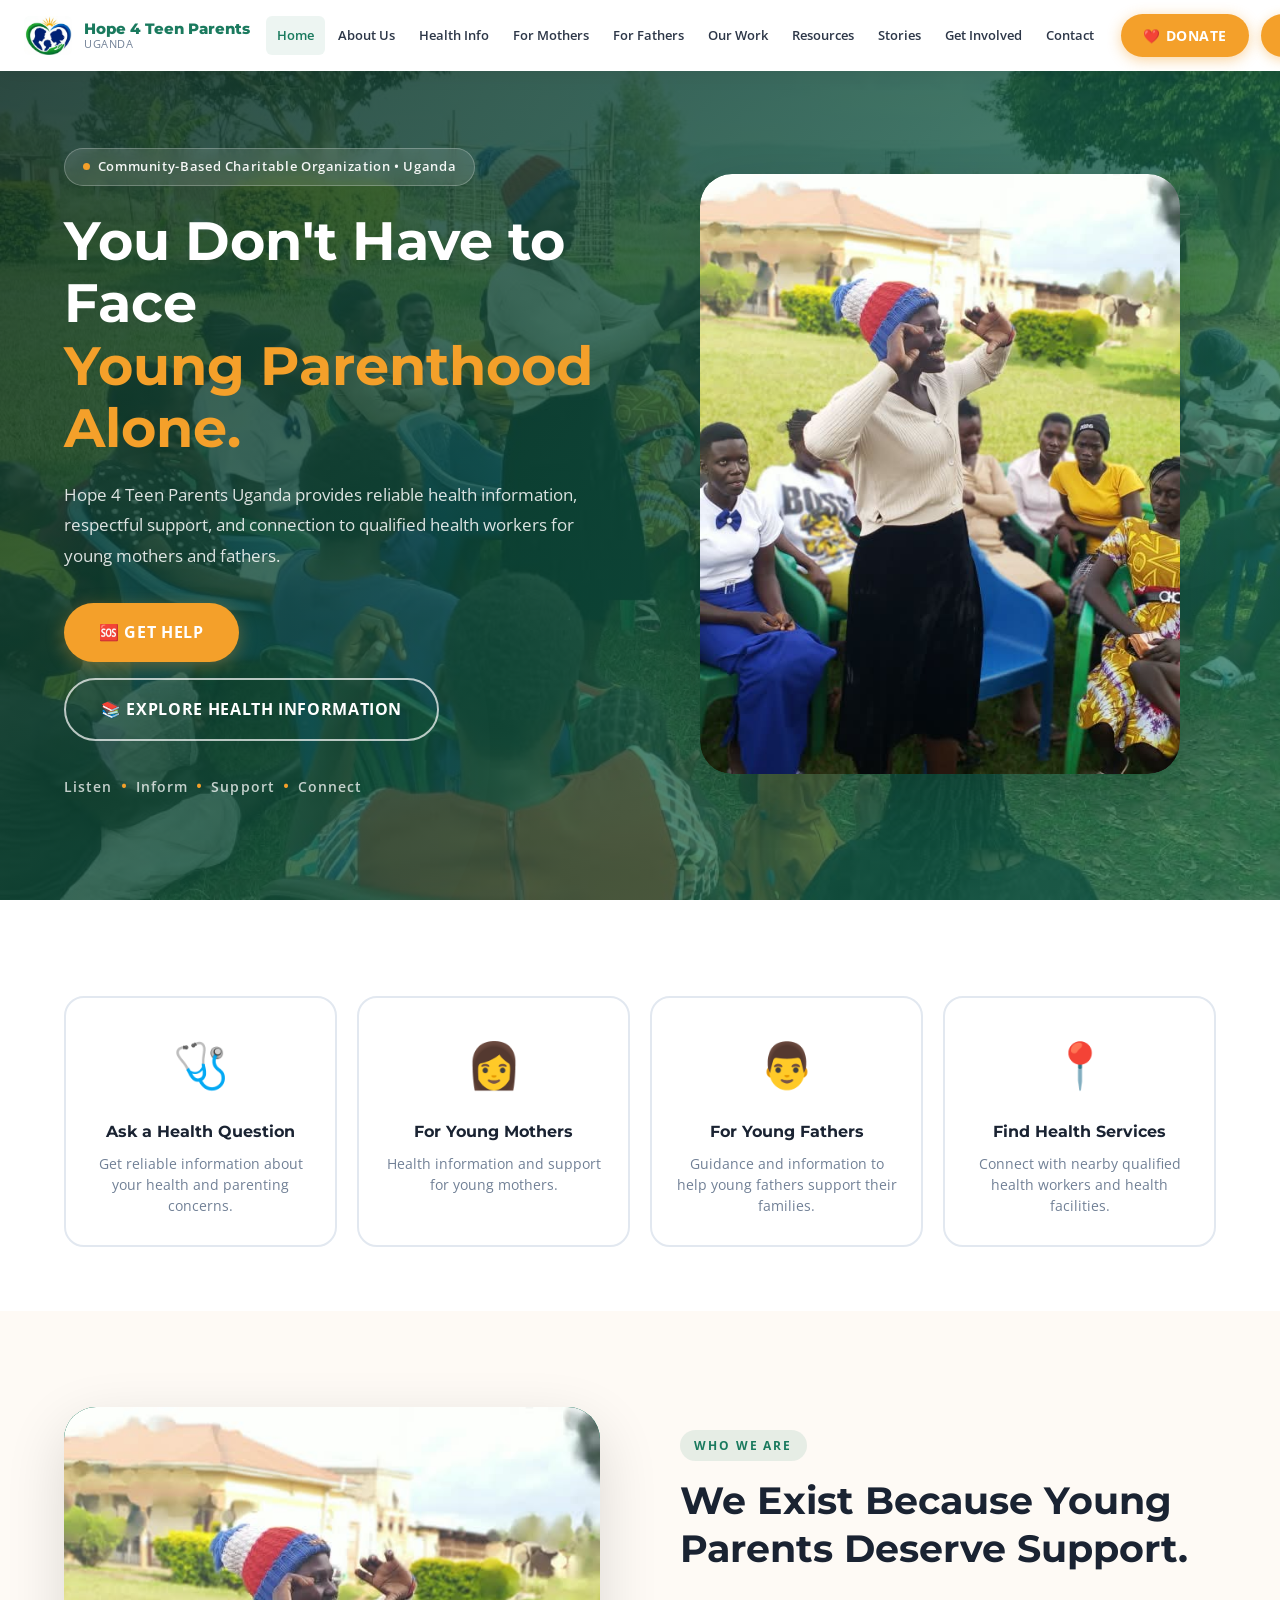
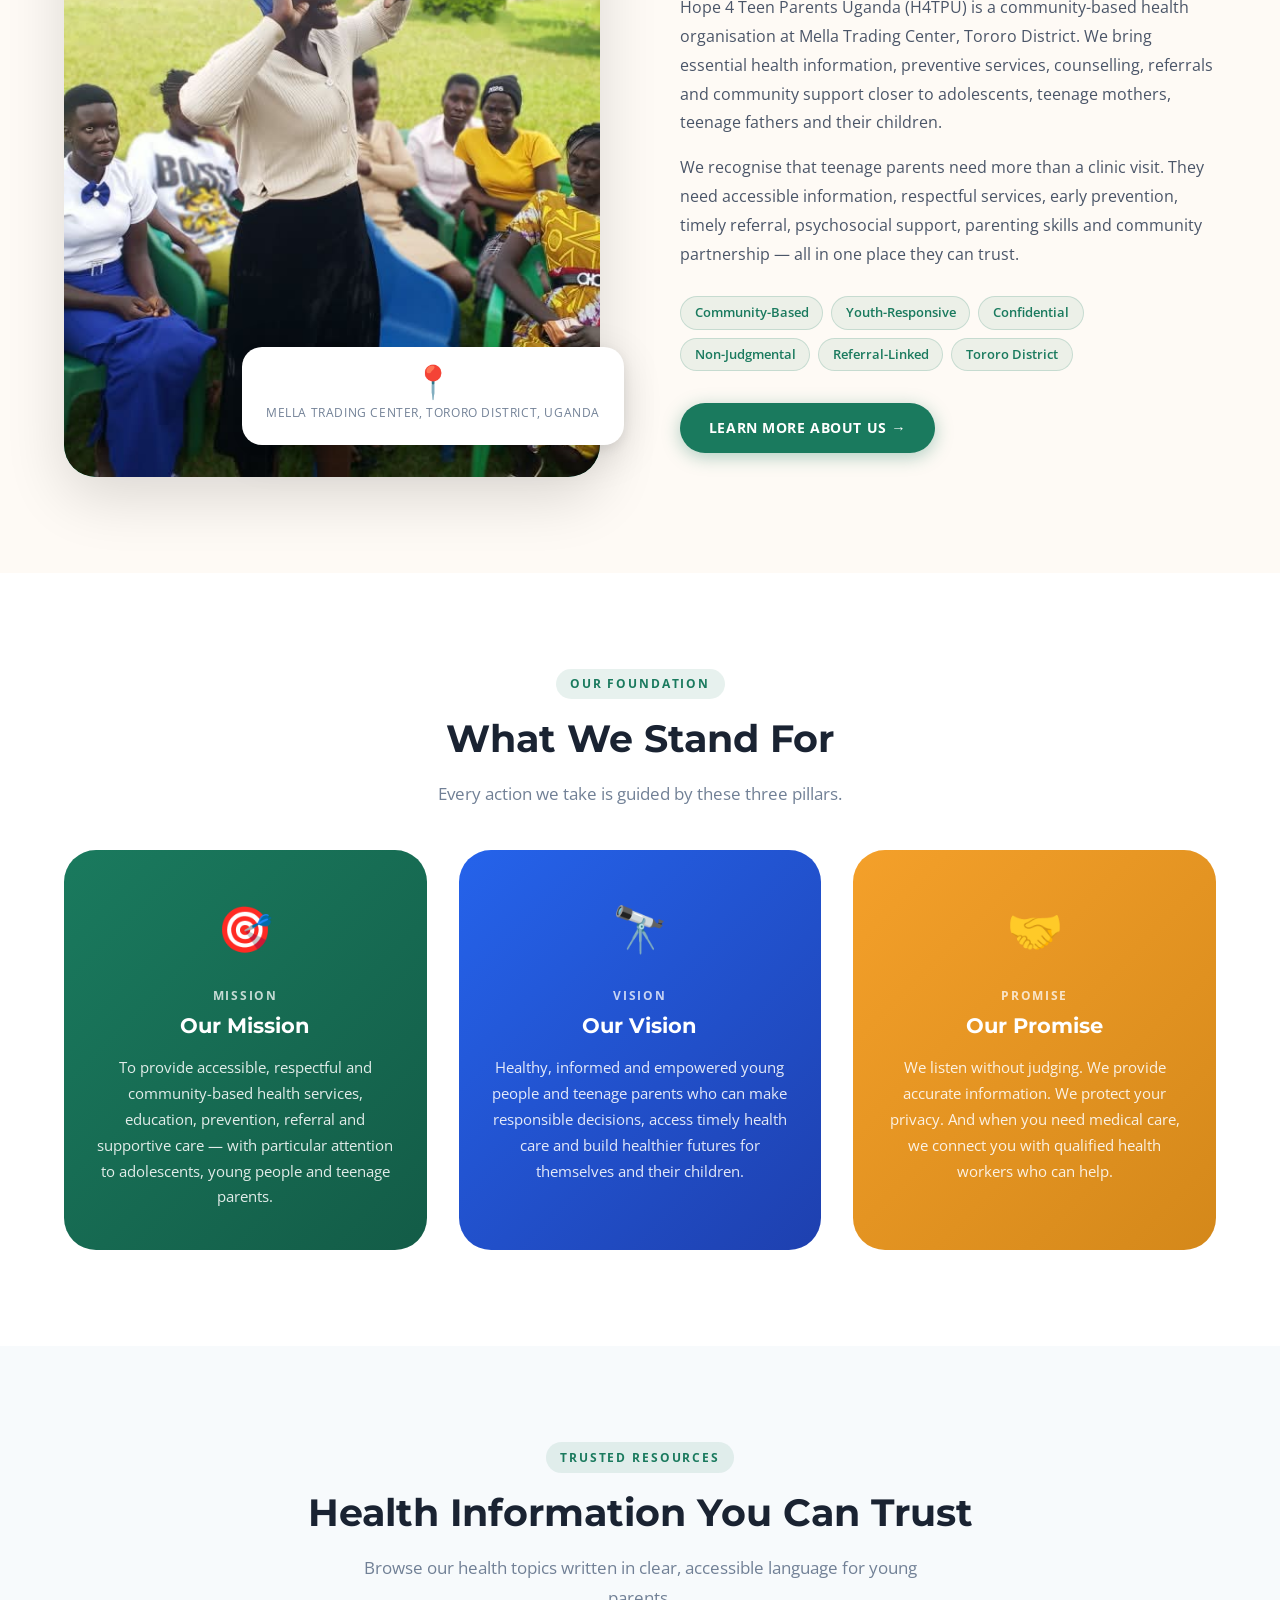
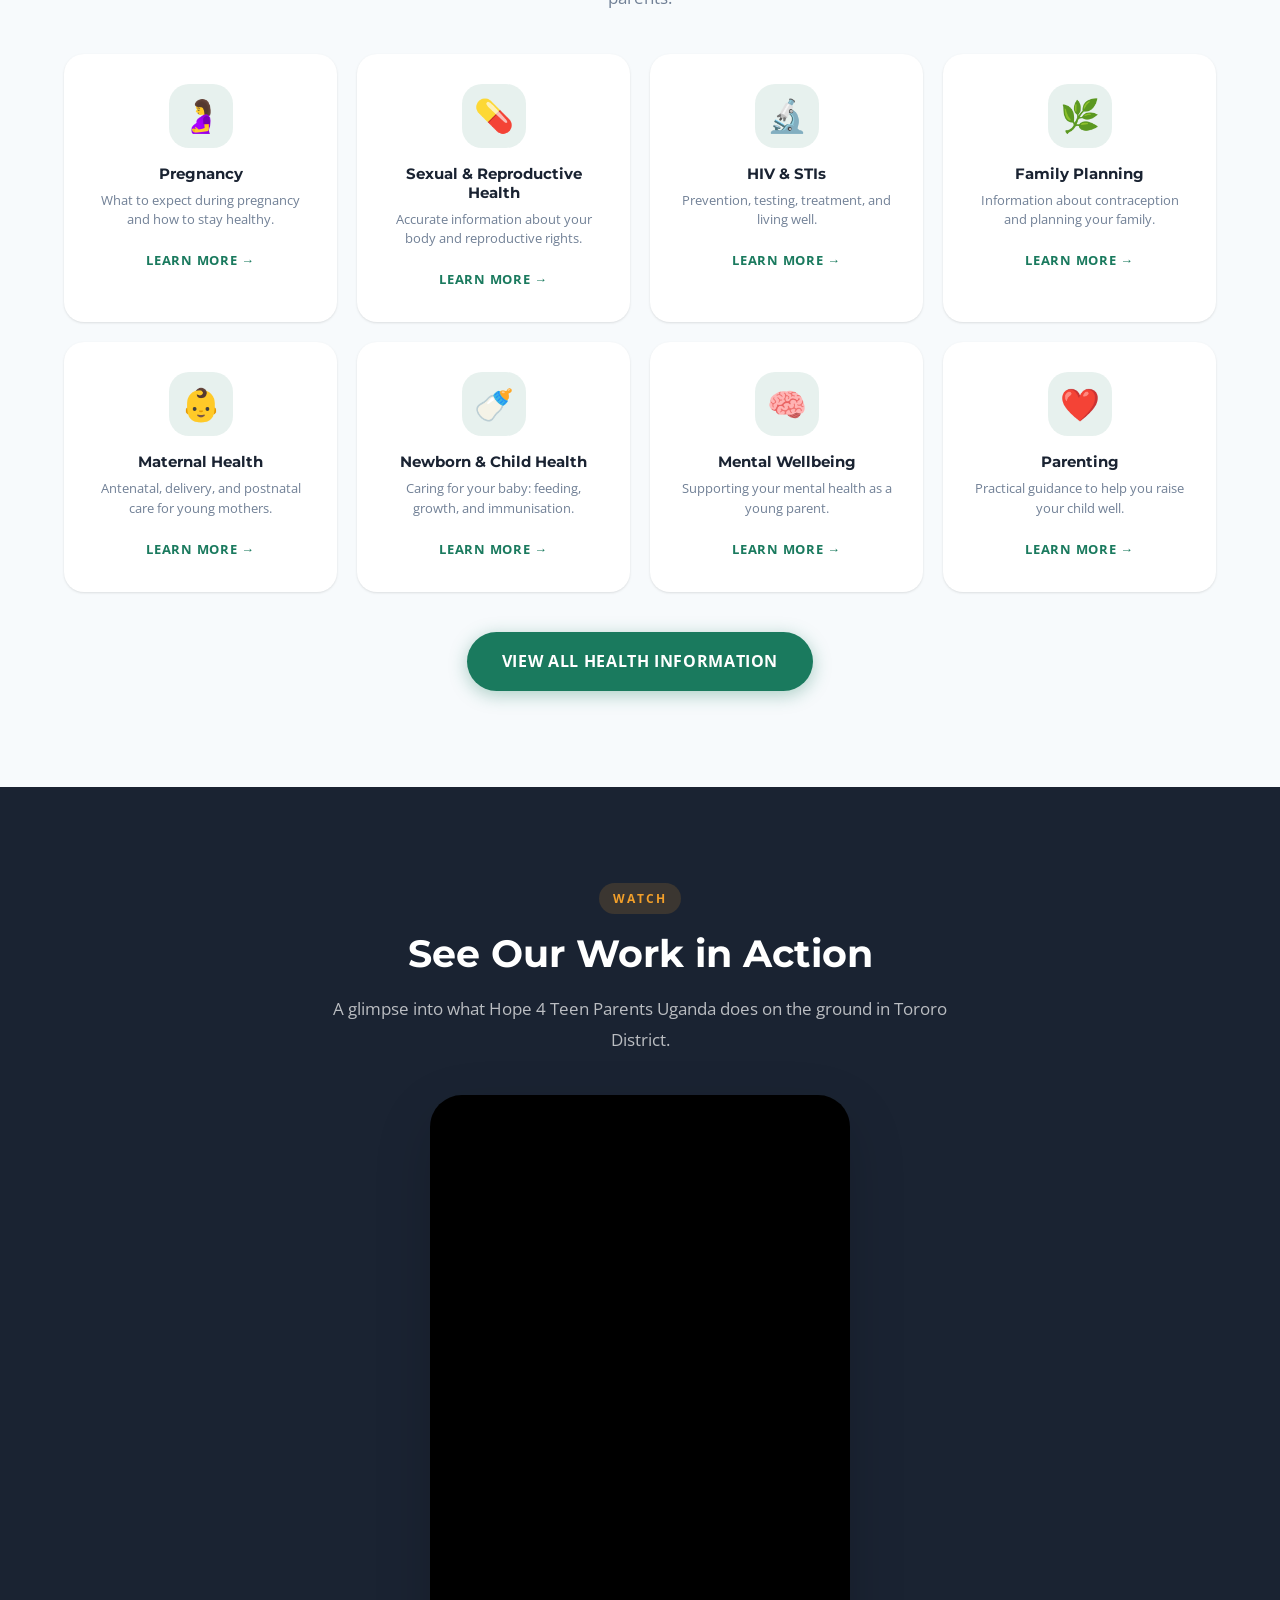
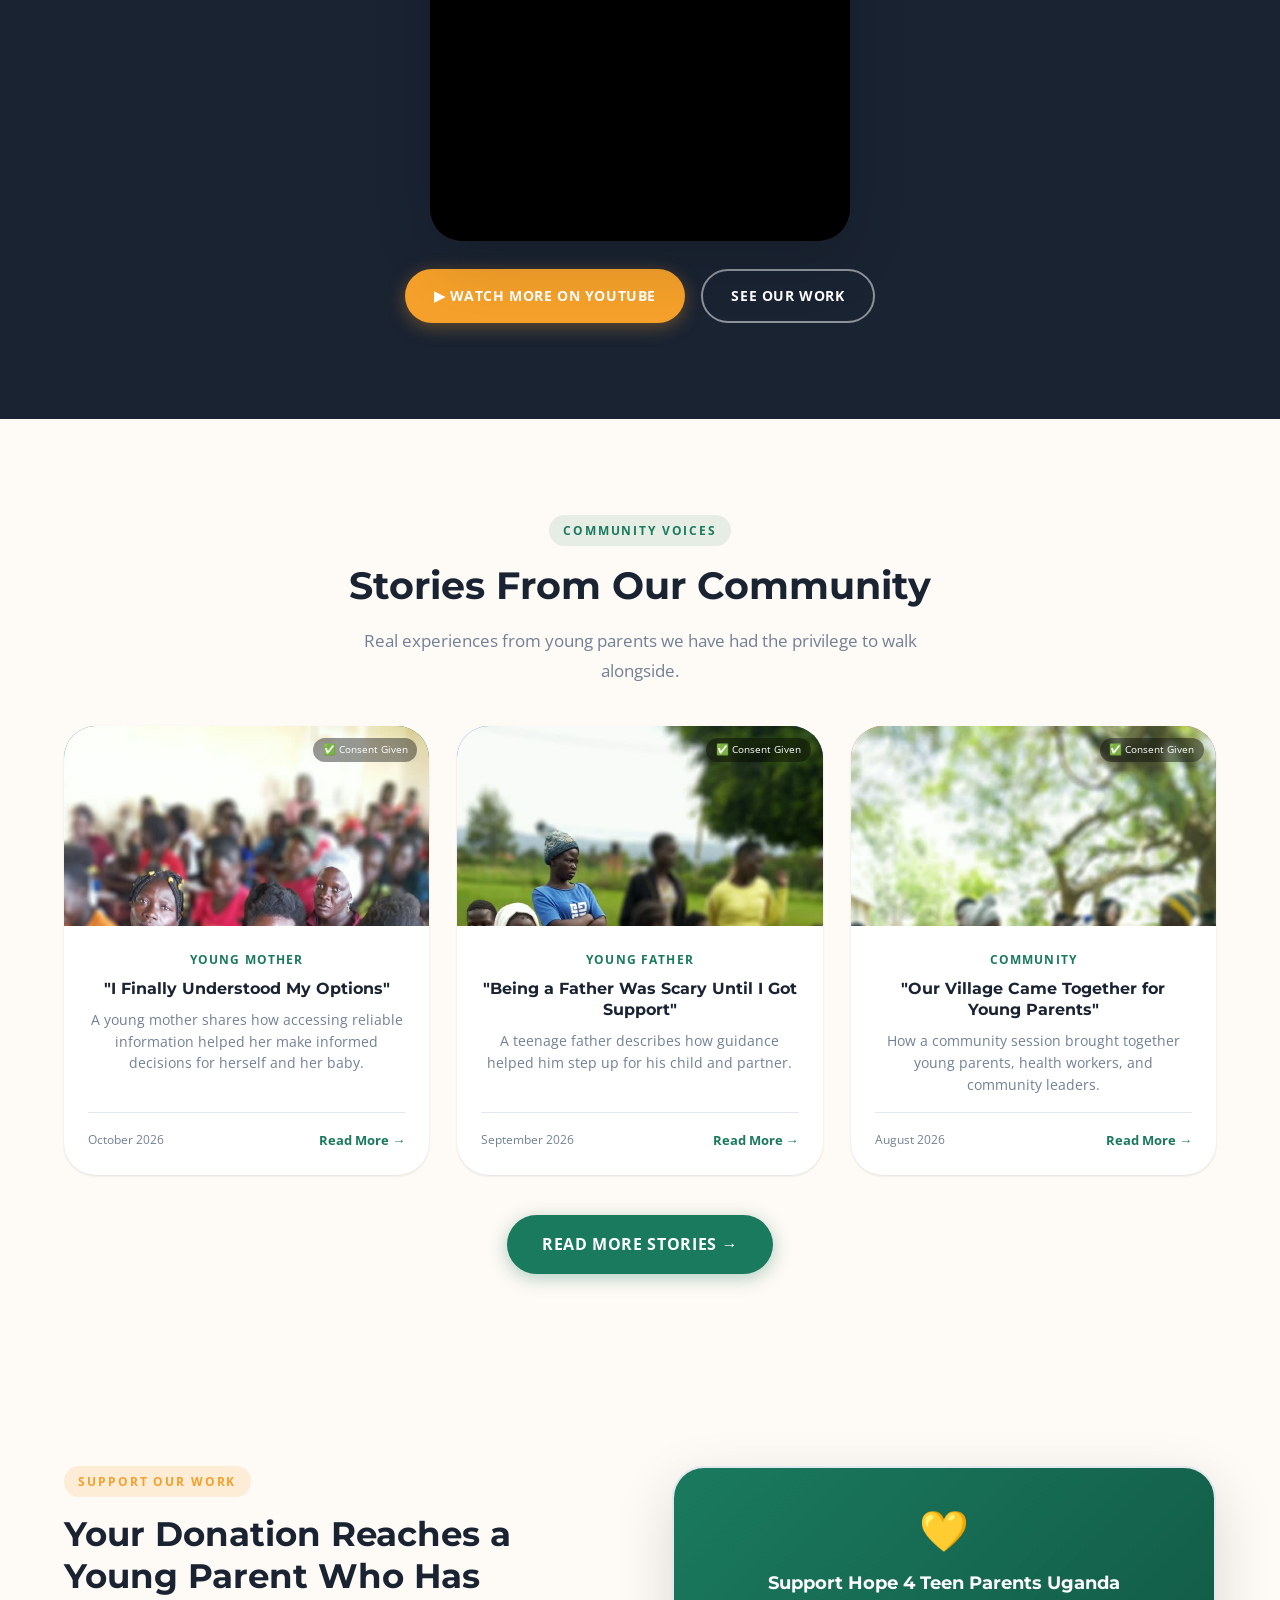
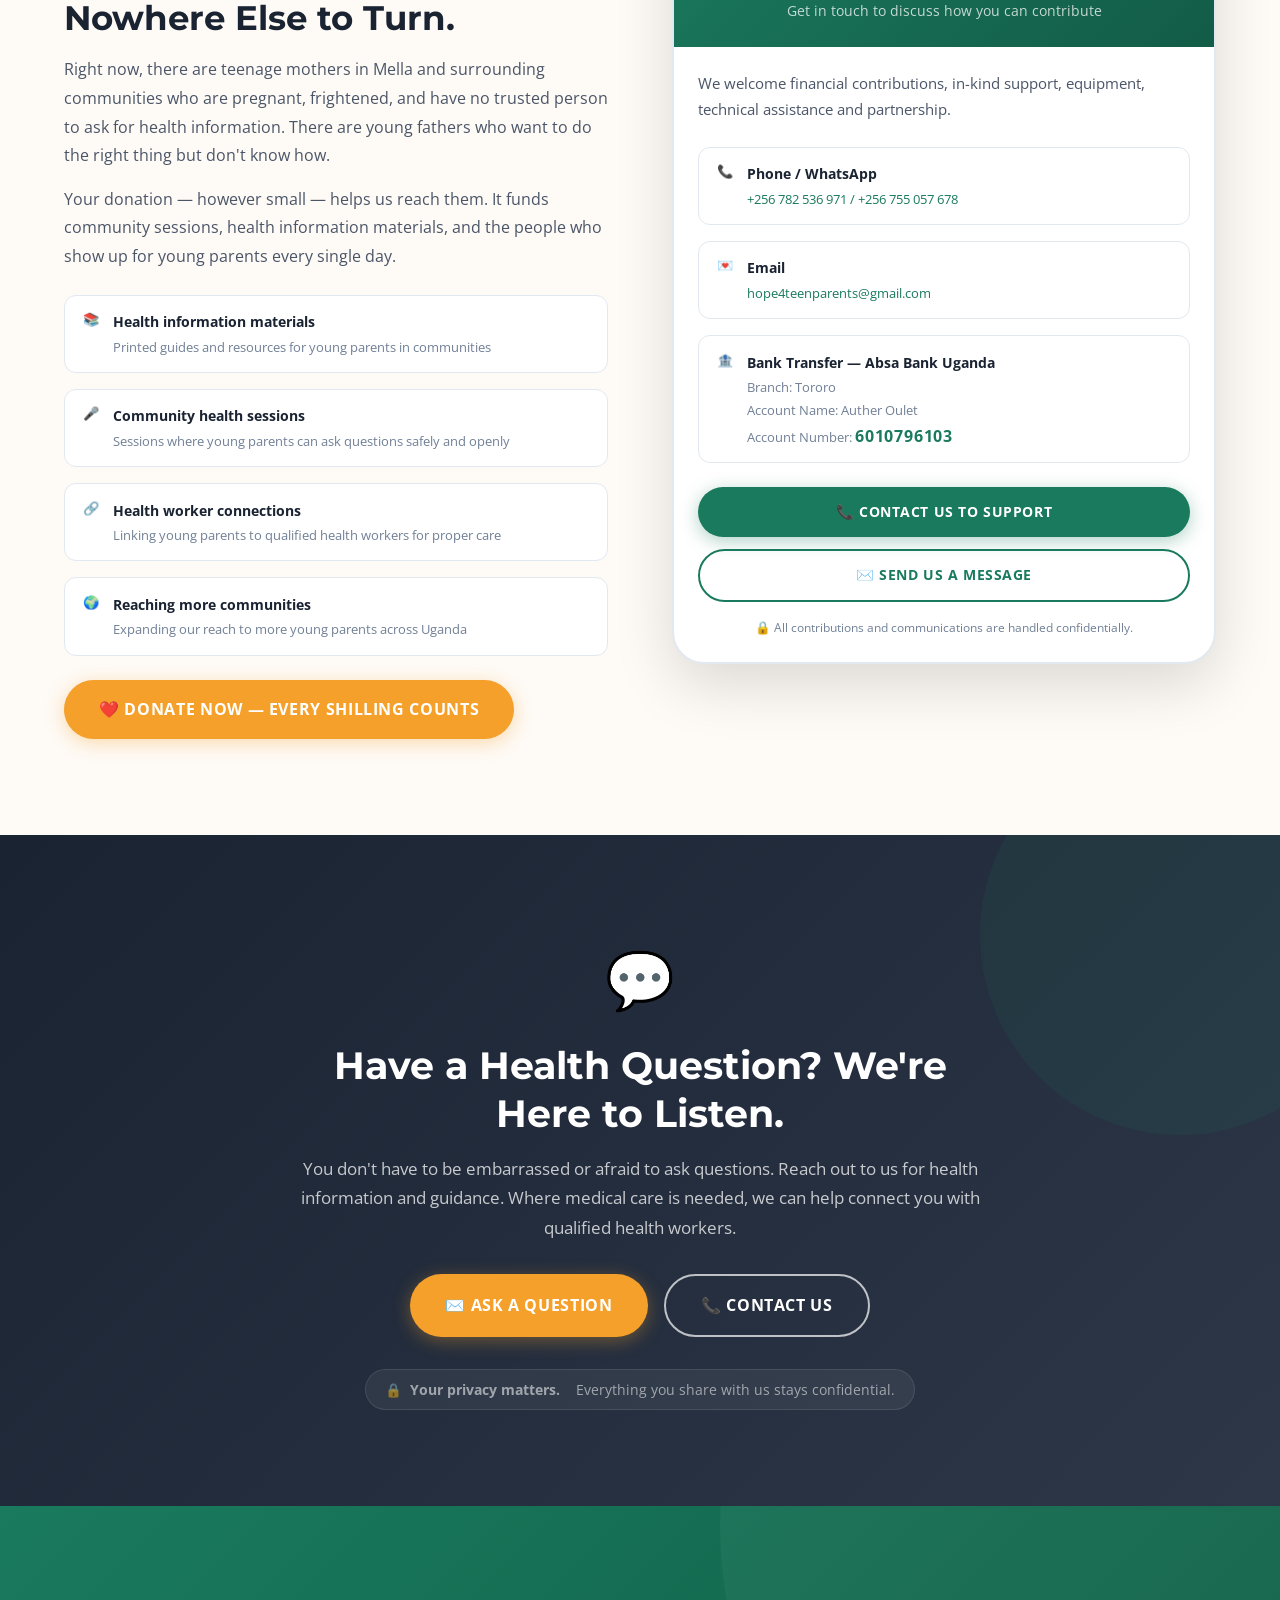
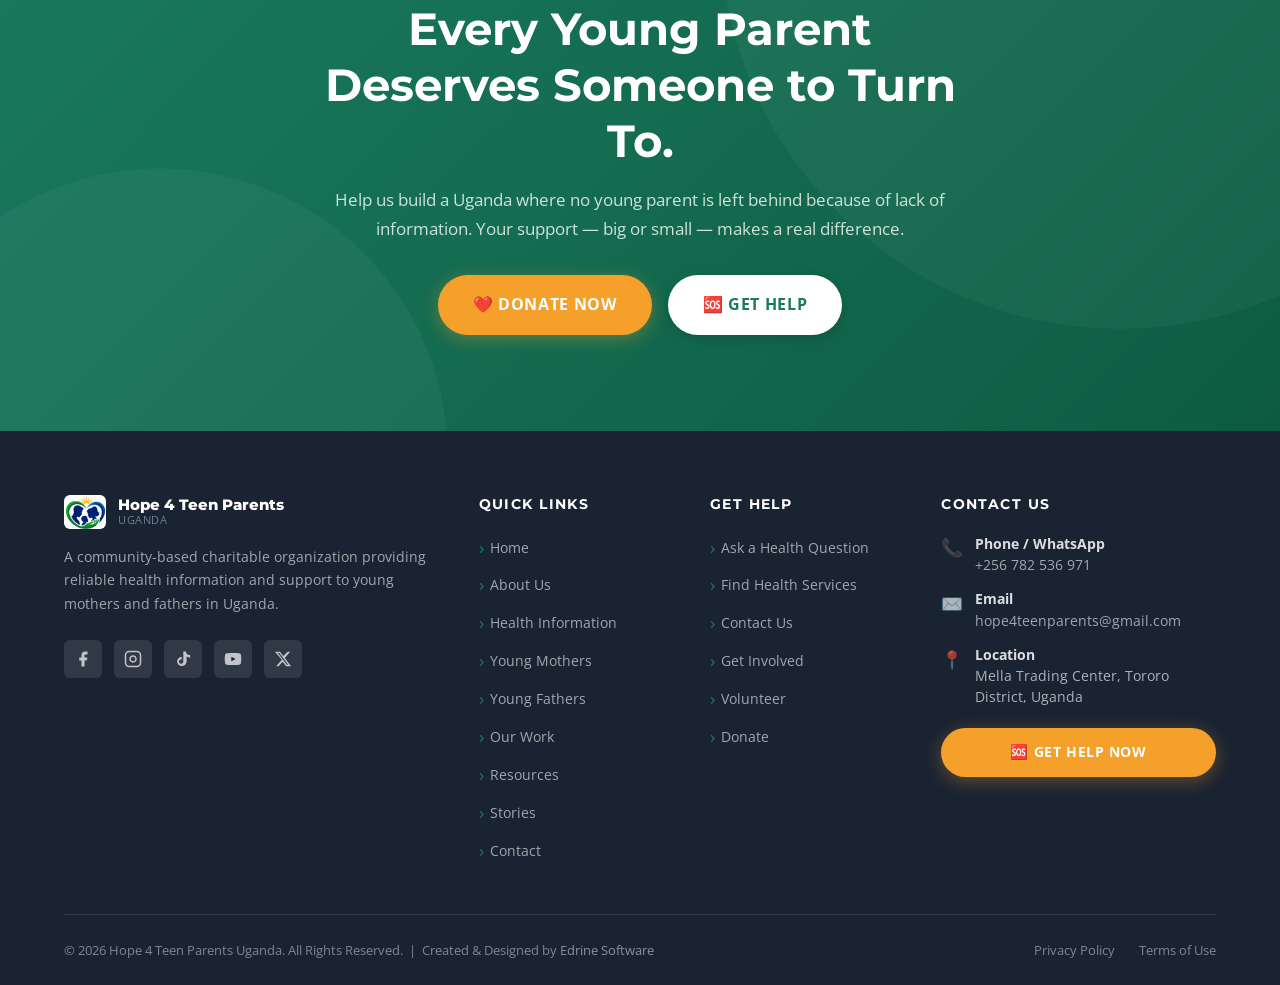
<file: index.html>
﻿<!DOCTYPE html>
<html lang="en">
<head>
  <meta charset="UTF-8" />
  <meta name="viewport" content="width=device-width, initial-scale=1.0" />
  <meta name="description" content="Hope 4 Teen Parents Uganda provides reliable health information, respectful support and connection to qualified health workers for young mothers and fathers in Tororo District, Uganda." />
  <meta name="keywords" content="young parents Uganda, teenage mothers Uganda, teenage fathers Uganda, adolescent health Uganda, Tororo District health, maternal health Uganda, reproductive health Uganda, Hope 4 Teen Parents, community health Mella Trading Center" />
  <meta name="author" content="Hope 4 Teen Parents Uganda" />
  <meta name="robots" content="index, follow" />
  <meta property="og:title" content="Hope 4 Teen Parents Uganda | Health Information & Support for Young Parents" />
  <meta property="og:description" content="Hope 4 Teen Parents Uganda provides reliable health information, respectful support and connection to qualified health workers for young mothers and fathers in Tororo District, Uganda." />
  <meta property="og:url" content="https://hope4teenparentsug.org/" />
  <meta property="og:type" content="website" />
  <meta property="og:image" content="https://hope4teenparentsug.org/w30.jpeg" />
  <meta name="twitter:card" content="summary_large_image" />
  <meta name="twitter:title" content="Hope 4 Teen Parents Uganda | Young Parents Health Support" />
  <meta name="twitter:description" content="Reliable health information and support for young parents in Tororo District, Uganda." />
  <meta name="twitter:image" content="https://hope4teenparentsug.org/w30.jpeg" />
  <meta name="google-site-verification" content="Sc1naEqCPp5NbhUn0ry4IT4XsNI1TUoT20wk7WJlbGo" />
  <link rel="canonical" href="https://hope4teenparentsug.org/" />
  <title>Hope 4 Teen Parents Uganda | Health Information & Support for Young Parents in Tororo District</title>
  <link rel="preconnect" href="https://fonts.googleapis.com" />
  <link rel="preconnect" href="https://fonts.gstatic.com" crossorigin />
  <link href="https://fonts.googleapis.com/css2?family=Montserrat:wght@600;700;800&family=Open+Sans:wght@400;500;600&display=swap" rel="stylesheet" />
  <link rel="icon" href="data:image/svg+xml,<svg xmlns='http://www.w3.org/2000/svg' viewBox='0 0 32 32'><rect width='32' height='32' rx='8' fill='%231a7a5e'/><text x='50%' y='55%' dominant-baseline='middle' text-anchor='middle' font-size='18'>💚</text></svg>" />
  <!-- Structured Data — Google Rich Results -->
  <script type="application/ld+json">
  {
    "@context": "https://schema.org",
    "@type": "NGO",
    "name": "Hope 4 Teen Parents Uganda",
    "alternateName": "H4TPU",
    "url": "https://hope4teenparentsug.org/",
    "logo": "https://hope4teenparentsug.org/logo.png",
    "description": "Hope 4 Teen Parents Uganda is a community-based health organisation providing reliable health information, respectful support and connection to qualified health workers for young mothers and fathers in Tororo District, Uganda.",
    "address": {
      "@type": "PostalAddress",
      "streetAddress": "Mella Trading Center",
      "addressLocality": "Mella",
      "addressRegion": "Tororo District",
      "addressCountry": "UG"
    },
    "contactPoint": [
      {
        "@type": "ContactPoint",
        "telephone": "+256-782-536-971",
        "contactType": "customer support",
        "availableLanguage": "English"
      },
      {
        "@type": "ContactPoint",
        "telephone": "+256-755-057-678",
        "contactType": "customer support",
        "availableLanguage": "English"
      }
    ],
    "email": "hope4teenparents@gmail.com",
    "sameAs": [
      "https://www.facebook.com/HopeTeenparentsuganda",
      "https://www.instagram.com/hope4teenparentsuganda",
      "https://www.tiktok.com/@hope4teenparentsu",
      "https://youtube.com/@hope4teenparentsuganda",
      "https://twitter.com/hope4teenpatent"
    ],
    "areaServed": {
      "@type": "Place",
      "name": "Tororo District, Uganda"
    },
    "knowsAbout": [
      "Adolescent Health",
      "Maternal Health",
      "Reproductive Health",
      "HIV Prevention",
      "Family Planning",
      "Teenage Parents Support",
      "Community Health Education"
    ]
  }
  </script>

  <link rel="stylesheet" href="css/style.css" />
  <link rel="manifest" href="manifest.json" />
  <meta name="theme-color" content="#1a7a5e" />
  <meta name="mobile-web-app-capable" content="yes" />
  <meta name="apple-mobile-web-app-capable" content="yes" />
  <meta name="apple-mobile-web-app-status-bar-style" content="black-translucent" />
  <meta name="apple-mobile-web-app-title" content="H4TPU" />
  <link rel="apple-touch-icon" href="logo.png" />
</head>
<body>

  <!-- HEADER -->
  <header class="site-header" id="site-header" role="banner">
    <div class="header-inner">
      <a href="index.html" class="logo" aria-label="Hope 4 Teen Parents Uganda — Home">
        <div class="logo-icon logo-icon--img" aria-hidden="true">
          <img src="logo.png" alt="Hope 4 Teen Parents Uganda logo" />
        </div>
        <div class="logo-text">
          <span class="logo-name">Hope 4 Teen Parents</span>
          <span class="logo-sub">Uganda</span>
        </div>
      </a>
      <nav class="main-nav" role="navigation" aria-label="Main navigation">
        <ul class="nav-list">
          <li><a href="index.html" class="active" aria-current="page">Home</a></li>
          <li><a href="about.html">About Us</a></li>
          <li><a href="health-information.html">Health Info</a></li>
          <li><a href="young-mothers.html">For Mothers</a></li>
          <li><a href="young-fathers.html">For Fathers</a></li>
          <li><a href="our-work.html">Our Work</a></li>
          <li><a href="resources.html">Resources</a></li>
          <li><a href="stories.html">Stories</a></li>
          <li><a href="get-involved.html">Get Involved</a></li>
          <li><a href="contact.html">Contact</a></li>
        </ul>
      </nav>
      <div class="header-actions">
        <a href="get-involved.html#donate" class="btn btn-donate">❤️ DONATE</a>
        <a href="contact.html" class="btn btn-get-help">🆘 GET HELP</a>
        <button class="hamburger" id="hamburger" aria-label="Open navigation menu" aria-expanded="false" aria-controls="mobile-nav">
          <span></span><span></span><span></span>
        </button>
      </div>
    </div>
  </header>

  <!-- MOBILE NAV -->
  <nav class="mobile-nav" id="mobile-nav" aria-label="Mobile navigation">
    <ul class="mobile-nav-list">
      <li><a href="index.html">🏠 Home</a></li>
      <li><a href="about.html">ℹ️ About Us</a></li>
      <li><a href="health-information.html">🩺 Health Information</a></li>
      <li><a href="young-mothers.html">👩 For Young Mothers</a></li>
      <li><a href="young-fathers.html">👨 For Young Fathers</a></li>
      <li><a href="our-work.html">⚙️ Our Work</a></li>
      <li><a href="resources.html">📚 Resources</a></li>
      <li><a href="stories.html">📖 Stories</a></li>
      <li><a href="get-involved.html">🤝 Get Involved</a></li>
      <li><a href="contact.html">📞 Contact</a></li>
    </ul>
    <div class="mobile-nav-footer">
      <a href="contact.html" class="btn btn-primary btn-lg" style="justify-content:center;">🆘 GET HELP NOW</a>
      <a href="get-involved.html#donate" class="btn btn-secondary btn-lg" style="justify-content:center;">❤️ Donate</a>
    </div>
  </nav>

  <main>

    <!-- HERO -->
    <section class="hero" aria-labelledby="hero-heading">
      <div class="hero-bg-shapes" aria-hidden="true">
        <div class="hero-shape hero-shape-1"></div>
        <div class="hero-shape hero-shape-2"></div>
        <div class="hero-shape hero-shape-3"></div>
      </div>
      <div class="hero-container">
        <div class="hero-content">
          <div class="hero-badge">
            <span class="dot" aria-hidden="true"></span>
            Community-Based Charitable Organization &bull; Uganda
          </div>
          <h1 class="hero-title" id="hero-heading">
            You Don't Have to Face
            <span class="highlight">Young Parenthood Alone.</span>
          </h1>
          <p class="hero-text">
            Hope 4 Teen Parents Uganda provides reliable health information, respectful support, and connection to qualified health workers for young mothers and fathers.
          </p>
          <div class="hero-buttons">
            <a href="contact.html" class="btn btn-secondary btn-lg">🆘 GET HELP</a>
            <a href="health-information.html" class="btn btn-outline btn-lg">📚 Explore Health Information</a>
          </div>
          <div class="hero-trust">
            <span>Listen</span><span class="divider">•</span>
            <span>Inform</span><span class="divider">•</span>
            <span>Support</span><span class="divider">•</span>
            <span>Connect</span>
          </div>
        </div>
        <div class="hero-visual" aria-hidden="true">
          <div class="hero-image-frame">
            <img src="w30.jpeg" alt="Community facilitator leading a health session for young parents in Tororo District, Uganda" />
          </div>
          <div class="hero-stats-bar">
            <div class="hero-stat"><span class="hero-stat-num" data-stat>500+</span><span class="hero-stat-label">Parents Reached</span></div>
            <div class="hero-stat"><span class="hero-stat-num" data-stat>20+</span><span class="hero-stat-label">Sessions</span></div>
            <div class="hero-stat"><span class="hero-stat-num" data-stat>10+</span><span class="hero-stat-label">Communities</span></div>
          </div>
        </div>
      </div>
    </section>

    <!-- QUICK HELP -->
    <section class="quick-help" aria-label="Quick help links">
      <div class="container">
        <div class="quick-help-grid">
          <a href="contact.html" class="quick-card reveal">
            <span class="quick-card-icon" aria-hidden="true">🩺</span>
            <div class="quick-card-title">Ask a Health Question</div>
            <p class="quick-card-text">Get reliable information about your health and parenting concerns.</p>
          </a>
          <a href="young-mothers.html" class="quick-card accent-rose reveal reveal-delay-1">
            <span class="quick-card-icon" aria-hidden="true">👩</span>
            <div class="quick-card-title">For Young Mothers</div>
            <p class="quick-card-text">Health information and support for young mothers.</p>
          </a>
          <a href="young-fathers.html" class="quick-card accent-amber reveal reveal-delay-2">
            <span class="quick-card-icon" aria-hidden="true">👨</span>
            <div class="quick-card-title">For Young Fathers</div>
            <p class="quick-card-text">Guidance and information to help young fathers support their families.</p>
          </a>
          <a href="contact.html" class="quick-card reveal reveal-delay-3">
            <span class="quick-card-icon" aria-hidden="true">📍</span>
            <div class="quick-card-title">Find Health Services</div>
            <p class="quick-card-text">Connect with nearby qualified health workers and health facilities.</p>
          </a>
        </div>
      </div>
    </section>

    <!-- BRIEF ABOUT -->
    <section class="about section-padding" aria-labelledby="about-heading">
      <div class="container">
        <div class="about-grid">
          <div class="about-image-wrap reveal">
            <div class="about-image-box about-image-box--photo" role="img" aria-label="Young parents reviewing health information together">
              <img src="w30.jpeg" alt="Community facilitator leading a session for young parents in Tororo District, Uganda" />
            </div>
            <div class="about-badge"><span class="about-badge-num">📍</span><span class="about-badge-label">Mella Trading Center, Tororo District, Uganda</span></div>
          </div>
          <div class="about-content reveal reveal-delay-2">
            <span class="section-label">Who We Are</span>
            <h2 id="about-heading">We Exist Because Young Parents Deserve Support.</h2>
            <p>Hope 4 Teen Parents Uganda (H4TPU) is a community-based health organisation at Mella Trading Center, Tororo District. We bring essential health information, preventive services, counselling, referrals and community support closer to adolescents, teenage mothers, teenage fathers and their children.</p>
            <p>We recognise that teenage parents need more than a clinic visit. They need accessible information, respectful services, early prevention, timely referral, psychosocial support, parenting skills and community partnership — all in one place they can trust.</p>
            <div class="about-tags">
              <span class="tag">Community-Based</span>
              <span class="tag">Youth-Responsive</span>
              <span class="tag">Confidential</span>
              <span class="tag">Non-Judgmental</span>
              <span class="tag">Referral-Linked</span>
              <span class="tag">Tororo District</span>
            </div>
            <a href="about.html" class="btn btn-primary">Learn More About Us →</a>
          </div>
        </div>
      </div>
    </section>

    <!-- MISSION / VISION / PROMISE -->
    <section class="mvp section-padding" aria-labelledby="mvp-heading">
      <div class="container text-center">
        <span class="section-label">Our Foundation</span>
        <h2 id="mvp-heading" class="section-title">What We Stand For</h2>
        <p class="section-subtitle">Every action we take is guided by these three pillars.</p>
        <div class="mvp-grid">
          <div class="mvp-card mission reveal">
            <span class="mvp-icon" aria-hidden="true">🎯</span>
            <div class="mvp-label">Mission</div>
            <h3>Our Mission</h3>
            <p>To provide accessible, respectful and community-based health services, education, prevention, referral and supportive care — with particular attention to adolescents, young people and teenage parents.</p>
          </div>
          <div class="mvp-card vision reveal reveal-delay-2">
            <span class="mvp-icon" aria-hidden="true">🔭</span>
            <div class="mvp-label">Vision</div>
            <h3>Our Vision</h3>
            <p>Healthy, informed and empowered young people and teenage parents who can make responsible decisions, access timely health care and build healthier futures for themselves and their children.</p>
          </div>
          <div class="mvp-card promise reveal reveal-delay-4">
            <span class="mvp-icon" aria-hidden="true">🤝</span>
            <div class="mvp-label">Promise</div>
            <h3>Our Promise</h3>
            <p>We listen without judging. We provide accurate information. We protect your privacy. And when you need medical care, we connect you with qualified health workers who can help.</p>
          </div>
        </div>
      </div>
    </section>

    <!-- HEALTH TOPICS PREVIEW -->
    <section class="health-info section-padding" aria-labelledby="health-preview-heading">
      <div class="container text-center">
        <span class="section-label">Trusted Resources</span>
        <h2 id="health-preview-heading" class="section-title">Health Information You Can Trust</h2>
        <p class="section-subtitle">Browse our health topics written in clear, accessible language for young parents.</p>
        <div class="health-grid">
          <article class="health-card reveal"><div class="health-card-icon">🤰</div><h4>Pregnancy</h4><p>What to expect during pregnancy and how to stay healthy.</p><a href="health-information.html" class="btn-link">Learn More →</a></article>
          <article class="health-card reveal reveal-delay-1"><div class="health-card-icon">💊</div><h4>Sexual &amp; Reproductive Health</h4><p>Accurate information about your body and reproductive rights.</p><a href="health-information.html" class="btn-link">Learn More →</a></article>
          <article class="health-card reveal reveal-delay-2"><div class="health-card-icon">🔬</div><h4>HIV &amp; STIs</h4><p>Prevention, testing, treatment, and living well.</p><a href="health-information.html" class="btn-link">Learn More →</a></article>
          <article class="health-card reveal reveal-delay-3"><div class="health-card-icon">🌿</div><h4>Family Planning</h4><p>Information about contraception and planning your family.</p><a href="health-information.html" class="btn-link">Learn More →</a></article>
          <article class="health-card reveal"><div class="health-card-icon">👶</div><h4>Maternal Health</h4><p>Antenatal, delivery, and postnatal care for young mothers.</p><a href="health-information.html" class="btn-link">Learn More →</a></article>
          <article class="health-card reveal reveal-delay-1"><div class="health-card-icon">🍼</div><h4>Newborn &amp; Child Health</h4><p>Caring for your baby: feeding, growth, and immunisation.</p><a href="health-information.html" class="btn-link">Learn More →</a></article>
          <article class="health-card reveal reveal-delay-2"><div class="health-card-icon">🧠</div><h4>Mental Wellbeing</h4><p>Supporting your mental health as a young parent.</p><a href="health-information.html" class="btn-link">Learn More →</a></article>
          <article class="health-card reveal reveal-delay-3"><div class="health-card-icon">❤️</div><h4>Parenting</h4><p>Practical guidance to help you raise your child well.</p><a href="health-information.html" class="btn-link">Learn More →</a></article>
        </div>
        <a href="health-information.html" class="btn btn-primary btn-lg">View All Health Information</a>
      </div>
    </section>

    <!-- VIDEO SECTION -->
    <section class="section-padding" style="background:var(--color-dark);" aria-labelledby="video-heading">
      <div class="container text-center">
        <span class="section-label" style="color:var(--color-secondary);background:rgba(244,160,42,0.15);">Watch</span>
        <h2 id="video-heading" class="section-title" style="color:white;">See Our Work in Action</h2>
        <p class="section-subtitle" style="color:rgba(255,255,255,0.7);">A glimpse into what Hope 4 Teen Parents Uganda does on the ground in Tororo District.</p>

        <div class="video-wrap reveal">
          <iframe
            src="https://www.youtube.com/embed/IP9wIBCWex0"
            title="Hope 4 Teen Parents Uganda — Community Health Session"
            frameborder="0"
            allow="accelerometer; autoplay; clipboard-write; encrypted-media; gyroscope; picture-in-picture"
            allowfullscreen
            loading="lazy">
          </iframe>
        </div>

        <div style="margin-top:1.75rem;display:flex;gap:1rem;justify-content:center;flex-wrap:wrap;">
          <a href="https://youtube.com/@hope4teenparentsuganda?si=vQItVOc5aU5wI0wI" target="_blank" rel="noopener noreferrer" class="btn btn-secondary">
            ▶ Watch More on YouTube
          </a>
          <a href="our-work.html" class="btn btn-outline" style="color:white;border-color:rgba(255,255,255,0.5);">
            See Our Work
          </a>
        </div>
      </div>
    </section>

    <!-- STORIES PREVIEW -->
    <section class="stories section-padding" aria-labelledby="stories-preview-heading">
      <div class="container text-center">
        <span class="section-label">Community Voices</span>
        <h2 id="stories-preview-heading" class="section-title">Stories From Our Community</h2>
        <p class="section-subtitle">Real experiences from young parents we have had the privilege to walk alongside.</p>
        <div class="stories-grid">
          <article class="story-card reveal">
            <div class="story-image story-image--photo" role="img" aria-label="Young mothers community session">
              <img src="w20.jpeg" alt="Young mothers attending a community health session" />
              <span class="story-consent-badge">✅ Consent Given</span>
            </div>
            <div class="story-body">
              <div class="story-category">Young Mother</div>
              <h3 class="story-title">"I Finally Understood My Options"</h3>
              <p class="story-excerpt">A young mother shares how accessing reliable information helped her make informed decisions for herself and her baby.</p>
              <div class="story-meta"><span class="story-date">October 2026</span><a href="stories.html" class="btn-text">Read More →</a></div>
            </div>
          </article>
          <article class="story-card reveal reveal-delay-2">
            <div class="story-image story-image--photo img-2" role="img" aria-label="Young father story">
              <img src="w25.jpeg" alt="Facilitator addressing young men at a community session" />
              <span class="story-consent-badge">✅ Consent Given</span>
            </div>
            <div class="story-body">
              <div class="story-category">Young Father</div>
              <h3 class="story-title">"Being a Father Was Scary Until I Got Support"</h3>
              <p class="story-excerpt">A teenage father describes how guidance helped him step up for his child and partner.</p>
              <div class="story-meta"><span class="story-date">September 2026</span><a href="stories.html" class="btn-text">Read More →</a></div>
            </div>
          </article>
          <article class="story-card reveal reveal-delay-4">
            <div class="story-image story-image--photo img-3" role="img" aria-label="Community story">
              <img src="w7.jpeg" alt="Health worker and community members at an outdoor outreach session" />
              <span class="story-consent-badge">✅ Consent Given</span>
            </div>
            <div class="story-body">
              <div class="story-category">Community</div>
              <h3 class="story-title">"Our Village Came Together for Young Parents"</h3>
              <p class="story-excerpt">How a community session brought together young parents, health workers, and community leaders.</p>
              <div class="story-meta"><span class="story-date">August 2026</span><a href="stories.html" class="btn-text">Read More →</a></div>
            </div>
          </article>
        </div>
        <a href="stories.html" class="btn btn-primary btn-lg">Read More Stories →</a>
      </div>
    </section>

    <!-- DONATE SECTION -->
    <section class="donate-section section-padding" id="donate" aria-labelledby="donate-heading">
      <div class="container">
        <div class="donate-inner">

          <div class="donate-content reveal">
            <span class="section-label" style="color:var(--color-secondary);background:rgba(244,160,42,0.15);">Support Our Work</span>
            <h2 id="donate-heading">Your Donation Reaches a Young Parent Who Has Nowhere Else to Turn.</h2>
            <p>Right now, there are teenage mothers in Mella and surrounding communities who are pregnant, frightened, and have no trusted person to ask for health information. There are young fathers who want to do the right thing but don't know how.</p>
            <p>Your donation — however small — helps us reach them. It funds community sessions, health information materials, and the people who show up for young parents every single day.</p>

            <div class="donate-impact-list" aria-label="What your donation funds">
              <div class="donate-impact-item">
                <span class="donate-impact-icon" aria-hidden="true">📚</span>
                <div>
                  <strong>Health information materials</strong>
                  <span>Printed guides and resources for young parents in communities</span>
                </div>
              </div>
              <div class="donate-impact-item">
                <span class="donate-impact-icon" aria-hidden="true">🎤</span>
                <div>
                  <strong>Community health sessions</strong>
                  <span>Sessions where young parents can ask questions safely and openly</span>
                </div>
              </div>
              <div class="donate-impact-item">
                <span class="donate-impact-icon" aria-hidden="true">🔗</span>
                <div>
                  <strong>Health worker connections</strong>
                  <span>Linking young parents to qualified health workers for proper care</span>
                </div>
              </div>
              <div class="donate-impact-item">
                <span class="donate-impact-icon" aria-hidden="true">🌍</span>
                <div>
                  <strong>Reaching more communities</strong>
                  <span>Expanding our reach to more young parents across Uganda</span>
                </div>
              </div>
            </div>

            <a href="get-involved.html#donate" class="btn btn-secondary btn-lg" style="margin-top:1.5rem;">
              ❤️ Donate Now — Every Shilling Counts
            </a>
          </div>

          <div class="donate-box-wrap reveal reveal-delay-2">
            <div class="donate-box">
              <div class="donate-box-header">
                <span aria-hidden="true">💛</span>
                <h3>Support Hope 4 Teen Parents Uganda</h3>
                <p>Get in touch to discuss how you can contribute</p>
              </div>

              <div style="padding:1.5rem;">
                <p style="font-size:0.92rem;color:var(--color-mid);line-height:1.75;margin-bottom:1.5rem;">
                  We welcome financial contributions, in-kind support, equipment, technical assistance and partnership.
                </p>
                <div class="donate-impact-list">
                  <div class="donate-impact-item">
                    <span class="donate-impact-icon">&#128222;</span>
                    <div><strong>Phone / WhatsApp</strong><span><a href="tel:+256782536971" style="color:var(--color-primary);">+256 782 536 971 / +256 755 057 678</a></span></div>
                  </div>
                  <div class="donate-impact-item">
                    <span class="donate-impact-icon">&#128140;</span>
                    <div><strong>Email</strong><span><a href="mailto:hope4teenparents@gmail.com" style="color:var(--color-primary);">hope4teenparents@gmail.com</a></span></div>
                  </div>
                  <div class="donate-impact-item">
                    <span class="donate-impact-icon">&#127974;</span>
                    <div>
                      <strong>Bank Transfer &mdash; Absa Bank Uganda</strong>
                      <span>Branch: Tororo</span>
                      <span>Account Name: Auther Oulet</span>
                      <span>Account Number: <strong style="color:var(--color-primary);font-size:1rem;letter-spacing:0.05em;">6010796103</strong></span>
                    </div>
                  </div>
                </div>
                <a href="contact.html" class="btn btn-primary" style="width:100%;justify-content:center;margin-top:1.5rem;">
                  📞 Contact Us to Support
                </a>
                <a href="contact.html" class="btn btn-outline-primary" style="width:100%;justify-content:center;margin-top:0.75rem;">
                  ✉️ Send Us a Message
                </a>

                <p style="font-size:0.78rem;color:var(--color-light);text-align:center;margin-top:1rem;line-height:1.55;">
                  🔒 All contributions and communications are handled confidentially.
                </p>
              </div>

            </div>
          </div>

        </div>
      </div>
    </section>

    <!-- CONFIDENTIAL HELP -->
    <section class="confidential section-padding" aria-labelledby="conf-heading">
      <div class="container">
        <div class="confidential-inner">
          <span class="confidential-icon" aria-hidden="true">💬</span>
          <h2 id="conf-heading">Have a Health Question? We're Here to Listen.</h2>
          <p>You don't have to be embarrassed or afraid to ask questions. Reach out to us for health information and guidance. Where medical care is needed, we can help connect you with qualified health workers.</p>
          <div class="confidential-buttons">
            <a href="contact.html" class="btn btn-secondary btn-lg">✉️ Ask a Question</a>
            <a href="contact.html" class="btn btn-outline btn-lg">📞 Contact Us</a>
          </div>
          <div class="privacy-note">🔒 <strong>Your privacy matters.</strong>&nbsp; Everything you share with us stays confidential.</div>
        </div>
      </div>
    </section>

    <!-- FINAL CTA -->
    <section class="final-cta section-padding" aria-labelledby="cta-heading">
      <div class="container">
        <div class="final-cta-inner">
          <h2 id="cta-heading">Every Young Parent Deserves Someone to Turn To.</h2>
          <p>Help us build a Uganda where no young parent is left behind because of lack of information. Your support — big or small — makes a real difference.</p>
          <div class="final-cta-buttons">
            <a href="get-involved.html#donate" class="btn btn-secondary btn-lg">❤️ DONATE NOW</a>
            <a href="contact.html" class="btn btn-white btn-lg">🆘 GET HELP</a>
          </div>
        </div>
      </div>
    </section>

  </main>

  <!-- FOOTER -->
  <footer class="site-footer" role="contentinfo">
    <div class="container">
      <div class="footer-top">
        <div class="footer-brand">
          <a href="index.html" class="logo"><div class="logo-icon logo-icon--img" aria-hidden="true"><img src="logo.png" alt="Hope 4 Teen Parents Uganda logo" /></div><div class="logo-text"><span class="logo-name">Hope 4 Teen Parents</span><span class="logo-sub">Uganda</span></div></a>
          <p>A community-based charitable organization providing reliable health information and support to young mothers and fathers in Uganda.</p>
          <div class="footer-social">
            <a href="https://www.facebook.com/HopeTeenparentsuganda" class="social-link" aria-label="Facebook" target="_blank" rel="noopener noreferrer"><svg width="18" height="18" viewBox="0 0 24 24" fill="currentColor"><path d="M18 2h-3a5 5 0 0 0-5 5v3H7v4h3v8h4v-8h3l1-4h-4V7a1 1 0 0 1 1-1h3z"/></svg></a>
            <a href="https://www.instagram.com/hope4teenparentsuganda" class="social-link" aria-label="Instagram" target="_blank" rel="noopener noreferrer"><svg width="18" height="18" viewBox="0 0 24 24" fill="none" stroke="currentColor" stroke-width="2"><rect x="2" y="2" width="20" height="20" rx="5"/><path d="M16 11.37A4 4 0 1 1 12.63 8 4 4 0 0 1 16 11.37z"/><line x1="17.5" y1="6.5" x2="17.51" y2="6.5"/></svg></a>
            <a href="https://www.tiktok.com/@hope4teenparentsu" class="social-link" aria-label="TikTok" target="_blank" rel="noopener noreferrer"><svg width="18" height="18" viewBox="0 0 24 24" fill="currentColor"><path d="M19.59 6.69a4.83 4.83 0 0 1-3.77-4.25V2h-3.45v13.67a2.89 2.89 0 0 1-5.77 0 2.89 2.89 0 0 1 2.89-2.89c.28 0 .54.04.79.1V9.01a6.34 6.34 0 0 0-6.13 6.33 6.34 6.34 0 0 0 12.67 0V8.69a8.2 8.2 0 0 0 4.79 1.53V6.77a4.85 4.85 0 0 1-1.02-.08z"/></svg></a>
            <a href="https://youtube.com/@hope4teenparentsuganda?si=vQItVOc5aU5wI0wI" class="social-link" aria-label="YouTube" target="_blank" rel="noopener noreferrer"><svg width="18" height="18" viewBox="0 0 24 24" fill="currentColor"><path d="M22.54 6.42a2.78 2.78 0 0 0-1.95-1.96C18.88 4 12 4 12 4s-6.88 0-8.59.46a2.78 2.78 0 0 0-1.95 1.96A29 29 0 0 0 1 12a29 29 0 0 0 .46 5.58A2.78 2.78 0 0 0 3.41 19.54C5.12 20 12 20 12 20s6.88 0 8.59-.46a2.78 2.78 0 0 0 1.95-1.96A29 29 0 0 0 23 12a29 29 0 0 0-.46-5.58z"/><polygon fill="#1a2332" points="9.75,15.02 15.5,12 9.75,8.98"/></svg></a>
            <a href="https://twitter.com/hope4teenpatent" class="social-link" aria-label="Twitter / X" target="_blank" rel="noopener noreferrer"><svg width="18" height="18" viewBox="0 0 24 24" fill="currentColor"><path d="M18.244 2.25h3.308l-7.227 8.26 8.502 11.24H16.17l-4.714-6.231-5.401 6.231H2.747l7.73-8.835L1.254 2.25H8.08l4.261 5.632 5.903-5.632zm-1.161 17.52h1.833L7.084 4.126H5.117z"/></svg></a>
          </div>
        </div>
        <div class="footer-col">
          <h4>Quick Links</h4>
          <ul class="footer-links">
            <li><a href="index.html">Home</a></li>
            <li><a href="about.html">About Us</a></li>
            <li><a href="health-information.html">Health Information</a></li>
            <li><a href="young-mothers.html">Young Mothers</a></li>
            <li><a href="young-fathers.html">Young Fathers</a></li>
            <li><a href="our-work.html">Our Work</a></li>
            <li><a href="resources.html">Resources</a></li>
            <li><a href="stories.html">Stories</a></li>
            <li><a href="contact.html">Contact</a></li>
          </ul>
        </div>
        <div class="footer-col">
          <h4>Get Help</h4>
          <ul class="footer-links">
            <li><a href="contact.html">Ask a Health Question</a></li>
            <li><a href="contact.html">Find Health Services</a></li>
            <li><a href="contact.html">Contact Us</a></li>
            <li><a href="get-involved.html">Get Involved</a></li>
            <li><a href="get-involved.html">Volunteer</a></li>
            <li><a href="get-involved.html">Donate</a></li>
          </ul>
        </div>
        <div class="footer-col">
          <h4>Contact Us</h4>
          <div class="footer-contact-item"><span class="icon">📞</span><span><strong style="color:rgba(255,255,255,0.85);">Phone / WhatsApp</strong><br><a href="tel:+256782536971" style="color:rgba(255,255,255,0.6);">+256 782 536 971</a></span></div>
          <div class="footer-contact-item"><span class="icon">✉️</span><span><strong style="color:rgba(255,255,255,0.85);">Email</strong><br><a href="mailto:hope4teenparents@gmail.com" style="color:rgba(255,255,255,0.6);">hope4teenparents@gmail.com</a></span></div>
          <div class="footer-contact-item"><span class="icon">📍</span><span><strong style="color:rgba(255,255,255,0.85);">Location</strong><br>Mella Trading Center, Tororo District, Uganda</span></div>
          <div class="footer-contact-item" style="margin-top:1.25rem;"><a href="contact.html" class="btn btn-secondary" style="width:100%;justify-content:center;">🆘 GET HELP NOW</a></div>
        </div>
      </div>
      <div class="footer-bottom">
        <div class="footer-bottom-left">&copy; 2026 Hope 4 Teen Parents Uganda. All Rights Reserved. &nbsp;|&nbsp; Created &amp; Designed by <a href="https://edrine2003.github.io/edrine-software/" target="_blank" rel="noopener noreferrer" style="color:rgba(255,255,255,0.5);transition:color 0.2s;">Edrine Software</a></div>
        <div class="footer-bottom-right"><a href="#">Privacy Policy</a><a href="#">Terms of Use</a></div>
      </div>
    </div>
  </footer>

  <script src="js/main.js"></script>

  <!-- PWA Install Banner -->
  <div class="pwa-install-banner" id="pwa-banner" role="complementary" aria-label="Install app">
    <div class="pwa-banner-icon">
      <img src="logo.png" alt="Hope 4 Teen Parents Uganda" />
    </div>
    <div class="pwa-banner-text">
      <strong>Install as App</strong>
      <span>Add to your home screen — works offline</span>
    </div>
    <div class="pwa-banner-actions">
      <button class="pwa-install-btn" id="pwa-install-btn">Install</button>
      <button class="pwa-dismiss-btn" id="pwa-dismiss-btn" aria-label="Dismiss">✕</button>
    </div>
  </div>
  <script>
    if ('serviceWorker' in navigator) {
      window.addEventListener('load', () => {
        navigator.serviceWorker.register('/help4teen/service-worker.js')
          .then(reg => console.log('SW registered'))
          .catch(err => console.log('SW error', err));
      });
    }
  </script>
</body>
</html>
</file>
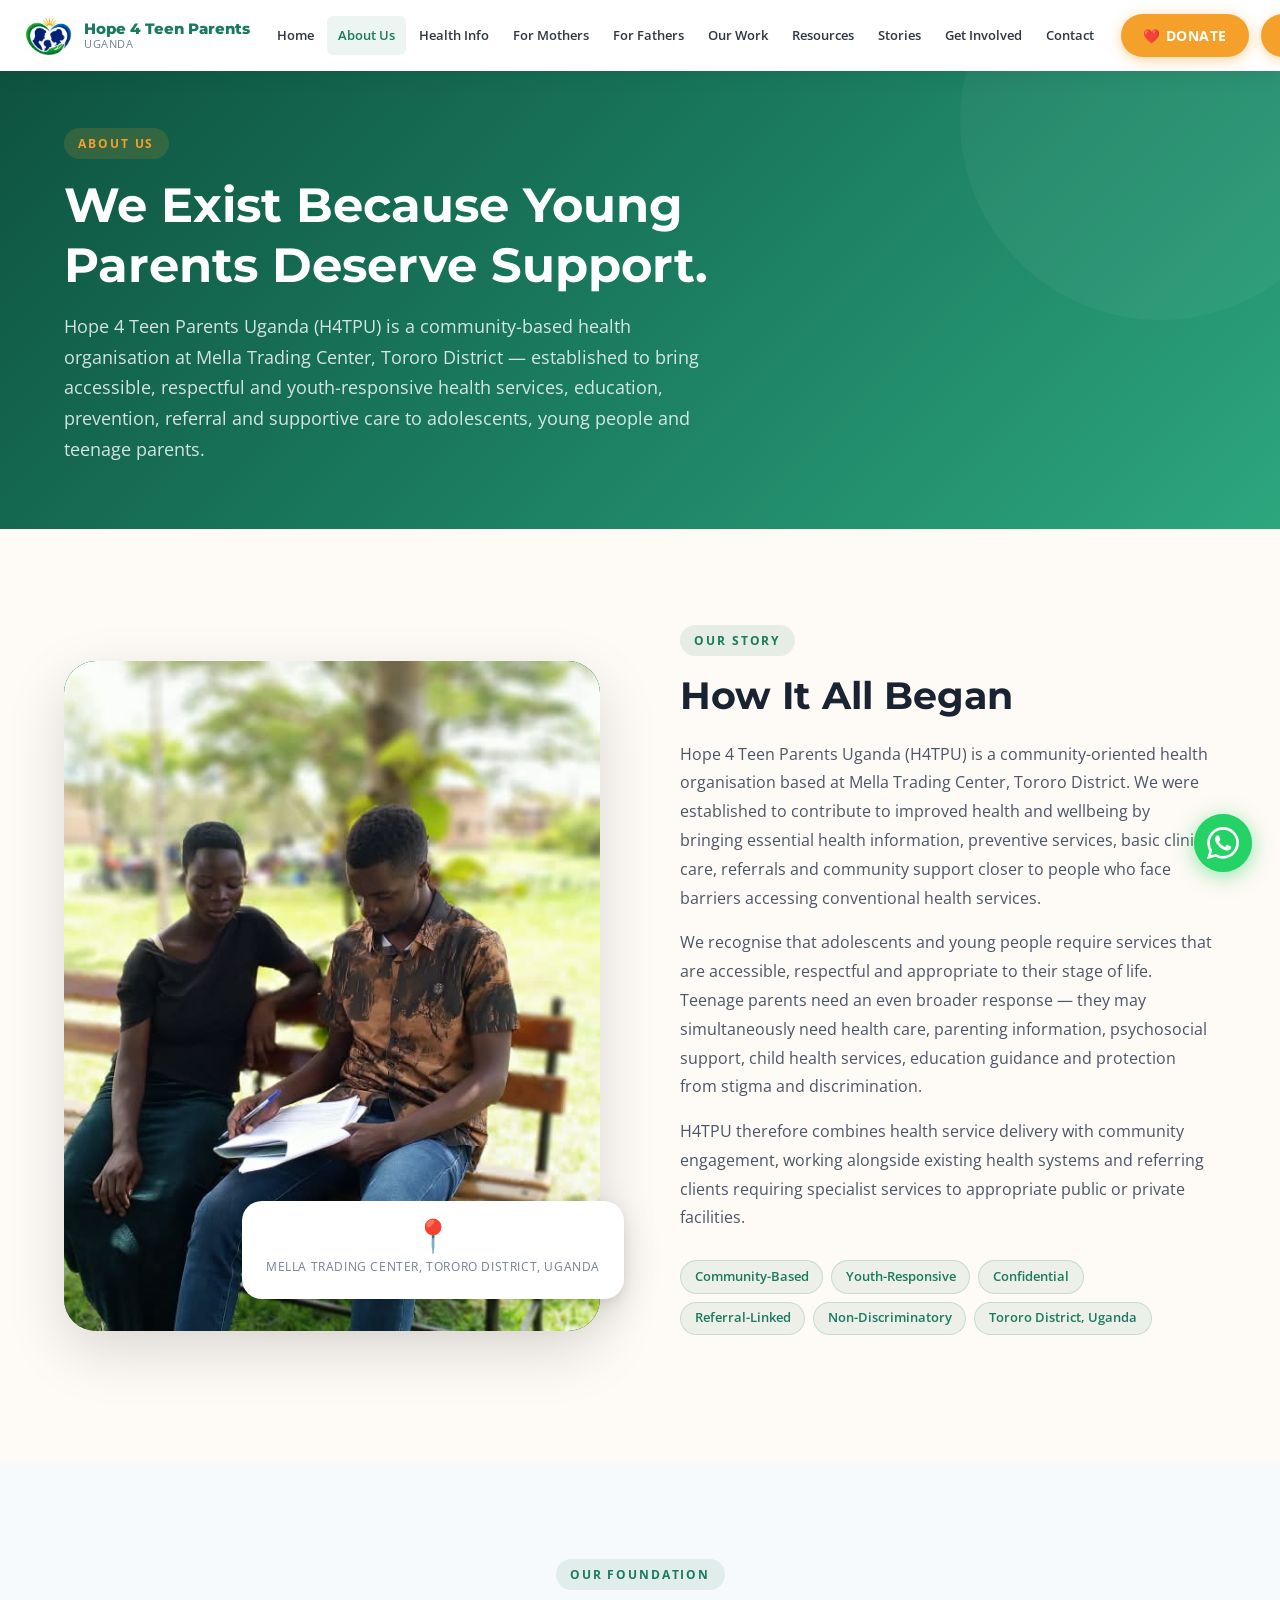
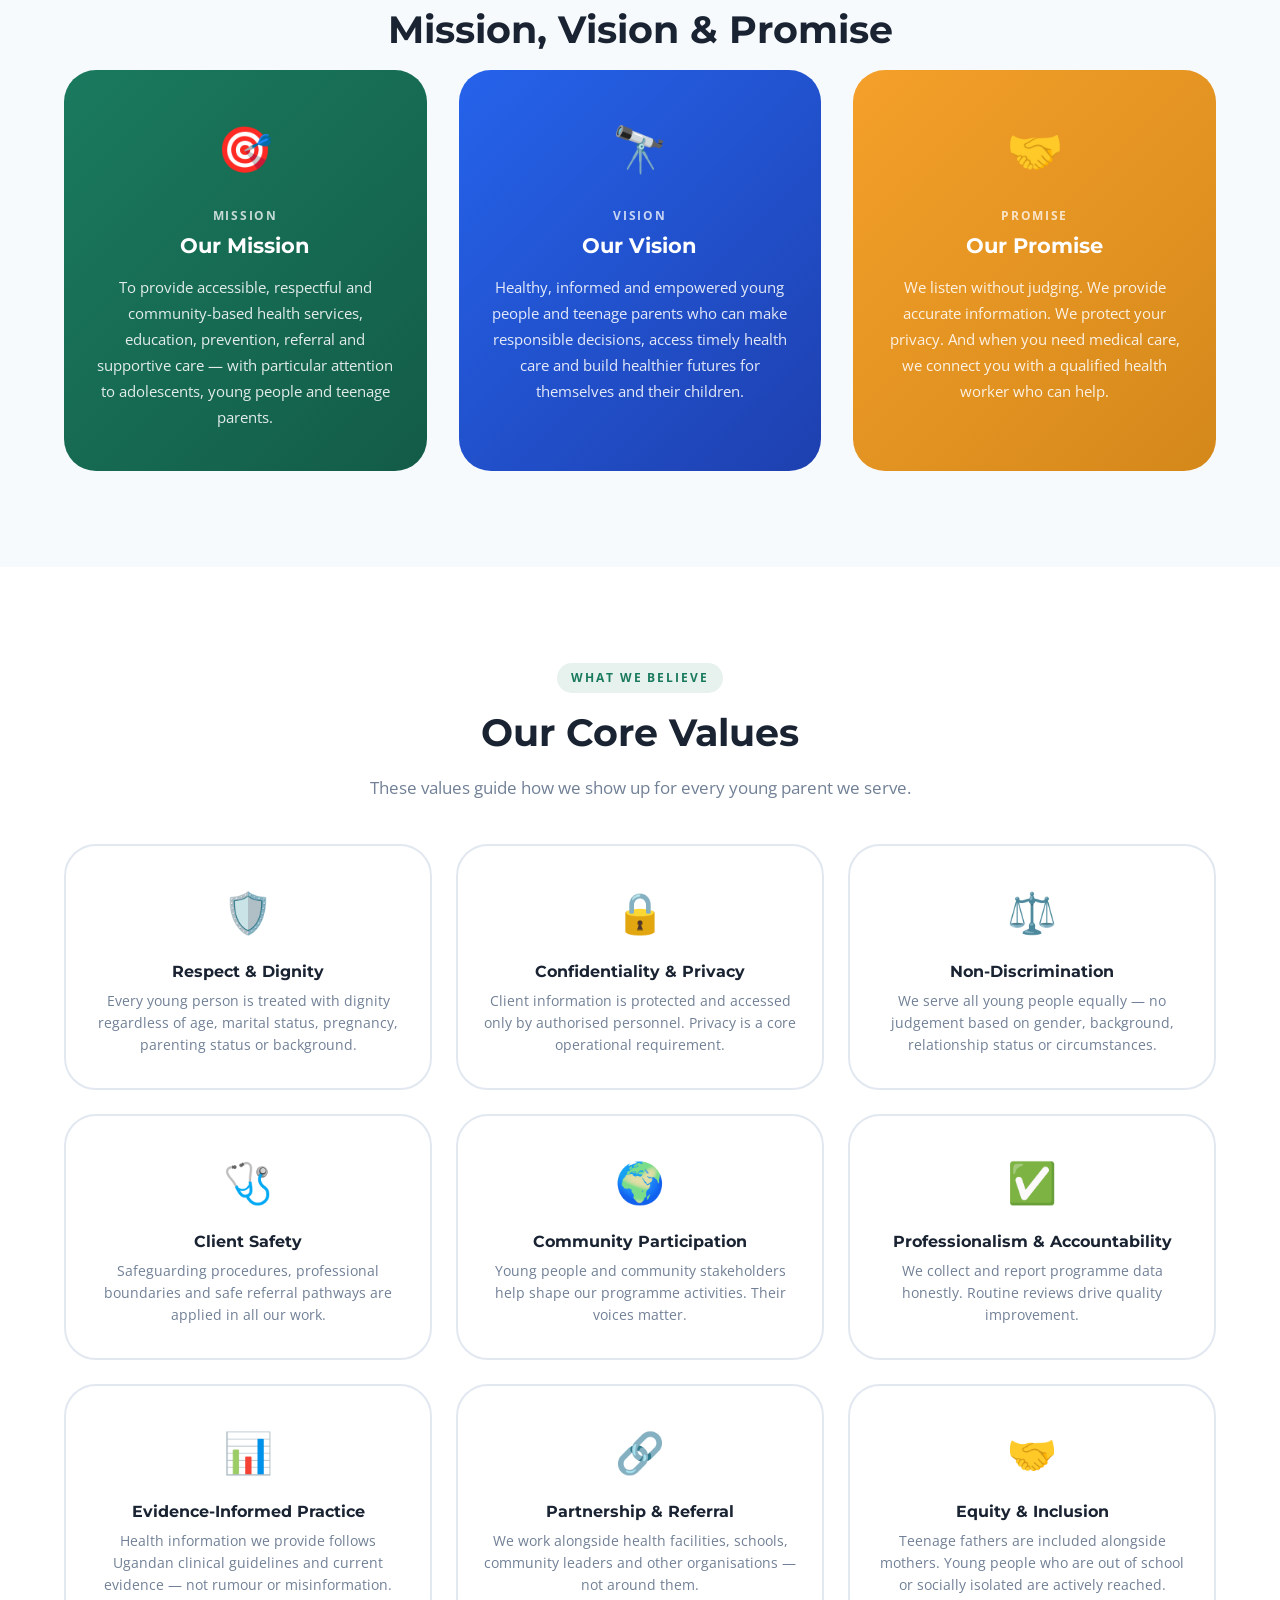
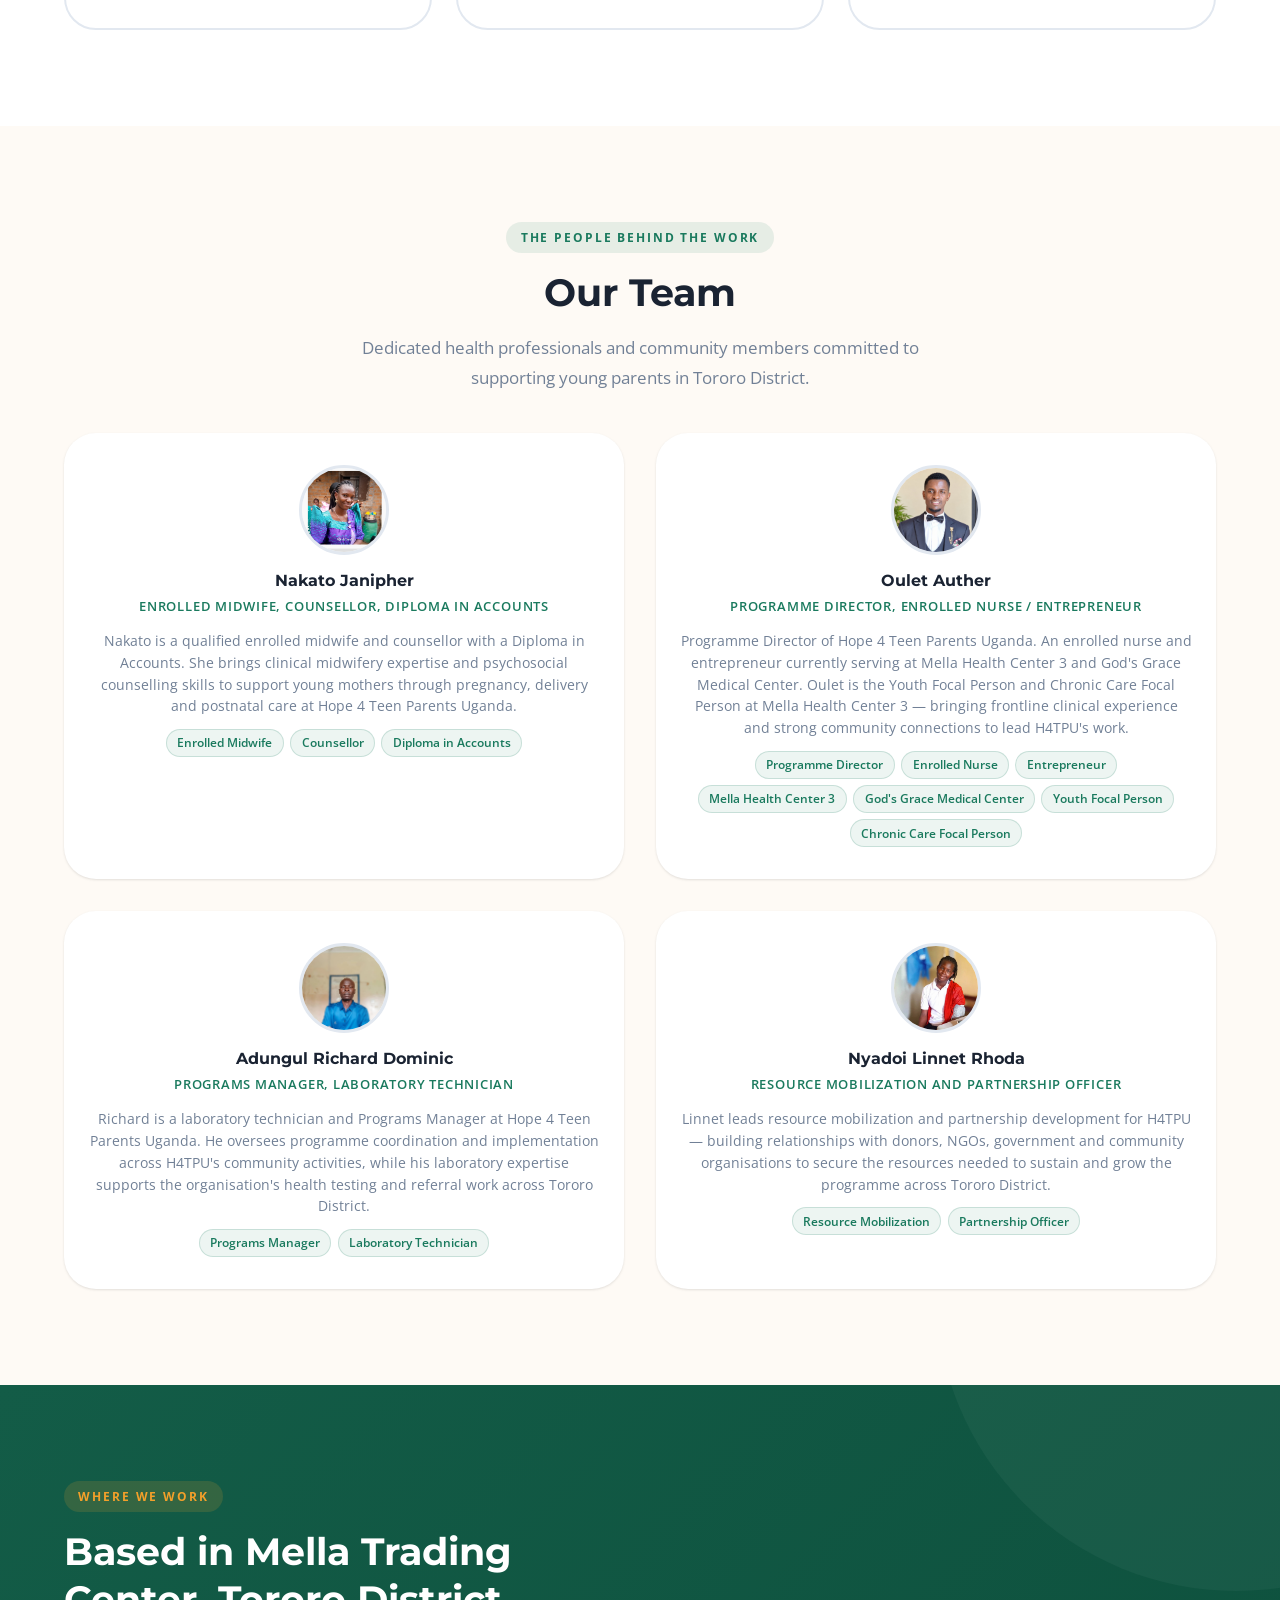
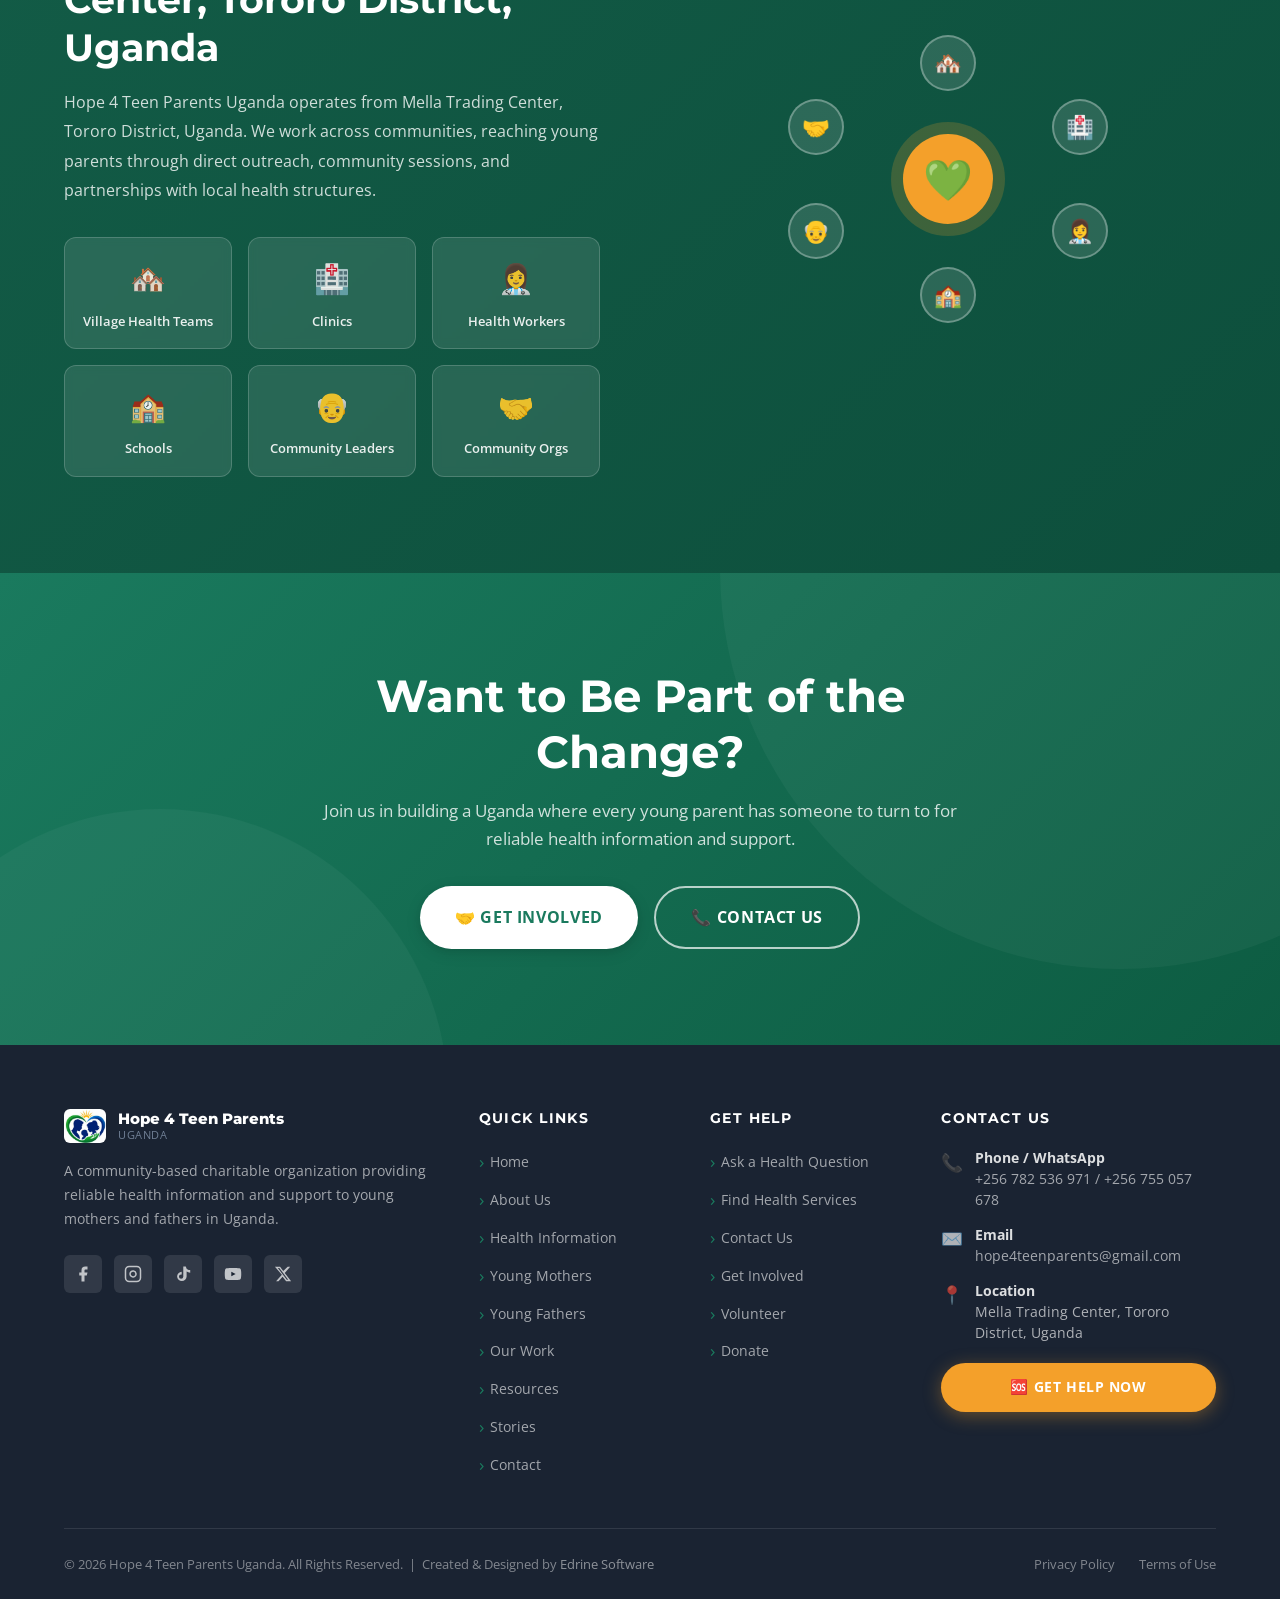
<file: about.html>
﻿<!DOCTYPE html>
<html lang="en">
<head>
  <meta charset="UTF-8" />
  <meta name="viewport" content="width=device-width, initial-scale=1.0" />
  <meta name="description" content="Learn about Hope 4 Teen Parents Uganda — a community-based health organisation at Mella Trading Center, Tororo District, supporting teenage parents with health information, counselling and referral." />
  <meta name="keywords" content="Hope 4 Teen Parents Uganda about, Mella Trading Center Tororo, community health organisation Uganda, teenage parents support Uganda, adolescent health Tororo District" />
  <meta name="author" content="Hope 4 Teen Parents Uganda" />
  <meta name="robots" content="index, follow" />
  <meta property="og:title" content="About Us | Hope 4 Teen Parents Uganda" />
  <meta property="og:description" content="Learn about Hope 4 Teen Parents Uganda — a community-based health organisation at Mella Trading Center, Tororo District, supporting teenage parents." />
  <meta property="og:type" content="website" />
  <meta property="og:url" content="https://hope4teenparentsug.org/about.html" />
  <meta property="og:image" content="https://hope4teenparentsug.org/w30.jpeg" />
  <link rel="canonical" href="https://hope4teenparentsug.org/about.html" />
  <title>About Us | Hope 4 Teen Parents Uganda — Mella Trading Center, Tororo District</title>
  <link rel="preconnect" href="https://fonts.googleapis.com" />
  <link rel="preconnect" href="https://fonts.gstatic.com" crossorigin />
  <link href="https://fonts.googleapis.com/css2?family=Montserrat:wght@600;700;800&family=Open+Sans:wght@400;500;600&display=swap" rel="stylesheet" />
  <link rel="icon" href="data:image/svg+xml,<svg xmlns='http://www.w3.org/2000/svg' viewBox='0 0 32 32'><rect width='32' height='32' rx='8' fill='%231a7a5e'/><text x='50%' y='55%' dominant-baseline='middle' text-anchor='middle' font-size='18'>💚</text></svg>" />
  <link rel="stylesheet" href="css/style.css" />
  <link rel="manifest" href="manifest.json" />
  <meta name="theme-color" content="#1a7a5e" />
  <meta name="mobile-web-app-capable" content="yes" />
  <meta name="apple-mobile-web-app-capable" content="yes" />
  <meta name="apple-mobile-web-app-status-bar-style" content="black-translucent" />
  <meta name="apple-mobile-web-app-title" content="H4TPU" />
  <link rel="apple-touch-icon" href="logo.png" />
</head>
<body>

  <!-- HEADER -->
  <header class="site-header" id="site-header" role="banner">
    <div class="header-inner">
      <a href="index.html" class="logo" aria-label="Hope 4 Teen Parents Uganda — Home">
        <div class="logo-icon logo-icon--img" aria-hidden="true"><img src="logo.png" alt="Hope 4 Teen Parents Uganda logo" /></div>
        <div class="logo-text"><span class="logo-name">Hope 4 Teen Parents</span><span class="logo-sub">Uganda</span></div>
      </a>
      <nav class="main-nav" role="navigation" aria-label="Main navigation">
        <ul class="nav-list">
          <li><a href="index.html">Home</a></li>
          <li><a href="about.html" class="active" aria-current="page">About Us</a></li>
          <li><a href="health-information.html">Health Info</a></li>
          <li><a href="young-mothers.html">For Mothers</a></li>
          <li><a href="young-fathers.html">For Fathers</a></li>
          <li><a href="our-work.html">Our Work</a></li>
          <li><a href="resources.html">Resources</a></li>
          <li><a href="stories.html">Stories</a></li>
          <li><a href="get-involved.html">Get Involved</a></li>
          <li><a href="contact.html">Contact</a></li>
        </ul>
      </nav>
      <div class="header-actions">
        <a href="get-involved.html#donate" class="btn btn-donate">❤️ DONATE</a>
        <a href="contact.html" class="btn btn-get-help">🆘 GET HELP</a>
        <button class="hamburger" id="hamburger" aria-label="Open navigation menu" aria-expanded="false" aria-controls="mobile-nav">
          <span></span><span></span><span></span>
        </button>
      </div>
    </div>
  </header>

  <nav class="mobile-nav" id="mobile-nav" aria-label="Mobile navigation">
    <ul class="mobile-nav-list">
      <li><a href="index.html">🏠 Home</a></li>
      <li><a href="about.html">ℹ️ About Us</a></li>
      <li><a href="health-information.html">🩺 Health Information</a></li>
      <li><a href="young-mothers.html">👩 For Young Mothers</a></li>
      <li><a href="young-fathers.html">👨 For Young Fathers</a></li>
      <li><a href="our-work.html">⚙️ Our Work</a></li>
      <li><a href="resources.html">📚 Resources</a></li>
      <li><a href="stories.html">📖 Stories</a></li>
      <li><a href="get-involved.html">🤝 Get Involved</a></li>
      <li><a href="contact.html">📞 Contact</a></li>
    </ul>
    <div class="mobile-nav-footer">
      <a href="contact.html" class="btn btn-primary btn-lg" style="justify-content:center;">🆘 GET HELP NOW</a>
      <a href="get-involved.html" class="btn btn-outline-primary btn-lg" style="justify-content:center;">Support Our Work</a>
    </div>
  </nav>

  <main>

    <!-- PAGE HERO -->
    <section class="page-hero" aria-labelledby="page-hero-heading">
      <div class="container">
        <div class="page-hero-content">
          <span class="section-label light">About Us</span>
          <h1 id="page-hero-heading">We Exist Because Young Parents Deserve Support.</h1>
          <p>Hope 4 Teen Parents Uganda (H4TPU) is a community-based health organisation at Mella Trading Center, Tororo District — established to bring accessible, respectful and youth-responsive health services, education, prevention, referral and supportive care to adolescents, young people and teenage parents.</p>
        </div>
      </div>
    </section>

    <!-- OUR STORY -->
    <section class="about section-padding" aria-labelledby="story-heading">
      <div class="container">
        <div class="about-grid">
          <div class="about-image-wrap reveal">
            <div class="about-image-box about-image-box--photo" role="img" aria-label="Young parents reviewing health information together in Uganda">
              <img src="1.jpeg" alt="Young parents sitting together reviewing health information, Mella Uganda" />
            </div>
            <div class="about-badge"><span class="about-badge-num">📍</span><span class="about-badge-label">Mella Trading Center, Tororo District, Uganda</span></div>
          </div>
          <div class="about-content reveal reveal-delay-2">
            <span class="section-label">Our Story</span>
            <h2 id="story-heading">How It All Began</h2>
            <p>Hope 4 Teen Parents Uganda (H4TPU) is a community-oriented health organisation based at Mella Trading Center, Tororo District. We were established to contribute to improved health and wellbeing by bringing essential health information, preventive services, basic clinical care, referrals and community support closer to people who face barriers accessing conventional health services.</p>
            <p>We recognise that adolescents and young people require services that are accessible, respectful and appropriate to their stage of life. Teenage parents need an even broader response — they may simultaneously need health care, parenting information, psychosocial support, child health services, education guidance and protection from stigma and discrimination.</p>
            <p>H4TPU therefore combines health service delivery with community engagement, working alongside existing health systems and referring clients requiring specialist services to appropriate public or private facilities.</p>
            <div class="about-tags">
              <span class="tag">Community-Based</span>
              <span class="tag">Youth-Responsive</span>
              <span class="tag">Confidential</span>
              <span class="tag">Referral-Linked</span>
              <span class="tag">Non-Discriminatory</span>
              <span class="tag">Tororo District, Uganda</span>
            </div>
          </div>
        </div>
      </div>
    </section>

    <!-- MISSION / VISION / VALUES -->
    <section class="mvp section-padding" style="background:var(--color-bg-light);" aria-labelledby="mvp-heading">
      <div class="container text-center">
        <span class="section-label">Our Foundation</span>
        <h2 id="mvp-heading" class="section-title">Mission, Vision &amp; Promise</h2>
        <div class="mvp-grid">
          <div class="mvp-card mission reveal">
            <span class="mvp-icon">🎯</span>
            <div class="mvp-label">Mission</div>
            <h3>Our Mission</h3>
            <p>To provide accessible, respectful and community-based health services, education, prevention, referral and supportive care — with particular attention to adolescents, young people and teenage parents.</p>
          </div>
          <div class="mvp-card vision reveal reveal-delay-2">
            <span class="mvp-icon">🔭</span>
            <div class="mvp-label">Vision</div>
            <h3>Our Vision</h3>
            <p>Healthy, informed and empowered young people and teenage parents who can make responsible decisions, access timely health care and build healthier futures for themselves and their children.</p>
          </div>
          <div class="mvp-card promise reveal reveal-delay-4">
            <span class="mvp-icon">🤝</span>
            <div class="mvp-label">Promise</div>
            <h3>Our Promise</h3>
            <p>We listen without judging. We provide accurate information. We protect your privacy. And when you need medical care, we connect you with a qualified health worker who can help.</p>
          </div>
        </div>
      </div>
    </section>

    <!-- CORE VALUES -->
    <section class="section-padding" aria-labelledby="values-heading">
      <div class="container text-center">
        <span class="section-label">What We Believe</span>
        <h2 id="values-heading" class="section-title">Our Core Values</h2>
        <p class="section-subtitle">These values guide how we show up for every young parent we serve.</p>
        <div class="values-grid" style="grid-template-columns:repeat(3,1fr);">
          <div class="value-card reveal"><span class="value-icon">🛡️</span><h4>Respect &amp; Dignity</h4><p>Every young person is treated with dignity regardless of age, marital status, pregnancy, parenting status or background.</p></div>
          <div class="value-card reveal reveal-delay-1"><span class="value-icon">🔒</span><h4>Confidentiality &amp; Privacy</h4><p>Client information is protected and accessed only by authorised personnel. Privacy is a core operational requirement.</p></div>
          <div class="value-card reveal reveal-delay-2"><span class="value-icon">⚖️</span><h4>Non-Discrimination</h4><p>We serve all young people equally — no judgement based on gender, background, relationship status or circumstances.</p></div>
          <div class="value-card reveal reveal-delay-3"><span class="value-icon">🩺</span><h4>Client Safety</h4><p>Safeguarding procedures, professional boundaries and safe referral pathways are applied in all our work.</p></div>
          <div class="value-card reveal"><span class="value-icon">🌍</span><h4>Community Participation</h4><p>Young people and community stakeholders help shape our programme activities. Their voices matter.</p></div>
          <div class="value-card reveal reveal-delay-1"><span class="value-icon">✅</span><h4>Professionalism &amp; Accountability</h4><p>We collect and report programme data honestly. Routine reviews drive quality improvement.</p></div>
          <div class="value-card reveal reveal-delay-2"><span class="value-icon">📊</span><h4>Evidence-Informed Practice</h4><p>Health information we provide follows Ugandan clinical guidelines and current evidence — not rumour or misinformation.</p></div>
          <div class="value-card reveal reveal-delay-3"><span class="value-icon">🔗</span><h4>Partnership &amp; Referral</h4><p>We work alongside health facilities, schools, community leaders and other organisations — not around them.</p></div>
          <div class="value-card reveal"><span class="value-icon">🤝</span><h4>Equity &amp; Inclusion</h4><p>Teenage fathers are included alongside mothers. Young people who are out of school or socially isolated are actively reached.</p></div>
        </div>
      </div>
    </section>

    <!-- OUR TEAM -->
    <section class="section-padding" style="background:var(--color-bg-cream);" aria-labelledby="team-heading">
      <div class="container text-center">
        <span class="section-label">The People Behind the Work</span>
        <h2 id="team-heading" class="section-title">Our Team</h2>
        <p class="section-subtitle">Dedicated health professionals and community members committed to supporting young parents in Tororo District.</p>
        <div class="team-grid" style="grid-template-columns:repeat(2,1fr);">

          <!-- Nakato Janipher -->
          <div class="team-card reveal">
            <div class="team-avatar team-avatar--photo">
              <img src="nakato.jpeg" alt="Nakato Janipher" />
            </div>
            <h4 class="team-name">Nakato Janipher</h4>
            <p class="team-role">Enrolled Midwife, Counsellor, Diploma in Accounts</p>
            <p class="team-bio">Nakato is a qualified enrolled midwife and counsellor with a Diploma in Accounts. She brings clinical midwifery expertise and psychosocial counselling skills to support young mothers through pregnancy, delivery and postnatal care at Hope 4 Teen Parents Uganda.</p>
            <div class="team-tags">
              <span class="tag">Enrolled Midwife</span>
              <span class="tag">Counsellor</span>
              <span class="tag">Diploma in Accounts</span>
            </div>
          </div>

          <!-- Oulet Auther -->
          <div class="team-card reveal reveal-delay-1">
            <div class="team-avatar team-avatar--photo">
              <img src="oulet.jpeg" alt="Oulet Auther" />
            </div>
            <h4 class="team-name">Oulet Auther</h4>
            <p class="team-role">Programme Director, Enrolled Nurse / Entrepreneur</p>
            <p class="team-bio">Programme Director of Hope 4 Teen Parents Uganda. An enrolled nurse and entrepreneur currently serving at Mella Health Center 3 and God's Grace Medical Center. Oulet is the Youth Focal Person and Chronic Care Focal Person at Mella Health Center 3 — bringing frontline clinical experience and strong community connections to lead H4TPU's work.</p>
            <div class="team-tags">
              <span class="tag">Programme Director</span>
              <span class="tag">Enrolled Nurse</span>
              <span class="tag">Entrepreneur</span>
              <span class="tag">Mella Health Center 3</span>
              <span class="tag">God's Grace Medical Center</span>
              <span class="tag">Youth Focal Person</span>
              <span class="tag">Chronic Care Focal Person</span>
            </div>
          </div>

          <!-- Adungul Richard Dominic -->
          <div class="team-card reveal reveal-delay-2">
            <div class="team-avatar team-avatar--photo">
              <img src="richard.jpeg" alt="Adungul Richard Dominic" />
            </div>
            <h4 class="team-name">Adungul Richard Dominic</h4>
            <p class="team-role">Programs Manager, Laboratory Technician</p>
            <p class="team-bio">Richard is a laboratory technician and Programs Manager at Hope 4 Teen Parents Uganda. He oversees programme coordination and implementation across H4TPU's community activities, while his laboratory expertise supports the organisation's health testing and referral work across Tororo District.</p>
            <div class="team-tags">
              <span class="tag">Programs Manager</span>
              <span class="tag">Laboratory Technician</span>
            </div>
          </div>

          <!-- Nyadoi Linnet -->
          <div class="team-card reveal reveal-delay-3">
            <div class="team-avatar team-avatar--photo">
              <img src="linnet.jpeg" alt="Nyadoi Linnet" />
            </div>
            <h4 class="team-name">Nyadoi Linnet Rhoda</h4>
            <p class="team-role">Resource Mobilization and Partnership Officer</p>
            <p class="team-bio">Linnet leads resource mobilization and partnership development for H4TPU — building relationships with donors, NGOs, government and community organisations to secure the resources needed to sustain and grow the programme across Tororo District.</p>
            <div class="team-tags">
              <span class="tag">Resource Mobilization</span>
              <span class="tag">Partnership Officer</span>
            </div>
          </div>

        </div>

      </div>
    </section>

    <!-- LOCATION -->
    <section class="community section-padding" aria-labelledby="location-heading">
      <div class="container">
        <div class="community-inner">
          <div class="community-content">
            <span class="section-label light">Where We Work</span>
            <h2 id="location-heading">Based in Mella Trading Center, Tororo District, Uganda</h2>
            <p>Hope 4 Teen Parents Uganda operates from Mella Trading Center, Tororo District, Uganda. We work across communities, reaching young parents through direct outreach, community sessions, and partnerships with local health structures.</p>
            <div class="partner-grid">
              <div class="partner-chip reveal"><span class="chip-icon">🏘️</span>Village Health Teams</div>
              <div class="partner-chip reveal reveal-delay-1"><span class="chip-icon">🏥</span>Clinics</div>
              <div class="partner-chip reveal reveal-delay-2"><span class="chip-icon">👩‍⚕️</span>Health Workers</div>
              <div class="partner-chip reveal"><span class="chip-icon">🏫</span>Schools</div>
              <div class="partner-chip reveal reveal-delay-1"><span class="chip-icon">👴</span>Community Leaders</div>
              <div class="partner-chip reveal reveal-delay-2"><span class="chip-icon">🤝</span>Community Orgs</div>
            </div>
          </div>
          <div class="community-visual" aria-hidden="true">
            <div class="network-graphic">
              <div class="network-center">💚</div>
              <div class="network-node node-1">🏘️</div>
              <div class="network-node node-2">🏥</div>
              <div class="network-node node-3">👩‍⚕️</div>
              <div class="network-node node-4">🏫</div>
              <div class="network-node node-5">👴</div>
              <div class="network-node node-6">🤝</div>
            </div>
          </div>
        </div>
      </div>
    </section>

    <!-- CTA -->
    <section class="final-cta section-padding" aria-labelledby="about-cta-heading">
      <div class="container">
        <div class="final-cta-inner">
          <h2 id="about-cta-heading">Want to Be Part of the Change?</h2>
          <p>Join us in building a Uganda where every young parent has someone to turn to for reliable health information and support.</p>
          <div class="final-cta-buttons">
            <a href="get-involved.html" class="btn btn-white btn-lg">🤝 Get Involved</a>
            <a href="contact.html" class="btn btn-outline btn-lg">📞 Contact Us</a>
          </div>
        </div>
      </div>
    </section>

  </main>

  <!-- FOOTER -->
  <footer class="site-footer" role="contentinfo">
    <div class="container">
      <div class="footer-top">
        <div class="footer-brand">
          <a href="index.html" class="logo"><div class="logo-icon logo-icon--img" aria-hidden="true"><img src="logo.png" alt="Hope 4 Teen Parents Uganda logo" /></div><div class="logo-text"><span class="logo-name">Hope 4 Teen Parents</span><span class="logo-sub">Uganda</span></div></a>
          <p>A community-based charitable organization providing reliable health information and support to young mothers and fathers in Uganda.</p>
          <div class="footer-social">
            <a href="https://www.facebook.com/HopeTeenparentsuganda" class="social-link" aria-label="Facebook" target="_blank" rel="noopener noreferrer"><svg width="18" height="18" viewBox="0 0 24 24" fill="currentColor"><path d="M18 2h-3a5 5 0 0 0-5 5v3H7v4h3v8h4v-8h3l1-4h-4V7a1 1 0 0 1 1-1h3z"/></svg></a>
            <a href="https://www.instagram.com/hope4teenparentsuganda" class="social-link" aria-label="Instagram" target="_blank" rel="noopener noreferrer"><svg width="18" height="18" viewBox="0 0 24 24" fill="none" stroke="currentColor" stroke-width="2"><rect x="2" y="2" width="20" height="20" rx="5"/><path d="M16 11.37A4 4 0 1 1 12.63 8 4 4 0 0 1 16 11.37z"/><line x1="17.5" y1="6.5" x2="17.51" y2="6.5"/></svg></a>
            <a href="https://www.tiktok.com/@hope4teenparentsu" class="social-link" aria-label="TikTok" target="_blank" rel="noopener noreferrer"><svg width="18" height="18" viewBox="0 0 24 24" fill="currentColor"><path d="M19.59 6.69a4.83 4.83 0 0 1-3.77-4.25V2h-3.45v13.67a2.89 2.89 0 0 1-5.77 0 2.89 2.89 0 0 1 2.89-2.89c.28 0 .54.04.79.1V9.01a6.34 6.34 0 0 0-6.13 6.33 6.34 6.34 0 0 0 12.67 0V8.69a8.2 8.2 0 0 0 4.79 1.53V6.77a4.85 4.85 0 0 1-1.02-.08z"/></svg></a>
            <a href="https://youtube.com/@hope4teenparentsuganda?si=vQItVOc5aU5wI0wI" class="social-link" aria-label="YouTube" target="_blank" rel="noopener noreferrer"><svg width="18" height="18" viewBox="0 0 24 24" fill="currentColor"><path d="M22.54 6.42a2.78 2.78 0 0 0-1.95-1.96C18.88 4 12 4 12 4s-6.88 0-8.59.46a2.78 2.78 0 0 0-1.95 1.96A29 29 0 0 0 1 12a29 29 0 0 0 .46 5.58A2.78 2.78 0 0 0 3.41 19.54C5.12 20 12 20 12 20s6.88 0 8.59-.46a2.78 2.78 0 0 0 1.95-1.96A29 29 0 0 0 23 12a29 29 0 0 0-.46-5.58z"/><polygon fill="#1a2332" points="9.75,15.02 15.5,12 9.75,8.98"/></svg></a>
            <a href="https://twitter.com/hope4teenpatent" class="social-link" aria-label="Twitter / X" target="_blank" rel="noopener noreferrer"><svg width="18" height="18" viewBox="0 0 24 24" fill="currentColor"><path d="M18.244 2.25h3.308l-7.227 8.26 8.502 11.24H16.17l-4.714-6.231-5.401 6.231H2.747l7.73-8.835L1.254 2.25H8.08l4.261 5.632 5.903-5.632zm-1.161 17.52h1.833L7.084 4.126H5.117z"/></svg></a>
          </div>
        </div>
        <div class="footer-col"><h4>Quick Links</h4><ul class="footer-links"><li><a href="index.html">Home</a></li><li><a href="about.html">About Us</a></li><li><a href="health-information.html">Health Information</a></li><li><a href="young-mothers.html">Young Mothers</a></li><li><a href="young-fathers.html">Young Fathers</a></li><li><a href="our-work.html">Our Work</a></li><li><a href="resources.html">Resources</a></li><li><a href="stories.html">Stories</a></li><li><a href="contact.html">Contact</a></li></ul></div>
        <div class="footer-col"><h4>Get Help</h4><ul class="footer-links"><li><a href="contact.html">Ask a Health Question</a></li><li><a href="contact.html">Find Health Services</a></li><li><a href="contact.html">Contact Us</a></li><li><a href="get-involved.html">Get Involved</a></li><li><a href="get-involved.html">Volunteer</a></li><li><a href="get-involved.html">Donate</a></li></ul></div>
        <div class="footer-col"><h4>Contact Us</h4>
          <div class="footer-contact-item"><span class="icon">📞</span><span><strong style="color:rgba(255,255,255,0.85);">Phone / WhatsApp</strong><br><a href="tel:+256782536971" style="color:rgba(255,255,255,0.6);">+256 782 536 971 / +256 755 057 678</a></span></div>
          <div class="footer-contact-item"><span class="icon">✉️</span><span><strong style="color:rgba(255,255,255,0.85);">Email</strong><br><a href="mailto:hope4teenparents@gmail.com" style="color:rgba(255,255,255,0.6);">hope4teenparents@gmail.com</a></span></div>
          <div class="footer-contact-item"><span class="icon">📍</span><span><strong style="color:rgba(255,255,255,0.85);">Location</strong><br>Mella Trading Center, Tororo District, Uganda</span></div>
          <div style="margin-top:1.25rem;"><a href="contact.html" class="btn btn-secondary" style="width:100%;justify-content:center;">🆘 GET HELP NOW</a></div>
        </div>
      </div>
      <div class="footer-bottom">
        <div class="footer-bottom-left">&copy; 2026 Hope 4 Teen Parents Uganda. All Rights Reserved. &nbsp;|&nbsp; Created &amp; Designed by <a href="https://edrine2003.github.io/edrine-software/" target="_blank" rel="noopener noreferrer" style="color:rgba(255,255,255,0.5);transition:color 0.2s;">Edrine Software</a></div>
        <div class="footer-bottom-right"><a href="#">Privacy Policy</a><a href="#">Terms of Use</a></div>
      </div>
    </div>
  </footer>

  <script src="js/main.js"></script>
  <!-- WhatsApp Floating Button -->
  <a href="https://wa.me/256782536971?text=Hello%20Hope%204%20Teen%20Parents%20Uganda%2C%20I%20need%20some%20information." 
     class="whatsapp-float" 
     target="_blank" 
     rel="noopener noreferrer"
     aria-label="Chat with us on WhatsApp">
    <svg viewBox="0 0 24 24" xmlns="http://www.w3.org/2000/svg">
      <path d="M17.472 14.382c-.297-.149-1.758-.867-2.03-.967-.273-.099-.471-.148-.67.15-.197.297-.767.966-.94 1.164-.173.199-.347.223-.644.075-.297-.15-1.255-.463-2.39-1.475-.883-.788-1.48-1.761-1.653-2.059-.173-.297-.018-.458.13-.606.134-.133.298-.347.446-.52.149-.174.198-.298.298-.497.099-.198.05-.371-.025-.52-.075-.149-.669-1.612-.916-2.207-.242-.579-.487-.5-.669-.51-.173-.008-.371-.01-.57-.01-.198 0-.52.074-.792.372-.272.297-1.04 1.016-1.04 2.479 0 1.462 1.065 2.875 1.213 3.074.149.198 2.096 3.2 5.077 4.487.709.306 1.262.489 1.694.625.712.227 1.36.195 1.871.118.571-.085 1.758-.719 2.006-1.413.248-.694.248-1.289.173-1.413-.074-.124-.272-.198-.57-.347m-5.421 7.403h-.004a9.87 9.87 0 01-5.031-1.378l-.361-.214-3.741.982.998-3.648-.235-.374a9.86 9.86 0 01-1.51-5.26c.001-5.45 4.436-9.884 9.888-9.884 2.64 0 5.122 1.03 6.988 2.898a9.825 9.825 0 012.893 6.994c-.003 5.45-4.437 9.884-9.885 9.884m8.413-18.297A11.815 11.815 0 0012.05 0C5.495 0 .16 5.335.157 11.892c0 2.096.547 4.142 1.588 5.945L.057 24l6.305-1.654a11.882 11.882 0 005.683 1.448h.005c6.554 0 11.89-5.335 11.893-11.893a11.821 11.821 0 00-3.48-8.413z"/>
    </svg>
    <span class="wa-tooltip">Chat on WhatsApp</span>
  </a>

  <script>
    if ('serviceWorker' in navigator) {
      window.addEventListener('load', () => {
        navigator.serviceWorker.register('/help4teen/service-worker.js')
          .then(reg => console.log('SW registered'))
          .catch(err => console.log('SW error', err));
      });
    }
  </script>
</body>
</html>
</file>
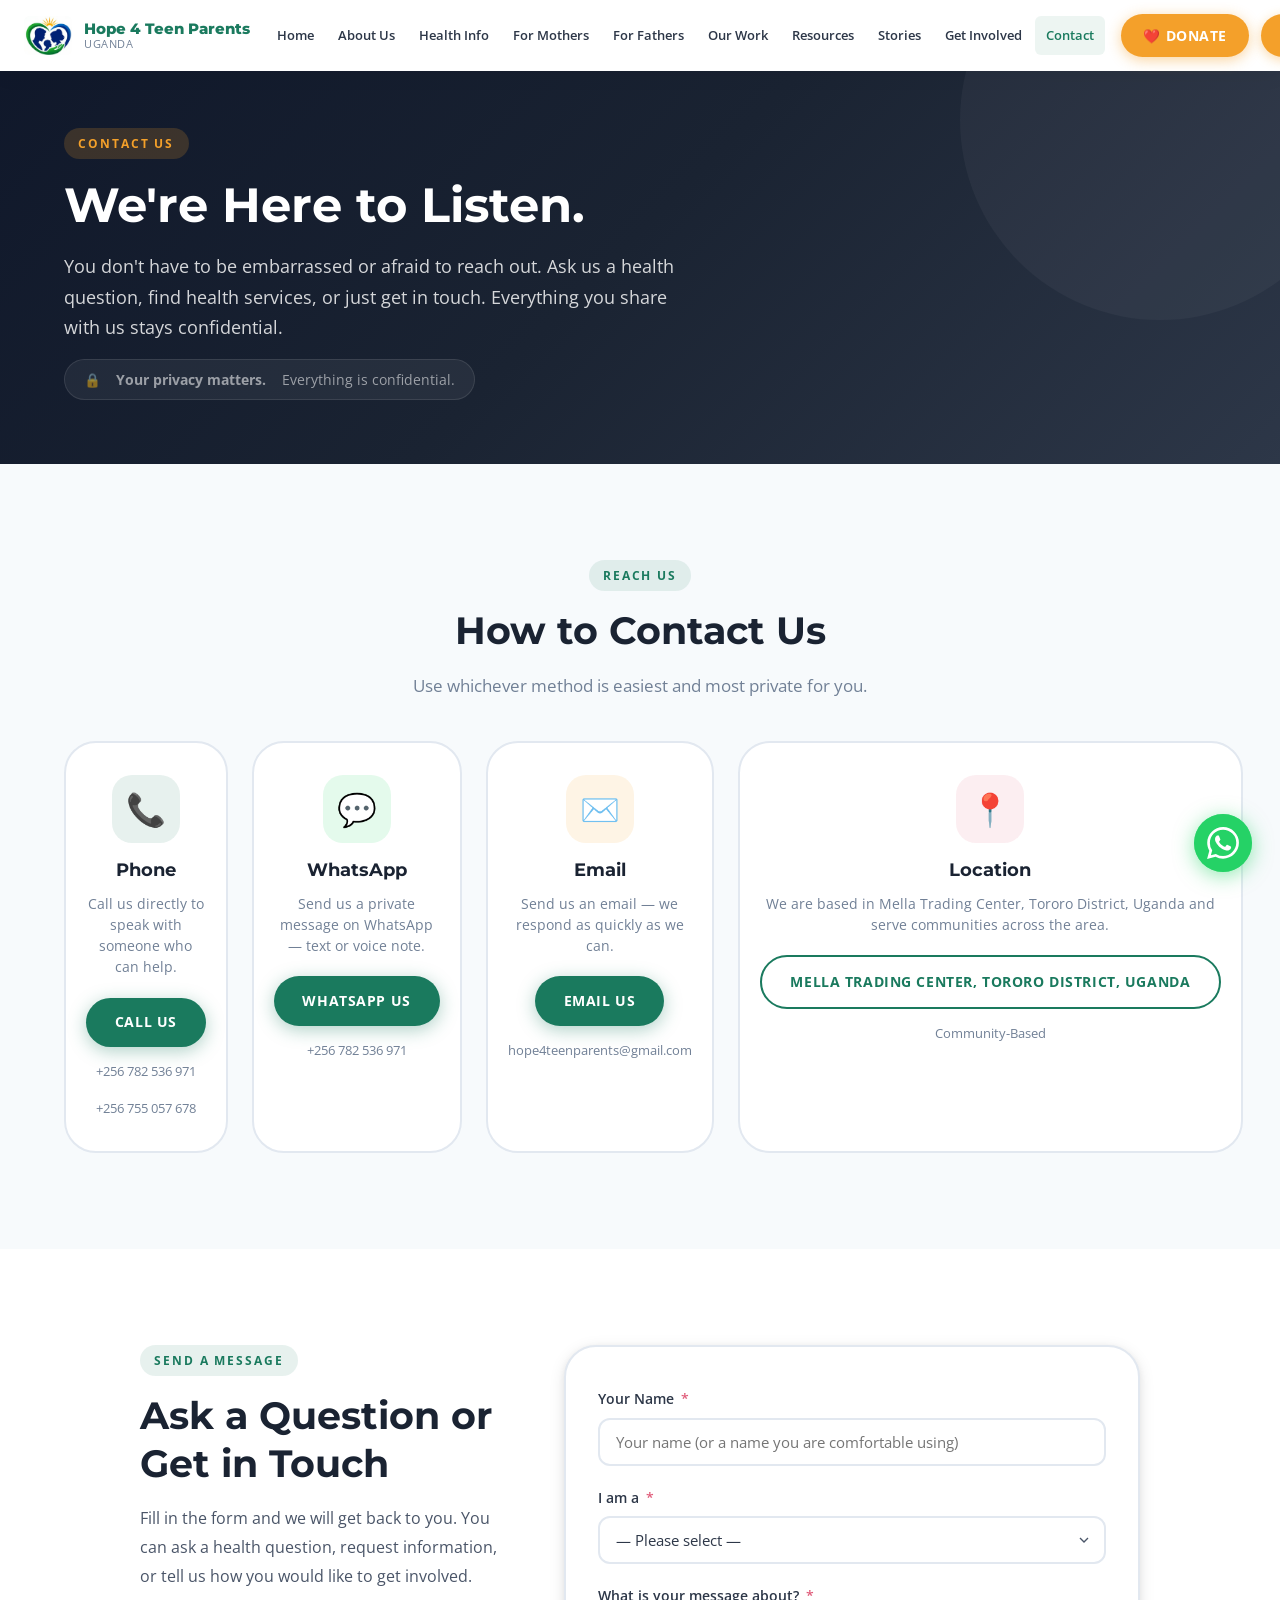
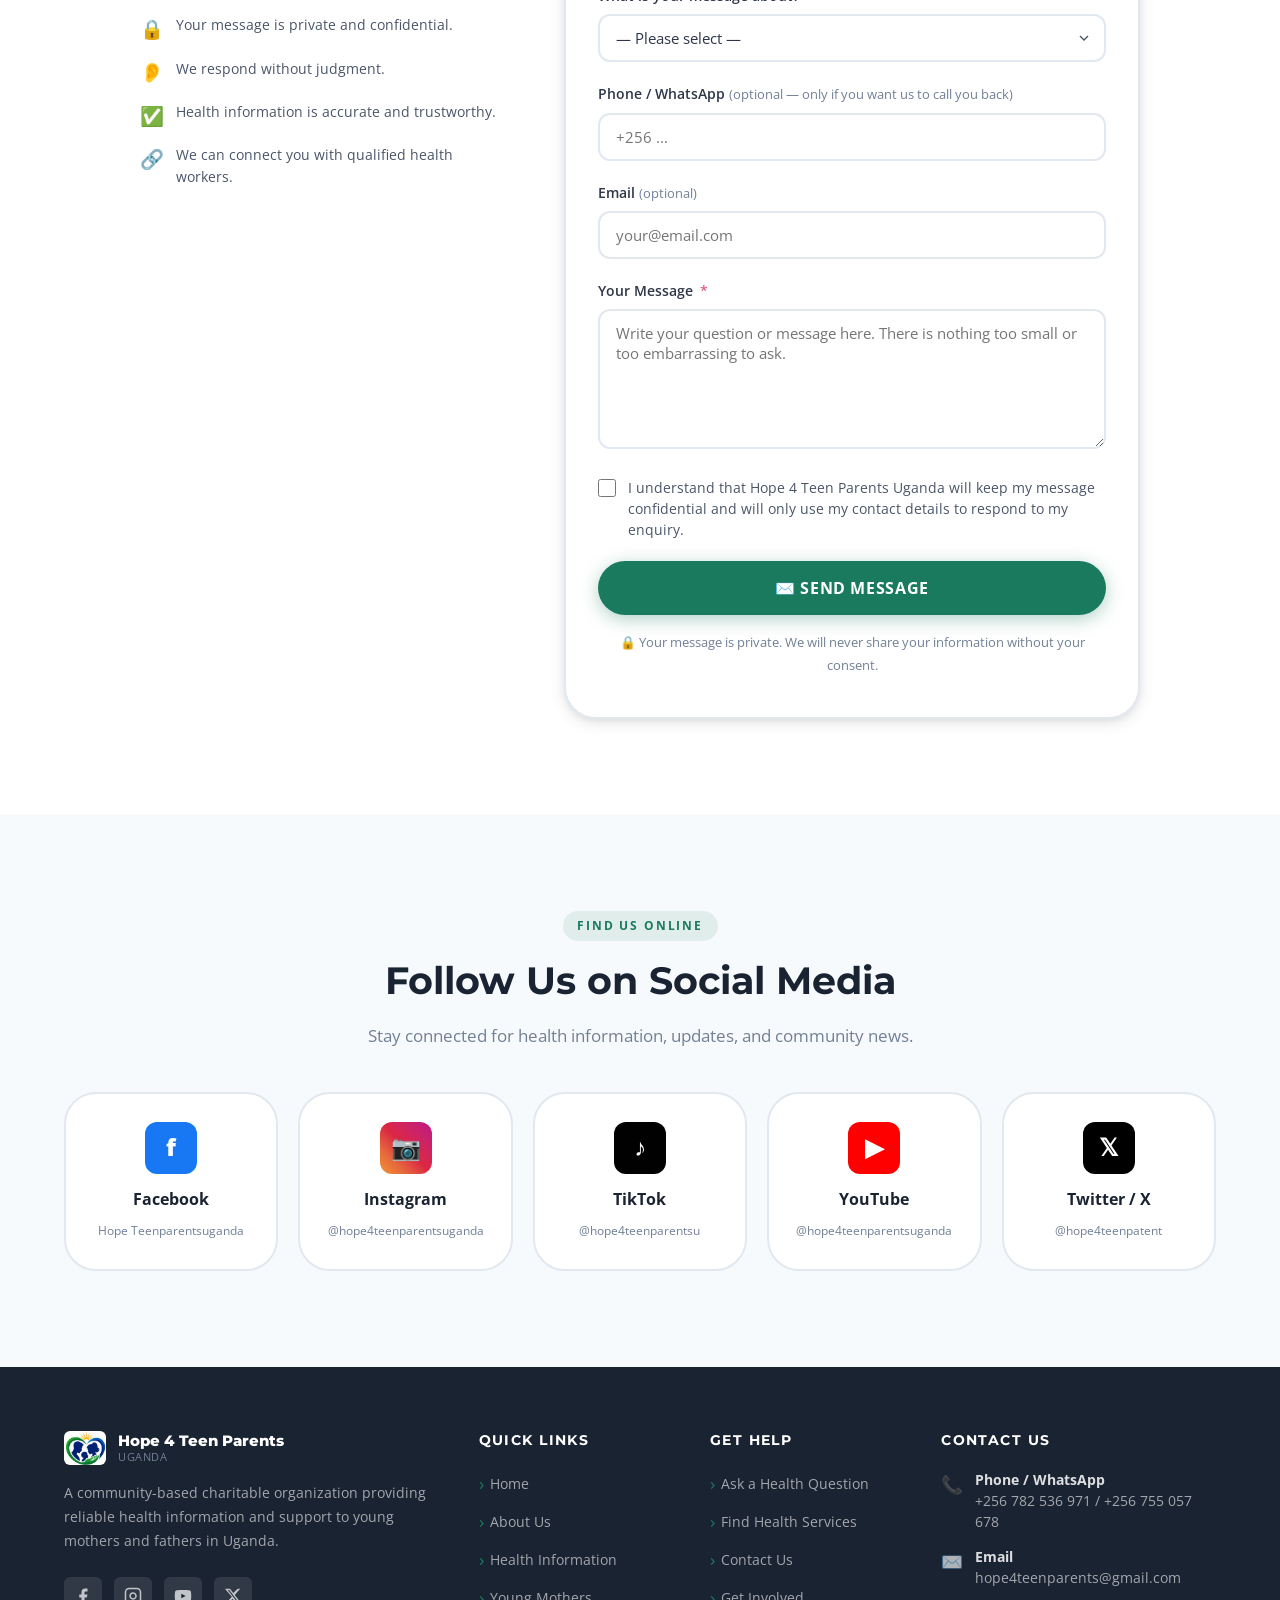
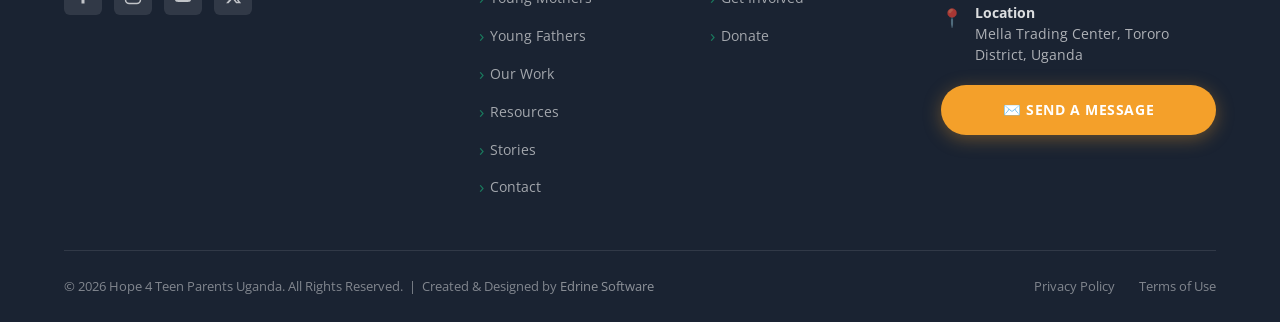
<file: contact.html>
﻿<!DOCTYPE html>
<html lang="en">
<head>
  <meta charset="UTF-8" />
  <meta name="viewport" content="width=device-width, initial-scale=1.0" />
  <meta name="description" content="Contact Hope 4 Teen Parents Uganda — call, WhatsApp or email us. Located at Mella Trading Center, Tororo District, Uganda. Confidential health information and support." />
  <meta name="keywords" content="contact Hope 4 Teen Parents Uganda, health help Uganda WhatsApp, Mella Trading Center Tororo contact, young parents Uganda phone, teenage parents Uganda contact" />
  <meta name="author" content="Hope 4 Teen Parents Uganda" />
  <meta name="robots" content="index, follow" />
  <meta property="og:title" content="Contact Us | Hope 4 Teen Parents Uganda" />
  <meta property="og:description" content="Contact Hope 4 Teen Parents Uganda — call, WhatsApp or email. Mella Trading Center, Tororo District, Uganda. Confidential support for young parents." />
  <meta property="og:type" content="website" />
  <meta property="og:url" content="https://hope4teenparentsug.org/contact.html" />
  <meta property="og:image" content="https://hope4teenparentsug.org/w30.jpeg" />
  <link rel="canonical" href="https://hope4teenparentsug.org/contact.html" />
  <title>Contact Us | Hope 4 Teen Parents Uganda — Mella Trading Center, Tororo District</title>
  <link rel="preconnect" href="https://fonts.googleapis.com" />
  <link rel="preconnect" href="https://fonts.gstatic.com" crossorigin />
  <link href="https://fonts.googleapis.com/css2?family=Montserrat:wght@600;700;800&family=Open+Sans:wght@400;500;600&display=swap" rel="stylesheet" />
  <link rel="icon" href="data:image/svg+xml,<svg xmlns='http://www.w3.org/2000/svg' viewBox='0 0 32 32'><rect width='32' height='32' rx='8' fill='%231a7a5e'/><text x='50%' y='55%' dominant-baseline='middle' text-anchor='middle' font-size='18'>💚</text></svg>" />
  <link rel="stylesheet" href="css/style.css" />
  <link rel="manifest" href="manifest.json" />
  <meta name="theme-color" content="#1a7a5e" />
  <meta name="mobile-web-app-capable" content="yes" />
  <meta name="apple-mobile-web-app-capable" content="yes" />
  <meta name="apple-mobile-web-app-status-bar-style" content="black-translucent" />
  <meta name="apple-mobile-web-app-title" content="H4TPU" />
  <link rel="apple-touch-icon" href="logo.png" />
</head>
<body>

  <header class="site-header" id="site-header" role="banner">
    <div class="header-inner">
      <a href="index.html" class="logo" aria-label="Hope 4 Teen Parents Uganda — Home">
        <div class="logo-icon logo-icon--img" aria-hidden="true"><img src="logo.png" alt="Hope 4 Teen Parents Uganda logo" /></div>
        <div class="logo-text"><span class="logo-name">Hope 4 Teen Parents</span><span class="logo-sub">Uganda</span></div>
      </a>
      <nav class="main-nav" role="navigation" aria-label="Main navigation">
        <ul class="nav-list">
          <li><a href="index.html">Home</a></li>
          <li><a href="about.html">About Us</a></li>
          <li><a href="health-information.html">Health Info</a></li>
          <li><a href="young-mothers.html">For Mothers</a></li>
          <li><a href="young-fathers.html">For Fathers</a></li>
          <li><a href="our-work.html">Our Work</a></li>
          <li><a href="resources.html">Resources</a></li>
          <li><a href="stories.html">Stories</a></li>
          <li><a href="get-involved.html">Get Involved</a></li>
          <li><a href="contact.html" class="active" aria-current="page">Contact</a></li>
        </ul>
      </nav>
      <div class="header-actions">
        <a href="get-involved.html#donate" class="btn btn-donate">❤️ DONATE</a>
        <a href="contact.html" class="btn btn-get-help">🆘 GET HELP</a>
        <button class="hamburger" id="hamburger" aria-label="Open navigation menu" aria-expanded="false" aria-controls="mobile-nav">
          <span></span><span></span><span></span>
        </button>
      </div>
    </div>
  </header>

  <nav class="mobile-nav" id="mobile-nav" aria-label="Mobile navigation">
    <ul class="mobile-nav-list">
      <li><a href="index.html">🏠 Home</a></li>
      <li><a href="about.html">ℹ️ About Us</a></li>
      <li><a href="health-information.html">🩺 Health Information</a></li>
      <li><a href="young-mothers.html">👩 For Young Mothers</a></li>
      <li><a href="young-fathers.html">👨 For Young Fathers</a></li>
      <li><a href="our-work.html">⚙️ Our Work</a></li>
      <li><a href="resources.html">📚 Resources</a></li>
      <li><a href="stories.html">📖 Stories</a></li>
      <li><a href="get-involved.html">🤝 Get Involved</a></li>
      <li><a href="contact.html">📞 Contact</a></li>
    </ul>
    <div class="mobile-nav-footer">
      <a href="#contact-form" class="btn btn-primary btn-lg" style="justify-content:center;">✉️ Send a Message</a>
    </div>
  </nav>

  <main>

    <!-- PAGE HERO — dark, serious, reassuring -->
    <section class="page-hero page-hero--dark" aria-labelledby="contact-heading">
      <div class="container">
        <div class="page-hero-content">
          <span class="section-label" style="color:var(--color-secondary);background:rgba(244,160,42,0.18);">Contact Us</span>
          <h1 id="contact-heading">We're Here to Listen.</h1>
          <p>You don't have to be embarrassed or afraid to reach out. Ask us a health question, find health services, or just get in touch. Everything you share with us stays confidential.</p>
          <div class="privacy-note" style="display:inline-flex;margin-top:1rem;">🔒 <strong style="margin-left:0.4rem;">Your privacy matters.</strong>&nbsp; Everything is confidential.</div>
        </div>
      </div>
    </section>

    <!-- CONTACT METHODS -->
    <section class="section-padding" style="background:var(--color-bg-light);" aria-labelledby="methods-heading">
      <div class="container text-center">
        <span class="section-label">Reach Us</span>
        <h2 id="methods-heading" class="section-title">How to Contact Us</h2>
        <p class="section-subtitle">Use whichever method is easiest and most private for you.</p>

        <div class="contact-methods-grid">

          <div class="contact-method-card reveal">
            <div class="contact-method-icon" style="background:rgba(26,122,94,0.1);">📞</div>
            <h3>Phone</h3>
            <p>Call us directly to speak with someone who can help.</p>
            <a href="tel:+256782536971" class="btn btn-primary">Call Us</a>
            <span class="contact-detail">+256 782 536 971</span>
            <span class="contact-detail">+256 755 057 678</span>
          </div>

          <div class="contact-method-card reveal reveal-delay-1">
            <div class="contact-method-icon" style="background:rgba(37,211,102,0.12);">💬</div>
            <h3>WhatsApp</h3>
            <p>Send us a private message on WhatsApp — text or voice note.</p>
            <a href="https://wa.me/256782536971" class="btn btn-primary" target="_blank" rel="noopener noreferrer">WhatsApp Us</a>
            <span class="contact-detail">+256 782 536 971</span>
          </div>

          <div class="contact-method-card reveal reveal-delay-2">
            <div class="contact-method-icon" style="background:rgba(244,160,42,0.12);">✉️</div>
            <h3>Email</h3>
            <p>Send us an email — we respond as quickly as we can.</p>
            <a href="mailto:hope4teenparents@gmail.com" class="btn btn-primary">Email Us</a>
            <span class="contact-detail">hope4teenparents@gmail.com</span>
          </div>

          <div class="contact-method-card reveal reveal-delay-3">
            <div class="contact-method-icon" style="background:rgba(224,92,122,0.1);">📍</div>
            <h3>Location</h3>
            <p>We are based in Mella Trading Center, Tororo District, Uganda and serve communities across the area.</p>
            <span class="btn btn-outline-primary" style="cursor:default;">Mella Trading Center, Tororo District, Uganda</span>
            <span class="contact-detail">Community-Based</span>
          </div>

        </div>
      </div>
    </section>

    <!-- CONTACT FORM -->
    <section class="section-padding" id="contact-form" aria-labelledby="form-heading">
      <div class="container">
        <div class="contact-form-wrap">
          <div class="contact-form-info reveal">
            <span class="section-label">Send a Message</span>
            <h2 id="form-heading">Ask a Question or Get in Touch</h2>
            <p>Fill in the form and we will get back to you. You can ask a health question, request information, or tell us how you would like to get involved.</p>

            <div class="contact-reassurances">
              <div class="reassurance-item">
                <span aria-hidden="true">🔒</span>
                <span>Your message is private and confidential.</span>
              </div>
              <div class="reassurance-item">
                <span aria-hidden="true">👂</span>
                <span>We respond without judgment.</span>
              </div>
              <div class="reassurance-item">
                <span aria-hidden="true">✅</span>
                <span>Health information is accurate and trustworthy.</span>
              </div>
              <div class="reassurance-item">
                <span aria-hidden="true">🔗</span>
                <span>We can connect you with qualified health workers.</span>
              </div>
            </div>
          </div>

          <form class="contact-form reveal reveal-delay-2" id="main-contact-form" novalidate aria-label="Contact form">
            <div class="form-group">
              <label for="contact-name" class="form-label">Your Name <span class="form-required" aria-label="required">*</span></label>
              <input type="text" id="contact-name" name="name" class="form-input" placeholder="Your name (or a name you are comfortable using)" required autocomplete="name" />
            </div>

            <div class="form-group">
              <label for="contact-type" class="form-label">I am a <span class="form-required" aria-label="required">*</span></label>
              <select id="contact-type" name="type" class="form-input form-select" required>
                <option value="">— Please select —</option>
                <option value="young-mother">Young Mother</option>
                <option value="young-father">Young Father</option>
                <option value="pregnant">Pregnant Young Person</option>
                <option value="family-member">Family Member / Guardian</option>
                <option value="health-worker">Health Worker</option>
                <option value="organisation">Organisation / Partner</option>
                <option value="volunteer">Prospective Volunteer</option>
                <option value="other">Other</option>
              </select>
            </div>

            <div class="form-group">
              <label for="contact-subject" class="form-label">What is your message about? <span class="form-required" aria-label="required">*</span></label>
              <select id="contact-subject" name="subject" class="form-input form-select" required>
                <option value="">— Please select —</option>
                <option value="health-question">I have a health question</option>
                <option value="find-services">I need to find health services</option>
                <option value="get-involved">I want to get involved / volunteer</option>
                <option value="partnership">Partnership enquiry</option>
                <option value="donate">I want to donate / support</option>
                <option value="share-story">I want to share my story</option>
                <option value="general">General enquiry</option>
              </select>
            </div>

            <div class="form-group">
              <label for="contact-phone" class="form-label">Phone / WhatsApp <span class="form-hint">(optional — only if you want us to call you back)</span></label>
              <input type="tel" id="contact-phone" name="phone" class="form-input" placeholder="+256 ..." autocomplete="tel" />
            </div>

            <div class="form-group">
              <label for="contact-email" class="form-label">Email <span class="form-hint">(optional)</span></label>
              <input type="email" id="contact-email" name="email" class="form-input" placeholder="your@email.com" autocomplete="email" />
            </div>

            <div class="form-group">
              <label for="contact-message" class="form-label">Your Message <span class="form-required" aria-label="required">*</span></label>
              <textarea id="contact-message" name="message" class="form-input form-textarea" rows="5" placeholder="Write your question or message here. There is nothing too small or too embarrassing to ask." required></textarea>
            </div>

            <div class="form-group">
              <label class="form-checkbox-label">
                <input type="checkbox" name="privacy" required class="form-checkbox" />
                <span>I understand that Hope 4 Teen Parents Uganda will keep my message confidential and will only use my contact details to respond to my enquiry.</span>
              </label>
            </div>

            <button type="submit" class="btn btn-primary btn-lg" style="width:100%;justify-content:center;">
              ✉️ Send Message
            </button>

            <p style="font-size:0.8rem;color:var(--color-light);text-align:center;margin-top:1rem;">
              🔒 Your message is private. We will never share your information without your consent.
            </p>
          </form>
        </div>
      </div>
    </section>

    <!-- SOCIAL CHANNELS -->
    <section class="section-padding" style="background:var(--color-bg-light);" aria-labelledby="social-heading">
      <div class="container text-center">
        <span class="section-label">Find Us Online</span>
        <h2 id="social-heading" class="section-title">Follow Us on Social Media</h2>
        <p class="section-subtitle">Stay connected for health information, updates, and community news.</p>
        <div class="social-cards-grid">
          <a href="https://www.facebook.com/HopeTeenparentsuganda" class="social-card reveal" aria-label="Follow us on Facebook" target="_blank" rel="noopener noreferrer">
            <span class="social-card-icon" style="background:#1877f2;">f</span>
            <span class="social-card-name">Facebook</span>
            <span class="social-card-handle">Hope Teenparentsuganda</span>
          </a>
          <a href="https://www.instagram.com/hope4teenparentsuganda" class="social-card reveal reveal-delay-1" aria-label="Follow us on Instagram" target="_blank" rel="noopener noreferrer">
            <span class="social-card-icon" style="background:linear-gradient(45deg,#f09433,#e6683c,#dc2743,#cc2366,#bc1888);">📷</span>
            <span class="social-card-name">Instagram</span>
            <span class="social-card-handle">@hope4teenparentsuganda</span>
          </a>
          <a href="https://www.tiktok.com/@hope4teenparentsu" class="social-card reveal reveal-delay-2" aria-label="Follow us on TikTok" target="_blank" rel="noopener noreferrer">
            <span class="social-card-icon" style="background:#010101;">♪</span>
            <span class="social-card-name">TikTok</span>
            <span class="social-card-handle">@hope4teenparentsu</span>
          </a>
          <a href="https://youtube.com/@hope4teenparentsuganda?si=vQItVOc5aU5wI0wI" class="social-card reveal reveal-delay-2" aria-label="Follow us on YouTube" target="_blank" rel="noopener noreferrer">
            <span class="social-card-icon" style="background:#ff0000;">▶</span>
            <span class="social-card-name">YouTube</span>
            <span class="social-card-handle">@hope4teenparentsuganda</span>
          </a>
          <a href="https://twitter.com/hope4teenpatent" class="social-card reveal reveal-delay-3" aria-label="Follow us on Twitter / X" target="_blank" rel="noopener noreferrer">
            <span class="social-card-icon" style="background:#000000;">𝕏</span>
            <span class="social-card-name">Twitter / X</span>
            <span class="social-card-handle">@hope4teenpatent</span>
          </a>
        </div>
      </div>
    </section>

  </main>

  <footer class="site-footer" role="contentinfo">
    <div class="container">
      <div class="footer-top">
        <div class="footer-brand">
          <a href="index.html" class="logo"><div class="logo-icon logo-icon--img" aria-hidden="true"><img src="logo.png" alt="Hope 4 Teen Parents Uganda logo" /></div><div class="logo-text"><span class="logo-name">Hope 4 Teen Parents</span><span class="logo-sub">Uganda</span></div></a>
          <p>A community-based charitable organization providing reliable health information and support to young mothers and fathers in Uganda.</p>
          <div class="footer-social">
            <a href="https://www.facebook.com/HopeTeenparentsuganda" class="social-link" aria-label="Facebook" target="_blank" rel="noopener noreferrer"><svg width="18" height="18" viewBox="0 0 24 24" fill="currentColor"><path d="M18 2h-3a5 5 0 0 0-5 5v3H7v4h3v8h4v-8h3l1-4h-4V7a1 1 0 0 1 1-1h3z"/></svg></a>
            <a href="https://www.instagram.com/hope4teenparentsuganda" class="social-link" aria-label="Instagram" target="_blank" rel="noopener noreferrer"><svg width="18" height="18" viewBox="0 0 24 24" fill="none" stroke="currentColor" stroke-width="2"><rect x="2" y="2" width="20" height="20" rx="5"/><path d="M16 11.37A4 4 0 1 1 12.63 8 4 4 0 0 1 16 11.37z"/><line x1="17.5" y1="6.5" x2="17.51" y2="6.5"/></svg></a>
            <a href="https://youtube.com/@hope4teenparentsuganda?si=vQItVOc5aU5wI0wI" class="social-link" aria-label="YouTube" target="_blank" rel="noopener noreferrer"><svg width="18" height="18" viewBox="0 0 24 24" fill="currentColor"><path d="M22.54 6.42a2.78 2.78 0 0 0-1.95-1.96C18.88 4 12 4 12 4s-6.88 0-8.59.46a2.78 2.78 0 0 0-1.95 1.96A29 29 0 0 0 1 12a29 29 0 0 0 .46 5.58A2.78 2.78 0 0 0 3.41 19.54C5.12 20 12 20 12 20s6.88 0 8.59-.46a2.78 2.78 0 0 0 1.95-1.96A29 29 0 0 0 23 12a29 29 0 0 0-.46-5.58z"/><polygon fill="#1a2332" points="9.75,15.02 15.5,12 9.75,8.98"/></svg></a>
            <a href="https://twitter.com/hope4teenpatent" class="social-link" aria-label="Twitter / X" target="_blank" rel="noopener noreferrer"><svg width="18" height="18" viewBox="0 0 24 24" fill="currentColor"><path d="M18.244 2.25h3.308l-7.227 8.26 8.502 11.24H16.17l-4.714-6.231-5.401 6.231H2.747l7.73-8.835L1.254 2.25H8.08l4.261 5.632 5.903-5.632zm-1.161 17.52h1.833L7.084 4.126H5.117z"/></svg></a>
          </div>
        </div>
        <div class="footer-col"><h4>Quick Links</h4><ul class="footer-links"><li><a href="index.html">Home</a></li><li><a href="about.html">About Us</a></li><li><a href="health-information.html">Health Information</a></li><li><a href="young-mothers.html">Young Mothers</a></li><li><a href="young-fathers.html">Young Fathers</a></li><li><a href="our-work.html">Our Work</a></li><li><a href="resources.html">Resources</a></li><li><a href="stories.html">Stories</a></li><li><a href="contact.html">Contact</a></li></ul></div>
        <div class="footer-col"><h4>Get Help</h4><ul class="footer-links"><li><a href="contact.html">Ask a Health Question</a></li><li><a href="contact.html">Find Health Services</a></li><li><a href="contact.html">Contact Us</a></li><li><a href="get-involved.html">Get Involved</a></li><li><a href="get-involved.html">Donate</a></li></ul></div>
        <div class="footer-col"><h4>Contact Us</h4>
          <div class="footer-contact-item"><span class="icon">📞</span><span><strong style="color:rgba(255,255,255,0.85);">Phone / WhatsApp</strong><br><a href="tel:+256782536971" style="color:rgba(255,255,255,0.6);">+256 782 536 971 / +256 755 057 678</a></span></div>
          <div class="footer-contact-item"><span class="icon">✉️</span><span><strong style="color:rgba(255,255,255,0.85);">Email</strong><br><a href="mailto:hope4teenparents@gmail.com" style="color:rgba(255,255,255,0.6);">hope4teenparents@gmail.com</a></span></div>
          <div class="footer-contact-item"><span class="icon">📍</span><span><strong style="color:rgba(255,255,255,0.85);">Location</strong><br>Mella Trading Center, Tororo District, Uganda</span></div>
          <div style="margin-top:1.25rem;"><a href="#contact-form" class="btn btn-secondary" style="width:100%;justify-content:center;">✉️ SEND A MESSAGE</a></div>
        </div>
      </div>
      <div class="footer-bottom">
        <div class="footer-bottom-left">&copy; 2026 Hope 4 Teen Parents Uganda. All Rights Reserved. &nbsp;|&nbsp; Created &amp; Designed by <a href="https://edrine2003.github.io/edrine-software/" target="_blank" rel="noopener noreferrer" style="color:rgba(255,255,255,0.5);transition:color 0.2s;">Edrine Software</a></div>
        <div class="footer-bottom-right"><a href="#">Privacy Policy</a><a href="#">Terms of Use</a></div>
      </div>
    </div>
  </footer>

  <script src="js/main.js"></script>
  <!-- WhatsApp Floating Button -->
  <a href="https://wa.me/256782536971?text=Hello%20Hope%204%20Teen%20Parents%20Uganda%2C%20I%20need%20some%20information." 
     class="whatsapp-float" 
     target="_blank" 
     rel="noopener noreferrer"
     aria-label="Chat with us on WhatsApp">
    <svg viewBox="0 0 24 24" xmlns="http://www.w3.org/2000/svg">
      <path d="M17.472 14.382c-.297-.149-1.758-.867-2.03-.967-.273-.099-.471-.148-.67.15-.197.297-.767.966-.94 1.164-.173.199-.347.223-.644.075-.297-.15-1.255-.463-2.39-1.475-.883-.788-1.48-1.761-1.653-2.059-.173-.297-.018-.458.13-.606.134-.133.298-.347.446-.52.149-.174.198-.298.298-.497.099-.198.05-.371-.025-.52-.075-.149-.669-1.612-.916-2.207-.242-.579-.487-.5-.669-.51-.173-.008-.371-.01-.57-.01-.198 0-.52.074-.792.372-.272.297-1.04 1.016-1.04 2.479 0 1.462 1.065 2.875 1.213 3.074.149.198 2.096 3.2 5.077 4.487.709.306 1.262.489 1.694.625.712.227 1.36.195 1.871.118.571-.085 1.758-.719 2.006-1.413.248-.694.248-1.289.173-1.413-.074-.124-.272-.198-.57-.347m-5.421 7.403h-.004a9.87 9.87 0 01-5.031-1.378l-.361-.214-3.741.982.998-3.648-.235-.374a9.86 9.86 0 01-1.51-5.26c.001-5.45 4.436-9.884 9.888-9.884 2.64 0 5.122 1.03 6.988 2.898a9.825 9.825 0 012.893 6.994c-.003 5.45-4.437 9.884-9.885 9.884m8.413-18.297A11.815 11.815 0 0012.05 0C5.495 0 .16 5.335.157 11.892c0 2.096.547 4.142 1.588 5.945L.057 24l6.305-1.654a11.882 11.882 0 005.683 1.448h.005c6.554 0 11.89-5.335 11.893-11.893a11.821 11.821 0 00-3.48-8.413z"/>
    </svg>
    <span class="wa-tooltip">Chat on WhatsApp</span>
  </a>

  <script>
    if ('serviceWorker' in navigator) {
      window.addEventListener('load', () => {
        navigator.serviceWorker.register('/help4teen/service-worker.js')
          .then(reg => console.log('SW registered'))
          .catch(err => console.log('SW error', err));
      });
    }
  </script>
</body>
</html>
</file>
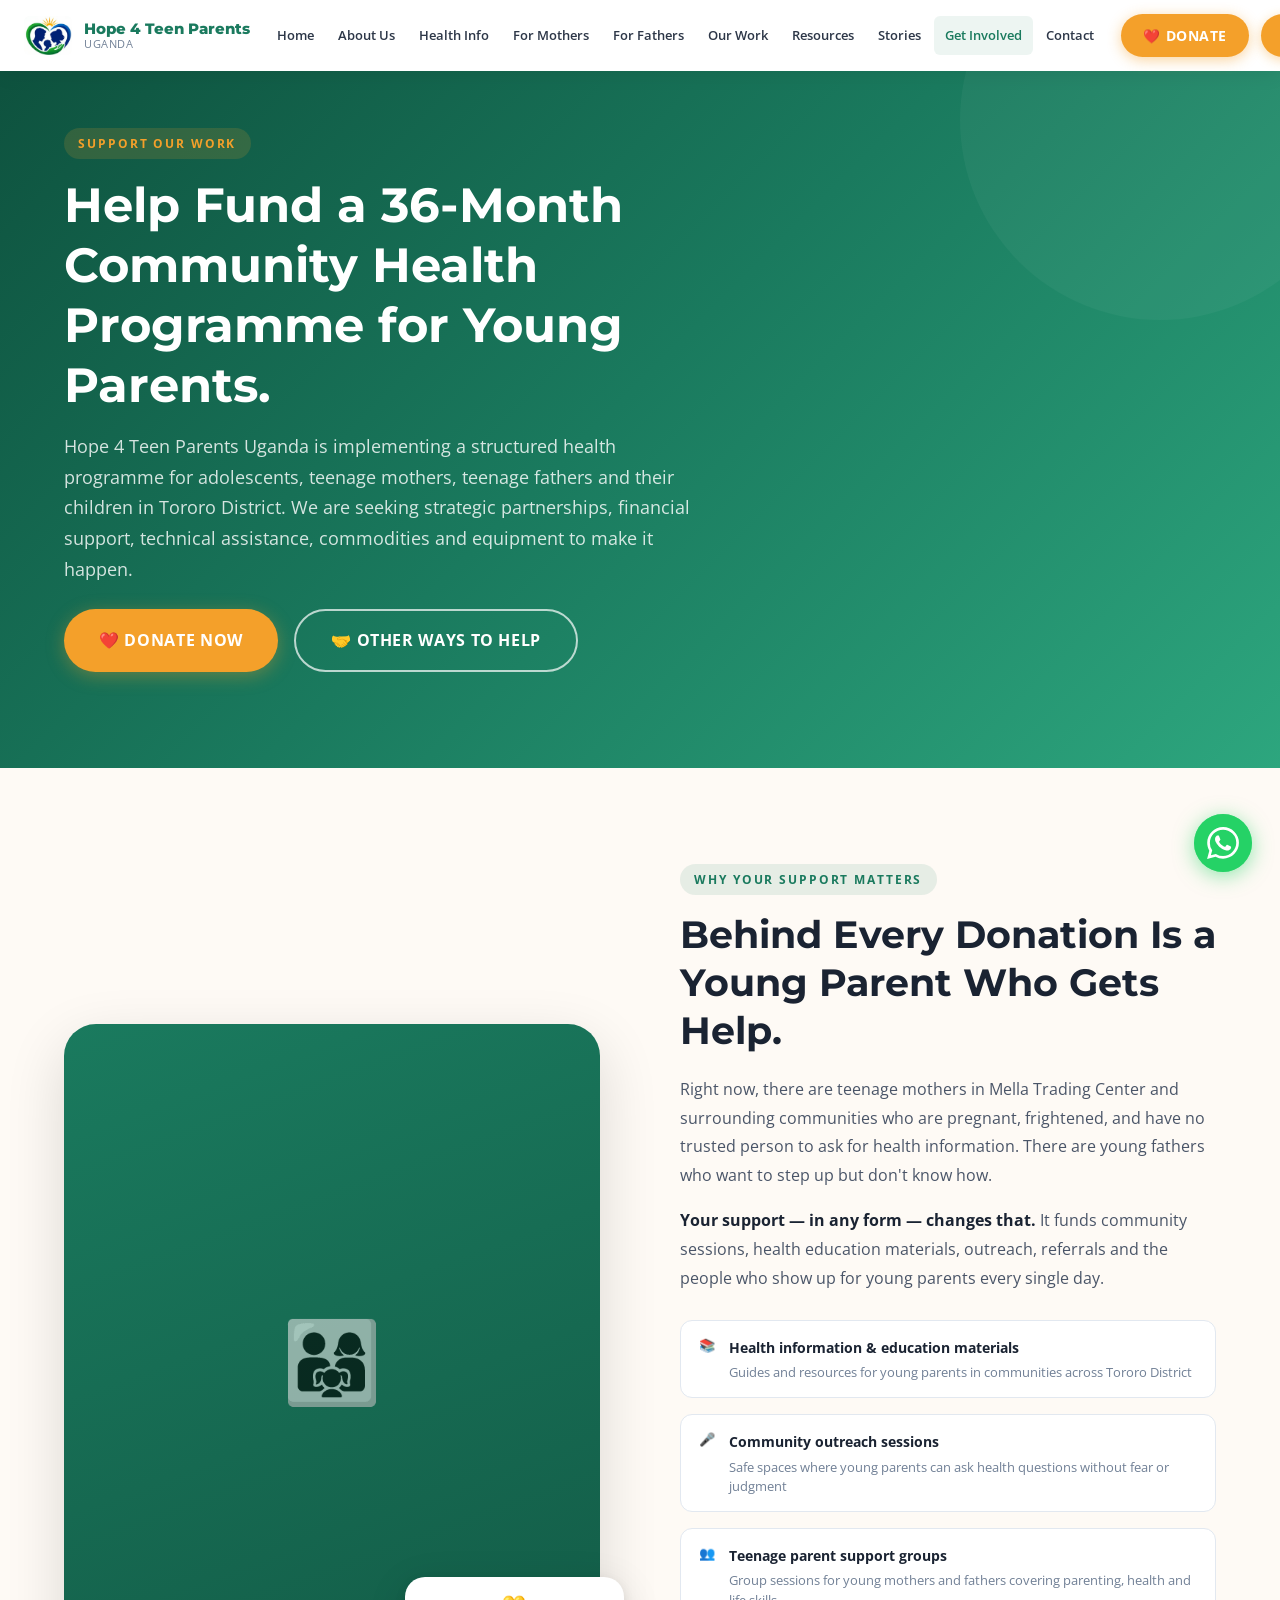
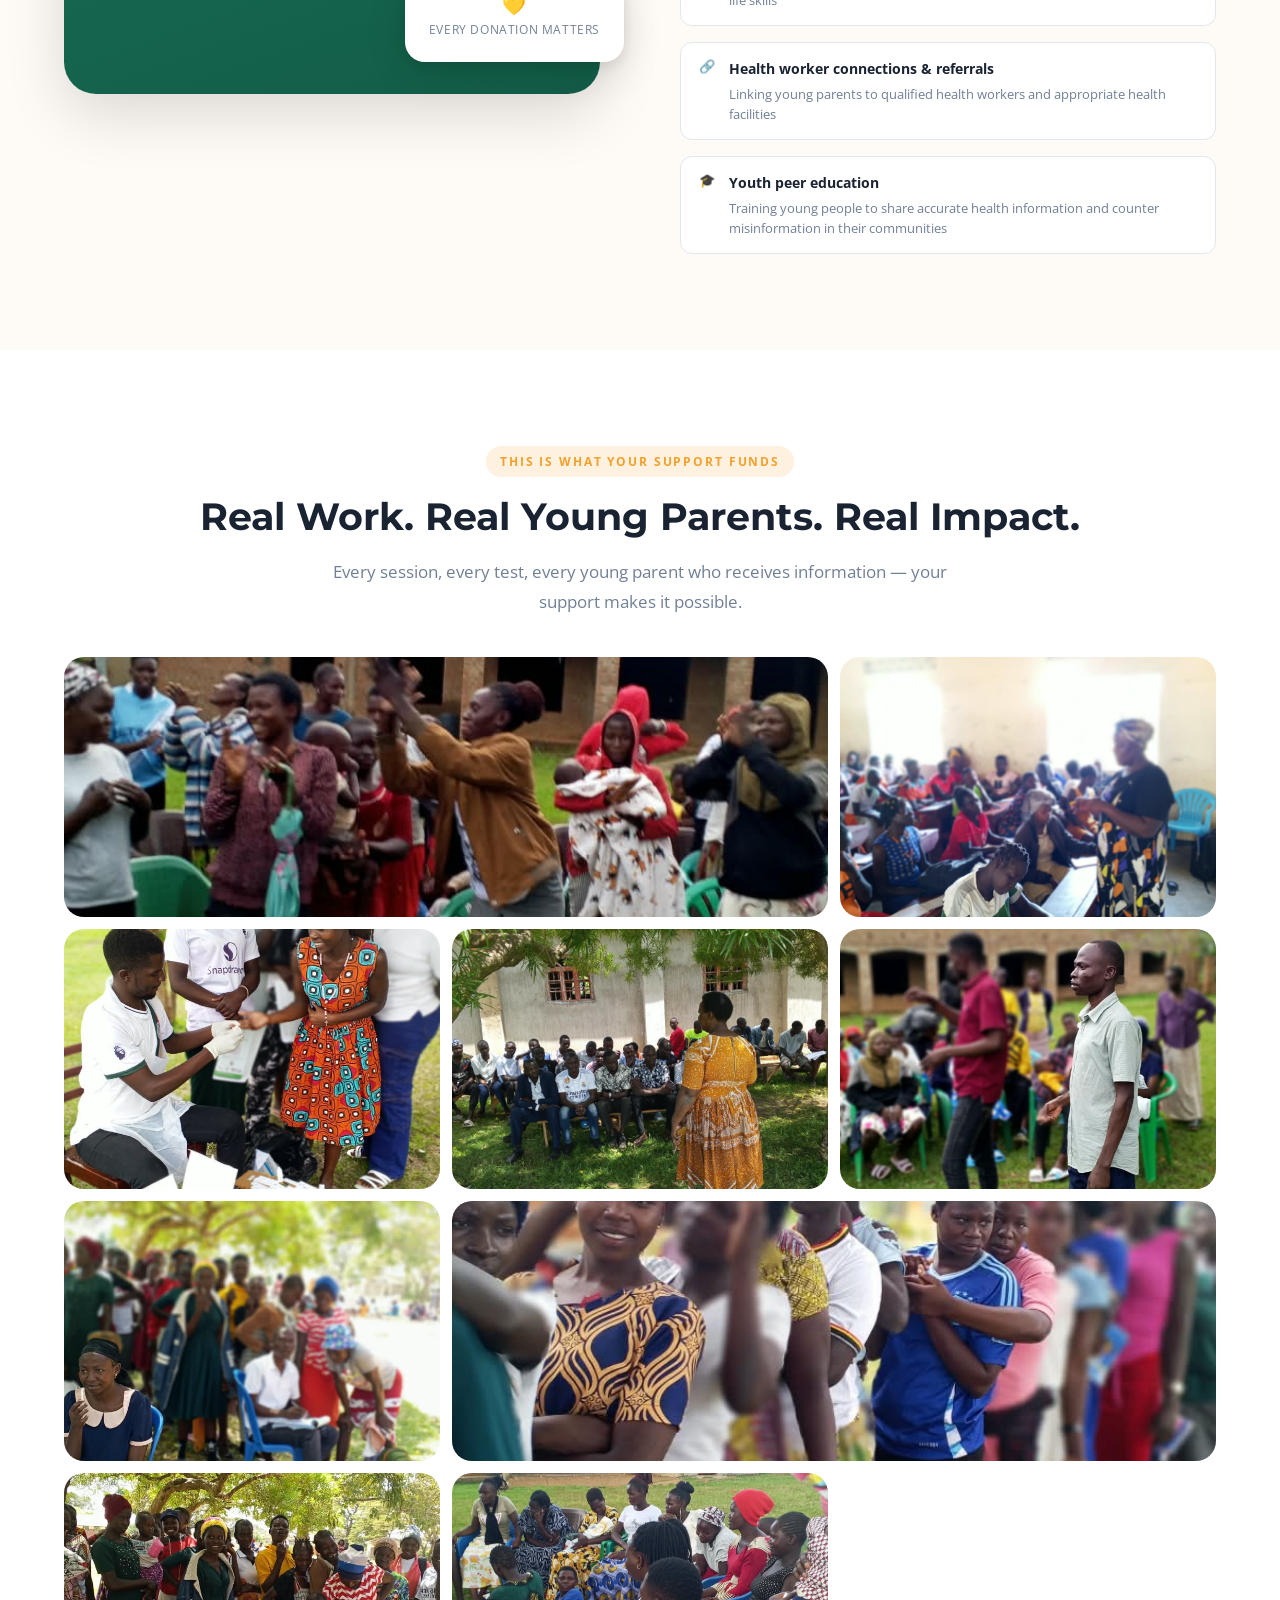
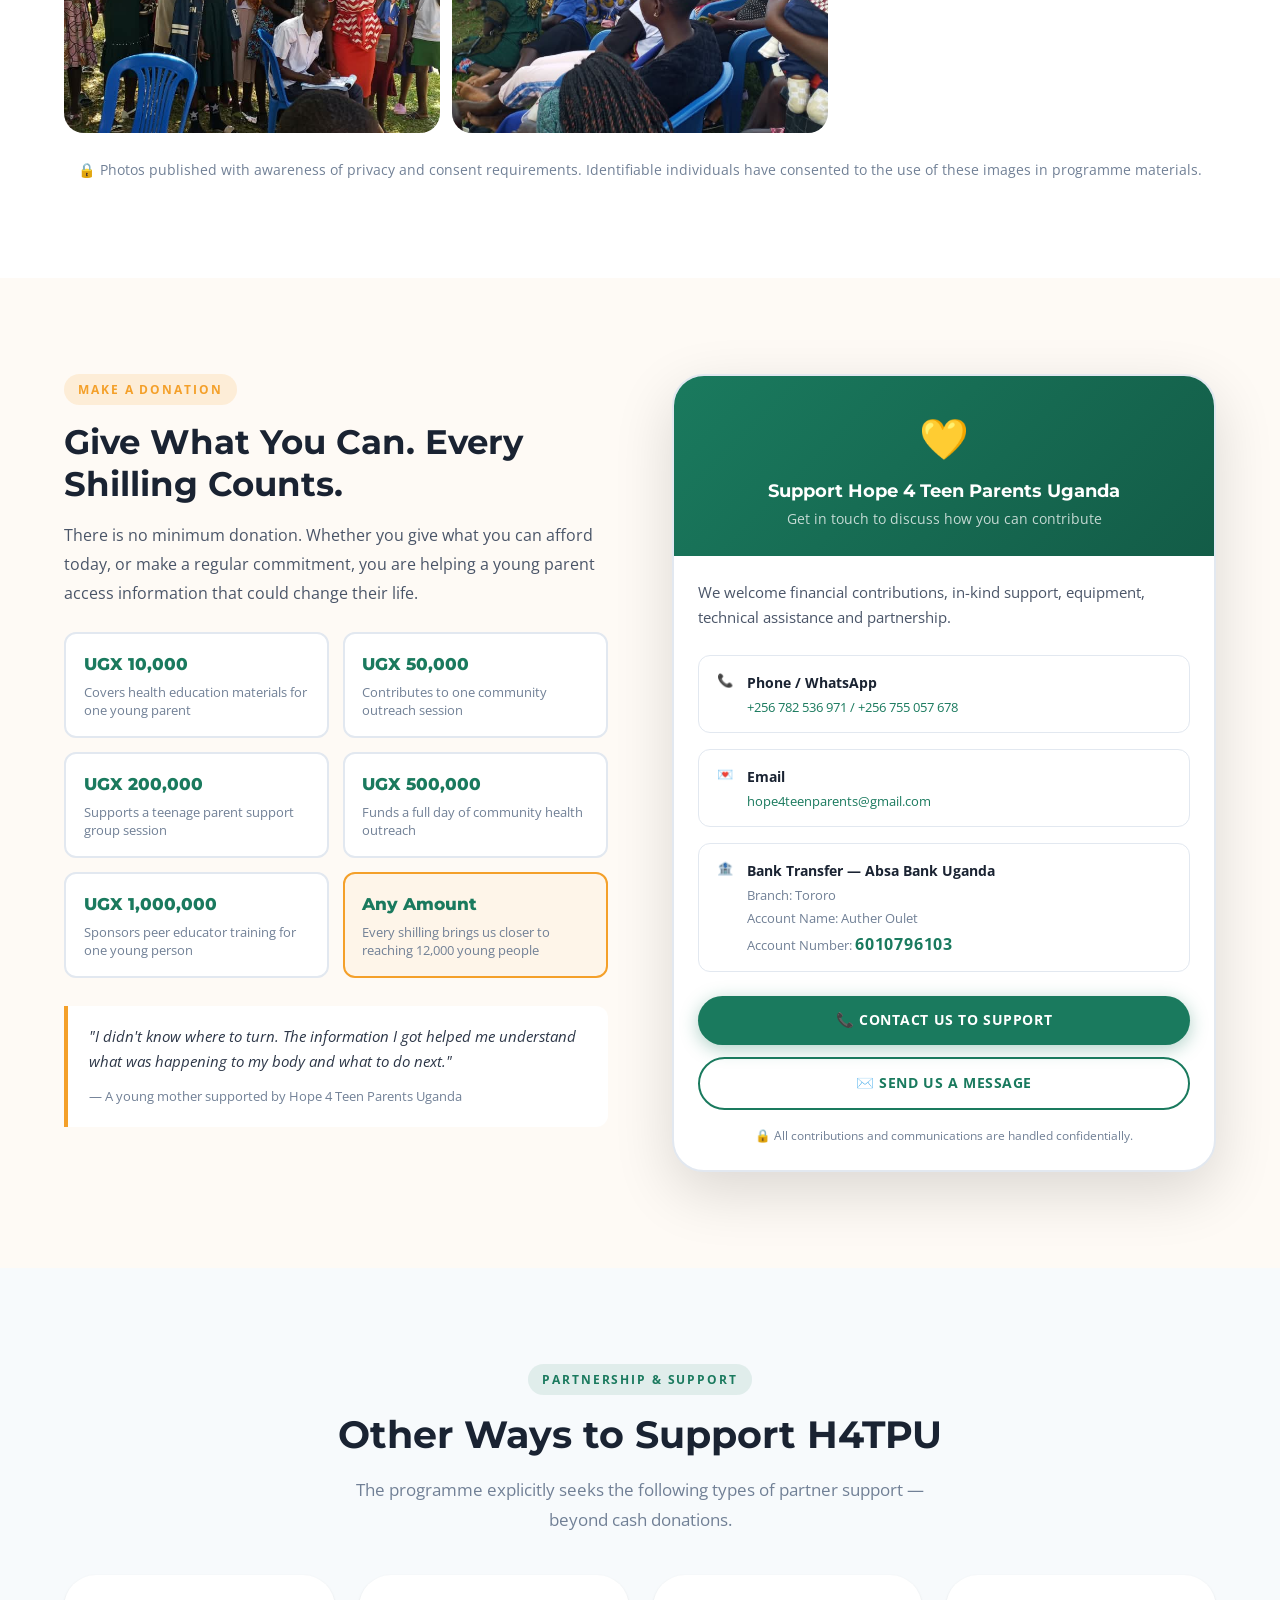
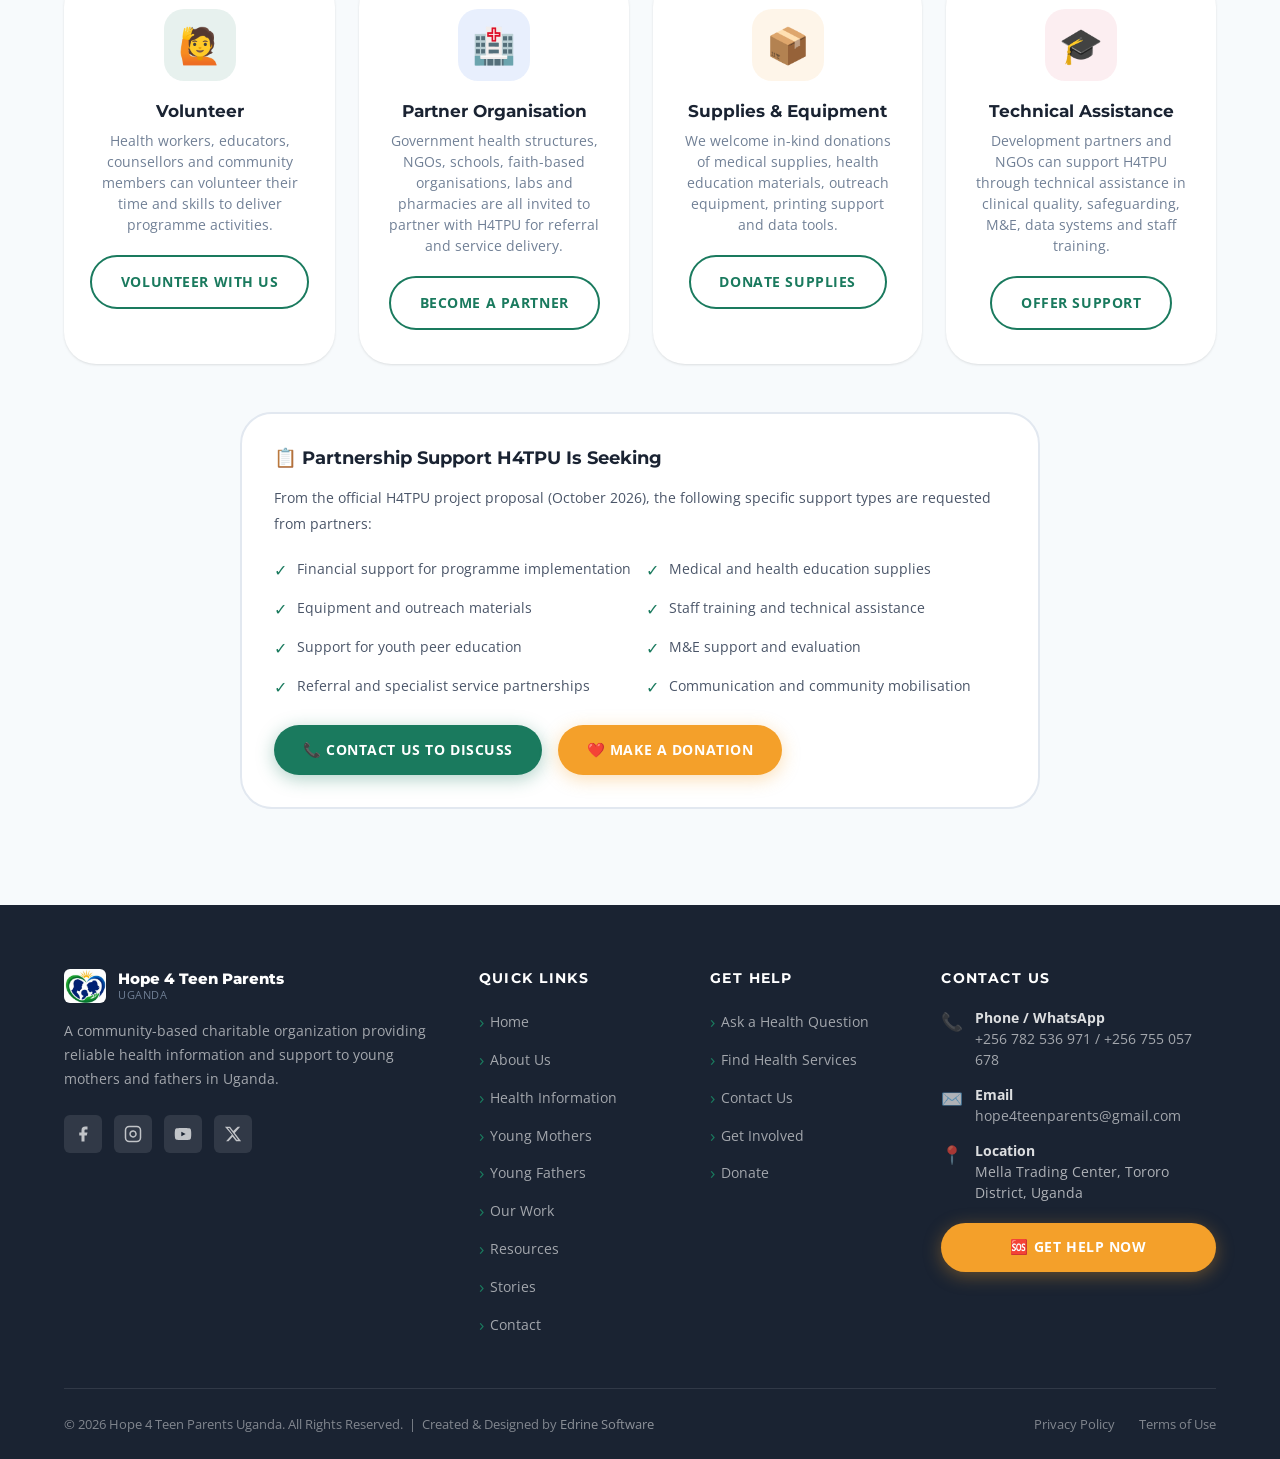
<file: get-involved.html>
﻿<!DOCTYPE html>
<html lang="en">
<head>
  <meta charset="UTF-8" />
  <meta name="viewport" content="width=device-width, initial-scale=1.0" />
  <meta name="description" content="Support Hope 4 Teen Parents Uganda — donate, volunteer, partner or contribute supplies to help young parents in Tororo District access health information and care." />
  <meta name="keywords" content="donate Uganda NGO, support teenage parents Uganda, volunteer Uganda health NGO, NGO Tororo District, donate community health Uganda, help young parents Uganda" />
  <meta name="author" content="Hope 4 Teen Parents Uganda" />
  <meta name="robots" content="index, follow" />
  <meta property="og:title" content="Donate & Get Involved | Hope 4 Teen Parents Uganda" />
  <meta property="og:description" content="Support Hope 4 Teen Parents Uganda — donate, volunteer or partner to help young parents in Tororo District access health information and care." />
  <meta property="og:type" content="website" />
  <meta property="og:url" content="https://hope4teenparentsug.org/get-involved.html" />
  <meta property="og:image" content="https://hope4teenparentsug.org/w30.jpeg" />
  <link rel="canonical" href="https://hope4teenparentsug.org/get-involved.html" />
  <title>Donate & Get Involved | Hope 4 Teen Parents Uganda — Support Young Parents</title>
  <link rel="preconnect" href="https://fonts.googleapis.com" />
  <link rel="preconnect" href="https://fonts.gstatic.com" crossorigin />
  <link href="https://fonts.googleapis.com/css2?family=Montserrat:wght@600;700;800&family=Open+Sans:wght@400;500;600&display=swap" rel="stylesheet" />
  <link rel="icon" href="data:image/svg+xml,<svg xmlns='http://www.w3.org/2000/svg' viewBox='0 0 32 32'><rect width='32' height='32' rx='8' fill='%231a7a5e'/><text x='50%' y='55%' dominant-baseline='middle' text-anchor='middle' font-size='18'>💚</text></svg>" />
  <link rel="stylesheet" href="css/style.css" />
  <link rel="manifest" href="manifest.json" />
  <meta name="theme-color" content="#1a7a5e" />
  <meta name="mobile-web-app-capable" content="yes" />
  <meta name="apple-mobile-web-app-capable" content="yes" />
  <meta name="apple-mobile-web-app-status-bar-style" content="black-translucent" />
  <meta name="apple-mobile-web-app-title" content="H4TPU" />
  <link rel="apple-touch-icon" href="logo.png" />
</head>
<body>

  <header class="site-header" id="site-header" role="banner">
    <div class="header-inner">
      <a href="index.html" class="logo" aria-label="Hope 4 Teen Parents Uganda — Home">
        <div class="logo-icon logo-icon--img" aria-hidden="true"><img src="logo.png" alt="Hope 4 Teen Parents Uganda logo" /></div>
        <div class="logo-text"><span class="logo-name">Hope 4 Teen Parents</span><span class="logo-sub">Uganda</span></div>
      </a>
      <nav class="main-nav" role="navigation" aria-label="Main navigation">
        <ul class="nav-list">
          <li><a href="index.html">Home</a></li>
          <li><a href="about.html">About Us</a></li>
          <li><a href="health-information.html">Health Info</a></li>
          <li><a href="young-mothers.html">For Mothers</a></li>
          <li><a href="young-fathers.html">For Fathers</a></li>
          <li><a href="our-work.html">Our Work</a></li>
          <li><a href="resources.html">Resources</a></li>
          <li><a href="stories.html">Stories</a></li>
          <li><a href="get-involved.html" class="active" aria-current="page">Get Involved</a></li>
          <li><a href="contact.html">Contact</a></li>
        </ul>
      </nav>
      <div class="header-actions">
        <a href="get-involved.html#donate" class="btn btn-donate">❤️ DONATE</a>
        <a href="contact.html" class="btn btn-get-help">🆘 GET HELP</a>
        <button class="hamburger" id="hamburger" aria-label="Open navigation menu" aria-expanded="false" aria-controls="mobile-nav">
          <span></span><span></span><span></span>
        </button>
      </div>
    </div>
  </header>

  <nav class="mobile-nav" id="mobile-nav" aria-label="Mobile navigation">
    <ul class="mobile-nav-list">
      <li><a href="index.html">🏠 Home</a></li>
      <li><a href="about.html">ℹ️ About Us</a></li>
      <li><a href="health-information.html">🩺 Health Information</a></li>
      <li><a href="young-mothers.html">👩 For Young Mothers</a></li>
      <li><a href="young-fathers.html">👨 For Young Fathers</a></li>
      <li><a href="our-work.html">⚙️ Our Work</a></li>
      <li><a href="resources.html">📚 Resources</a></li>
      <li><a href="stories.html">📖 Stories</a></li>
      <li><a href="get-involved.html">🤝 Get Involved</a></li>
      <li><a href="contact.html">📞 Contact</a></li>
    </ul>
    <div class="mobile-nav-footer">
      <a href="#donate" class="btn btn-secondary btn-lg" style="justify-content:center;">❤️ Donate Now</a>
      <a href="contact.html" class="btn btn-primary btn-lg" style="justify-content:center;">🆘 GET HELP</a>
    </div>
  </nav>

  <main>

    <section class="page-hero" aria-labelledby="gi-heading">
      <div class="container">
        <div class="page-hero-content">
          <span class="section-label light">Support Our Work</span>
          <h1 id="gi-heading">Help Fund a 36-Month Community Health Programme for Young Parents.</h1>
          <p>Hope 4 Teen Parents Uganda is implementing a structured health programme for adolescents, teenage mothers, teenage fathers and their children in Tororo District. We are seeking strategic partnerships, financial support, technical assistance, commodities and equipment to make it happen.</p>
          <div class="hero-buttons" style="justify-content:flex-start;margin-top:1.5rem;">
            <a href="#donate" class="btn btn-secondary btn-lg">❤️ Donate Now</a>
            <a href="#other-ways" class="btn btn-outline btn-lg">🤝 Other Ways to Help</a>
          </div>
        </div>
      </div>
    </section>

    <!-- WHY DONATE -->
    <section class="section-padding" style="background:var(--color-bg-cream);" aria-labelledby="why-donate-heading">
      <div class="container">
        <div class="about-grid">
          <div class="about-image-wrap reveal">
            <div class="about-image-box" role="img" aria-label="Young parents needing support">👨‍👩‍👧</div>
            <div class="about-badge">
              <span class="about-badge-num" style="font-size:1.2rem;">💛</span>
              <span class="about-badge-label">Every donation matters</span>
            </div>
          </div>
          <div class="about-content reveal reveal-delay-2">
            <span class="section-label">Why Your Support Matters</span>
            <h2 id="why-donate-heading">Behind Every Donation Is a Young Parent Who Gets Help.</h2>
            <p>Right now, there are teenage mothers in Mella Trading Center and surrounding communities who are pregnant, frightened, and have no trusted person to ask for health information. There are young fathers who want to step up but don't know how.</p>
            <p><strong style="color:var(--color-dark);">Your support — in any form — changes that.</strong> It funds community sessions, health education materials, outreach, referrals and the people who show up for young parents every single day.</p>
            <div class="donate-impact-list" style="margin-top:1.5rem;">
              <div class="donate-impact-item">
                <span class="donate-impact-icon">📚</span>
                <div><strong>Health information &amp; education materials</strong><span>Guides and resources for young parents in communities across Tororo District</span></div>
              </div>
              <div class="donate-impact-item">
                <span class="donate-impact-icon">🎤</span>
                <div><strong>Community outreach sessions</strong><span>Safe spaces where young parents can ask health questions without fear or judgment</span></div>
              </div>
              <div class="donate-impact-item">
                <span class="donate-impact-icon">👥</span>
                <div><strong>Teenage parent support groups</strong><span>Group sessions for young mothers and fathers covering parenting, health and life skills</span></div>
              </div>
              <div class="donate-impact-item">
                <span class="donate-impact-icon">🔗</span>
                <div><strong>Health worker connections &amp; referrals</strong><span>Linking young parents to qualified health workers and appropriate health facilities</span></div>
              </div>
              <div class="donate-impact-item">
                <span class="donate-impact-icon">🎓</span>
                <div><strong>Youth peer education</strong><span>Training young people to share accurate health information and counter misinformation in their communities</span></div>
              </div>
            </div>
          </div>
        </div>
      </div>
    </section>

    <!-- PHOTO GALLERY — Show donors the real work -->
    <section class="section-padding" style="background:var(--color-white);" aria-labelledby="gi-gallery-heading">
      <div class="container text-center">
        <span class="section-label" style="color:var(--color-secondary);background:rgba(244,160,42,0.15);">This Is What Your Support Funds</span>
        <h2 id="gi-gallery-heading" class="section-title">Real Work. Real Young Parents. Real Impact.</h2>
        <p class="section-subtitle">Every session, every test, every young parent who receives information — your support makes it possible.</p>

        <div class="photo-gallery">
          <div class="gallery-item gallery-wide reveal">
            <img src="w27.jpeg" alt="Health educator teaching a full classroom of young parents" />
            <div class="gallery-caption">Health education session for young parents</div>
          </div>
          <div class="gallery-item reveal reveal-delay-1">
            <img src="w18.jpeg" alt="Indoor group health education session with many young people" />
            <div class="gallery-caption">Indoor group session</div>
          </div>
          <div class="gallery-item reveal reveal-delay-2">
            <img src="w24.jpeg" alt="Large indoor community health session" />
            <div class="gallery-caption">Community health session</div>
          </div>
          <div class="gallery-item reveal">
            <img src="w29.jpeg" alt="Health worker preparing testing supplies for outreach" />
            <div class="gallery-caption">Preparing for community outreach</div>
          </div>
          <div class="gallery-item reveal reveal-delay-1">
            <img src="w26.jpeg" alt="Health worker conducting clinical examination" />
            <div class="gallery-caption">Clinical care at outreach</div>
          </div>
          <div class="gallery-item reveal reveal-delay-2">
            <img src="w8.jpeg" alt="Young parents waiting at health testing station outdoors" />
            <div class="gallery-caption">Testing station at community outreach</div>
          </div>
          <div class="gallery-item gallery-wide reveal">
            <img src="w17.jpeg" alt="Long queue of young people coming to access health services" />
            <div class="gallery-caption">Young people turning up for health services — this is the demand we are meeting</div>
          </div>
          <div class="gallery-item reveal reveal-delay-1">
            <img src="w6.jpeg" alt="Crowd of community members at outdoor health outreach" />
            <div class="gallery-caption">Community outreach session</div>
          </div>
          <div class="gallery-item reveal reveal-delay-2">
            <img src="w1.jpeg" alt="Young mothers seated at a community health session" />
            <div class="gallery-caption">Young mothers at a support session</div>
          </div>
        </div>

        <p style="font-size:0.88rem;color:var(--color-light);margin-top:1.5rem;">
          🔒 Photos published with awareness of privacy and consent requirements. Identifiable individuals have consented to the use of these images in programme materials.
        </p>
      </div>
    </section>

    <!-- DONATE SECTION -->
    <section class="donate-section section-padding" id="donate" aria-labelledby="donate-heading">
      <div class="container">
        <div class="donate-inner">

          <div class="donate-content reveal">
            <span class="section-label" style="color:var(--color-secondary);background:rgba(244,160,42,0.15);">Make a Donation</span>
            <h2 id="donate-heading">Give What You Can. Every Shilling Counts.</h2>
            <p>There is no minimum donation. Whether you give what you can afford today, or make a regular commitment, you are helping a young parent access information that could change their life.</p>

            <div class="donation-tiers" aria-label="Donation tier suggestions">
              <div class="donation-tier">
                <span class="tier-amount">UGX 10,000</span>
                <span class="tier-impact">Covers health education materials for one young parent</span>
              </div>
              <div class="donation-tier">
                <span class="tier-amount">UGX 50,000</span>
                <span class="tier-impact">Contributes to one community outreach session</span>
              </div>
              <div class="donation-tier">
                <span class="tier-amount">UGX 200,000</span>
                <span class="tier-impact">Supports a teenage parent support group session</span>
              </div>
              <div class="donation-tier">
                <span class="tier-amount">UGX 500,000</span>
                <span class="tier-impact">Funds a full day of community health outreach</span>
              </div>
              <div class="donation-tier">
                <span class="tier-amount">UGX 1,000,000</span>
                <span class="tier-impact">Sponsors peer educator training for one young person</span>
              </div>
              <div class="donation-tier highlighted">
                <span class="tier-amount">Any Amount</span>
                <span class="tier-impact">Every shilling brings us closer to reaching 12,000 young people</span>
              </div>
            </div>

            <blockquote class="donate-quote">
              <p>"I didn't know where to turn. The information I got helped me understand what was happening to my body and what to do next."</p>
              <cite>— A young mother supported by Hope 4 Teen Parents Uganda</cite>
            </blockquote>
          </div>

          <div class="donate-box-wrap reveal reveal-delay-2">
            <div class="donate-box">
              <div class="donate-box-header">
                <span aria-hidden="true">💛</span>
                <h3>Support Hope 4 Teen Parents Uganda</h3>
                <p>Get in touch to discuss how you can contribute</p>
              </div>

              <div style="padding:1.5rem;">
                <p style="font-size:0.92rem;color:var(--color-mid);line-height:1.75;margin-bottom:1.5rem;">
                  We welcome financial contributions, in-kind support, equipment, technical assistance and partnership.
                </p>
                <div class="donate-impact-list">
                  <div class="donate-impact-item">
                    <span class="donate-impact-icon">&#128222;</span>
                    <div><strong>Phone / WhatsApp</strong><span><a href="tel:+256782536971" style="color:var(--color-primary);">+256 782 536 971 / +256 755 057 678</a></span></div>
                  </div>
                  <div class="donate-impact-item">
                    <span class="donate-impact-icon">&#128140;</span>
                    <div><strong>Email</strong><span><a href="mailto:hope4teenparents@gmail.com" style="color:var(--color-primary);">hope4teenparents@gmail.com</a></span></div>
                  </div>
                  <div class="donate-impact-item">
                    <span class="donate-impact-icon">&#127974;</span>
                    <div>
                      <strong>Bank Transfer &mdash; Absa Bank Uganda</strong>
                      <span>Branch: Tororo</span>
                      <span>Account Name: Auther Oulet</span>
                      <span>Account Number: <strong style="color:var(--color-primary);font-size:1rem;letter-spacing:0.05em;">6010796103</strong></span>
                    </div>
                  </div>
                </div>
                <a href="contact.html" class="btn btn-primary" style="width:100%;justify-content:center;margin-top:1.5rem;">
                  📞 Contact Us to Support
                </a>
                <a href="contact.html" class="btn btn-outline-primary" style="width:100%;justify-content:center;margin-top:0.75rem;">
                  ✉️ Send Us a Message
                </a>

                <p style="font-size:0.78rem;color:var(--color-light);text-align:center;margin-top:1rem;line-height:1.55;">
                  🔒 All contributions and communications are handled confidentially.
                </p>
              </div>

            </div>
          </div>

        </div>
      </div>
    </section>

    <!-- OTHER WAYS TO GET INVOLVED -->
    <section class="get-involved section-padding" id="other-ways" aria-labelledby="gi-ways-heading">
      <div class="container text-center">
        <span class="section-label">Partnership &amp; Support</span>
        <h2 id="gi-ways-heading" class="section-title">Other Ways to Support H4TPU</h2>
        <p class="section-subtitle">The programme explicitly seeks the following types of partner support — beyond cash donations.</p>

        <div class="involved-grid">
          <div class="involved-card reveal">
            <div class="involved-icon green">🙋</div>
            <h3>Volunteer</h3>
            <p>Health workers, educators, counsellors and community members can volunteer their time and skills to deliver programme activities.</p>
            <a href="contact.html?interest=volunteer" class="btn btn-outline-primary">Volunteer With Us</a>
          </div>
          <div class="involved-card reveal reveal-delay-1">
            <div class="involved-icon blue">🏥</div>
            <h3>Partner Organisation</h3>
            <p>Government health structures, NGOs, schools, faith-based organisations, labs and pharmacies are all invited to partner with H4TPU for referral and service delivery.</p>
            <a href="contact.html?interest=partner" class="btn btn-outline-primary">Become a Partner</a>
          </div>
          <div class="involved-card reveal reveal-delay-2">
            <div class="involved-icon amber">📦</div>
            <h3>Supplies &amp; Equipment</h3>
            <p>We welcome in-kind donations of medical supplies, health education materials, outreach equipment, printing support and data tools.</p>
            <a href="contact.html?interest=inkind" class="btn btn-outline-primary">Donate Supplies</a>
          </div>
          <div class="involved-card reveal reveal-delay-3">
            <div class="involved-icon rose">🎓</div>
            <h3>Technical Assistance</h3>
            <p>Development partners and NGOs can support H4TPU through technical assistance in clinical quality, safeguarding, M&amp;E, data systems and staff training.</p>
            <a href="contact.html?interest=technical" class="btn btn-outline-primary">Offer Support</a>
          </div>
        </div>

        <!-- Partnership support requested -->
        <div style="background:var(--color-white);border:2px solid var(--color-border);border-radius:var(--radius-xl);padding:2rem;margin-top:3rem;text-align:left;max-width:800px;margin-left:auto;margin-right:auto;">
          <h3 style="margin-bottom:1rem;font-size:1.15rem;">📋 Partnership Support H4TPU Is Seeking</h3>
          <p style="margin-bottom:1.25rem;font-size:0.9rem;color:var(--color-mid);">From the official H4TPU project proposal (October 2026), the following specific support types are requested from partners:</p>
          <div style="display:grid;grid-template-columns:repeat(2,1fr);gap:0.75rem;">
            <div style="display:flex;align-items:flex-start;gap:0.6rem;font-size:0.87rem;color:var(--color-mid);"><span style="color:var(--color-primary);font-size:1rem;">✓</span>Financial support for programme implementation</div>
            <div style="display:flex;align-items:flex-start;gap:0.6rem;font-size:0.87rem;color:var(--color-mid);"><span style="color:var(--color-primary);font-size:1rem;">✓</span>Medical and health education supplies</div>
            <div style="display:flex;align-items:flex-start;gap:0.6rem;font-size:0.87rem;color:var(--color-mid);"><span style="color:var(--color-primary);font-size:1rem;">✓</span>Equipment and outreach materials</div>
            <div style="display:flex;align-items:flex-start;gap:0.6rem;font-size:0.87rem;color:var(--color-mid);"><span style="color:var(--color-primary);font-size:1rem;">✓</span>Staff training and technical assistance</div>
            <div style="display:flex;align-items:flex-start;gap:0.6rem;font-size:0.87rem;color:var(--color-mid);"><span style="color:var(--color-primary);font-size:1rem;">✓</span>Support for youth peer education</div>
            <div style="display:flex;align-items:flex-start;gap:0.6rem;font-size:0.87rem;color:var(--color-mid);"><span style="color:var(--color-primary);font-size:1rem;">✓</span>M&amp;E support and evaluation</div>
            <div style="display:flex;align-items:flex-start;gap:0.6rem;font-size:0.87rem;color:var(--color-mid);"><span style="color:var(--color-primary);font-size:1rem;">✓</span>Referral and specialist service partnerships</div>
            <div style="display:flex;align-items:flex-start;gap:0.6rem;font-size:0.87rem;color:var(--color-mid);"><span style="color:var(--color-primary);font-size:1rem;">✓</span>Communication and community mobilisation</div>
          </div>
          <div style="margin-top:1.5rem;display:flex;gap:1rem;flex-wrap:wrap;">
            <a href="contact.html" class="btn btn-primary">📞 Contact Us to Discuss</a>
            <a href="#donate" class="btn btn-secondary">❤️ Make a Donation</a>
          </div>
        </div>

      </div>
    </section>

  </main>

  <footer class="site-footer" role="contentinfo">
    <div class="container">
      <div class="footer-top">
        <div class="footer-brand">
          <a href="index.html" class="logo"><div class="logo-icon logo-icon--img" aria-hidden="true"><img src="logo.png" alt="Hope 4 Teen Parents Uganda logo" /></div><div class="logo-text"><span class="logo-name">Hope 4 Teen Parents</span><span class="logo-sub">Uganda</span></div></a>
          <p>A community-based charitable organization providing reliable health information and support to young mothers and fathers in Uganda.</p>
          <div class="footer-social">
            <a href="https://www.facebook.com/HopeTeenparentsuganda" class="social-link" aria-label="Facebook" target="_blank" rel="noopener noreferrer"><svg width="18" height="18" viewBox="0 0 24 24" fill="currentColor"><path d="M18 2h-3a5 5 0 0 0-5 5v3H7v4h3v8h4v-8h3l1-4h-4V7a1 1 0 0 1 1-1h3z"/></svg></a>
            <a href="https://www.instagram.com/hope4teenparentsuganda" class="social-link" aria-label="Instagram" target="_blank" rel="noopener noreferrer"><svg width="18" height="18" viewBox="0 0 24 24" fill="none" stroke="currentColor" stroke-width="2"><rect x="2" y="2" width="20" height="20" rx="5"/><path d="M16 11.37A4 4 0 1 1 12.63 8 4 4 0 0 1 16 11.37z"/><line x1="17.5" y1="6.5" x2="17.51" y2="6.5"/></svg></a>
            <a href="https://youtube.com/@hope4teenparentsuganda?si=vQItVOc5aU5wI0wI" class="social-link" aria-label="YouTube" target="_blank" rel="noopener noreferrer"><svg width="18" height="18" viewBox="0 0 24 24" fill="currentColor"><path d="M22.54 6.42a2.78 2.78 0 0 0-1.95-1.96C18.88 4 12 4 12 4s-6.88 0-8.59.46a2.78 2.78 0 0 0-1.95 1.96A29 29 0 0 0 1 12a29 29 0 0 0 .46 5.58A2.78 2.78 0 0 0 3.41 19.54C5.12 20 12 20 12 20s6.88 0 8.59-.46a2.78 2.78 0 0 0 1.95-1.96A29 29 0 0 0 23 12a29 29 0 0 0-.46-5.58z"/><polygon fill="#1a2332" points="9.75,15.02 15.5,12 9.75,8.98"/></svg></a>
            <a href="https://twitter.com/hope4teenpatent" class="social-link" aria-label="Twitter / X" target="_blank" rel="noopener noreferrer"><svg width="18" height="18" viewBox="0 0 24 24" fill="currentColor"><path d="M18.244 2.25h3.308l-7.227 8.26 8.502 11.24H16.17l-4.714-6.231-5.401 6.231H2.747l7.73-8.835L1.254 2.25H8.08l4.261 5.632 5.903-5.632zm-1.161 17.52h1.833L7.084 4.126H5.117z"/></svg></a>
          </div>
        </div>
        <div class="footer-col"><h4>Quick Links</h4><ul class="footer-links"><li><a href="index.html">Home</a></li><li><a href="about.html">About Us</a></li><li><a href="health-information.html">Health Information</a></li><li><a href="young-mothers.html">Young Mothers</a></li><li><a href="young-fathers.html">Young Fathers</a></li><li><a href="our-work.html">Our Work</a></li><li><a href="resources.html">Resources</a></li><li><a href="stories.html">Stories</a></li><li><a href="contact.html">Contact</a></li></ul></div>
        <div class="footer-col"><h4>Get Help</h4><ul class="footer-links"><li><a href="contact.html">Ask a Health Question</a></li><li><a href="contact.html">Find Health Services</a></li><li><a href="contact.html">Contact Us</a></li><li><a href="get-involved.html">Get Involved</a></li><li><a href="get-involved.html">Donate</a></li></ul></div>
        <div class="footer-col"><h4>Contact Us</h4>
          <div class="footer-contact-item"><span class="icon">📞</span><span><strong style="color:rgba(255,255,255,0.85);">Phone / WhatsApp</strong><br><a href="tel:+256782536971" style="color:rgba(255,255,255,0.6);">+256 782 536 971 / +256 755 057 678</a></span></div>
          <div class="footer-contact-item"><span class="icon">✉️</span><span><strong style="color:rgba(255,255,255,0.85);">Email</strong><br><a href="mailto:hope4teenparents@gmail.com" style="color:rgba(255,255,255,0.6);">hope4teenparents@gmail.com</a></span></div>
          <div class="footer-contact-item"><span class="icon">📍</span><span><strong style="color:rgba(255,255,255,0.85);">Location</strong><br>Mella Trading Center, Tororo District, Uganda</span></div>
          <div style="margin-top:1.25rem;"><a href="contact.html" class="btn btn-secondary" style="width:100%;justify-content:center;">🆘 GET HELP NOW</a></div>
        </div>
      </div>
      <div class="footer-bottom">
        <div class="footer-bottom-left">&copy; 2026 Hope 4 Teen Parents Uganda. All Rights Reserved. &nbsp;|&nbsp; Created &amp; Designed by <a href="https://edrine2003.github.io/edrine-software/" target="_blank" rel="noopener noreferrer" style="color:rgba(255,255,255,0.5);transition:color 0.2s;">Edrine Software</a></div>
        <div class="footer-bottom-right"><a href="#">Privacy Policy</a><a href="#">Terms of Use</a></div>
      </div>
    </div>
  </footer>

  <script src="js/main.js"></script>
  <!-- WhatsApp Floating Button -->
  <a href="https://wa.me/256782536971?text=Hello%20Hope%204%20Teen%20Parents%20Uganda%2C%20I%20need%20some%20information." 
     class="whatsapp-float" 
     target="_blank" 
     rel="noopener noreferrer"
     aria-label="Chat with us on WhatsApp">
    <svg viewBox="0 0 24 24" xmlns="http://www.w3.org/2000/svg">
      <path d="M17.472 14.382c-.297-.149-1.758-.867-2.03-.967-.273-.099-.471-.148-.67.15-.197.297-.767.966-.94 1.164-.173.199-.347.223-.644.075-.297-.15-1.255-.463-2.39-1.475-.883-.788-1.48-1.761-1.653-2.059-.173-.297-.018-.458.13-.606.134-.133.298-.347.446-.52.149-.174.198-.298.298-.497.099-.198.05-.371-.025-.52-.075-.149-.669-1.612-.916-2.207-.242-.579-.487-.5-.669-.51-.173-.008-.371-.01-.57-.01-.198 0-.52.074-.792.372-.272.297-1.04 1.016-1.04 2.479 0 1.462 1.065 2.875 1.213 3.074.149.198 2.096 3.2 5.077 4.487.709.306 1.262.489 1.694.625.712.227 1.36.195 1.871.118.571-.085 1.758-.719 2.006-1.413.248-.694.248-1.289.173-1.413-.074-.124-.272-.198-.57-.347m-5.421 7.403h-.004a9.87 9.87 0 01-5.031-1.378l-.361-.214-3.741.982.998-3.648-.235-.374a9.86 9.86 0 01-1.51-5.26c.001-5.45 4.436-9.884 9.888-9.884 2.64 0 5.122 1.03 6.988 2.898a9.825 9.825 0 012.893 6.994c-.003 5.45-4.437 9.884-9.885 9.884m8.413-18.297A11.815 11.815 0 0012.05 0C5.495 0 .16 5.335.157 11.892c0 2.096.547 4.142 1.588 5.945L.057 24l6.305-1.654a11.882 11.882 0 005.683 1.448h.005c6.554 0 11.89-5.335 11.893-11.893a11.821 11.821 0 00-3.48-8.413z"/>
    </svg>
    <span class="wa-tooltip">Chat on WhatsApp</span>
  </a>

  <script>
    if ('serviceWorker' in navigator) {
      window.addEventListener('load', () => {
        navigator.serviceWorker.register('/help4teen/service-worker.js')
          .then(reg => console.log('SW registered'))
          .catch(err => console.log('SW error', err));
      });
    }
  </script>
</body>
</html>
</file>
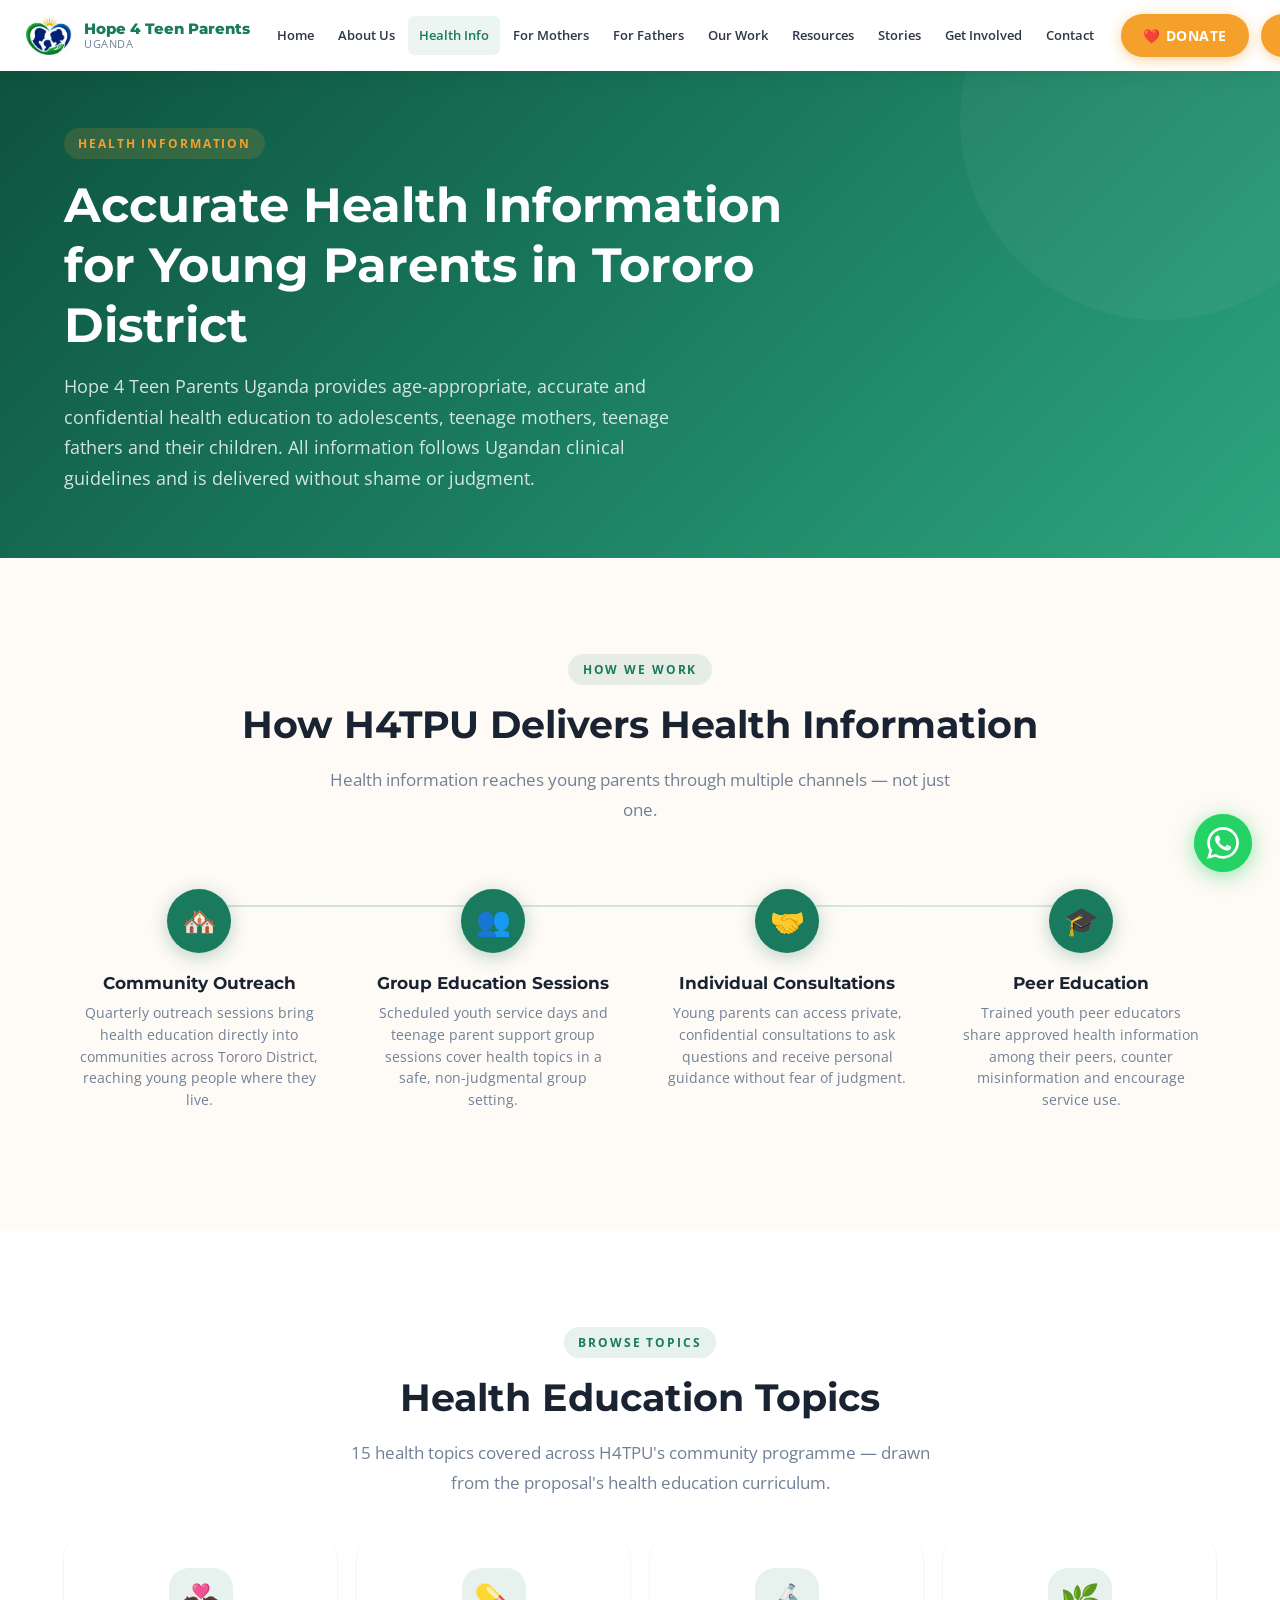
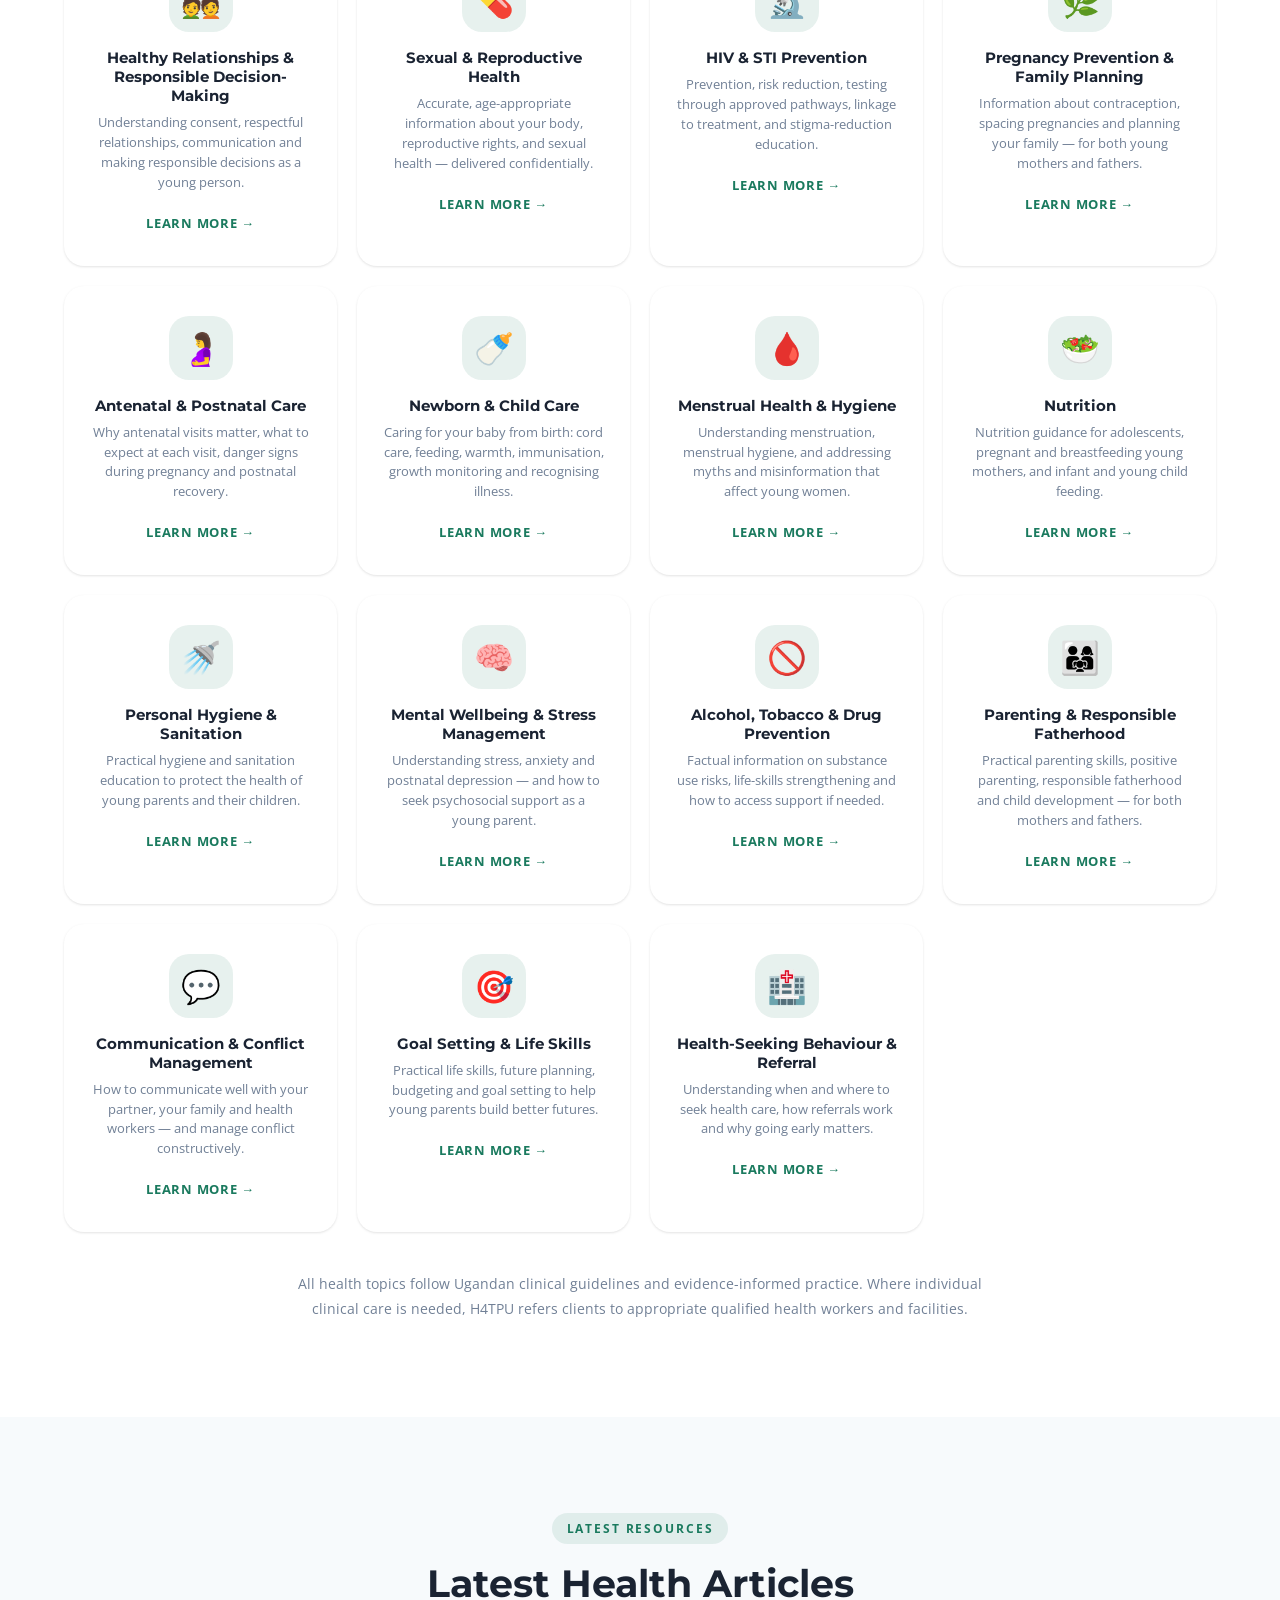
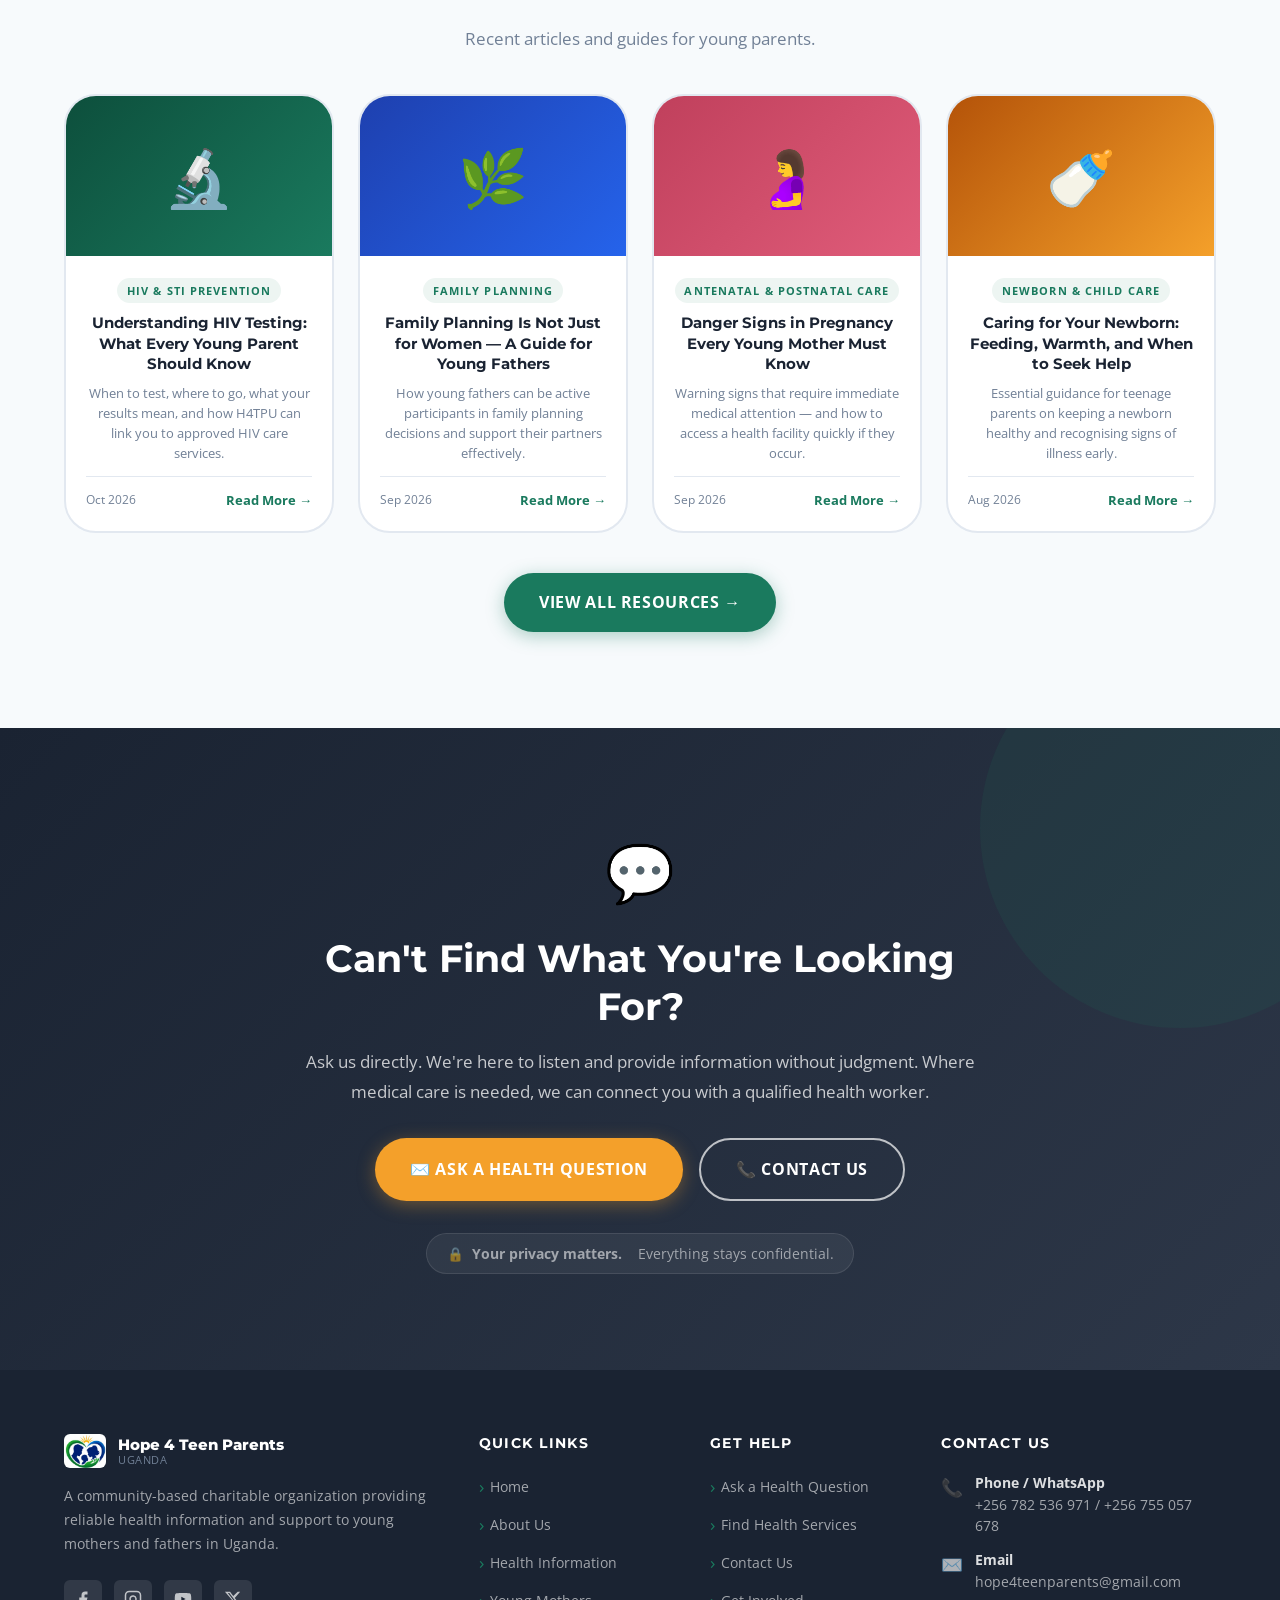
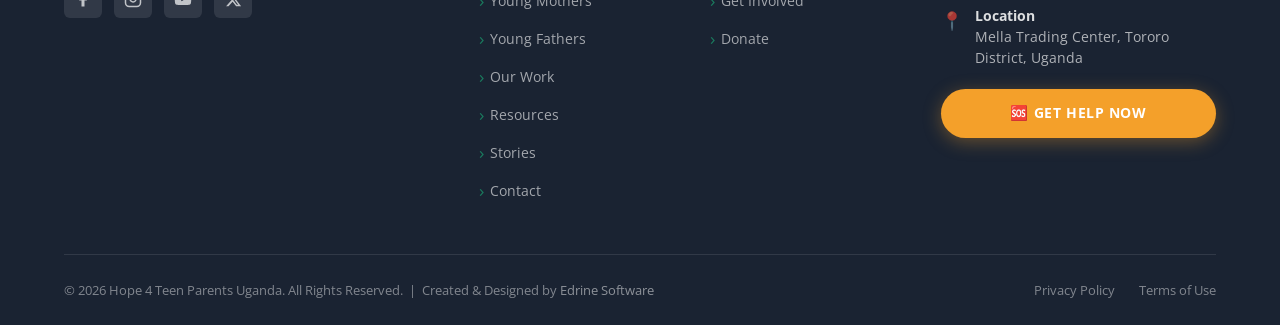
<file: health-information.html>
﻿<!DOCTYPE html>
<html lang="en">
<head>
  <meta charset="UTF-8" />
  <meta name="viewport" content="width=device-width, initial-scale=1.0" />
  <meta name="description" content="Accurate health information for young parents in Uganda — pregnancy, HIV, STIs, family planning, maternal health, newborn care, mental wellbeing and more. Free, confidential and non-judgmental." />
  <meta name="keywords" content="health information Uganda teenagers, pregnancy Uganda, HIV testing Uganda youth, family planning Uganda, maternal health Tororo, newborn care Uganda, adolescent health information Uganda" />
  <meta name="author" content="Hope 4 Teen Parents Uganda" />
  <meta name="robots" content="index, follow" />
  <meta property="og:title" content="Health Information for Young Parents | Hope 4 Teen Parents Uganda" />
  <meta property="og:description" content="Accurate, free and confidential health information for young parents in Uganda — pregnancy, HIV, family planning, maternal health and more." />
  <meta property="og:type" content="website" />
  <meta property="og:url" content="https://hope4teenparentsug.org/health-information.html" />
  <meta property="og:image" content="https://hope4teenparentsug.org/w30.jpeg" />
  <link rel="canonical" href="https://hope4teenparentsug.org/health-information.html" />
  <title>Health Information for Young Parents in Uganda | Hope 4 Teen Parents Uganda</title>
  <link rel="preconnect" href="https://fonts.googleapis.com" />
  <link rel="preconnect" href="https://fonts.gstatic.com" crossorigin />
  <link href="https://fonts.googleapis.com/css2?family=Montserrat:wght@600;700;800&family=Open+Sans:wght@400;500;600&display=swap" rel="stylesheet" />
  <link rel="icon" href="data:image/svg+xml,<svg xmlns='http://www.w3.org/2000/svg' viewBox='0 0 32 32'><rect width='32' height='32' rx='8' fill='%231a7a5e'/><text x='50%' y='55%' dominant-baseline='middle' text-anchor='middle' font-size='18'>💚</text></svg>" />
  <link rel="stylesheet" href="css/style.css" />
  <link rel="manifest" href="manifest.json" />
  <meta name="theme-color" content="#1a7a5e" />
  <meta name="mobile-web-app-capable" content="yes" />
  <meta name="apple-mobile-web-app-capable" content="yes" />
  <meta name="apple-mobile-web-app-status-bar-style" content="black-translucent" />
  <meta name="apple-mobile-web-app-title" content="H4TPU" />
  <link rel="apple-touch-icon" href="logo.png" />
</head>
<body>

  <header class="site-header" id="site-header" role="banner">
    <div class="header-inner">
      <a href="index.html" class="logo" aria-label="Hope 4 Teen Parents Uganda — Home">
        <div class="logo-icon logo-icon--img" aria-hidden="true"><img src="logo.png" alt="Hope 4 Teen Parents Uganda logo" /></div>
        <div class="logo-text"><span class="logo-name">Hope 4 Teen Parents</span><span class="logo-sub">Uganda</span></div>
      </a>
      <nav class="main-nav" role="navigation" aria-label="Main navigation">
        <ul class="nav-list">
          <li><a href="index.html">Home</a></li>
          <li><a href="about.html">About Us</a></li>
          <li><a href="health-information.html" class="active" aria-current="page">Health Info</a></li>
          <li><a href="young-mothers.html">For Mothers</a></li>
          <li><a href="young-fathers.html">For Fathers</a></li>
          <li><a href="our-work.html">Our Work</a></li>
          <li><a href="resources.html">Resources</a></li>
          <li><a href="stories.html">Stories</a></li>
          <li><a href="get-involved.html">Get Involved</a></li>
          <li><a href="contact.html">Contact</a></li>
        </ul>
      </nav>
      <div class="header-actions">
        <a href="get-involved.html#donate" class="btn btn-donate">❤️ DONATE</a>
        <a href="contact.html" class="btn btn-get-help">🆘 GET HELP</a>
        <button class="hamburger" id="hamburger" aria-label="Open navigation menu" aria-expanded="false" aria-controls="mobile-nav">
          <span></span><span></span><span></span>
        </button>
      </div>
    </div>
  </header>

  <nav class="mobile-nav" id="mobile-nav" aria-label="Mobile navigation">
    <ul class="mobile-nav-list">
      <li><a href="index.html">🏠 Home</a></li>
      <li><a href="about.html">ℹ️ About Us</a></li>
      <li><a href="health-information.html">🩺 Health Information</a></li>
      <li><a href="young-mothers.html">👩 For Young Mothers</a></li>
      <li><a href="young-fathers.html">👨 For Young Fathers</a></li>
      <li><a href="our-work.html">⚙️ Our Work</a></li>
      <li><a href="resources.html">📚 Resources</a></li>
      <li><a href="stories.html">📖 Stories</a></li>
      <li><a href="get-involved.html">🤝 Get Involved</a></li>
      <li><a href="contact.html">📞 Contact</a></li>
    </ul>
    <div class="mobile-nav-footer">
      <a href="contact.html" class="btn btn-primary btn-lg" style="justify-content:center;">🆘 GET HELP NOW</a>
      <a href="get-involved.html" class="btn btn-outline-primary btn-lg" style="justify-content:center;">Support Our Work</a>
    </div>
  </nav>

  <main>

    <section class="page-hero" aria-labelledby="hi-heading">
      <div class="container">
        <div class="page-hero-content">
          <span class="section-label light">Health Information</span>
          <h1 id="hi-heading">Accurate Health Information for Young Parents in Tororo District</h1>
          <p>Hope 4 Teen Parents Uganda provides age-appropriate, accurate and confidential health education to adolescents, teenage mothers, teenage fathers and their children. All information follows Ugandan clinical guidelines and is delivered without shame or judgment.</p>
        </div>
      </div>
    </section>

    <!-- HOW WE DELIVER INFORMATION -->
    <section class="section-padding" style="background:var(--color-bg-cream);" aria-labelledby="how-info-heading">
      <div class="container text-center">
        <span class="section-label">How We Work</span>
        <h2 id="how-info-heading" class="section-title">How H4TPU Delivers Health Information</h2>
        <p class="section-subtitle">Health information reaches young parents through multiple channels — not just one.</p>
        <div class="steps-grid" style="margin-top:1.5rem;">
          <div class="step-card reveal">
            <div class="step-num-wrap"><div class="step-circle"><span class="step-icon">🏘️</span></div></div>
            <h3>Community Outreach</h3>
            <p>Quarterly outreach sessions bring health education directly into communities across Tororo District, reaching young people where they live.</p>
          </div>
          <div class="step-card reveal reveal-delay-1">
            <div class="step-num-wrap"><div class="step-circle"><span class="step-icon">👥</span></div></div>
            <h3>Group Education Sessions</h3>
            <p>Scheduled youth service days and teenage parent support group sessions cover health topics in a safe, non-judgmental group setting.</p>
          </div>
          <div class="step-card reveal reveal-delay-2">
            <div class="step-num-wrap"><div class="step-circle"><span class="step-icon">🤝</span></div></div>
            <h3>Individual Consultations</h3>
            <p>Young parents can access private, confidential consultations to ask questions and receive personal guidance without fear of judgment.</p>
          </div>
          <div class="step-card reveal reveal-delay-3">
            <div class="step-num-wrap"><div class="step-circle"><span class="step-icon">🎓</span></div></div>
            <h3>Peer Education</h3>
            <p>Trained youth peer educators share approved health information among their peers, counter misinformation and encourage service use.</p>
          </div>
        </div>
      </div>
    </section>

    <!-- ALL 15 HEALTH TOPIC CARDS -->
    <section class="section-padding" aria-labelledby="topics-heading">
      <div class="container text-center">
        <span class="section-label">Browse Topics</span>
        <h2 id="topics-heading" class="section-title">Health Education Topics</h2>
        <p class="section-subtitle">15 health topics covered across H4TPU's community programme — drawn from the proposal's health education curriculum.</p>

        <div class="health-grid" role="list" style="grid-template-columns:repeat(4,1fr);">

          <article class="health-card reveal" role="listitem">
            <div class="health-card-icon" aria-hidden="true">💑</div>
            <h4>Healthy Relationships &amp; Responsible Decision-Making</h4>
            <p>Understanding consent, respectful relationships, communication and making responsible decisions as a young person.</p>
            <a href="resources.html" class="btn-link">Learn More →</a>
          </article>

          <article class="health-card reveal reveal-delay-1" role="listitem">
            <div class="health-card-icon" aria-hidden="true">💊</div>
            <h4>Sexual &amp; Reproductive Health</h4>
            <p>Accurate, age-appropriate information about your body, reproductive rights, and sexual health — delivered confidentially.</p>
            <a href="resources.html" class="btn-link">Learn More →</a>
          </article>

          <article class="health-card reveal reveal-delay-2" role="listitem">
            <div class="health-card-icon" aria-hidden="true">🔬</div>
            <h4>HIV &amp; STI Prevention</h4>
            <p>Prevention, risk reduction, testing through approved pathways, linkage to treatment, and stigma-reduction education.</p>
            <a href="resources.html" class="btn-link">Learn More →</a>
          </article>

          <article class="health-card reveal reveal-delay-3" role="listitem">
            <div class="health-card-icon" aria-hidden="true">🌿</div>
            <h4>Pregnancy Prevention &amp; Family Planning</h4>
            <p>Information about contraception, spacing pregnancies and planning your family — for both young mothers and fathers.</p>
            <a href="resources.html" class="btn-link">Learn More →</a>
          </article>

          <article class="health-card reveal" role="listitem">
            <div class="health-card-icon" aria-hidden="true">🤰</div>
            <h4>Antenatal &amp; Postnatal Care</h4>
            <p>Why antenatal visits matter, what to expect at each visit, danger signs during pregnancy and postnatal recovery.</p>
            <a href="resources.html" class="btn-link">Learn More →</a>
          </article>

          <article class="health-card reveal reveal-delay-1" role="listitem">
            <div class="health-card-icon" aria-hidden="true">🍼</div>
            <h4>Newborn &amp; Child Care</h4>
            <p>Caring for your baby from birth: cord care, feeding, warmth, immunisation, growth monitoring and recognising illness.</p>
            <a href="resources.html" class="btn-link">Learn More →</a>
          </article>

          <article class="health-card reveal reveal-delay-2" role="listitem">
            <div class="health-card-icon" aria-hidden="true">🩸</div>
            <h4>Menstrual Health &amp; Hygiene</h4>
            <p>Understanding menstruation, menstrual hygiene, and addressing myths and misinformation that affect young women.</p>
            <a href="resources.html" class="btn-link">Learn More →</a>
          </article>

          <article class="health-card reveal reveal-delay-3" role="listitem">
            <div class="health-card-icon" aria-hidden="true">🥗</div>
            <h4>Nutrition</h4>
            <p>Nutrition guidance for adolescents, pregnant and breastfeeding young mothers, and infant and young child feeding.</p>
            <a href="resources.html" class="btn-link">Learn More →</a>
          </article>

          <article class="health-card reveal" role="listitem">
            <div class="health-card-icon" aria-hidden="true">🚿</div>
            <h4>Personal Hygiene &amp; Sanitation</h4>
            <p>Practical hygiene and sanitation education to protect the health of young parents and their children.</p>
            <a href="resources.html" class="btn-link">Learn More →</a>
          </article>

          <article class="health-card reveal reveal-delay-1" role="listitem">
            <div class="health-card-icon" aria-hidden="true">🧠</div>
            <h4>Mental Wellbeing &amp; Stress Management</h4>
            <p>Understanding stress, anxiety and postnatal depression — and how to seek psychosocial support as a young parent.</p>
            <a href="resources.html" class="btn-link">Learn More →</a>
          </article>

          <article class="health-card reveal reveal-delay-2" role="listitem">
            <div class="health-card-icon" aria-hidden="true">🚫</div>
            <h4>Alcohol, Tobacco &amp; Drug Prevention</h4>
            <p>Factual information on substance use risks, life-skills strengthening and how to access support if needed.</p>
            <a href="resources.html" class="btn-link">Learn More →</a>
          </article>

          <article class="health-card reveal reveal-delay-3" role="listitem">
            <div class="health-card-icon" aria-hidden="true">👨‍👩‍👧</div>
            <h4>Parenting &amp; Responsible Fatherhood</h4>
            <p>Practical parenting skills, positive parenting, responsible fatherhood and child development — for both mothers and fathers.</p>
            <a href="resources.html" class="btn-link">Learn More →</a>
          </article>

          <article class="health-card reveal" role="listitem">
            <div class="health-card-icon" aria-hidden="true">💬</div>
            <h4>Communication &amp; Conflict Management</h4>
            <p>How to communicate well with your partner, your family and health workers — and manage conflict constructively.</p>
            <a href="resources.html" class="btn-link">Learn More →</a>
          </article>

          <article class="health-card reveal reveal-delay-1" role="listitem">
            <div class="health-card-icon" aria-hidden="true">🎯</div>
            <h4>Goal Setting &amp; Life Skills</h4>
            <p>Practical life skills, future planning, budgeting and goal setting to help young parents build better futures.</p>
            <a href="resources.html" class="btn-link">Learn More →</a>
          </article>

          <article class="health-card reveal reveal-delay-2" role="listitem">
            <div class="health-card-icon" aria-hidden="true">🏥</div>
            <h4>Health-Seeking Behaviour &amp; Referral</h4>
            <p>Understanding when and where to seek health care, how referrals work and why going early matters.</p>
            <a href="resources.html" class="btn-link">Learn More →</a>
          </article>

        </div>

        <p style="font-size:0.85rem;color:var(--color-light);margin-top:1.5rem;max-width:700px;margin-left:auto;margin-right:auto;">All health topics follow Ugandan clinical guidelines and evidence-informed practice. Where individual clinical care is needed, H4TPU refers clients to appropriate qualified health workers and facilities.</p>
      </div>
    </section>

    <!-- LATEST ARTICLES -->
    <section class="health-articles section-padding" style="background:var(--color-bg-light);" aria-labelledby="articles-heading">
      <div class="container text-center">
        <span class="section-label">Latest Resources</span>
        <h2 id="articles-heading" class="section-title">Latest Health Articles</h2>
        <p class="section-subtitle">Recent articles and guides for young parents.</p>

        <div class="articles-grid">
          <article class="article-card reveal">
            <div class="article-image ai-1" role="img" aria-label="HIV Testing">🔬</div>
            <div class="article-body">
              <span class="article-cat">HIV &amp; STI Prevention</span>
              <h3 class="article-title">Understanding HIV Testing: What Every Young Parent Should Know</h3>
              <p class="article-excerpt">When to test, where to go, what your results mean, and how H4TPU can link you to approved HIV care services.</p>
              <div class="article-footer"><span class="article-date">Oct 2026</span><a href="resources.html" class="btn-text">Read More →</a></div>
            </div>
          </article>
          <article class="article-card reveal reveal-delay-1">
            <div class="article-image ai-2" role="img" aria-label="Family Planning">🌿</div>
            <div class="article-body">
              <span class="article-cat">Family Planning</span>
              <h3 class="article-title">Family Planning Is Not Just for Women — A Guide for Young Fathers</h3>
              <p class="article-excerpt">How young fathers can be active participants in family planning decisions and support their partners effectively.</p>
              <div class="article-footer"><span class="article-date">Sep 2026</span><a href="resources.html" class="btn-text">Read More →</a></div>
            </div>
          </article>
          <article class="article-card reveal reveal-delay-2">
            <div class="article-image ai-3" role="img" aria-label="Antenatal Care">🤰</div>
            <div class="article-body">
              <span class="article-cat">Antenatal &amp; Postnatal Care</span>
              <h3 class="article-title">Danger Signs in Pregnancy Every Young Mother Must Know</h3>
              <p class="article-excerpt">Warning signs that require immediate medical attention — and how to access a health facility quickly if they occur.</p>
              <div class="article-footer"><span class="article-date">Sep 2026</span><a href="resources.html" class="btn-text">Read More →</a></div>
            </div>
          </article>
          <article class="article-card reveal reveal-delay-3">
            <div class="article-image ai-4" role="img" aria-label="Newborn Care">🍼</div>
            <div class="article-body">
              <span class="article-cat">Newborn &amp; Child Care</span>
              <h3 class="article-title">Caring for Your Newborn: Feeding, Warmth, and When to Seek Help</h3>
              <p class="article-excerpt">Essential guidance for teenage parents on keeping a newborn healthy and recognising signs of illness early.</p>
              <div class="article-footer"><span class="article-date">Aug 2026</span><a href="resources.html" class="btn-text">Read More →</a></div>
            </div>
          </article>
        </div>

        <a href="resources.html" class="btn btn-primary btn-lg">View All Resources →</a>
      </div>
    </section>

    <!-- CONFIDENTIAL HELP -->
    <section class="confidential section-padding" aria-labelledby="conf-hi-heading">
      <div class="container">
        <div class="confidential-inner">
          <span class="confidential-icon" aria-hidden="true">💬</span>
          <h2 id="conf-hi-heading">Can't Find What You're Looking For?</h2>
          <p>Ask us directly. We're here to listen and provide information without judgment. Where medical care is needed, we can connect you with a qualified health worker.</p>
          <div class="confidential-buttons">
            <a href="contact.html" class="btn btn-secondary btn-lg">✉️ Ask a Health Question</a>
            <a href="contact.html" class="btn btn-outline btn-lg">📞 Contact Us</a>
          </div>
          <div class="privacy-note">🔒 <strong>Your privacy matters.</strong>&nbsp; Everything stays confidential.</div>
        </div>
      </div>
    </section>

  </main>

  <footer class="site-footer" role="contentinfo">
    <div class="container">
      <div class="footer-top">
        <div class="footer-brand">
          <a href="index.html" class="logo"><div class="logo-icon logo-icon--img" aria-hidden="true"><img src="logo.png" alt="Hope 4 Teen Parents Uganda logo" /></div><div class="logo-text"><span class="logo-name">Hope 4 Teen Parents</span><span class="logo-sub">Uganda</span></div></a>
          <p>A community-based charitable organization providing reliable health information and support to young mothers and fathers in Uganda.</p>
          <div class="footer-social">
            <a href="https://www.facebook.com/HopeTeenparentsuganda" class="social-link" aria-label="Facebook" target="_blank" rel="noopener noreferrer"><svg width="18" height="18" viewBox="0 0 24 24" fill="currentColor"><path d="M18 2h-3a5 5 0 0 0-5 5v3H7v4h3v8h4v-8h3l1-4h-4V7a1 1 0 0 1 1-1h3z"/></svg></a>
            <a href="https://www.instagram.com/hope4teenparentsuganda" class="social-link" aria-label="Instagram" target="_blank" rel="noopener noreferrer"><svg width="18" height="18" viewBox="0 0 24 24" fill="none" stroke="currentColor" stroke-width="2"><rect x="2" y="2" width="20" height="20" rx="5"/><path d="M16 11.37A4 4 0 1 1 12.63 8 4 4 0 0 1 16 11.37z"/><line x1="17.5" y1="6.5" x2="17.51" y2="6.5"/></svg></a>
            <a href="https://youtube.com/@hope4teenparentsuganda?si=vQItVOc5aU5wI0wI" class="social-link" aria-label="YouTube" target="_blank" rel="noopener noreferrer"><svg width="18" height="18" viewBox="0 0 24 24" fill="currentColor"><path d="M22.54 6.42a2.78 2.78 0 0 0-1.95-1.96C18.88 4 12 4 12 4s-6.88 0-8.59.46a2.78 2.78 0 0 0-1.95 1.96A29 29 0 0 0 1 12a29 29 0 0 0 .46 5.58A2.78 2.78 0 0 0 3.41 19.54C5.12 20 12 20 12 20s6.88 0 8.59-.46a2.78 2.78 0 0 0 1.95-1.96A29 29 0 0 0 23 12a29 29 0 0 0-.46-5.58z"/><polygon fill="#1a2332" points="9.75,15.02 15.5,12 9.75,8.98"/></svg></a>
            <a href="https://twitter.com/hope4teenpatent" class="social-link" aria-label="Twitter / X" target="_blank" rel="noopener noreferrer"><svg width="18" height="18" viewBox="0 0 24 24" fill="currentColor"><path d="M18.244 2.25h3.308l-7.227 8.26 8.502 11.24H16.17l-4.714-6.231-5.401 6.231H2.747l7.73-8.835L1.254 2.25H8.08l4.261 5.632 5.903-5.632zm-1.161 17.52h1.833L7.084 4.126H5.117z"/></svg></a>
          </div>
        </div>
        <div class="footer-col"><h4>Quick Links</h4><ul class="footer-links"><li><a href="index.html">Home</a></li><li><a href="about.html">About Us</a></li><li><a href="health-information.html">Health Information</a></li><li><a href="young-mothers.html">Young Mothers</a></li><li><a href="young-fathers.html">Young Fathers</a></li><li><a href="our-work.html">Our Work</a></li><li><a href="resources.html">Resources</a></li><li><a href="stories.html">Stories</a></li><li><a href="contact.html">Contact</a></li></ul></div>
        <div class="footer-col"><h4>Get Help</h4><ul class="footer-links"><li><a href="contact.html">Ask a Health Question</a></li><li><a href="contact.html">Find Health Services</a></li><li><a href="contact.html">Contact Us</a></li><li><a href="get-involved.html">Get Involved</a></li><li><a href="get-involved.html">Donate</a></li></ul></div>
        <div class="footer-col"><h4>Contact Us</h4>
          <div class="footer-contact-item"><span class="icon">📞</span><span><strong style="color:rgba(255,255,255,0.85);">Phone / WhatsApp</strong><br><a href="tel:+256782536971" style="color:rgba(255,255,255,0.6);">+256 782 536 971 / +256 755 057 678</a></span></div>
          <div class="footer-contact-item"><span class="icon">✉️</span><span><strong style="color:rgba(255,255,255,0.85);">Email</strong><br><a href="mailto:hope4teenparents@gmail.com" style="color:rgba(255,255,255,0.6);">hope4teenparents@gmail.com</a></span></div>
          <div class="footer-contact-item"><span class="icon">📍</span><span><strong style="color:rgba(255,255,255,0.85);">Location</strong><br>Mella Trading Center, Tororo District, Uganda</span></div>
          <div style="margin-top:1.25rem;"><a href="contact.html" class="btn btn-secondary" style="width:100%;justify-content:center;">🆘 GET HELP NOW</a></div>
        </div>
      </div>
      <div class="footer-bottom">
        <div class="footer-bottom-left">&copy; 2026 Hope 4 Teen Parents Uganda. All Rights Reserved. &nbsp;|&nbsp; Created &amp; Designed by <a href="https://edrine2003.github.io/edrine-software/" target="_blank" rel="noopener noreferrer" style="color:rgba(255,255,255,0.5);transition:color 0.2s;">Edrine Software</a></div>
        <div class="footer-bottom-right"><a href="#">Privacy Policy</a><a href="#">Terms of Use</a></div>
      </div>
    </div>
  </footer>

  <script src="js/main.js"></script>
  <!-- WhatsApp Floating Button -->
  <a href="https://wa.me/256782536971?text=Hello%20Hope%204%20Teen%20Parents%20Uganda%2C%20I%20need%20some%20information." 
     class="whatsapp-float" 
     target="_blank" 
     rel="noopener noreferrer"
     aria-label="Chat with us on WhatsApp">
    <svg viewBox="0 0 24 24" xmlns="http://www.w3.org/2000/svg">
      <path d="M17.472 14.382c-.297-.149-1.758-.867-2.03-.967-.273-.099-.471-.148-.67.15-.197.297-.767.966-.94 1.164-.173.199-.347.223-.644.075-.297-.15-1.255-.463-2.39-1.475-.883-.788-1.48-1.761-1.653-2.059-.173-.297-.018-.458.13-.606.134-.133.298-.347.446-.52.149-.174.198-.298.298-.497.099-.198.05-.371-.025-.52-.075-.149-.669-1.612-.916-2.207-.242-.579-.487-.5-.669-.51-.173-.008-.371-.01-.57-.01-.198 0-.52.074-.792.372-.272.297-1.04 1.016-1.04 2.479 0 1.462 1.065 2.875 1.213 3.074.149.198 2.096 3.2 5.077 4.487.709.306 1.262.489 1.694.625.712.227 1.36.195 1.871.118.571-.085 1.758-.719 2.006-1.413.248-.694.248-1.289.173-1.413-.074-.124-.272-.198-.57-.347m-5.421 7.403h-.004a9.87 9.87 0 01-5.031-1.378l-.361-.214-3.741.982.998-3.648-.235-.374a9.86 9.86 0 01-1.51-5.26c.001-5.45 4.436-9.884 9.888-9.884 2.64 0 5.122 1.03 6.988 2.898a9.825 9.825 0 012.893 6.994c-.003 5.45-4.437 9.884-9.885 9.884m8.413-18.297A11.815 11.815 0 0012.05 0C5.495 0 .16 5.335.157 11.892c0 2.096.547 4.142 1.588 5.945L.057 24l6.305-1.654a11.882 11.882 0 005.683 1.448h.005c6.554 0 11.89-5.335 11.893-11.893a11.821 11.821 0 00-3.48-8.413z"/>
    </svg>
    <span class="wa-tooltip">Chat on WhatsApp</span>
  </a>

  <script>
    if ('serviceWorker' in navigator) {
      window.addEventListener('load', () => {
        navigator.serviceWorker.register('/help4teen/service-worker.js')
          .then(reg => console.log('SW registered'))
          .catch(err => console.log('SW error', err));
      });
    }
  </script>
</body>
</html>
</file>
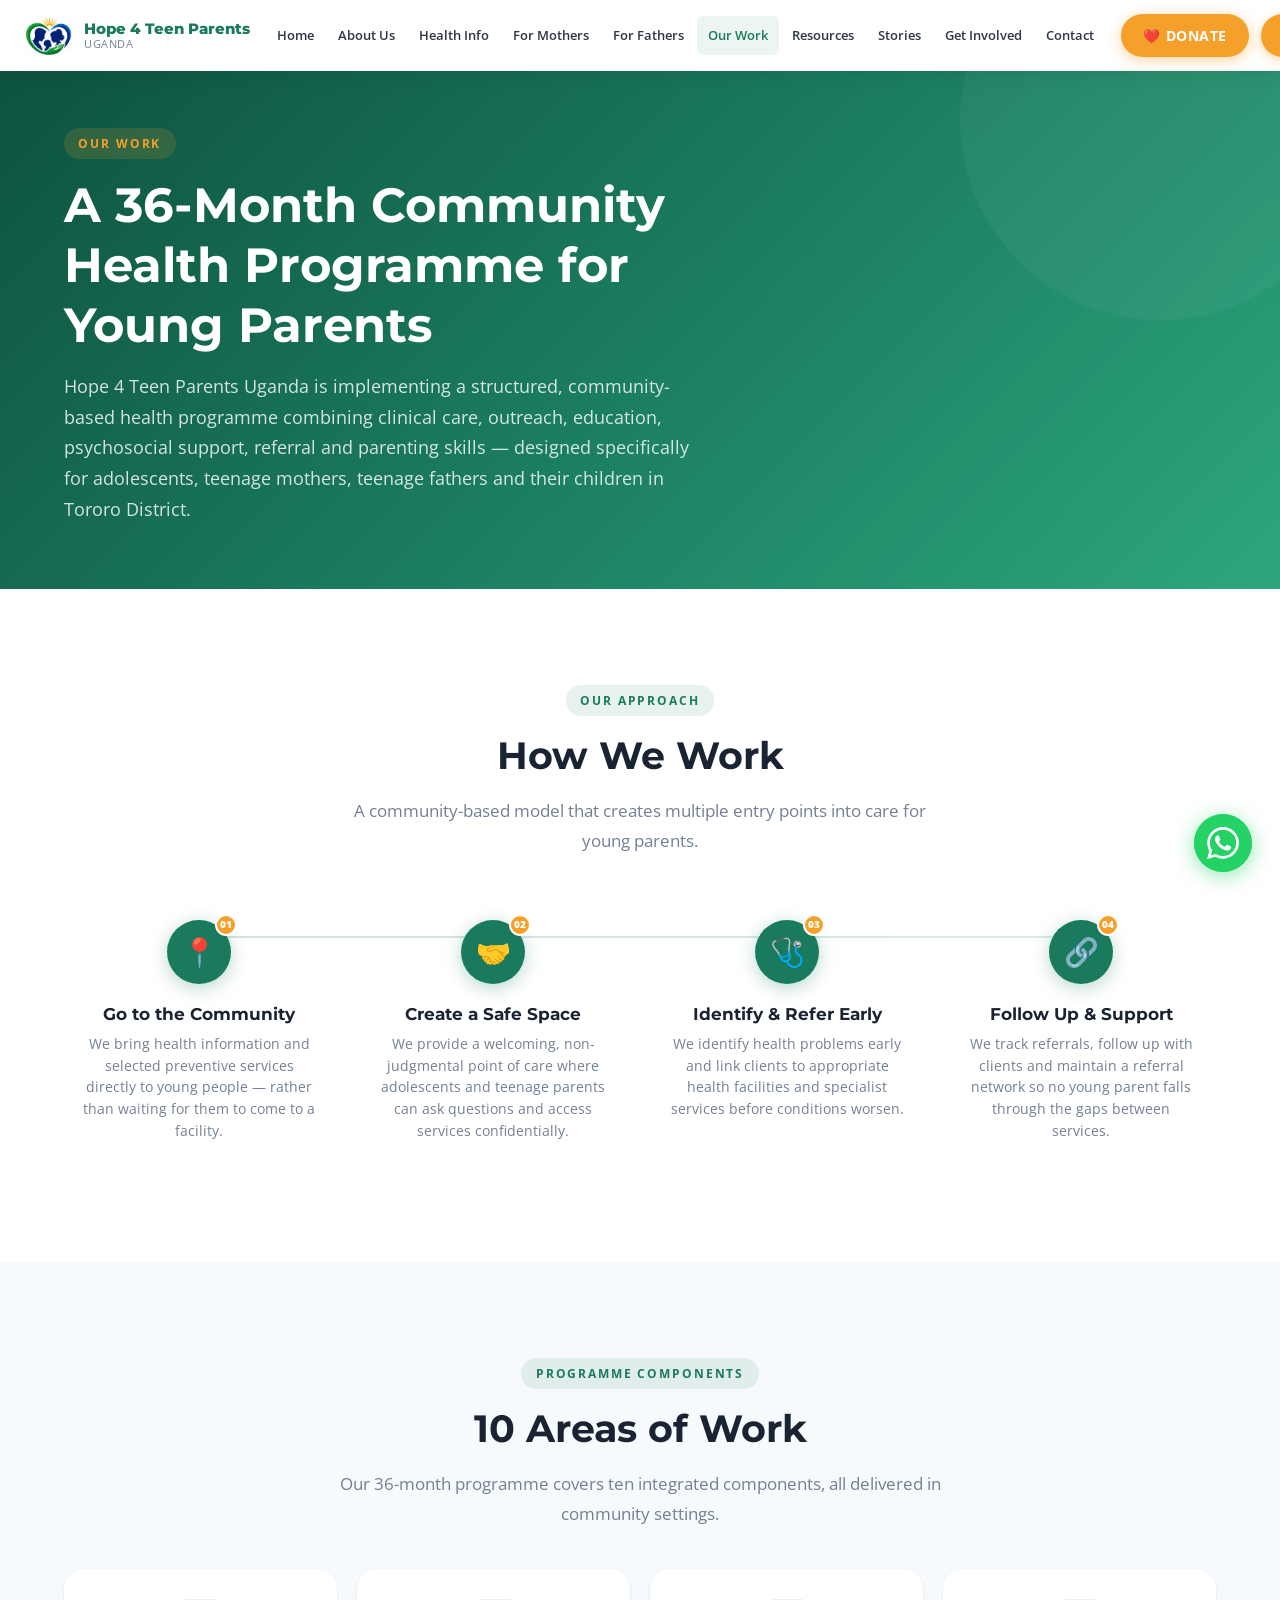
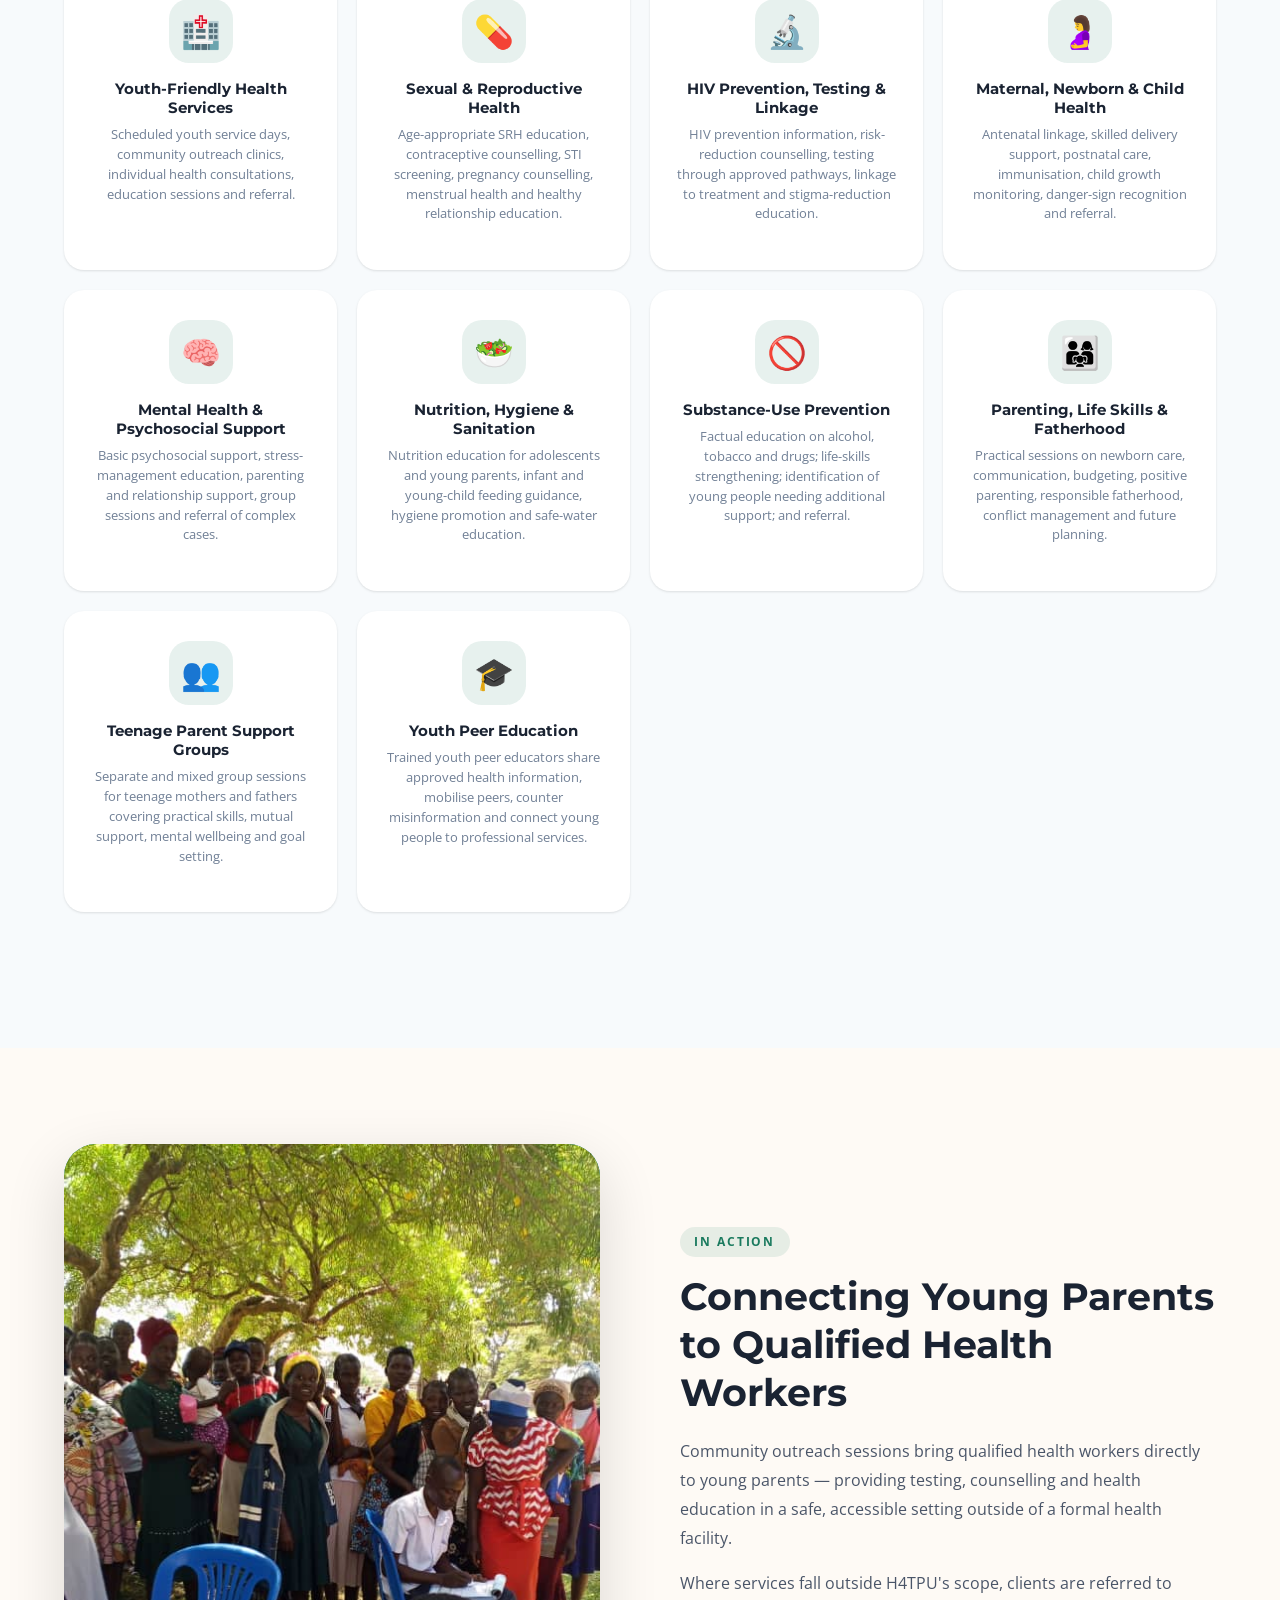
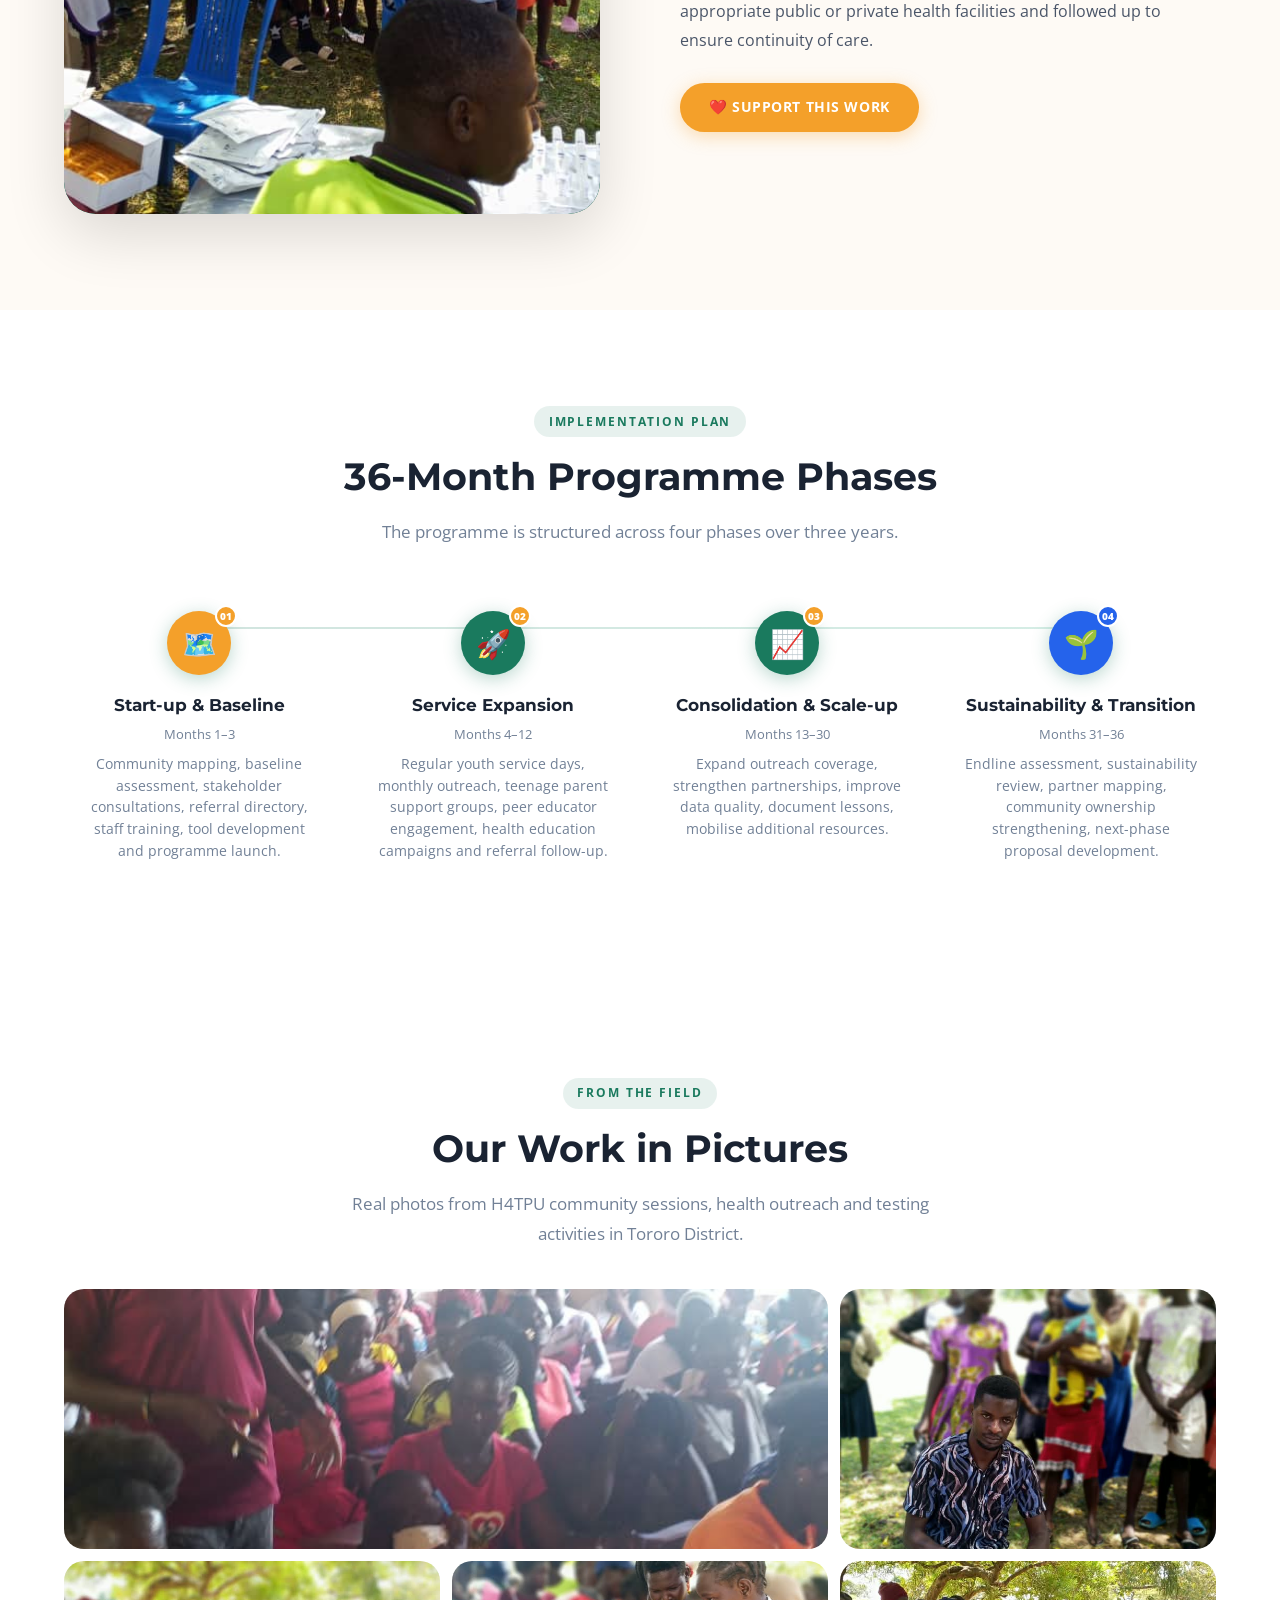
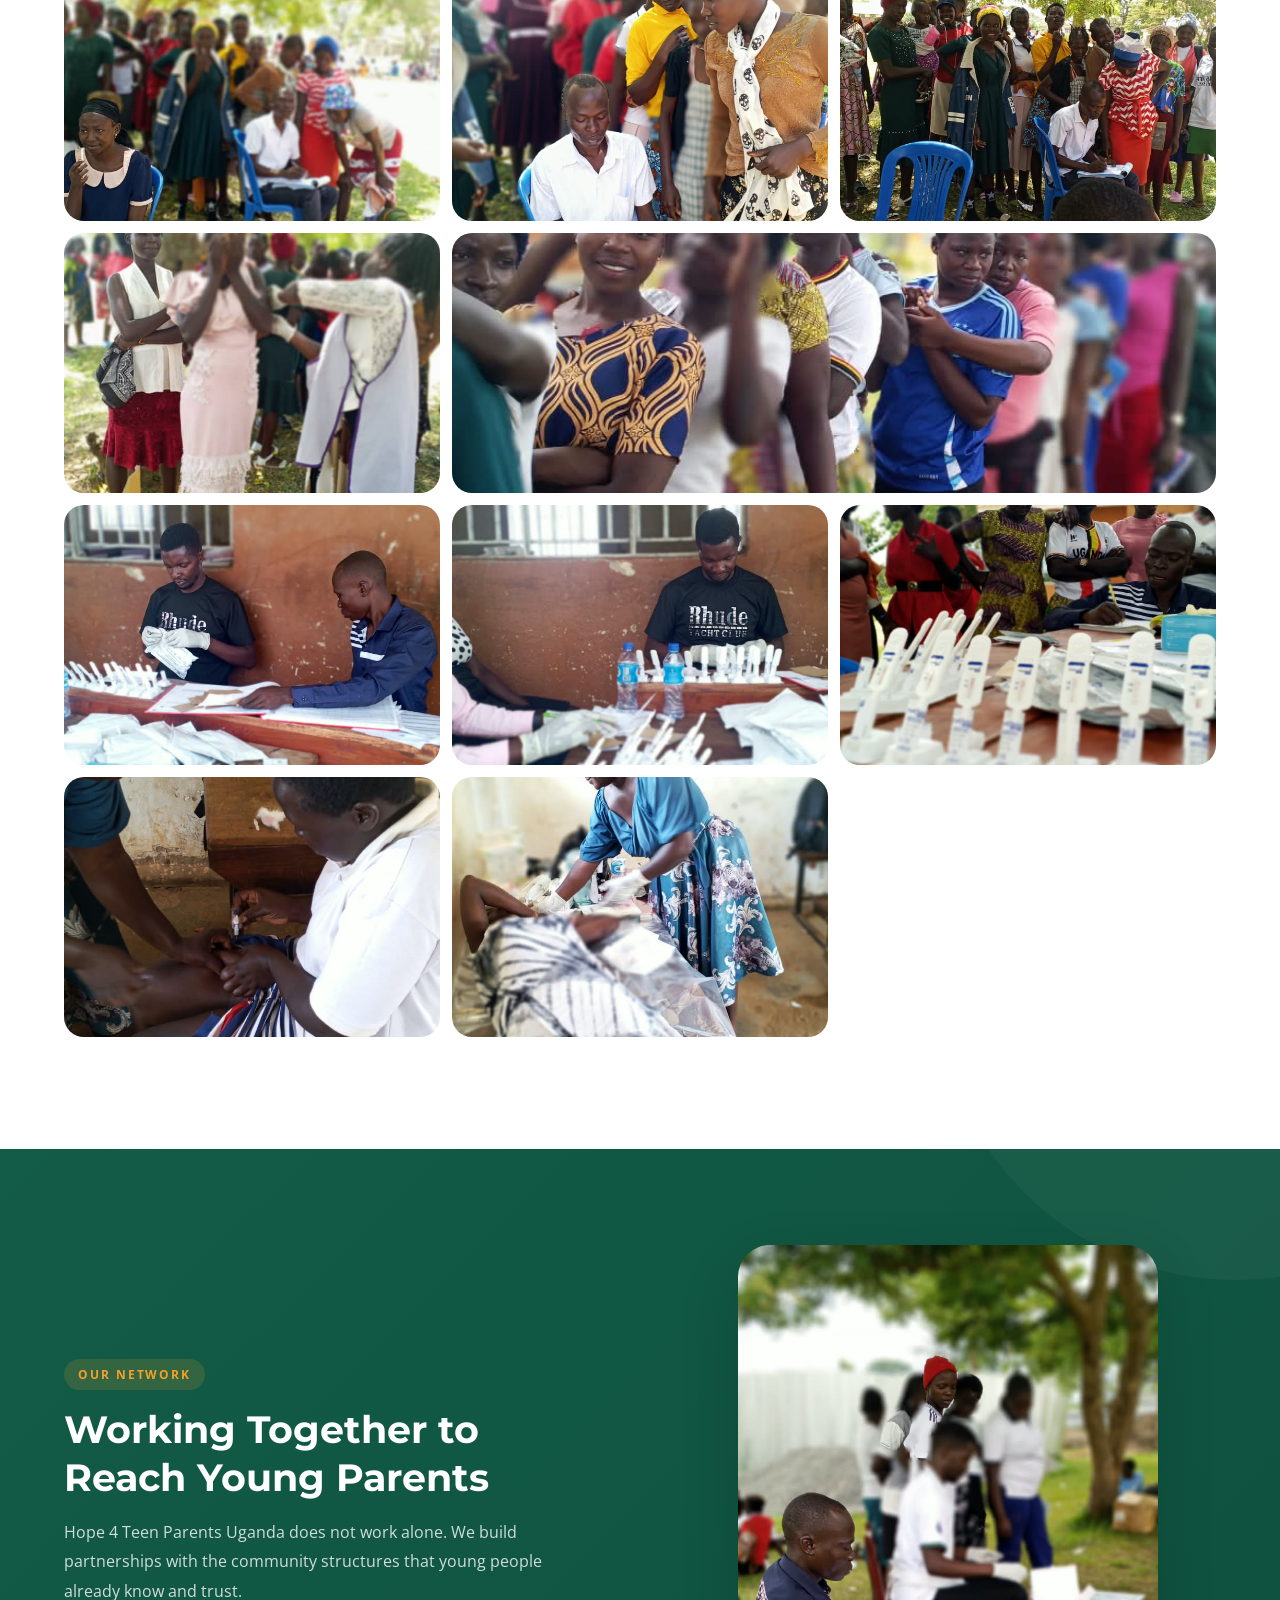
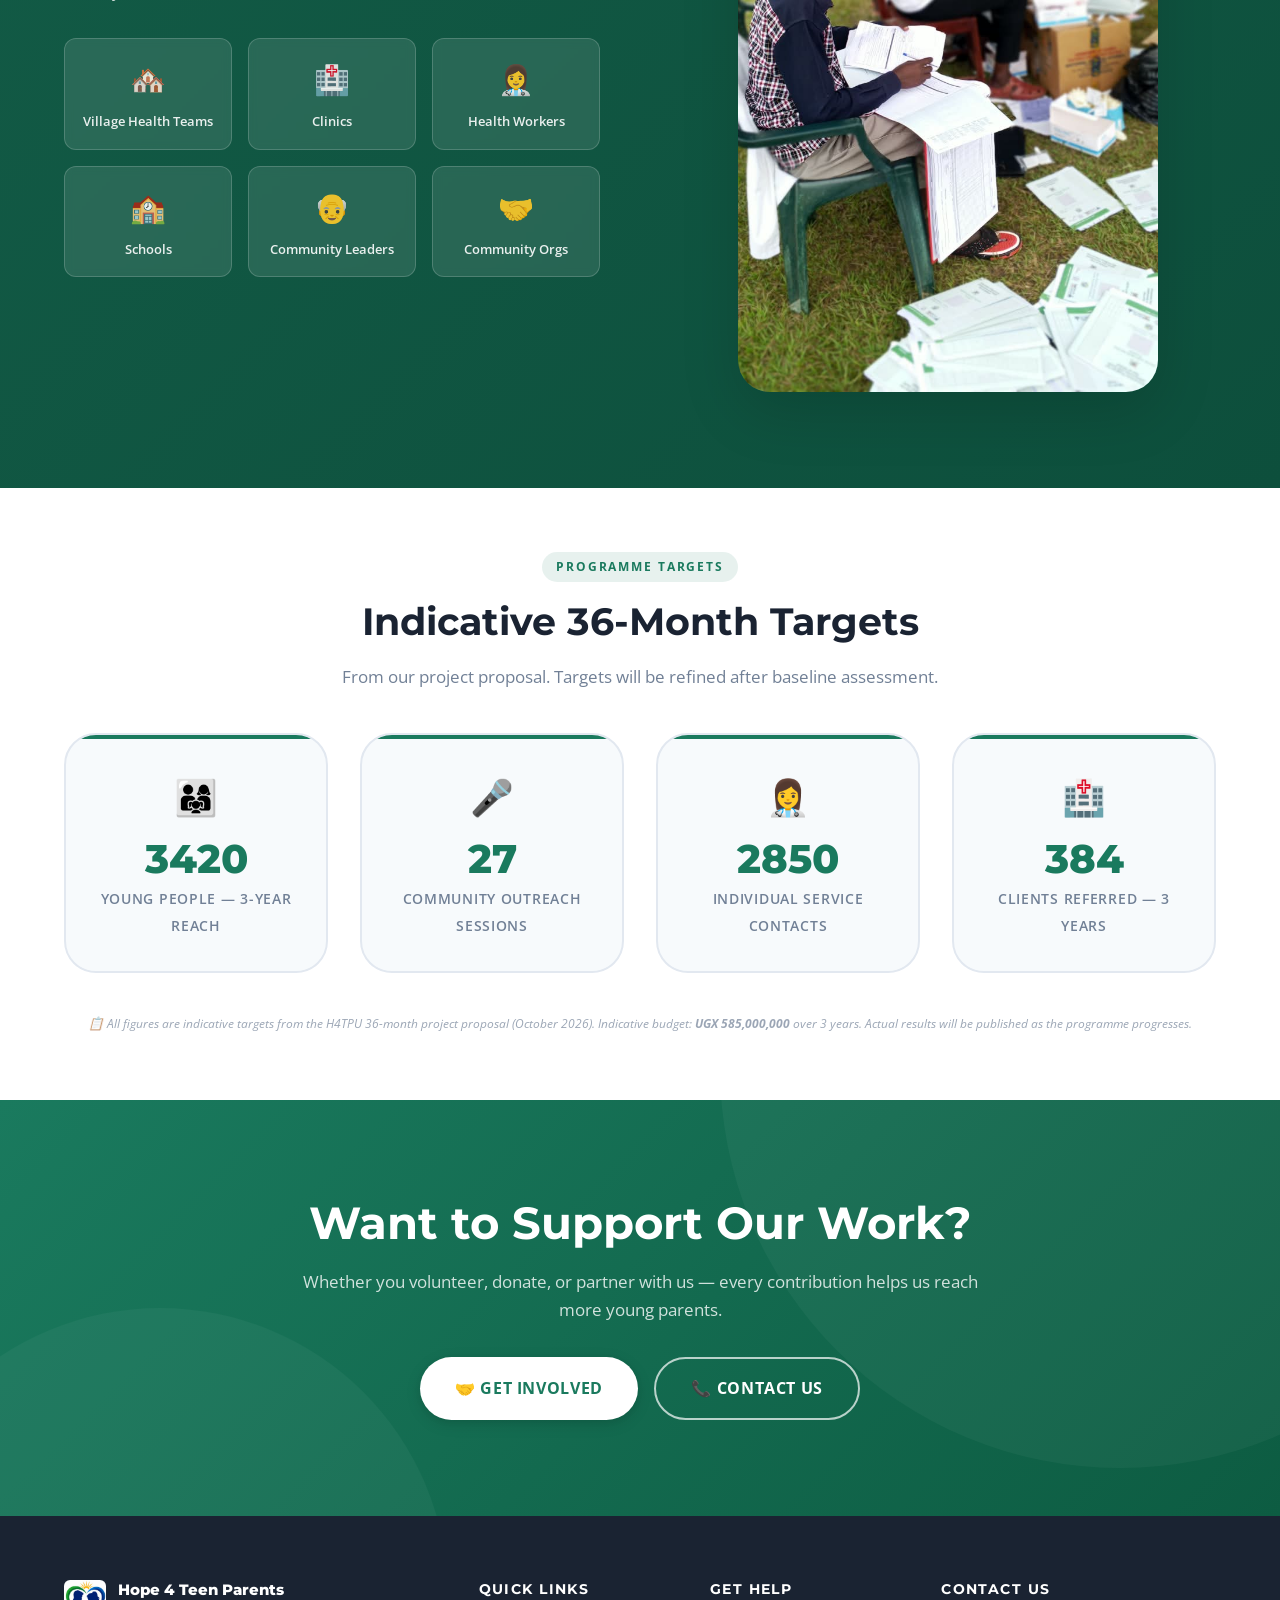
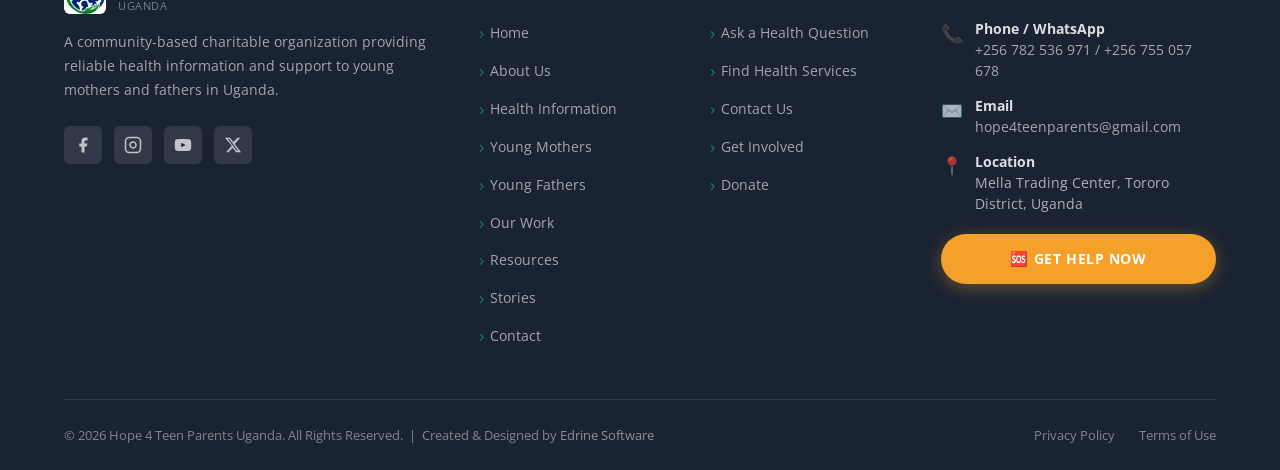
<file: our-work.html>
﻿<!DOCTYPE html>
<html lang="en">
<head>
  <meta charset="UTF-8" />
  <meta name="viewport" content="width=device-width, initial-scale=1.0" />
  <meta name="description" content="Hope 4 Teen Parents Uganda runs a 36-month community health programme in Tororo District — outreach, HIV testing, health education, teenage parent support groups and health worker referrals." />
  <meta name="keywords" content="community health programme Uganda, HIV outreach Tororo, health education teenagers Uganda, teenage parent programme, community health Mella Trading Center" />
  <meta name="author" content="Hope 4 Teen Parents Uganda" />
  <meta name="robots" content="index, follow" />
  <meta property="og:title" content="Our Work | Hope 4 Teen Parents Uganda" />
  <meta property="og:description" content="36-month community health programme in Tororo District — outreach, HIV testing, health education and teenage parent support groups." />
  <meta property="og:type" content="website" />
  <meta property="og:url" content="https://hope4teenparentsug.org/our-work.html" />
  <meta property="og:image" content="https://hope4teenparentsug.org/w30.jpeg" />
  <link rel="canonical" href="https://hope4teenparentsug.org/our-work.html" />
  <title>Our Work | Community Health Programme — Hope 4 Teen Parents Uganda</title>
  <link rel="preconnect" href="https://fonts.googleapis.com" />
  <link rel="preconnect" href="https://fonts.gstatic.com" crossorigin />
  <link href="https://fonts.googleapis.com/css2?family=Montserrat:wght@600;700;800&family=Open+Sans:wght@400;500;600&display=swap" rel="stylesheet" />
  <link rel="icon" href="data:image/svg+xml,<svg xmlns='http://www.w3.org/2000/svg' viewBox='0 0 32 32'><rect width='32' height='32' rx='8' fill='%231a7a5e'/><text x='50%' y='55%' dominant-baseline='middle' text-anchor='middle' font-size='18'>💚</text></svg>" />
  <link rel="stylesheet" href="css/style.css" />
  <link rel="manifest" href="manifest.json" />
  <meta name="theme-color" content="#1a7a5e" />
  <meta name="mobile-web-app-capable" content="yes" />
  <meta name="apple-mobile-web-app-capable" content="yes" />
  <meta name="apple-mobile-web-app-status-bar-style" content="black-translucent" />
  <meta name="apple-mobile-web-app-title" content="H4TPU" />
  <link rel="apple-touch-icon" href="logo.png" />
</head>
<body>

  <header class="site-header" id="site-header" role="banner">
    <div class="header-inner">
      <a href="index.html" class="logo" aria-label="Hope 4 Teen Parents Uganda — Home">
        <div class="logo-icon logo-icon--img" aria-hidden="true"><img src="logo.png" alt="Hope 4 Teen Parents Uganda logo" /></div>
        <div class="logo-text"><span class="logo-name">Hope 4 Teen Parents</span><span class="logo-sub">Uganda</span></div>
      </a>
      <nav class="main-nav" role="navigation" aria-label="Main navigation">
        <ul class="nav-list">
          <li><a href="index.html">Home</a></li>
          <li><a href="about.html">About Us</a></li>
          <li><a href="health-information.html">Health Info</a></li>
          <li><a href="young-mothers.html">For Mothers</a></li>
          <li><a href="young-fathers.html">For Fathers</a></li>
          <li><a href="our-work.html" class="active" aria-current="page">Our Work</a></li>
          <li><a href="resources.html">Resources</a></li>
          <li><a href="stories.html">Stories</a></li>
          <li><a href="get-involved.html">Get Involved</a></li>
          <li><a href="contact.html">Contact</a></li>
        </ul>
      </nav>
      <div class="header-actions">
        <a href="get-involved.html#donate" class="btn btn-donate">❤️ DONATE</a>
        <a href="contact.html" class="btn btn-get-help">🆘 GET HELP</a>
        <button class="hamburger" id="hamburger" aria-label="Open navigation menu" aria-expanded="false" aria-controls="mobile-nav">
          <span></span><span></span><span></span>
        </button>
      </div>
    </div>
  </header>

  <nav class="mobile-nav" id="mobile-nav" aria-label="Mobile navigation">
    <ul class="mobile-nav-list">
      <li><a href="index.html">🏠 Home</a></li>
      <li><a href="about.html">ℹ️ About Us</a></li>
      <li><a href="health-information.html">🩺 Health Information</a></li>
      <li><a href="young-mothers.html">👩 For Young Mothers</a></li>
      <li><a href="young-fathers.html">👨 For Young Fathers</a></li>
      <li><a href="our-work.html">⚙️ Our Work</a></li>
      <li><a href="resources.html">📚 Resources</a></li>
      <li><a href="stories.html">📖 Stories</a></li>
      <li><a href="get-involved.html">🤝 Get Involved</a></li>
      <li><a href="contact.html">📞 Contact</a></li>
    </ul>
    <div class="mobile-nav-footer">
      <a href="contact.html" class="btn btn-primary btn-lg" style="justify-content:center;">🆘 GET HELP NOW</a>
      <a href="get-involved.html" class="btn btn-outline-primary btn-lg" style="justify-content:center;">Support Our Work</a>
    </div>
  </nav>

  <main>

    <section class="page-hero" aria-labelledby="ow-heading">
      <div class="container">
        <div class="page-hero-content">
          <span class="section-label light">Our Work</span>
          <h1 id="ow-heading">A 36-Month Community Health Programme for Young Parents</h1>
          <p>Hope 4 Teen Parents Uganda is implementing a structured, community-based health programme combining clinical care, outreach, education, psychosocial support, referral and parenting skills — designed specifically for adolescents, teenage mothers, teenage fathers and their children in Tororo District.</p>
        </div>
      </div>
    </section>

    <!-- HOW WE WORK STEPS -->
    <section class="how-we-work section-padding" aria-labelledby="steps-heading">
      <div class="container text-center">
        <span class="section-label">Our Approach</span>
        <h2 id="steps-heading" class="section-title">How We Work</h2>
        <p class="section-subtitle">A community-based model that creates multiple entry points into care for young parents.</p>
        <div class="steps-grid">
          <div class="step-card reveal">
            <div class="step-num-wrap"><div class="step-circle"><span class="step-icon">📍</span></div><span class="step-num-badge">01</span></div>
            <h3>Go to the Community</h3>
            <p>We bring health information and selected preventive services directly to young people — rather than waiting for them to come to a facility.</p>
          </div>
          <div class="step-card reveal reveal-delay-1">
            <div class="step-num-wrap"><div class="step-circle"><span class="step-icon">🤝</span></div><span class="step-num-badge">02</span></div>
            <h3>Create a Safe Space</h3>
            <p>We provide a welcoming, non-judgmental point of care where adolescents and teenage parents can ask questions and access services confidentially.</p>
          </div>
          <div class="step-card reveal reveal-delay-2">
            <div class="step-num-wrap"><div class="step-circle"><span class="step-icon">🩺</span></div><span class="step-num-badge">03</span></div>
            <h3>Identify &amp; Refer Early</h3>
            <p>We identify health problems early and link clients to appropriate health facilities and specialist services before conditions worsen.</p>
          </div>
          <div class="step-card reveal reveal-delay-3">
            <div class="step-num-wrap"><div class="step-circle"><span class="step-icon">🔗</span></div><span class="step-num-badge">04</span></div>
            <h3>Follow Up &amp; Support</h3>
            <p>We track referrals, follow up with clients and maintain a referral network so no young parent falls through the gaps between services.</p>
          </div>
        </div>
      </div>
    </section>

    <!-- 10 PROGRAMME COMPONENTS -->
    <section class="section-padding" style="background:var(--color-bg-light);" aria-labelledby="components-heading">
      <div class="container text-center">
        <span class="section-label">Programme Components</span>
        <h2 id="components-heading" class="section-title">10 Areas of Work</h2>
        <p class="section-subtitle">Our 36-month programme covers ten integrated components, all delivered in community settings.</p>
        <div class="health-grid" style="grid-template-columns:repeat(4,1fr);" role="list">

          <article class="health-card reveal" role="listitem">
            <div class="health-card-icon">🏥</div>
            <h4>Youth-Friendly Health Services</h4>
            <p>Scheduled youth service days, community outreach clinics, individual health consultations, education sessions and referral.</p>
          </article>

          <article class="health-card reveal reveal-delay-1" role="listitem">
            <div class="health-card-icon">💊</div>
            <h4>Sexual &amp; Reproductive Health</h4>
            <p>Age-appropriate SRH education, contraceptive counselling, STI screening, pregnancy counselling, menstrual health and healthy relationship education.</p>
          </article>

          <article class="health-card reveal reveal-delay-2" role="listitem">
            <div class="health-card-icon">🔬</div>
            <h4>HIV Prevention, Testing &amp; Linkage</h4>
            <p>HIV prevention information, risk-reduction counselling, testing through approved pathways, linkage to treatment and stigma-reduction education.</p>
          </article>

          <article class="health-card reveal reveal-delay-3" role="listitem">
            <div class="health-card-icon">🤰</div>
            <h4>Maternal, Newborn &amp; Child Health</h4>
            <p>Antenatal linkage, skilled delivery support, postnatal care, immunisation, child growth monitoring, danger-sign recognition and referral.</p>
          </article>

          <article class="health-card reveal" role="listitem">
            <div class="health-card-icon">🧠</div>
            <h4>Mental Health &amp; Psychosocial Support</h4>
            <p>Basic psychosocial support, stress-management education, parenting and relationship support, group sessions and referral of complex cases.</p>
          </article>

          <article class="health-card reveal reveal-delay-1" role="listitem">
            <div class="health-card-icon">🥗</div>
            <h4>Nutrition, Hygiene &amp; Sanitation</h4>
            <p>Nutrition education for adolescents and young parents, infant and young-child feeding guidance, hygiene promotion and safe-water education.</p>
          </article>

          <article class="health-card reveal reveal-delay-2" role="listitem">
            <div class="health-card-icon">🚫</div>
            <h4>Substance-Use Prevention</h4>
            <p>Factual education on alcohol, tobacco and drugs; life-skills strengthening; identification of young people needing additional support; and referral.</p>
          </article>

          <article class="health-card reveal reveal-delay-3" role="listitem">
            <div class="health-card-icon">👨‍👩‍👧</div>
            <h4>Parenting, Life Skills &amp; Fatherhood</h4>
            <p>Practical sessions on newborn care, communication, budgeting, positive parenting, responsible fatherhood, conflict management and future planning.</p>
          </article>

          <article class="health-card reveal" role="listitem">
            <div class="health-card-icon">👥</div>
            <h4>Teenage Parent Support Groups</h4>
            <p>Separate and mixed group sessions for teenage mothers and fathers covering practical skills, mutual support, mental wellbeing and goal setting.</p>
          </article>

          <article class="health-card reveal reveal-delay-1" role="listitem">
            <div class="health-card-icon">🎓</div>
            <h4>Youth Peer Education</h4>
            <p>Trained youth peer educators share approved health information, mobilise peers, counter misinformation and connect young people to professional services.</p>
          </article>

        </div>
      </div>
    </section>

    <!-- PHOTO — Health worker in action -->
    <section class="section-padding" style="background:var(--color-bg-cream);" aria-label="Health worker connecting young parents to services">
      <div class="container">
        <div class="about-grid">
          <div class="about-image-wrap reveal">
            <div class="about-image-box about-image-box--photo" role="img" aria-label="Health worker conducting HIV testing at a community outreach">
              <img src="w9.jpeg" alt="Health worker conducting HIV testing at a community outreach session in Tororo District" />
            </div>
          </div>
          <div class="about-content reveal reveal-delay-2">
            <span class="section-label">In Action</span>
            <h2>Connecting Young Parents to Qualified Health Workers</h2>
            <p>Community outreach sessions bring qualified health workers directly to young parents — providing testing, counselling and health education in a safe, accessible setting outside of a formal health facility.</p>
            <p>Where services fall outside H4TPU's scope, clients are referred to appropriate public or private health facilities and followed up to ensure continuity of care.</p>
            <a href="get-involved.html#donate" class="btn btn-secondary">❤️ Support This Work</a>
          </div>
        </div>
      </div>
    </section>

    <!-- IMPLEMENTATION PHASES -->
    <section class="how-we-work section-padding" aria-labelledby="phases-heading">
      <div class="container text-center">
        <span class="section-label">Implementation Plan</span>
        <h2 id="phases-heading" class="section-title">36-Month Programme Phases</h2>
        <p class="section-subtitle">The programme is structured across four phases over three years.</p>
        <div class="steps-grid">
          <div class="step-card reveal">
            <div class="step-num-wrap"><div class="step-circle" style="background:var(--color-secondary);"><span class="step-icon">🗺️</span></div><span class="step-num-badge" style="background:var(--color-secondary);">01</span></div>
            <h3>Start-up &amp; Baseline</h3>
            <p style="font-size:0.8rem;color:var(--color-light);margin-bottom:0.5rem;">Months 1–3</p>
            <p>Community mapping, baseline assessment, stakeholder consultations, referral directory, staff training, tool development and programme launch.</p>
          </div>
          <div class="step-card reveal reveal-delay-1">
            <div class="step-num-wrap"><div class="step-circle"><span class="step-icon">🚀</span></div><span class="step-num-badge">02</span></div>
            <h3>Service Expansion</h3>
            <p style="font-size:0.8rem;color:var(--color-light);margin-bottom:0.5rem;">Months 4–12</p>
            <p>Regular youth service days, monthly outreach, teenage parent support groups, peer educator engagement, health education campaigns and referral follow-up.</p>
          </div>
          <div class="step-card reveal reveal-delay-2">
            <div class="step-num-wrap"><div class="step-circle"><span class="step-icon">📈</span></div><span class="step-num-badge">03</span></div>
            <h3>Consolidation &amp; Scale-up</h3>
            <p style="font-size:0.8rem;color:var(--color-light);margin-bottom:0.5rem;">Months 13–30</p>
            <p>Expand outreach coverage, strengthen partnerships, improve data quality, document lessons, mobilise additional resources.</p>
          </div>
          <div class="step-card reveal reveal-delay-3">
            <div class="step-num-wrap"><div class="step-circle" style="background:#2563eb;"><span class="step-icon">🌱</span></div><span class="step-num-badge" style="background:#2563eb;">04</span></div>
            <h3>Sustainability &amp; Transition</h3>
            <p style="font-size:0.8rem;color:var(--color-light);margin-bottom:0.5rem;">Months 31–36</p>
            <p>Endline assessment, sustainability review, partner mapping, community ownership strengthening, next-phase proposal development.</p>
          </div>
        </div>
      </div>
    </section>

    <!-- PHOTO GALLERY — Real programme activities -->
    <section class="section-padding" style="background:var(--color-white);" aria-labelledby="gallery-heading">
      <div class="container text-center">
        <span class="section-label">From the Field</span>
        <h2 id="gallery-heading" class="section-title">Our Work in Pictures</h2>
        <p class="section-subtitle">Real photos from H4TPU community sessions, health outreach and testing activities in Tororo District.</p>

        <div class="photo-gallery">
          <div class="gallery-item gallery-wide reveal">
            <img src="w22.jpeg" alt="Large indoor health education session for young parents" />
            <div class="gallery-caption">Indoor health education session</div>
          </div>
          <div class="gallery-item reveal reveal-delay-1">
            <img src="w7.jpeg" alt="Health worker with registers at outdoor community outreach" />
            <div class="gallery-caption">Community outreach registration</div>
          </div>
          <div class="gallery-item reveal reveal-delay-2">
            <img src="w8.jpeg" alt="Health worker at testing station" />
            <div class="gallery-caption">Health testing station</div>
          </div>
          <div class="gallery-item reveal">
            <img src="w5.jpeg" alt="Young people lining up for health services" />
            <div class="gallery-caption">Young people accessing services</div>
          </div>
          <div class="gallery-item reveal reveal-delay-1">
            <img src="w6.jpeg" alt="Crowd of young people at health outreach" />
            <div class="gallery-caption">Community turnout at health outreach</div>
          </div>
          <div class="gallery-item reveal reveal-delay-2">
            <img src="w10.jpeg" alt="Young parents at community outreach session" />
            <div class="gallery-caption">Outreach session</div>
          </div>
          <div class="gallery-item gallery-wide reveal">
            <img src="w17.jpeg" alt="Long queue of young people waiting for health services" />
            <div class="gallery-caption">Young people queuing for health services</div>
          </div>
          <div class="gallery-item reveal reveal-delay-1">
            <img src="w13.jpeg" alt="Health workers preparing testing materials" />
            <div class="gallery-caption">Preparing HIV testing materials</div>
          </div>
          <div class="gallery-item reveal reveal-delay-2">
            <img src="w14.jpeg" alt="Health worker with testing supplies" />
            <div class="gallery-caption">Testing supplies ready for outreach</div>
          </div>
          <div class="gallery-item reveal">
            <img src="w15.jpeg" alt="HIV test results lined up on a table" />
            <div class="gallery-caption">HIV test results from outreach session</div>
          </div>
          <div class="gallery-item reveal reveal-delay-1">
            <img src="w16.jpeg" alt="Health worker conducting finger prick HIV test" />
            <div class="gallery-caption">HIV testing in progress</div>
          </div>
          <div class="gallery-item reveal reveal-delay-2">
            <img src="w19.jpeg" alt="Health worker conducting clinical examination" />
            <div class="gallery-caption">Clinical examination during outreach</div>
          </div>
        </div>
      </div>
    </section>

    <!-- COMMUNITY NETWORK -->
    <section class="community section-padding" aria-labelledby="network-heading">
      <div class="container">
        <div class="community-inner">
          <div class="community-content">
            <span class="section-label light">Our Network</span>
            <h2 id="network-heading">Working Together to Reach Young Parents</h2>
            <p>Hope 4 Teen Parents Uganda does not work alone. We build partnerships with the community structures that young people already know and trust.</p>
            <div class="partner-grid">
              <div class="partner-chip reveal"><span class="chip-icon">🏘️</span>Village Health Teams</div>
              <div class="partner-chip reveal reveal-delay-1"><span class="chip-icon">🏥</span>Clinics</div>
              <div class="partner-chip reveal reveal-delay-2"><span class="chip-icon">👩‍⚕️</span>Health Workers</div>
              <div class="partner-chip reveal"><span class="chip-icon">🏫</span>Schools</div>
              <div class="partner-chip reveal reveal-delay-1"><span class="chip-icon">👴</span>Community Leaders</div>
              <div class="partner-chip reveal reveal-delay-2"><span class="chip-icon">🤝</span>Community Orgs</div>
            </div>
          </div>
          <div class="community-visual reveal" aria-label="Health worker with records at a community outreach session">
            <img src="5.jpeg" alt="Health worker reviewing records during a community outreach session" style="width:100%;max-width:420px;border-radius:var(--radius-xl);box-shadow:var(--shadow-xl);object-fit:cover;" />
          </div>
        </div>
      </div>
    </section>

    <!-- IMPACT STATISTICS -->
    <section class="impact section-padding" aria-labelledby="impact-heading">
      <div class="container text-center">
        <span class="section-label">Programme Targets</span>
        <h2 id="impact-heading" class="section-title">Indicative 36-Month Targets</h2>
        <p class="section-subtitle">From our project proposal. Targets will be refined after baseline assessment.</p>
        <div class="stats-grid">
          <div class="stat-card reveal"><span class="stat-icon">👨‍👩‍👧</span><span class="stat-number" data-target="12000">12,000</span><span class="stat-label">Young People — 3-Year Reach</span></div>
          <div class="stat-card reveal reveal-delay-1"><span class="stat-icon">🎤</span><span class="stat-number" data-target="96">96</span><span class="stat-label">Community Outreach Sessions</span></div>
          <div class="stat-card reveal reveal-delay-2"><span class="stat-icon">👩‍⚕️</span><span class="stat-number" data-target="10000">10,000</span><span class="stat-label">Individual Service Contacts</span></div>
          <div class="stat-card reveal reveal-delay-3"><span class="stat-icon">🏥</span><span class="stat-number" data-target="1350">1,350</span><span class="stat-label">Clients Referred — 3 Years</span></div>
        </div>
        <p class="stat-note">📋 All figures are indicative targets from the H4TPU 36-month project proposal (October 2026). Indicative budget: <strong>UGX 585,000,000</strong> over 3 years. Actual results will be published as the programme progresses.</p>
      </div>
    </section>

    <!-- CTA -->
    <section class="final-cta section-padding" aria-labelledby="ow-cta-heading">
      <div class="container">
        <div class="final-cta-inner">
          <h2 id="ow-cta-heading">Want to Support Our Work?</h2>
          <p>Whether you volunteer, donate, or partner with us — every contribution helps us reach more young parents.</p>
          <div class="final-cta-buttons">
            <a href="get-involved.html" class="btn btn-white btn-lg">🤝 Get Involved</a>
            <a href="contact.html" class="btn btn-outline btn-lg">📞 Contact Us</a>
          </div>
        </div>
      </div>
    </section>

  </main>

  <footer class="site-footer" role="contentinfo">
    <div class="container">
      <div class="footer-top">
        <div class="footer-brand">
          <a href="index.html" class="logo"><div class="logo-icon logo-icon--img" aria-hidden="true"><img src="logo.png" alt="Hope 4 Teen Parents Uganda logo" /></div><div class="logo-text"><span class="logo-name">Hope 4 Teen Parents</span><span class="logo-sub">Uganda</span></div></a>
          <p>A community-based charitable organization providing reliable health information and support to young mothers and fathers in Uganda.</p>
          <div class="footer-social">
            <a href="https://www.facebook.com/HopeTeenparentsuganda" class="social-link" aria-label="Facebook" target="_blank" rel="noopener noreferrer"><svg width="18" height="18" viewBox="0 0 24 24" fill="currentColor"><path d="M18 2h-3a5 5 0 0 0-5 5v3H7v4h3v8h4v-8h3l1-4h-4V7a1 1 0 0 1 1-1h3z"/></svg></a>
            <a href="https://www.instagram.com/hope4teenparentsuganda" class="social-link" aria-label="Instagram" target="_blank" rel="noopener noreferrer"><svg width="18" height="18" viewBox="0 0 24 24" fill="none" stroke="currentColor" stroke-width="2"><rect x="2" y="2" width="20" height="20" rx="5"/><path d="M16 11.37A4 4 0 1 1 12.63 8 4 4 0 0 1 16 11.37z"/><line x1="17.5" y1="6.5" x2="17.51" y2="6.5"/></svg></a>
            <a href="https://youtube.com/@hope4teenparentsuganda?si=vQItVOc5aU5wI0wI" class="social-link" aria-label="YouTube" target="_blank" rel="noopener noreferrer"><svg width="18" height="18" viewBox="0 0 24 24" fill="currentColor"><path d="M22.54 6.42a2.78 2.78 0 0 0-1.95-1.96C18.88 4 12 4 12 4s-6.88 0-8.59.46a2.78 2.78 0 0 0-1.95 1.96A29 29 0 0 0 1 12a29 29 0 0 0 .46 5.58A2.78 2.78 0 0 0 3.41 19.54C5.12 20 12 20 12 20s6.88 0 8.59-.46a2.78 2.78 0 0 0 1.95-1.96A29 29 0 0 0 23 12a29 29 0 0 0-.46-5.58z"/><polygon fill="#1a2332" points="9.75,15.02 15.5,12 9.75,8.98"/></svg></a>
            <a href="https://twitter.com/hope4teenpatent" class="social-link" aria-label="Twitter / X" target="_blank" rel="noopener noreferrer"><svg width="18" height="18" viewBox="0 0 24 24" fill="currentColor"><path d="M18.244 2.25h3.308l-7.227 8.26 8.502 11.24H16.17l-4.714-6.231-5.401 6.231H2.747l7.73-8.835L1.254 2.25H8.08l4.261 5.632 5.903-5.632zm-1.161 17.52h1.833L7.084 4.126H5.117z"/></svg></a>
          </div>
        </div>
        <div class="footer-col"><h4>Quick Links</h4><ul class="footer-links"><li><a href="index.html">Home</a></li><li><a href="about.html">About Us</a></li><li><a href="health-information.html">Health Information</a></li><li><a href="young-mothers.html">Young Mothers</a></li><li><a href="young-fathers.html">Young Fathers</a></li><li><a href="our-work.html">Our Work</a></li><li><a href="resources.html">Resources</a></li><li><a href="stories.html">Stories</a></li><li><a href="contact.html">Contact</a></li></ul></div>
        <div class="footer-col"><h4>Get Help</h4><ul class="footer-links"><li><a href="contact.html">Ask a Health Question</a></li><li><a href="contact.html">Find Health Services</a></li><li><a href="contact.html">Contact Us</a></li><li><a href="get-involved.html">Get Involved</a></li><li><a href="get-involved.html">Donate</a></li></ul></div>
        <div class="footer-col"><h4>Contact Us</h4>
          <div class="footer-contact-item"><span class="icon">📞</span><span><strong style="color:rgba(255,255,255,0.85);">Phone / WhatsApp</strong><br><a href="tel:+256782536971" style="color:rgba(255,255,255,0.6);">+256 782 536 971 / +256 755 057 678</a></span></div>
          <div class="footer-contact-item"><span class="icon">✉️</span><span><strong style="color:rgba(255,255,255,0.85);">Email</strong><br><a href="mailto:hope4teenparents@gmail.com" style="color:rgba(255,255,255,0.6);">hope4teenparents@gmail.com</a></span></div>
          <div class="footer-contact-item"><span class="icon">📍</span><span><strong style="color:rgba(255,255,255,0.85);">Location</strong><br>Mella Trading Center, Tororo District, Uganda</span></div>
          <div style="margin-top:1.25rem;"><a href="contact.html" class="btn btn-secondary" style="width:100%;justify-content:center;">🆘 GET HELP NOW</a></div>
        </div>
      </div>
      <div class="footer-bottom">
        <div class="footer-bottom-left">&copy; 2026 Hope 4 Teen Parents Uganda. All Rights Reserved. &nbsp;|&nbsp; Created &amp; Designed by <a href="https://edrine2003.github.io/edrine-software/" target="_blank" rel="noopener noreferrer" style="color:rgba(255,255,255,0.5);transition:color 0.2s;">Edrine Software</a></div>
        <div class="footer-bottom-right"><a href="#">Privacy Policy</a><a href="#">Terms of Use</a></div>
      </div>
    </div>
  </footer>

  <script src="js/main.js"></script>
  <!-- WhatsApp Floating Button -->
  <a href="https://wa.me/256782536971?text=Hello%20Hope%204%20Teen%20Parents%20Uganda%2C%20I%20need%20some%20information." 
     class="whatsapp-float" 
     target="_blank" 
     rel="noopener noreferrer"
     aria-label="Chat with us on WhatsApp">
    <svg viewBox="0 0 24 24" xmlns="http://www.w3.org/2000/svg">
      <path d="M17.472 14.382c-.297-.149-1.758-.867-2.03-.967-.273-.099-.471-.148-.67.15-.197.297-.767.966-.94 1.164-.173.199-.347.223-.644.075-.297-.15-1.255-.463-2.39-1.475-.883-.788-1.48-1.761-1.653-2.059-.173-.297-.018-.458.13-.606.134-.133.298-.347.446-.52.149-.174.198-.298.298-.497.099-.198.05-.371-.025-.52-.075-.149-.669-1.612-.916-2.207-.242-.579-.487-.5-.669-.51-.173-.008-.371-.01-.57-.01-.198 0-.52.074-.792.372-.272.297-1.04 1.016-1.04 2.479 0 1.462 1.065 2.875 1.213 3.074.149.198 2.096 3.2 5.077 4.487.709.306 1.262.489 1.694.625.712.227 1.36.195 1.871.118.571-.085 1.758-.719 2.006-1.413.248-.694.248-1.289.173-1.413-.074-.124-.272-.198-.57-.347m-5.421 7.403h-.004a9.87 9.87 0 01-5.031-1.378l-.361-.214-3.741.982.998-3.648-.235-.374a9.86 9.86 0 01-1.51-5.26c.001-5.45 4.436-9.884 9.888-9.884 2.64 0 5.122 1.03 6.988 2.898a9.825 9.825 0 012.893 6.994c-.003 5.45-4.437 9.884-9.885 9.884m8.413-18.297A11.815 11.815 0 0012.05 0C5.495 0 .16 5.335.157 11.892c0 2.096.547 4.142 1.588 5.945L.057 24l6.305-1.654a11.882 11.882 0 005.683 1.448h.005c6.554 0 11.89-5.335 11.893-11.893a11.821 11.821 0 00-3.48-8.413z"/>
    </svg>
    <span class="wa-tooltip">Chat on WhatsApp</span>
  </a>

  <script>
    if ('serviceWorker' in navigator) {
      window.addEventListener('load', () => {
        navigator.serviceWorker.register('/help4teen/service-worker.js')
          .then(reg => console.log('SW registered'))
          .catch(err => console.log('SW error', err));
      });
    }
  </script>
</body>
</html>
</file>
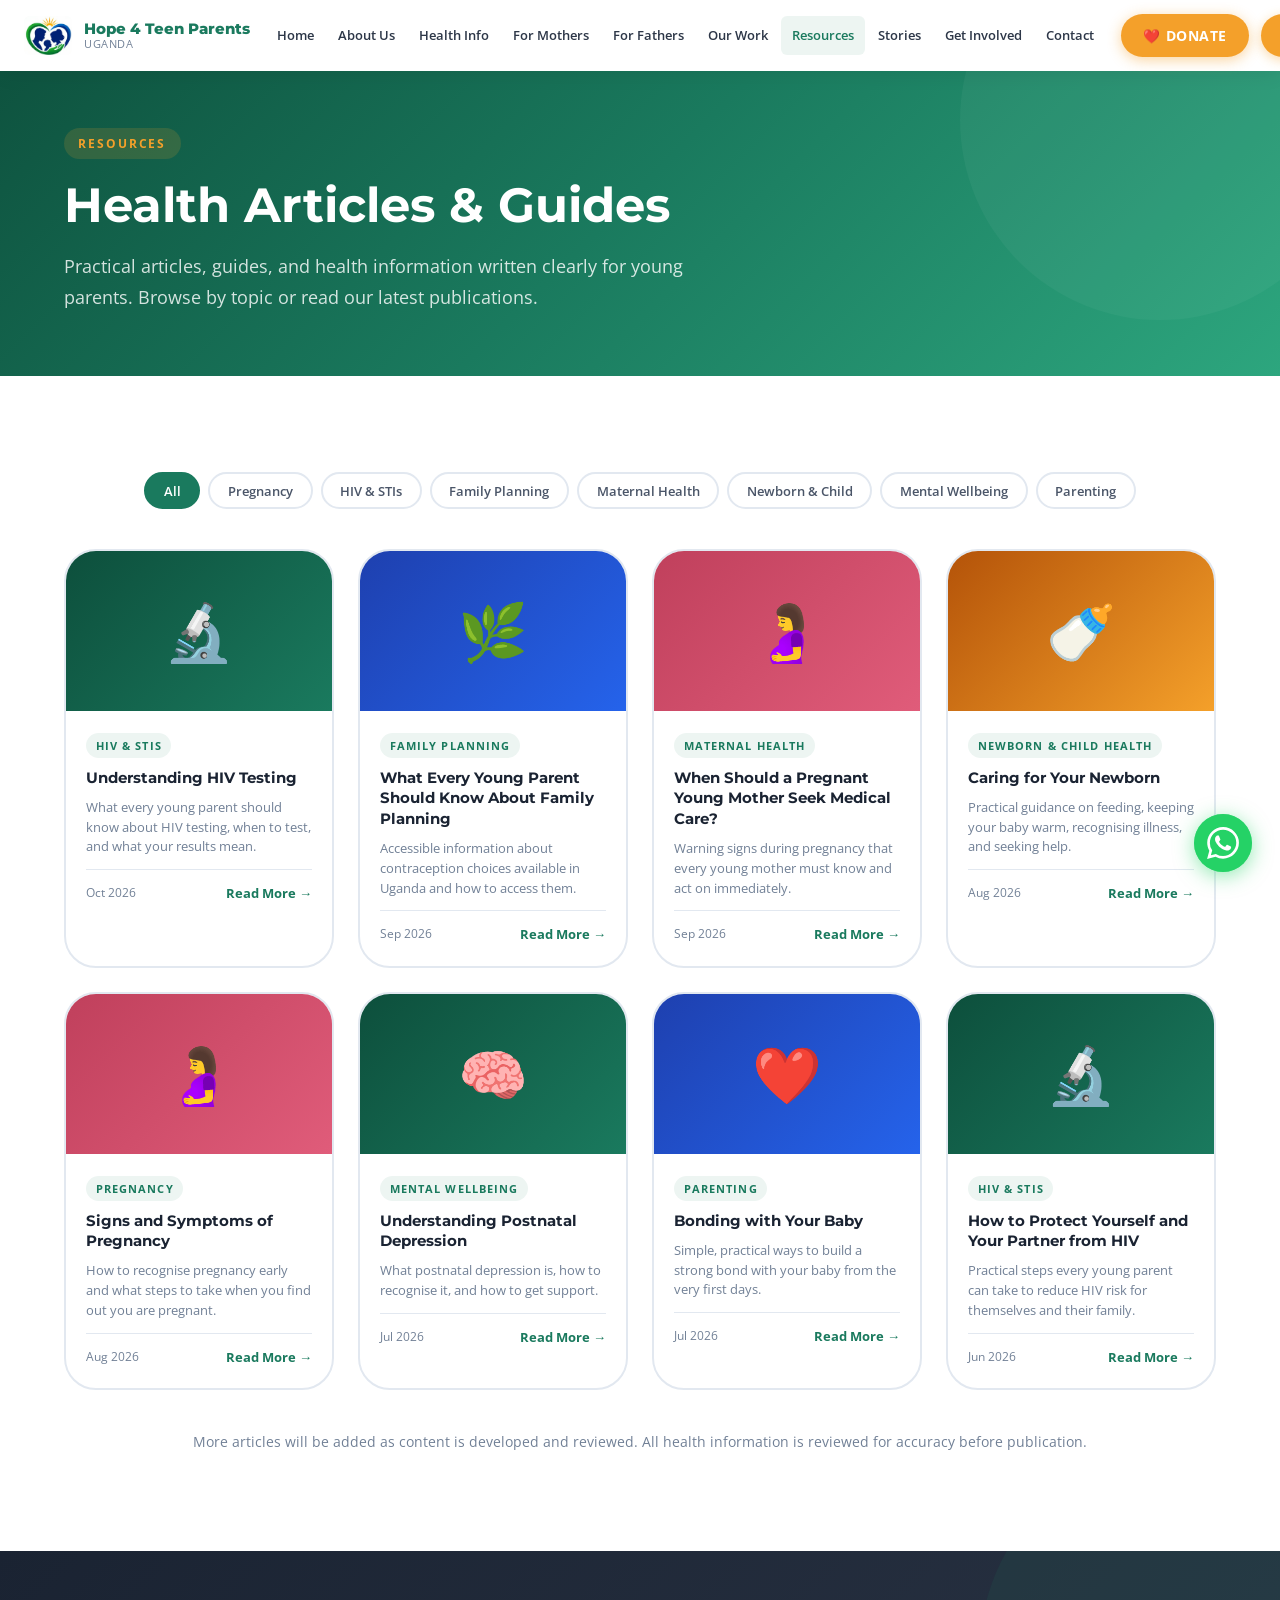
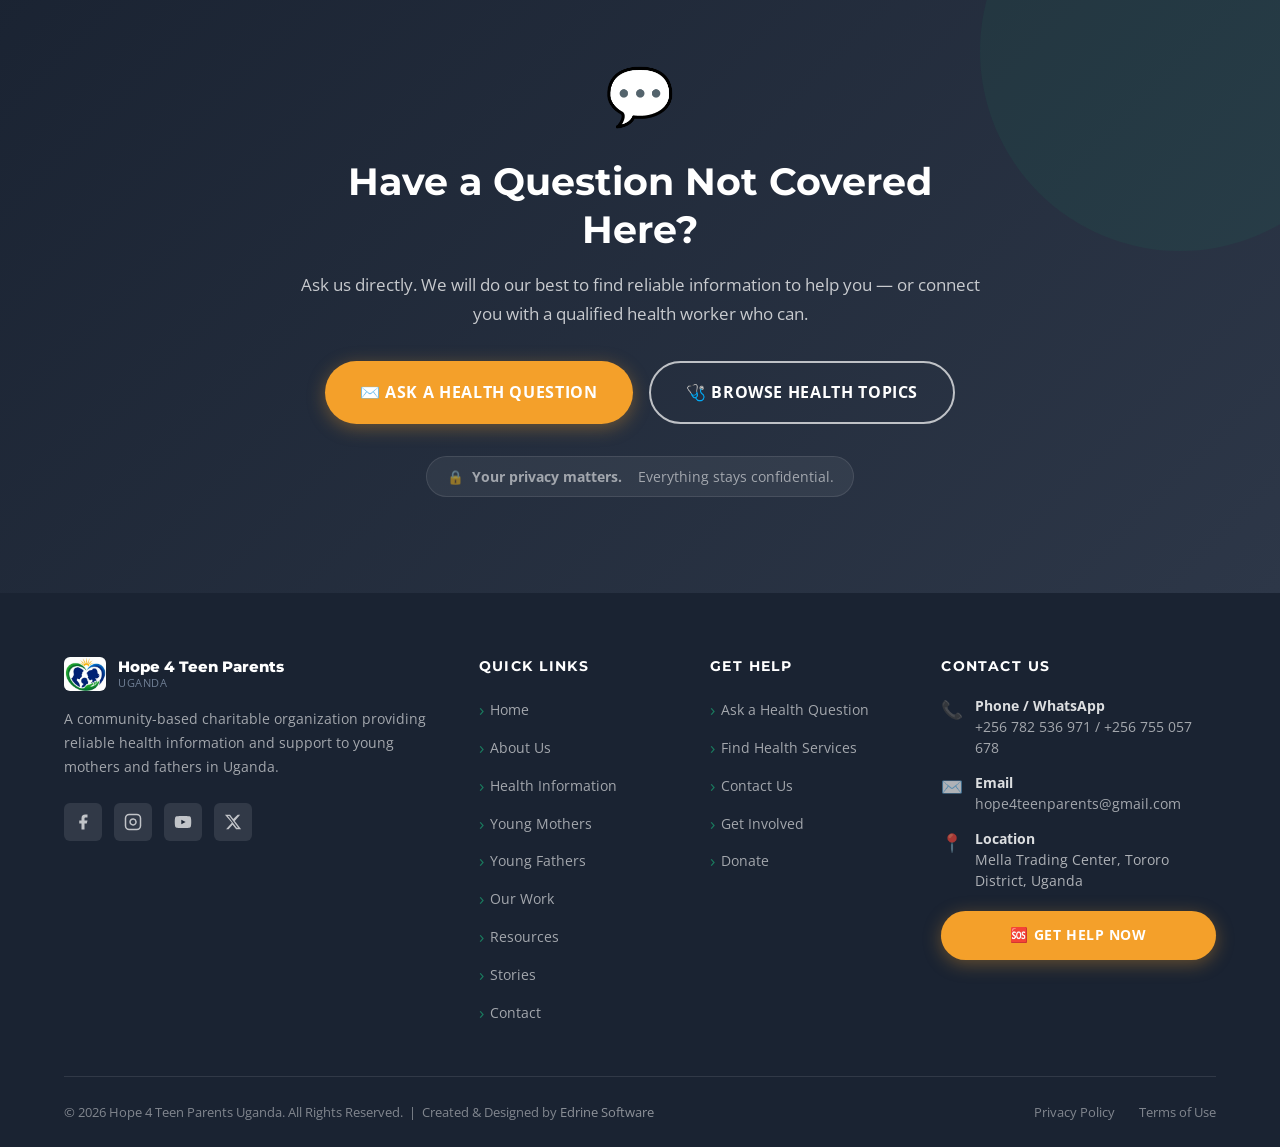
<file: resources.html>
﻿<!DOCTYPE html>
<html lang="en">
<head>
  <meta charset="UTF-8" />
  <meta name="viewport" content="width=device-width, initial-scale=1.0" />
  <meta name="description" content="Health articles and guides for young parents in Uganda — HIV testing, family planning, pregnancy care, newborn health, mental wellbeing and more." />
  <meta name="keywords" content="health articles Uganda young parents, pregnancy guide Uganda, HIV articles Uganda, family planning guide Uganda, newborn health articles Uganda" />
  <meta name="author" content="Hope 4 Teen Parents Uganda" />
  <meta name="robots" content="index, follow" />
  <meta property="og:title" content="Health Resources & Articles | Hope 4 Teen Parents Uganda" />
  <meta property="og:description" content="Health articles and guides for young parents in Uganda — HIV testing, family planning, pregnancy care, newborn health and mental wellbeing." />
  <meta property="og:type" content="website" />
  <meta property="og:url" content="https://hope4teenparentsug.org/resources.html" />
  <meta property="og:image" content="https://hope4teenparentsug.org/w30.jpeg" />
  <link rel="canonical" href="https://hope4teenparentsug.org/resources.html" />
  <title>Health Resources & Articles for Young Parents | Hope 4 Teen Parents Uganda</title>
  <link rel="preconnect" href="https://fonts.googleapis.com" />
  <link rel="preconnect" href="https://fonts.gstatic.com" crossorigin />
  <link href="https://fonts.googleapis.com/css2?family=Montserrat:wght@600;700;800&family=Open+Sans:wght@400;500;600&display=swap" rel="stylesheet" />
  <link rel="icon" href="data:image/svg+xml,<svg xmlns='http://www.w3.org/2000/svg' viewBox='0 0 32 32'><rect width='32' height='32' rx='8' fill='%231a7a5e'/><text x='50%' y='55%' dominant-baseline='middle' text-anchor='middle' font-size='18'>💚</text></svg>" />
  <link rel="stylesheet" href="css/style.css" />
  <link rel="manifest" href="manifest.json" />
  <meta name="theme-color" content="#1a7a5e" />
  <meta name="mobile-web-app-capable" content="yes" />
  <meta name="apple-mobile-web-app-capable" content="yes" />
  <meta name="apple-mobile-web-app-status-bar-style" content="black-translucent" />
  <meta name="apple-mobile-web-app-title" content="H4TPU" />
  <link rel="apple-touch-icon" href="logo.png" />
</head>
<body>

  <header class="site-header" id="site-header" role="banner">
    <div class="header-inner">
      <a href="index.html" class="logo" aria-label="Hope 4 Teen Parents Uganda — Home">
        <div class="logo-icon logo-icon--img" aria-hidden="true"><img src="logo.png" alt="Hope 4 Teen Parents Uganda logo" /></div>
        <div class="logo-text"><span class="logo-name">Hope 4 Teen Parents</span><span class="logo-sub">Uganda</span></div>
      </a>
      <nav class="main-nav" role="navigation" aria-label="Main navigation">
        <ul class="nav-list">
          <li><a href="index.html">Home</a></li>
          <li><a href="about.html">About Us</a></li>
          <li><a href="health-information.html">Health Info</a></li>
          <li><a href="young-mothers.html">For Mothers</a></li>
          <li><a href="young-fathers.html">For Fathers</a></li>
          <li><a href="our-work.html">Our Work</a></li>
          <li><a href="resources.html" class="active" aria-current="page">Resources</a></li>
          <li><a href="stories.html">Stories</a></li>
          <li><a href="get-involved.html">Get Involved</a></li>
          <li><a href="contact.html">Contact</a></li>
        </ul>
      </nav>
      <div class="header-actions">
        <a href="get-involved.html#donate" class="btn btn-donate">❤️ DONATE</a>
        <a href="contact.html" class="btn btn-get-help">🆘 GET HELP</a>
        <button class="hamburger" id="hamburger" aria-label="Open navigation menu" aria-expanded="false" aria-controls="mobile-nav">
          <span></span><span></span><span></span>
        </button>
      </div>
    </div>
  </header>

  <nav class="mobile-nav" id="mobile-nav" aria-label="Mobile navigation">
    <ul class="mobile-nav-list">
      <li><a href="index.html">🏠 Home</a></li>
      <li><a href="about.html">ℹ️ About Us</a></li>
      <li><a href="health-information.html">🩺 Health Information</a></li>
      <li><a href="young-mothers.html">👩 For Young Mothers</a></li>
      <li><a href="young-fathers.html">👨 For Young Fathers</a></li>
      <li><a href="our-work.html">⚙️ Our Work</a></li>
      <li><a href="resources.html">📚 Resources</a></li>
      <li><a href="stories.html">📖 Stories</a></li>
      <li><a href="get-involved.html">🤝 Get Involved</a></li>
      <li><a href="contact.html">📞 Contact</a></li>
    </ul>
    <div class="mobile-nav-footer">
      <a href="contact.html" class="btn btn-primary btn-lg" style="justify-content:center;">🆘 GET HELP NOW</a>
      <a href="get-involved.html" class="btn btn-outline-primary btn-lg" style="justify-content:center;">Support Our Work</a>
    </div>
  </nav>

  <main>

    <section class="page-hero" aria-labelledby="res-heading">
      <div class="container">
        <div class="page-hero-content">
          <span class="section-label light">Resources</span>
          <h1 id="res-heading">Health Articles &amp; Guides</h1>
          <p>Practical articles, guides, and health information written clearly for young parents. Browse by topic or read our latest publications.</p>
        </div>
      </div>
    </section>

    <!-- FILTER TABS -->
    <section class="section-padding" aria-label="Browse articles by topic">
      <div class="container">
        <div class="filter-bar" role="list" aria-label="Filter by topic">
          <button class="filter-btn active" data-filter="all">All</button>
          <button class="filter-btn" data-filter="pregnancy">Pregnancy</button>
          <button class="filter-btn" data-filter="hiv">HIV &amp; STIs</button>
          <button class="filter-btn" data-filter="family-planning">Family Planning</button>
          <button class="filter-btn" data-filter="maternal">Maternal Health</button>
          <button class="filter-btn" data-filter="newborn">Newborn &amp; Child</button>
          <button class="filter-btn" data-filter="mental">Mental Wellbeing</button>
          <button class="filter-btn" data-filter="parenting">Parenting</button>
        </div>

        <div class="articles-grid resources-grid" id="articles-container">

          <article class="article-card reveal" data-category="hiv">
            <div class="article-image ai-1" role="img" aria-label="HIV Testing">🔬</div>
            <div class="article-body">
              <span class="article-cat">HIV &amp; STIs</span>
              <h3 class="article-title">Understanding HIV Testing</h3>
              <p class="article-excerpt">What every young parent should know about HIV testing, when to test, and what your results mean.</p>
              <div class="article-footer"><span class="article-date">Oct 2026</span><a href="#" class="btn-text">Read More →</a></div>
            </div>
          </article>

          <article class="article-card reveal reveal-delay-1" data-category="family-planning">
            <div class="article-image ai-2" role="img" aria-label="Family Planning">🌿</div>
            <div class="article-body">
              <span class="article-cat">Family Planning</span>
              <h3 class="article-title">What Every Young Parent Should Know About Family Planning</h3>
              <p class="article-excerpt">Accessible information about contraception choices available in Uganda and how to access them.</p>
              <div class="article-footer"><span class="article-date">Sep 2026</span><a href="#" class="btn-text">Read More →</a></div>
            </div>
          </article>

          <article class="article-card reveal reveal-delay-2" data-category="maternal">
            <div class="article-image ai-3" role="img" aria-label="Maternal Health">🤰</div>
            <div class="article-body">
              <span class="article-cat">Maternal Health</span>
              <h3 class="article-title">When Should a Pregnant Young Mother Seek Medical Care?</h3>
              <p class="article-excerpt">Warning signs during pregnancy that every young mother must know and act on immediately.</p>
              <div class="article-footer"><span class="article-date">Sep 2026</span><a href="#" class="btn-text">Read More →</a></div>
            </div>
          </article>

          <article class="article-card reveal reveal-delay-3" data-category="newborn">
            <div class="article-image ai-4" role="img" aria-label="Newborn Care">🍼</div>
            <div class="article-body">
              <span class="article-cat">Newborn &amp; Child Health</span>
              <h3 class="article-title">Caring for Your Newborn</h3>
              <p class="article-excerpt">Practical guidance on feeding, keeping your baby warm, recognising illness, and seeking help.</p>
              <div class="article-footer"><span class="article-date">Aug 2026</span><a href="#" class="btn-text">Read More →</a></div>
            </div>
          </article>

          <article class="article-card reveal" data-category="pregnancy">
            <div class="article-image ai-3" role="img" aria-label="Pregnancy">🤰</div>
            <div class="article-body">
              <span class="article-cat">Pregnancy</span>
              <h3 class="article-title">Signs and Symptoms of Pregnancy</h3>
              <p class="article-excerpt">How to recognise pregnancy early and what steps to take when you find out you are pregnant.</p>
              <div class="article-footer"><span class="article-date">Aug 2026</span><a href="#" class="btn-text">Read More →</a></div>
            </div>
          </article>

          <article class="article-card reveal reveal-delay-1" data-category="mental">
            <div class="article-image ai-1" role="img" aria-label="Mental Health">🧠</div>
            <div class="article-body">
              <span class="article-cat">Mental Wellbeing</span>
              <h3 class="article-title">Understanding Postnatal Depression</h3>
              <p class="article-excerpt">What postnatal depression is, how to recognise it, and how to get support.</p>
              <div class="article-footer"><span class="article-date">Jul 2026</span><a href="#" class="btn-text">Read More →</a></div>
            </div>
          </article>

          <article class="article-card reveal reveal-delay-2" data-category="parenting">
            <div class="article-image ai-2" role="img" aria-label="Parenting">❤️</div>
            <div class="article-body">
              <span class="article-cat">Parenting</span>
              <h3 class="article-title">Bonding with Your Baby</h3>
              <p class="article-excerpt">Simple, practical ways to build a strong bond with your baby from the very first days.</p>
              <div class="article-footer"><span class="article-date">Jul 2026</span><a href="#" class="btn-text">Read More →</a></div>
            </div>
          </article>

          <article class="article-card reveal reveal-delay-3" data-category="hiv">
            <div class="article-image ai-1" role="img" aria-label="HIV Prevention">🔬</div>
            <div class="article-body">
              <span class="article-cat">HIV &amp; STIs</span>
              <h3 class="article-title">How to Protect Yourself and Your Partner from HIV</h3>
              <p class="article-excerpt">Practical steps every young parent can take to reduce HIV risk for themselves and their family.</p>
              <div class="article-footer"><span class="article-date">Jun 2026</span><a href="#" class="btn-text">Read More →</a></div>
            </div>
          </article>

        </div>

        <p style="text-align:center;font-size:0.85rem;color:var(--color-light);margin-top:2rem;">More articles will be added as content is developed and reviewed. All health information is reviewed for accuracy before publication.</p>
      </div>
    </section>

    <!-- CONFIDENTIAL HELP -->
    <section class="confidential section-padding" aria-labelledby="res-conf-heading">
      <div class="container">
        <div class="confidential-inner">
          <span class="confidential-icon">💬</span>
          <h2 id="res-conf-heading">Have a Question Not Covered Here?</h2>
          <p>Ask us directly. We will do our best to find reliable information to help you — or connect you with a qualified health worker who can.</p>
          <div class="confidential-buttons">
            <a href="contact.html" class="btn btn-secondary btn-lg">✉️ Ask a Health Question</a>
            <a href="health-information.html" class="btn btn-outline btn-lg">🩺 Browse Health Topics</a>
          </div>
          <div class="privacy-note">🔒 <strong>Your privacy matters.</strong>&nbsp; Everything stays confidential.</div>
        </div>
      </div>
    </section>

  </main>

  <footer class="site-footer" role="contentinfo">
    <div class="container">
      <div class="footer-top">
        <div class="footer-brand">
          <a href="index.html" class="logo"><div class="logo-icon logo-icon--img" aria-hidden="true"><img src="logo.png" alt="Hope 4 Teen Parents Uganda logo" /></div><div class="logo-text"><span class="logo-name">Hope 4 Teen Parents</span><span class="logo-sub">Uganda</span></div></a>
          <p>A community-based charitable organization providing reliable health information and support to young mothers and fathers in Uganda.</p>
          <div class="footer-social">
            <a href="https://www.facebook.com/HopeTeenparentsuganda" class="social-link" aria-label="Facebook" target="_blank" rel="noopener noreferrer"><svg width="18" height="18" viewBox="0 0 24 24" fill="currentColor"><path d="M18 2h-3a5 5 0 0 0-5 5v3H7v4h3v8h4v-8h3l1-4h-4V7a1 1 0 0 1 1-1h3z"/></svg></a>
            <a href="https://www.instagram.com/hope4teenparentsuganda" class="social-link" aria-label="Instagram" target="_blank" rel="noopener noreferrer"><svg width="18" height="18" viewBox="0 0 24 24" fill="none" stroke="currentColor" stroke-width="2"><rect x="2" y="2" width="20" height="20" rx="5"/><path d="M16 11.37A4 4 0 1 1 12.63 8 4 4 0 0 1 16 11.37z"/><line x1="17.5" y1="6.5" x2="17.51" y2="6.5"/></svg></a>
            <a href="https://youtube.com/@hope4teenparentsuganda?si=vQItVOc5aU5wI0wI" class="social-link" aria-label="YouTube" target="_blank" rel="noopener noreferrer"><svg width="18" height="18" viewBox="0 0 24 24" fill="currentColor"><path d="M22.54 6.42a2.78 2.78 0 0 0-1.95-1.96C18.88 4 12 4 12 4s-6.88 0-8.59.46a2.78 2.78 0 0 0-1.95 1.96A29 29 0 0 0 1 12a29 29 0 0 0 .46 5.58A2.78 2.78 0 0 0 3.41 19.54C5.12 20 12 20 12 20s6.88 0 8.59-.46a2.78 2.78 0 0 0 1.95-1.96A29 29 0 0 0 23 12a29 29 0 0 0-.46-5.58z"/><polygon fill="#1a2332" points="9.75,15.02 15.5,12 9.75,8.98"/></svg></a>
            <a href="https://twitter.com/hope4teenpatent" class="social-link" aria-label="Twitter / X" target="_blank" rel="noopener noreferrer"><svg width="18" height="18" viewBox="0 0 24 24" fill="currentColor"><path d="M18.244 2.25h3.308l-7.227 8.26 8.502 11.24H16.17l-4.714-6.231-5.401 6.231H2.747l7.73-8.835L1.254 2.25H8.08l4.261 5.632 5.903-5.632zm-1.161 17.52h1.833L7.084 4.126H5.117z"/></svg></a>
          </div>
        </div>
        <div class="footer-col"><h4>Quick Links</h4><ul class="footer-links"><li><a href="index.html">Home</a></li><li><a href="about.html">About Us</a></li><li><a href="health-information.html">Health Information</a></li><li><a href="young-mothers.html">Young Mothers</a></li><li><a href="young-fathers.html">Young Fathers</a></li><li><a href="our-work.html">Our Work</a></li><li><a href="resources.html">Resources</a></li><li><a href="stories.html">Stories</a></li><li><a href="contact.html">Contact</a></li></ul></div>
        <div class="footer-col"><h4>Get Help</h4><ul class="footer-links"><li><a href="contact.html">Ask a Health Question</a></li><li><a href="contact.html">Find Health Services</a></li><li><a href="contact.html">Contact Us</a></li><li><a href="get-involved.html">Get Involved</a></li><li><a href="get-involved.html">Donate</a></li></ul></div>
        <div class="footer-col"><h4>Contact Us</h4>
          <div class="footer-contact-item"><span class="icon">📞</span><span><strong style="color:rgba(255,255,255,0.85);">Phone / WhatsApp</strong><br><a href="tel:+256782536971" style="color:rgba(255,255,255,0.6);">+256 782 536 971 / +256 755 057 678</a></span></div>
          <div class="footer-contact-item"><span class="icon">✉️</span><span><strong style="color:rgba(255,255,255,0.85);">Email</strong><br><a href="mailto:hope4teenparents@gmail.com" style="color:rgba(255,255,255,0.6);">hope4teenparents@gmail.com</a></span></div>
          <div class="footer-contact-item"><span class="icon">📍</span><span><strong style="color:rgba(255,255,255,0.85);">Location</strong><br>Mella Trading Center, Tororo District, Uganda</span></div>
          <div style="margin-top:1.25rem;"><a href="contact.html" class="btn btn-secondary" style="width:100%;justify-content:center;">🆘 GET HELP NOW</a></div>
        </div>
      </div>
      <div class="footer-bottom">
        <div class="footer-bottom-left">&copy; 2026 Hope 4 Teen Parents Uganda. All Rights Reserved. &nbsp;|&nbsp; Created &amp; Designed by <a href="https://edrine2003.github.io/edrine-software/" target="_blank" rel="noopener noreferrer" style="color:rgba(255,255,255,0.5);transition:color 0.2s;">Edrine Software</a></div>
        <div class="footer-bottom-right"><a href="#">Privacy Policy</a><a href="#">Terms of Use</a></div>
      </div>
    </div>
  </footer>

  <script src="js/main.js"></script>
  <!-- WhatsApp Floating Button -->
  <a href="https://wa.me/256782536971?text=Hello%20Hope%204%20Teen%20Parents%20Uganda%2C%20I%20need%20some%20information." 
     class="whatsapp-float" 
     target="_blank" 
     rel="noopener noreferrer"
     aria-label="Chat with us on WhatsApp">
    <svg viewBox="0 0 24 24" xmlns="http://www.w3.org/2000/svg">
      <path d="M17.472 14.382c-.297-.149-1.758-.867-2.03-.967-.273-.099-.471-.148-.67.15-.197.297-.767.966-.94 1.164-.173.199-.347.223-.644.075-.297-.15-1.255-.463-2.39-1.475-.883-.788-1.48-1.761-1.653-2.059-.173-.297-.018-.458.13-.606.134-.133.298-.347.446-.52.149-.174.198-.298.298-.497.099-.198.05-.371-.025-.52-.075-.149-.669-1.612-.916-2.207-.242-.579-.487-.5-.669-.51-.173-.008-.371-.01-.57-.01-.198 0-.52.074-.792.372-.272.297-1.04 1.016-1.04 2.479 0 1.462 1.065 2.875 1.213 3.074.149.198 2.096 3.2 5.077 4.487.709.306 1.262.489 1.694.625.712.227 1.36.195 1.871.118.571-.085 1.758-.719 2.006-1.413.248-.694.248-1.289.173-1.413-.074-.124-.272-.198-.57-.347m-5.421 7.403h-.004a9.87 9.87 0 01-5.031-1.378l-.361-.214-3.741.982.998-3.648-.235-.374a9.86 9.86 0 01-1.51-5.26c.001-5.45 4.436-9.884 9.888-9.884 2.64 0 5.122 1.03 6.988 2.898a9.825 9.825 0 012.893 6.994c-.003 5.45-4.437 9.884-9.885 9.884m8.413-18.297A11.815 11.815 0 0012.05 0C5.495 0 .16 5.335.157 11.892c0 2.096.547 4.142 1.588 5.945L.057 24l6.305-1.654a11.882 11.882 0 005.683 1.448h.005c6.554 0 11.89-5.335 11.893-11.893a11.821 11.821 0 00-3.48-8.413z"/>
    </svg>
    <span class="wa-tooltip">Chat on WhatsApp</span>
  </a>

  <script>
    if ('serviceWorker' in navigator) {
      window.addEventListener('load', () => {
        navigator.serviceWorker.register('/help4teen/service-worker.js')
          .then(reg => console.log('SW registered'))
          .catch(err => console.log('SW error', err));
      });
    }
  </script>
</body>
</html>
</file>
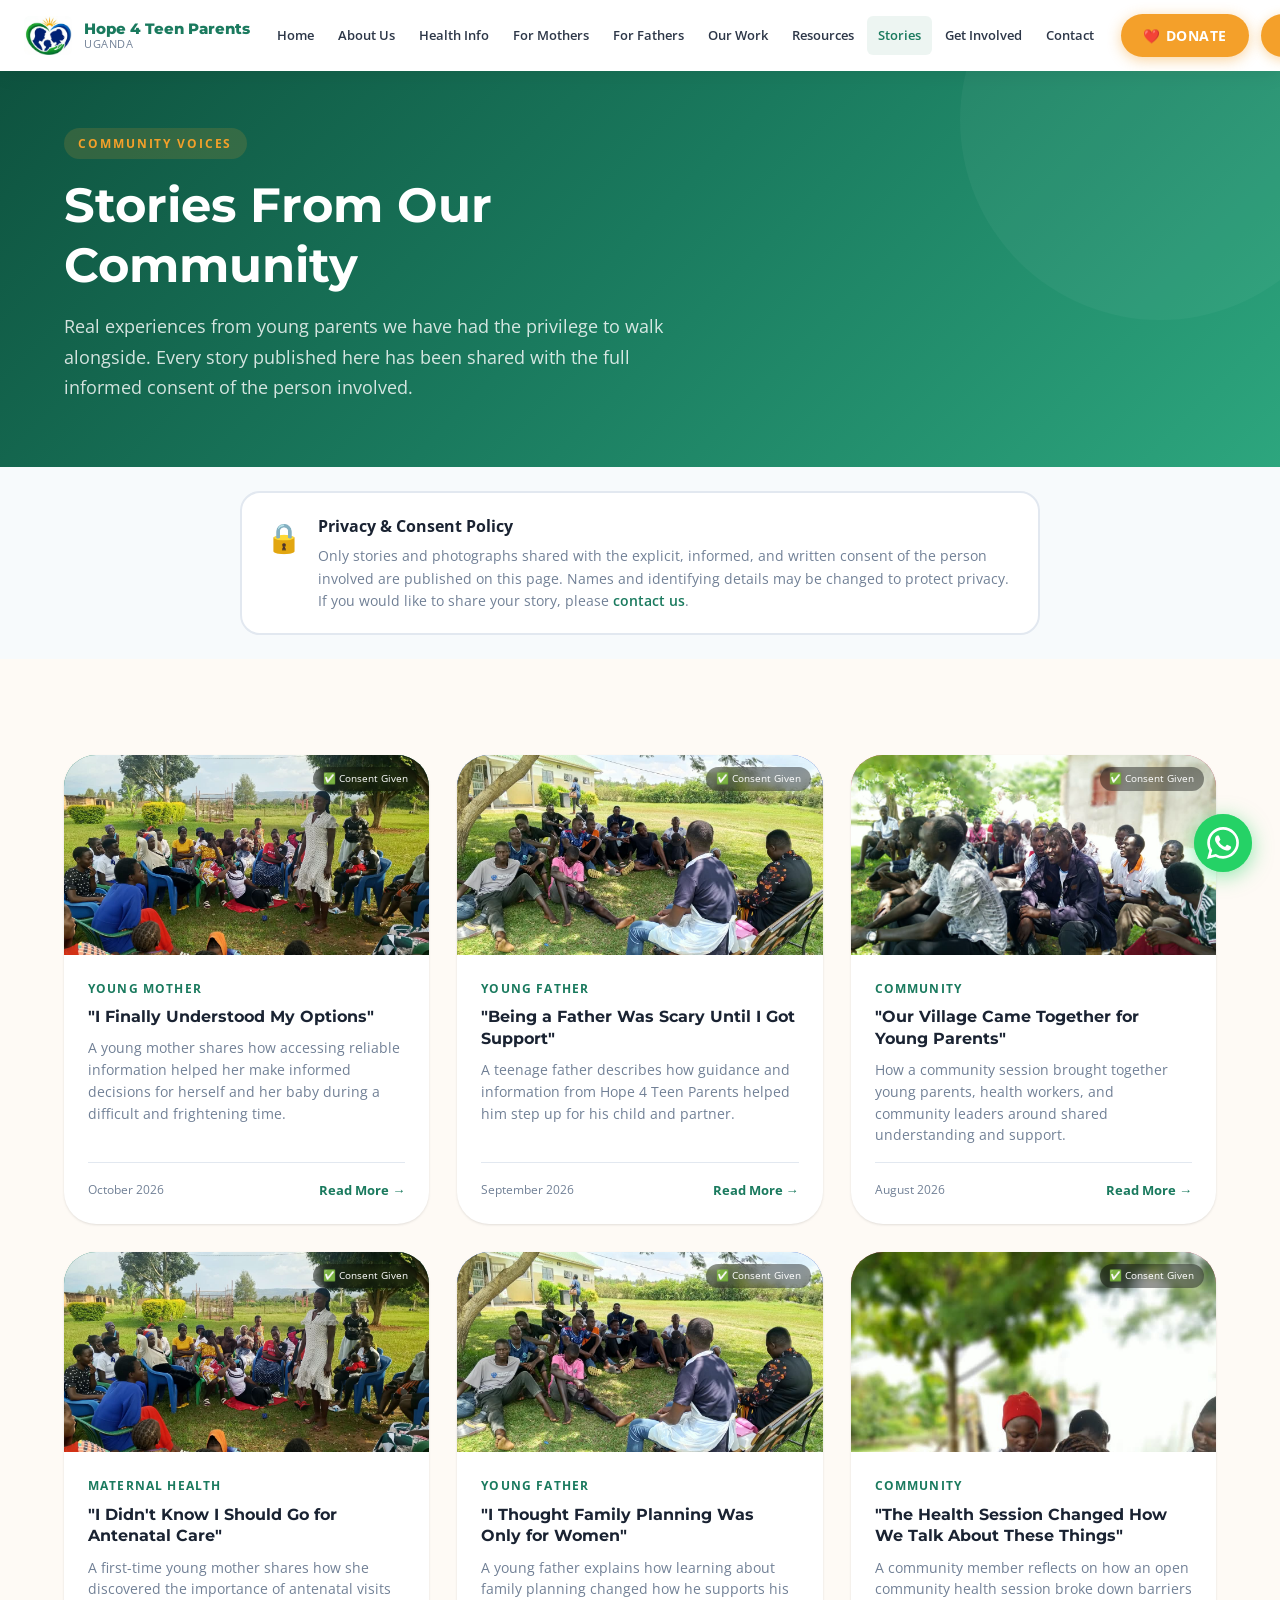
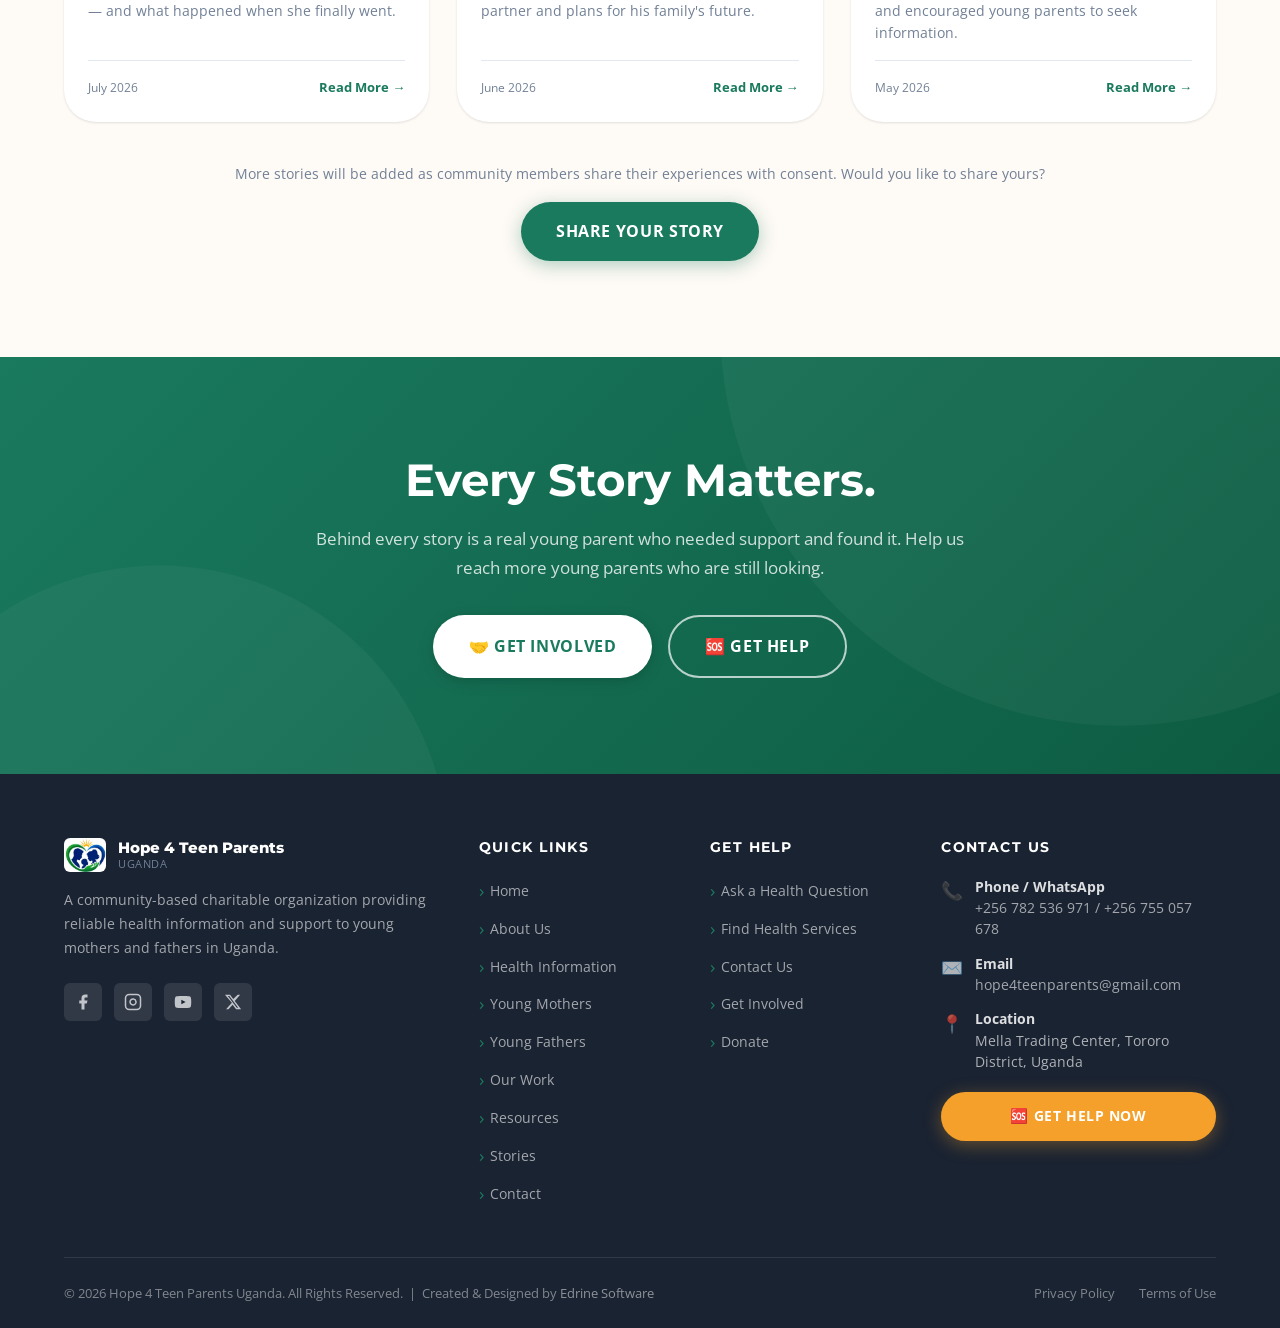
<file: stories.html>
﻿<!DOCTYPE html>
<html lang="en">
<head>
  <meta charset="UTF-8" />
  <meta name="viewport" content="width=device-width, initial-scale=1.0" />
  <meta name="description" content="Real stories from young parents in Tororo District, Uganda — shared with consent. Read how Hope 4 Teen Parents Uganda has supported young mothers and fathers." />
  <meta name="keywords" content="young parents stories Uganda, teenage mother story Uganda, community health stories Tororo, Hope 4 Teen Parents success stories, young fathers stories Uganda" />
  <meta name="author" content="Hope 4 Teen Parents Uganda" />
  <meta name="robots" content="index, follow" />
  <meta property="og:title" content="Stories From Our Community | Hope 4 Teen Parents Uganda" />
  <meta property="og:description" content="Real stories from young parents in Tororo District — shared with consent. How Hope 4 Teen Parents Uganda has supported young mothers and fathers." />
  <meta property="og:type" content="website" />
  <meta property="og:url" content="https://hope4teenparentsug.org/stories.html" />
  <meta property="og:image" content="https://hope4teenparentsug.org/w30.jpeg" />
  <link rel="canonical" href="https://hope4teenparentsug.org/stories.html" />
  <title>Stories From Our Community | Hope 4 Teen Parents Uganda — Tororo District</title>
  <link rel="preconnect" href="https://fonts.googleapis.com" />
  <link rel="preconnect" href="https://fonts.gstatic.com" crossorigin />
  <link href="https://fonts.googleapis.com/css2?family=Montserrat:wght@600;700;800&family=Open+Sans:wght@400;500;600&display=swap" rel="stylesheet" />
  <link rel="icon" href="data:image/svg+xml,<svg xmlns='http://www.w3.org/2000/svg' viewBox='0 0 32 32'><rect width='32' height='32' rx='8' fill='%231a7a5e'/><text x='50%' y='55%' dominant-baseline='middle' text-anchor='middle' font-size='18'>💚</text></svg>" />
  <link rel="stylesheet" href="css/style.css" />
  <link rel="manifest" href="manifest.json" />
  <meta name="theme-color" content="#1a7a5e" />
  <meta name="mobile-web-app-capable" content="yes" />
  <meta name="apple-mobile-web-app-capable" content="yes" />
  <meta name="apple-mobile-web-app-status-bar-style" content="black-translucent" />
  <meta name="apple-mobile-web-app-title" content="H4TPU" />
  <link rel="apple-touch-icon" href="logo.png" />
</head>
<body>

  <header class="site-header" id="site-header" role="banner">
    <div class="header-inner">
      <a href="index.html" class="logo" aria-label="Hope 4 Teen Parents Uganda — Home">
        <div class="logo-icon logo-icon--img" aria-hidden="true"><img src="logo.png" alt="Hope 4 Teen Parents Uganda logo" /></div>
        <div class="logo-text"><span class="logo-name">Hope 4 Teen Parents</span><span class="logo-sub">Uganda</span></div>
      </a>
      <nav class="main-nav" role="navigation" aria-label="Main navigation">
        <ul class="nav-list">
          <li><a href="index.html">Home</a></li>
          <li><a href="about.html">About Us</a></li>
          <li><a href="health-information.html">Health Info</a></li>
          <li><a href="young-mothers.html">For Mothers</a></li>
          <li><a href="young-fathers.html">For Fathers</a></li>
          <li><a href="our-work.html">Our Work</a></li>
          <li><a href="resources.html">Resources</a></li>
          <li><a href="stories.html" class="active" aria-current="page">Stories</a></li>
          <li><a href="get-involved.html">Get Involved</a></li>
          <li><a href="contact.html">Contact</a></li>
        </ul>
      </nav>
      <div class="header-actions">
        <a href="get-involved.html#donate" class="btn btn-donate">❤️ DONATE</a>
        <a href="contact.html" class="btn btn-get-help">🆘 GET HELP</a>
        <button class="hamburger" id="hamburger" aria-label="Open navigation menu" aria-expanded="false" aria-controls="mobile-nav">
          <span></span><span></span><span></span>
        </button>
      </div>
    </div>
  </header>

  <nav class="mobile-nav" id="mobile-nav" aria-label="Mobile navigation">
    <ul class="mobile-nav-list">
      <li><a href="index.html">🏠 Home</a></li>
      <li><a href="about.html">ℹ️ About Us</a></li>
      <li><a href="health-information.html">🩺 Health Information</a></li>
      <li><a href="young-mothers.html">👩 For Young Mothers</a></li>
      <li><a href="young-fathers.html">👨 For Young Fathers</a></li>
      <li><a href="our-work.html">⚙️ Our Work</a></li>
      <li><a href="resources.html">📚 Resources</a></li>
      <li><a href="stories.html">📖 Stories</a></li>
      <li><a href="get-involved.html">🤝 Get Involved</a></li>
      <li><a href="contact.html">📞 Contact</a></li>
    </ul>
    <div class="mobile-nav-footer">
      <a href="contact.html" class="btn btn-primary btn-lg" style="justify-content:center;">🆘 GET HELP NOW</a>
      <a href="get-involved.html" class="btn btn-outline-primary btn-lg" style="justify-content:center;">Support Our Work</a>
    </div>
  </nav>

  <main>

    <section class="page-hero" aria-labelledby="stories-heading">
      <div class="container">
        <div class="page-hero-content">
          <span class="section-label light">Community Voices</span>
          <h1 id="stories-heading">Stories From Our Community</h1>
          <p>Real experiences from young parents we have had the privilege to walk alongside. Every story published here has been shared with the full informed consent of the person involved.</p>
        </div>
      </div>
    </section>

    <!-- CONSENT NOTICE -->
    <section style="background:var(--color-bg-light);padding:1.5rem 0;" aria-label="Consent notice">
      <div class="container">
        <div style="background:white;border:2px solid var(--color-border);border-radius:var(--radius-lg);padding:1.25rem 1.5rem;display:flex;align-items:flex-start;gap:1rem;max-width:800px;margin:0 auto;">
          <span style="font-size:1.8rem;flex-shrink:0;">🔒</span>
          <div>
            <strong style="color:var(--color-dark);display:block;margin-bottom:0.3rem;">Privacy &amp; Consent Policy</strong>
            <p style="font-size:0.88rem;color:var(--color-light);margin:0;line-height:1.6;">Only stories and photographs shared with the explicit, informed, and written consent of the person involved are published on this page. Names and identifying details may be changed to protect privacy. If you would like to share your story, please <a href="contact.html" style="color:var(--color-primary);font-weight:600;">contact us</a>.</p>
          </div>
        </div>
      </div>
    </section>

    <!-- STORIES GRID -->
    <section class="stories section-padding" aria-labelledby="stories-grid-heading">
      <div class="container">
        <h2 id="stories-grid-heading" class="sr-only">All Stories</h2>
        <div class="stories-grid">

          <article class="story-card reveal">
            <div class="story-image story-image--photo" role="img" aria-label="Young mothers community session">
              <img src="4.jpeg" alt="Young mothers at a community health session" />
              <span class="story-consent-badge">✅ Consent Given</span>
            </div>
            <div class="story-body">
              <div class="story-category">Young Mother</div>
              <h3 class="story-title">"I Finally Understood My Options"</h3>
              <p class="story-excerpt">A young mother shares how accessing reliable information helped her make informed decisions for herself and her baby during a difficult and frightening time.</p>
              <div class="story-meta"><span class="story-date">October 2026</span><button class="btn-text story-read-more" data-story="story-1">Read More →</button></div>
            </div>
          </article>

          <article class="story-card reveal reveal-delay-1">
            <div class="story-image story-image--photo img-2" role="img" aria-label="Young fathers community session">
              <img src="2.jpeg" alt="Young men at a community support session" />
              <span class="story-consent-badge">✅ Consent Given</span>
            </div>
            <div class="story-body">
              <div class="story-category">Young Father</div>
              <h3 class="story-title">"Being a Father Was Scary Until I Got Support"</h3>
              <p class="story-excerpt">A teenage father describes how guidance and information from Hope 4 Teen Parents helped him step up for his child and partner.</p>
              <div class="story-meta"><span class="story-date">September 2026</span><button class="btn-text story-read-more" data-story="story-2">Read More →</button></div>
            </div>
          </article>

          <article class="story-card reveal reveal-delay-2">
            <div class="story-image story-image--photo img-3" role="img" aria-label="Community session">
              <img src="6.jpeg" alt="Young men laughing together at a community session" />
              <span class="story-consent-badge">✅ Consent Given</span>
            </div>
            <div class="story-body">
              <div class="story-category">Community</div>
              <h3 class="story-title">"Our Village Came Together for Young Parents"</h3>
              <p class="story-excerpt">How a community session brought together young parents, health workers, and community leaders around shared understanding and support.</p>
              <div class="story-meta"><span class="story-date">August 2026</span><button class="btn-text story-read-more" data-story="story-3">Read More →</button></div>
            </div>
          </article>

          <article class="story-card reveal">
            <div class="story-image story-image--photo" role="img" aria-label="Young mother antenatal care session">
              <img src="4.jpeg" alt="Young mothers at an antenatal community session" />
              <span class="story-consent-badge">✅ Consent Given</span>
            </div>
            <div class="story-body">
              <div class="story-category">Maternal Health</div>
              <h3 class="story-title">"I Didn't Know I Should Go for Antenatal Care"</h3>
              <p class="story-excerpt">A first-time young mother shares how she discovered the importance of antenatal visits — and what happened when she finally went.</p>
              <div class="story-meta"><span class="story-date">July 2026</span><button class="btn-text story-read-more" data-story="story-4">Read More →</button></div>
            </div>
          </article>

          <article class="story-card reveal reveal-delay-1">
            <div class="story-image story-image--photo img-2" role="img" aria-label="Young father family planning">
              <img src="2.jpeg" alt="Young men in a group discussion session" />
              <span class="story-consent-badge">✅ Consent Given</span>
            </div>
            <div class="story-body">
              <div class="story-category">Young Father</div>
              <h3 class="story-title">"I Thought Family Planning Was Only for Women"</h3>
              <p class="story-excerpt">A young father explains how learning about family planning changed how he supports his partner and plans for his family's future.</p>
              <div class="story-meta"><span class="story-date">June 2026</span><button class="btn-text story-read-more" data-story="story-5">Read More →</button></div>
            </div>
          </article>

          <article class="story-card reveal reveal-delay-2">
            <div class="story-image story-image--photo img-3" role="img" aria-label="Community health session">
              <img src="3.jpeg" alt="Health worker conducting testing at a community outreach session" />
              <span class="story-consent-badge">✅ Consent Given</span>
            </div>
            <div class="story-body">
              <div class="story-category">Community</div>
              <h3 class="story-title">"The Health Session Changed How We Talk About These Things"</h3>
              <p class="story-excerpt">A community member reflects on how an open community health session broke down barriers and encouraged young parents to seek information.</p>
              <div class="story-meta"><span class="story-date">May 2026</span><button class="btn-text story-read-more" data-story="story-6">Read More →</button></div>
            </div>
          </article>

        </div>

        <div class="text-center" style="margin-top:1rem;">
          <p style="font-size:0.85rem;color:var(--color-light);">More stories will be added as community members share their experiences with consent. Would you like to share yours?</p>
          <a href="contact.html" class="btn btn-primary btn-lg" style="margin-top:1rem;">Share Your Story</a>
        </div>
      </div>
    </section>

    <!-- CTA -->
    <section class="final-cta section-padding" aria-labelledby="stories-cta-heading">
      <div class="container">
        <div class="final-cta-inner">
          <h2 id="stories-cta-heading">Every Story Matters.</h2>
          <p>Behind every story is a real young parent who needed support and found it. Help us reach more young parents who are still looking.</p>
          <div class="final-cta-buttons">
            <a href="get-involved.html" class="btn btn-white btn-lg">🤝 Get Involved</a>
            <a href="contact.html" class="btn btn-outline btn-lg">🆘 Get Help</a>
          </div>
        </div>
      </div>
    </section>

  </main>

  <!-- =====================================================
       STORY MODALS — Full story content for each card
       ===================================================== -->

  <!-- Story 1 -->
  <div class="story-modal" id="story-1" role="dialog" aria-modal="true" aria-labelledby="story-1-title">
    <div class="story-modal-inner">
      <button class="story-modal-close" aria-label="Close story">✕</button>
      <div class="story-modal-image">
        <img src="4.jpeg" alt="Young mothers at a community health session" />
        <span class="story-consent-badge">✅ Consent Given</span>
      </div>
      <div class="story-modal-body">
        <span class="story-category">Young Mother</span>
        <h2 id="story-1-title">"I Finally Understood My Options"</h2>
        <div class="story-meta" style="margin-bottom:1.5rem;"><span class="story-date">October 2026 &bull; Mella Trading Center, Tororo District</span></div>
        <div class="story-full-text">
          <p>When I found out I was pregnant, I was 17 years old. I did not tell anyone for two months. I was afraid — afraid of my parents, afraid of school, afraid of what people would say. I had many questions but no one to ask.</p>
          <p>A friend told me about a session being organised by Hope 4 Teen Parents Uganda. I was not sure I wanted to go, but I went anyway, quietly, hoping no one I knew would see me.</p>
          <p>When I arrived, I was surprised. No one judged me. The person leading the session spoke calmly and clearly. They explained what happens during pregnancy, why antenatal care matters, what warning signs to watch for. Things I had never heard before.</p>
          <p>I learned that going to a health facility early was not something to be ashamed of — it was something that could protect my life and the life of my baby. That same week, I went for my first antenatal visit. The nurse was kind. She gave me information and vitamins and told me what to expect.</p>
          <p>My baby was born healthy. I am still continuing with my education. I am not saying it has been easy — it has not. But knowing what I know now, and having people who supported me without judging me, made a difference I cannot fully describe.</p>
          <p>I want other young mothers to know: there is a place you can go. There are people who will not shame you. Ask your questions. You deserve to know.</p>
        </div>
        <div class="story-modal-footer">
          <a href="young-mothers.html" class="btn btn-primary">Support for Young Mothers →</a>
          <a href="contact.html" class="btn btn-outline-primary">Ask a Question</a>
        </div>
      </div>
    </div>
  </div>

  <!-- Story 2 -->
  <div class="story-modal" id="story-2" role="dialog" aria-modal="true" aria-labelledby="story-2-title">
    <div class="story-modal-inner">
      <button class="story-modal-close" aria-label="Close story">✕</button>
      <div class="story-modal-image">
        <img src="2.jpeg" alt="Young men at a community support session" />
        <span class="story-consent-badge">✅ Consent Given</span>
      </div>
      <div class="story-modal-body">
        <span class="story-category">Young Father</span>
        <h2 id="story-2-title">"Being a Father Was Scary Until I Got Support"</h2>
        <div class="story-meta" style="margin-bottom:1.5rem;"><span class="story-date">September 2026 &bull; Tororo District</span></div>
        <div class="story-full-text">
          <p>I was 18 when my girlfriend told me she was pregnant. My first feeling was fear. My second feeling was also fear. I did not know what to do. I did not know what it meant to be a father. No one had ever explained it to me.</p>
          <p>I thought about running away. Many of my friends had done the same in similar situations. But something kept me there. I cared about her. I just did not know how to show it or what to do next.</p>
          <p>I heard about a session for young fathers at Hope 4 Teen Parents Uganda. I remember sitting there with other boys my age and thinking — all of us are scared. All of us are confused. And nobody had told us that was okay.</p>
          <p>The session talked about what a young father can actually do. Not big things — small things. Going with your partner to antenatal visits. Making sure she eats well. Understanding what she is going through physically and emotionally. Being present.</p>
          <p>We also talked about sexual health, about HIV testing, about family planning after the baby arrives. Things I had never thought about but needed to know.</p>
          <p>My child is now eight months old. I am still with my partner. We are not perfect and life is still hard, but I show up. I learned that showing up — even when you do not know everything — is what matters most.</p>
          <p>Young fathers are not the enemy of this story. We just need information and support too.</p>
        </div>
        <div class="story-modal-footer">
          <a href="young-fathers.html" class="btn btn-primary">Support for Young Fathers →</a>
          <a href="contact.html" class="btn btn-outline-primary">Ask a Question</a>
        </div>
      </div>
    </div>
  </div>

  <!-- Story 3 -->
  <div class="story-modal" id="story-3" role="dialog" aria-modal="true" aria-labelledby="story-3-title">
    <div class="story-modal-inner">
      <button class="story-modal-close" aria-label="Close story">✕</button>
      <div class="story-modal-image">
        <img src="6.jpeg" alt="Community members at a group session" />
        <span class="story-consent-badge">✅ Consent Given</span>
      </div>
      <div class="story-modal-body">
        <span class="story-category">Community</span>
        <h2 id="story-3-title">"Our Village Came Together for Young Parents"</h2>
        <div class="story-meta" style="margin-bottom:1.5rem;"><span class="story-date">August 2026 &bull; Mella Trading Center, Tororo District</span></div>
        <div class="story-full-text">
          <p>In our community, young people who became parents were often spoken about in whispers. They were seen as a problem — something that had gone wrong. Nobody sat down with them and asked: what do you need? What do you know? What are you afraid of?</p>
          <p>Hope 4 Teen Parents Uganda came to our area and asked if they could hold a community session. At first, some elders were not sure. Would it encourage wrong behaviour? But after talking with the organisers and understanding their approach — information, not promotion — they agreed.</p>
          <p>The session brought together young parents, community health workers, and several community leaders. We sat together, outside, under the trees. Young people spoke. Elders listened. Health workers explained things clearly.</p>
          <p>One moment I will not forget: a young mother stood up and said she had been carrying a question about her baby's health for three weeks but had no one to ask. She asked it there. The health worker answered it. Immediately, I could see the relief on her face.</p>
          <p>That is what information does. It takes away fear. It gives people power over their own lives.</p>
          <p>After that session, more young parents started going to the health facility. Parents became more open to letting their children ask questions. Even some fathers who had been absent started showing up.</p>
          <p>Our village is not perfect. But that day, we came together for our young people. And that mattered.</p>
        </div>
        <div class="story-modal-footer">
          <a href="our-work.html" class="btn btn-primary">See Our Work →</a>
          <a href="get-involved.html#donate" class="btn btn-secondary">❤️ Support Us</a>
        </div>
      </div>
    </div>
  </div>

  <!-- Story 4 -->
  <div class="story-modal" id="story-4" role="dialog" aria-modal="true" aria-labelledby="story-4-title">
    <div class="story-modal-inner">
      <button class="story-modal-close" aria-label="Close story">✕</button>
      <div class="story-modal-image">
        <img src="4.jpeg" alt="Young mothers at an antenatal community session" />
        <span class="story-consent-badge">✅ Consent Given</span>
      </div>
      <div class="story-modal-body">
        <span class="story-category">Maternal Health</span>
        <h2 id="story-4-title">"I Didn't Know I Should Go for Antenatal Care"</h2>
        <div class="story-meta" style="margin-bottom:1.5rem;"><span class="story-date">July 2026 &bull; Tororo District</span></div>
        <div class="story-full-text">
          <p>Nobody told me. That is the truth. Nobody in my family told me that a pregnant woman should go to a health facility before the baby comes. I thought you only go when the baby is ready to come out.</p>
          <p>I was five months pregnant before I went for my first antenatal visit. The nurse asked why I had waited so long. I told her honestly: I did not know.</p>
          <p>At that visit, they found that I had anaemia — my blood was low. They gave me iron tablets and told me to come back every month. They checked the baby's position, listened to the heartbeat, and told me what signs to watch for that meant I needed to come immediately.</p>
          <p>At six months, I felt one of those warning signs — severe headache and blurred vision. Because I knew now what this could mean, I went to the facility that same day. The nurse treated me for high blood pressure. She told me that if I had not come when I did, it could have been very dangerous for me and my baby.</p>
          <p>After my baby was born, I started attending sessions organised by Hope 4 Teen Parents Uganda. I learned so much — about postnatal care, about breastfeeding, about family planning. Things every young mother should know.</p>
          <p>I now tell every young woman I meet who is pregnant: go early. Go often. Do not wait. The information and the care you receive at that facility can save your life.</p>
        </div>
        <div class="story-modal-footer">
          <a href="young-mothers.html" class="btn btn-primary">Support for Young Mothers →</a>
          <a href="health-information.html" class="btn btn-outline-primary">Health Information</a>
        </div>
      </div>
    </div>
  </div>

  <!-- Story 5 -->
  <div class="story-modal" id="story-5" role="dialog" aria-modal="true" aria-labelledby="story-5-title">
    <div class="story-modal-inner">
      <button class="story-modal-close" aria-label="Close story">✕</button>
      <div class="story-modal-image">
        <img src="2.jpeg" alt="Young men in a group discussion" />
        <span class="story-consent-badge">✅ Consent Given</span>
      </div>
      <div class="story-modal-body">
        <span class="story-category">Young Father</span>
        <h2 id="story-5-title">"I Thought Family Planning Was Only for Women"</h2>
        <div class="story-meta" style="margin-bottom:1.5rem;"><span class="story-date">June 2026 &bull; Mella Trading Center, Tororo District</span></div>
        <div class="story-full-text">
          <p>Before I attended a session with Hope 4 Teen Parents Uganda, I thought family planning was a woman's issue. Something she handled. Something the health facility gave her. Nothing to do with me.</p>
          <p>I had my first child at 19. By 21 I had a second. Each time, the pregnancy was unplanned. Each time, I was not ready. And each time, I told myself it was just something that happened — not something I had any part in preventing.</p>
          <p>At the session, a health worker asked us directly: how many of you think family planning is the woman's responsibility? Almost every hand in the room went up. Then she explained something I had never thought about.</p>
          <p>Family planning is about two people making decisions together. A man who is informed about contraception, who supports his partner in using it, who understands spacing pregnancies — that man is not less of a man. He is a better father, a better partner, and a better provider.</p>
          <p>She explained different methods, how they work, their safety, and how couples can discuss them together. For the first time, I felt like this conversation included me.</p>
          <p>My partner and I talked about it properly for the first time after that session. We made a decision together. We are now planning when to have our next child — not just having it happen to us.</p>
          <p>That shift — from family planning happening to us, to us making it happen — changed everything. I only wish someone had told me this years earlier.</p>
        </div>
        <div class="story-modal-footer">
          <a href="young-fathers.html" class="btn btn-primary">Support for Young Fathers →</a>
          <a href="health-information.html" class="btn btn-outline-primary">Family Planning Info</a>
        </div>
      </div>
    </div>
  </div>

  <!-- Story 6 -->
  <div class="story-modal" id="story-6" role="dialog" aria-modal="true" aria-labelledby="story-6-title">
    <div class="story-modal-inner">
      <button class="story-modal-close" aria-label="Close story">✕</button>
      <div class="story-modal-image">
        <img src="3.jpeg" alt="Health worker at a community outreach session" />
        <span class="story-consent-badge">✅ Consent Given</span>
      </div>
      <div class="story-modal-body">
        <span class="story-category">Community</span>
        <h2 id="story-6-title">"The Health Session Changed How We Talk About These Things"</h2>
        <div class="story-meta" style="margin-bottom:1.5rem;"><span class="story-date">May 2026 &bull; Tororo District</span></div>
        <div class="story-full-text">
          <p>In our community, certain topics were never spoken about openly. HIV. Pregnancy. Sexual health. Family planning. These were things people whispered about, or argued about, or stayed silent about entirely. Young people grew up with no real information — only rumours, fear, and shame.</p>
          <p>When Hope 4 Teen Parents Uganda brought a health session to our area, I was one of the community leaders who agreed to support it. Not everyone agreed at first. Some felt these topics were inappropriate to discuss in a mixed group. But we listened to the approach they were proposing — factual, respectful, non-judgmental — and we decided to try.</p>
          <p>On the day of the session, a qualified health worker from a nearby facility came and sat with the young people. They asked questions. The health worker answered them. Testing was offered on the spot — HIV testing, blood pressure, basic health checks. No pressure. Free of charge.</p>
          <p>What struck me most was not the information — it was the atmosphere. Young people who had never spoken openly about their health were asking questions out loud. Some were even laughing, because finally these topics were being treated as normal health matters, not secret shameful things.</p>
          <p>Several young parents were referred to the health facility that same day for follow-up care. One young mother who had been avoiding going to the facility — out of fear of being judged — went the very next morning.</p>
          <p>We need more of these sessions. Not once a year — regularly. Our young people are hungry for accurate information. They are not looking for trouble. They are looking for someone to trust. Hope 4 Teen Parents Uganda gives them that person.</p>
        </div>
        <div class="story-modal-footer">
          <a href="our-work.html" class="btn btn-primary">See Our Work →</a>
          <a href="get-involved.html#donate" class="btn btn-secondary">❤️ Donate</a>
        </div>
      </div>
    </div>
  </div>

  <!-- Modal Overlay -->
  <div class="story-modal-overlay" id="story-modal-overlay" aria-hidden="true"></div>

  <footer class="site-footer" role="contentinfo">
    <div class="container">
      <div class="footer-top">
        <div class="footer-brand">
          <a href="index.html" class="logo"><div class="logo-icon logo-icon--img" aria-hidden="true"><img src="logo.png" alt="Hope 4 Teen Parents Uganda logo" /></div><div class="logo-text"><span class="logo-name">Hope 4 Teen Parents</span><span class="logo-sub">Uganda</span></div></a>
          <p>A community-based charitable organization providing reliable health information and support to young mothers and fathers in Uganda.</p>
          <div class="footer-social">
            <a href="https://www.facebook.com/HopeTeenparentsuganda" class="social-link" aria-label="Facebook" target="_blank" rel="noopener noreferrer"><svg width="18" height="18" viewBox="0 0 24 24" fill="currentColor"><path d="M18 2h-3a5 5 0 0 0-5 5v3H7v4h3v8h4v-8h3l1-4h-4V7a1 1 0 0 1 1-1h3z"/></svg></a>
            <a href="https://www.instagram.com/hope4teenparentsuganda" class="social-link" aria-label="Instagram" target="_blank" rel="noopener noreferrer"><svg width="18" height="18" viewBox="0 0 24 24" fill="none" stroke="currentColor" stroke-width="2"><rect x="2" y="2" width="20" height="20" rx="5"/><path d="M16 11.37A4 4 0 1 1 12.63 8 4 4 0 0 1 16 11.37z"/><line x1="17.5" y1="6.5" x2="17.51" y2="6.5"/></svg></a>
            <a href="https://youtube.com/@hope4teenparentsuganda?si=vQItVOc5aU5wI0wI" class="social-link" aria-label="YouTube" target="_blank" rel="noopener noreferrer"><svg width="18" height="18" viewBox="0 0 24 24" fill="currentColor"><path d="M22.54 6.42a2.78 2.78 0 0 0-1.95-1.96C18.88 4 12 4 12 4s-6.88 0-8.59.46a2.78 2.78 0 0 0-1.95 1.96A29 29 0 0 0 1 12a29 29 0 0 0 .46 5.58A2.78 2.78 0 0 0 3.41 19.54C5.12 20 12 20 12 20s6.88 0 8.59-.46a2.78 2.78 0 0 0 1.95-1.96A29 29 0 0 0 23 12a29 29 0 0 0-.46-5.58z"/><polygon fill="#1a2332" points="9.75,15.02 15.5,12 9.75,8.98"/></svg></a>
            <a href="https://twitter.com/hope4teenpatent" class="social-link" aria-label="Twitter / X" target="_blank" rel="noopener noreferrer"><svg width="18" height="18" viewBox="0 0 24 24" fill="currentColor"><path d="M18.244 2.25h3.308l-7.227 8.26 8.502 11.24H16.17l-4.714-6.231-5.401 6.231H2.747l7.73-8.835L1.254 2.25H8.08l4.261 5.632 5.903-5.632zm-1.161 17.52h1.833L7.084 4.126H5.117z"/></svg></a>
          </div>
        </div>
        <div class="footer-col"><h4>Quick Links</h4><ul class="footer-links"><li><a href="index.html">Home</a></li><li><a href="about.html">About Us</a></li><li><a href="health-information.html">Health Information</a></li><li><a href="young-mothers.html">Young Mothers</a></li><li><a href="young-fathers.html">Young Fathers</a></li><li><a href="our-work.html">Our Work</a></li><li><a href="resources.html">Resources</a></li><li><a href="stories.html">Stories</a></li><li><a href="contact.html">Contact</a></li></ul></div>
        <div class="footer-col"><h4>Get Help</h4><ul class="footer-links"><li><a href="contact.html">Ask a Health Question</a></li><li><a href="contact.html">Find Health Services</a></li><li><a href="contact.html">Contact Us</a></li><li><a href="get-involved.html">Get Involved</a></li><li><a href="get-involved.html">Donate</a></li></ul></div>
        <div class="footer-col"><h4>Contact Us</h4>
          <div class="footer-contact-item"><span class="icon">📞</span><span><strong style="color:rgba(255,255,255,0.85);">Phone / WhatsApp</strong><br><a href="tel:+256782536971" style="color:rgba(255,255,255,0.6);">+256 782 536 971 / +256 755 057 678</a></span></div>
          <div class="footer-contact-item"><span class="icon">✉️</span><span><strong style="color:rgba(255,255,255,0.85);">Email</strong><br><a href="mailto:hope4teenparents@gmail.com" style="color:rgba(255,255,255,0.6);">hope4teenparents@gmail.com</a></span></div>
          <div class="footer-contact-item"><span class="icon">📍</span><span><strong style="color:rgba(255,255,255,0.85);">Location</strong><br>Mella Trading Center, Tororo District, Uganda</span></div>
          <div style="margin-top:1.25rem;"><a href="contact.html" class="btn btn-secondary" style="width:100%;justify-content:center;">🆘 GET HELP NOW</a></div>
        </div>
      </div>
      <div class="footer-bottom">
        <div class="footer-bottom-left">&copy; 2026 Hope 4 Teen Parents Uganda. All Rights Reserved. &nbsp;|&nbsp; Created &amp; Designed by <a href="https://edrine2003.github.io/edrine-software/" target="_blank" rel="noopener noreferrer" style="color:rgba(255,255,255,0.5);transition:color 0.2s;">Edrine Software</a></div>
        <div class="footer-bottom-right"><a href="#">Privacy Policy</a><a href="#">Terms of Use</a></div>
      </div>
    </div>
  </footer>

  <script src="js/main.js"></script>
  <!-- WhatsApp Floating Button -->
  <a href="https://wa.me/256782536971?text=Hello%20Hope%204%20Teen%20Parents%20Uganda%2C%20I%20need%20some%20information." 
     class="whatsapp-float" 
     target="_blank" 
     rel="noopener noreferrer"
     aria-label="Chat with us on WhatsApp">
    <svg viewBox="0 0 24 24" xmlns="http://www.w3.org/2000/svg">
      <path d="M17.472 14.382c-.297-.149-1.758-.867-2.03-.967-.273-.099-.471-.148-.67.15-.197.297-.767.966-.94 1.164-.173.199-.347.223-.644.075-.297-.15-1.255-.463-2.39-1.475-.883-.788-1.48-1.761-1.653-2.059-.173-.297-.018-.458.13-.606.134-.133.298-.347.446-.52.149-.174.198-.298.298-.497.099-.198.05-.371-.025-.52-.075-.149-.669-1.612-.916-2.207-.242-.579-.487-.5-.669-.51-.173-.008-.371-.01-.57-.01-.198 0-.52.074-.792.372-.272.297-1.04 1.016-1.04 2.479 0 1.462 1.065 2.875 1.213 3.074.149.198 2.096 3.2 5.077 4.487.709.306 1.262.489 1.694.625.712.227 1.36.195 1.871.118.571-.085 1.758-.719 2.006-1.413.248-.694.248-1.289.173-1.413-.074-.124-.272-.198-.57-.347m-5.421 7.403h-.004a9.87 9.87 0 01-5.031-1.378l-.361-.214-3.741.982.998-3.648-.235-.374a9.86 9.86 0 01-1.51-5.26c.001-5.45 4.436-9.884 9.888-9.884 2.64 0 5.122 1.03 6.988 2.898a9.825 9.825 0 012.893 6.994c-.003 5.45-4.437 9.884-9.885 9.884m8.413-18.297A11.815 11.815 0 0012.05 0C5.495 0 .16 5.335.157 11.892c0 2.096.547 4.142 1.588 5.945L.057 24l6.305-1.654a11.882 11.882 0 005.683 1.448h.005c6.554 0 11.89-5.335 11.893-11.893a11.821 11.821 0 00-3.48-8.413z"/>
    </svg>
    <span class="wa-tooltip">Chat on WhatsApp</span>
  </a>

  <script>
    if ('serviceWorker' in navigator) {
      window.addEventListener('load', () => {
        navigator.serviceWorker.register('/help4teen/service-worker.js')
          .then(reg => console.log('SW registered'))
          .catch(err => console.log('SW error', err));
      });
    }
  </script>
</body>
</html>
</file>
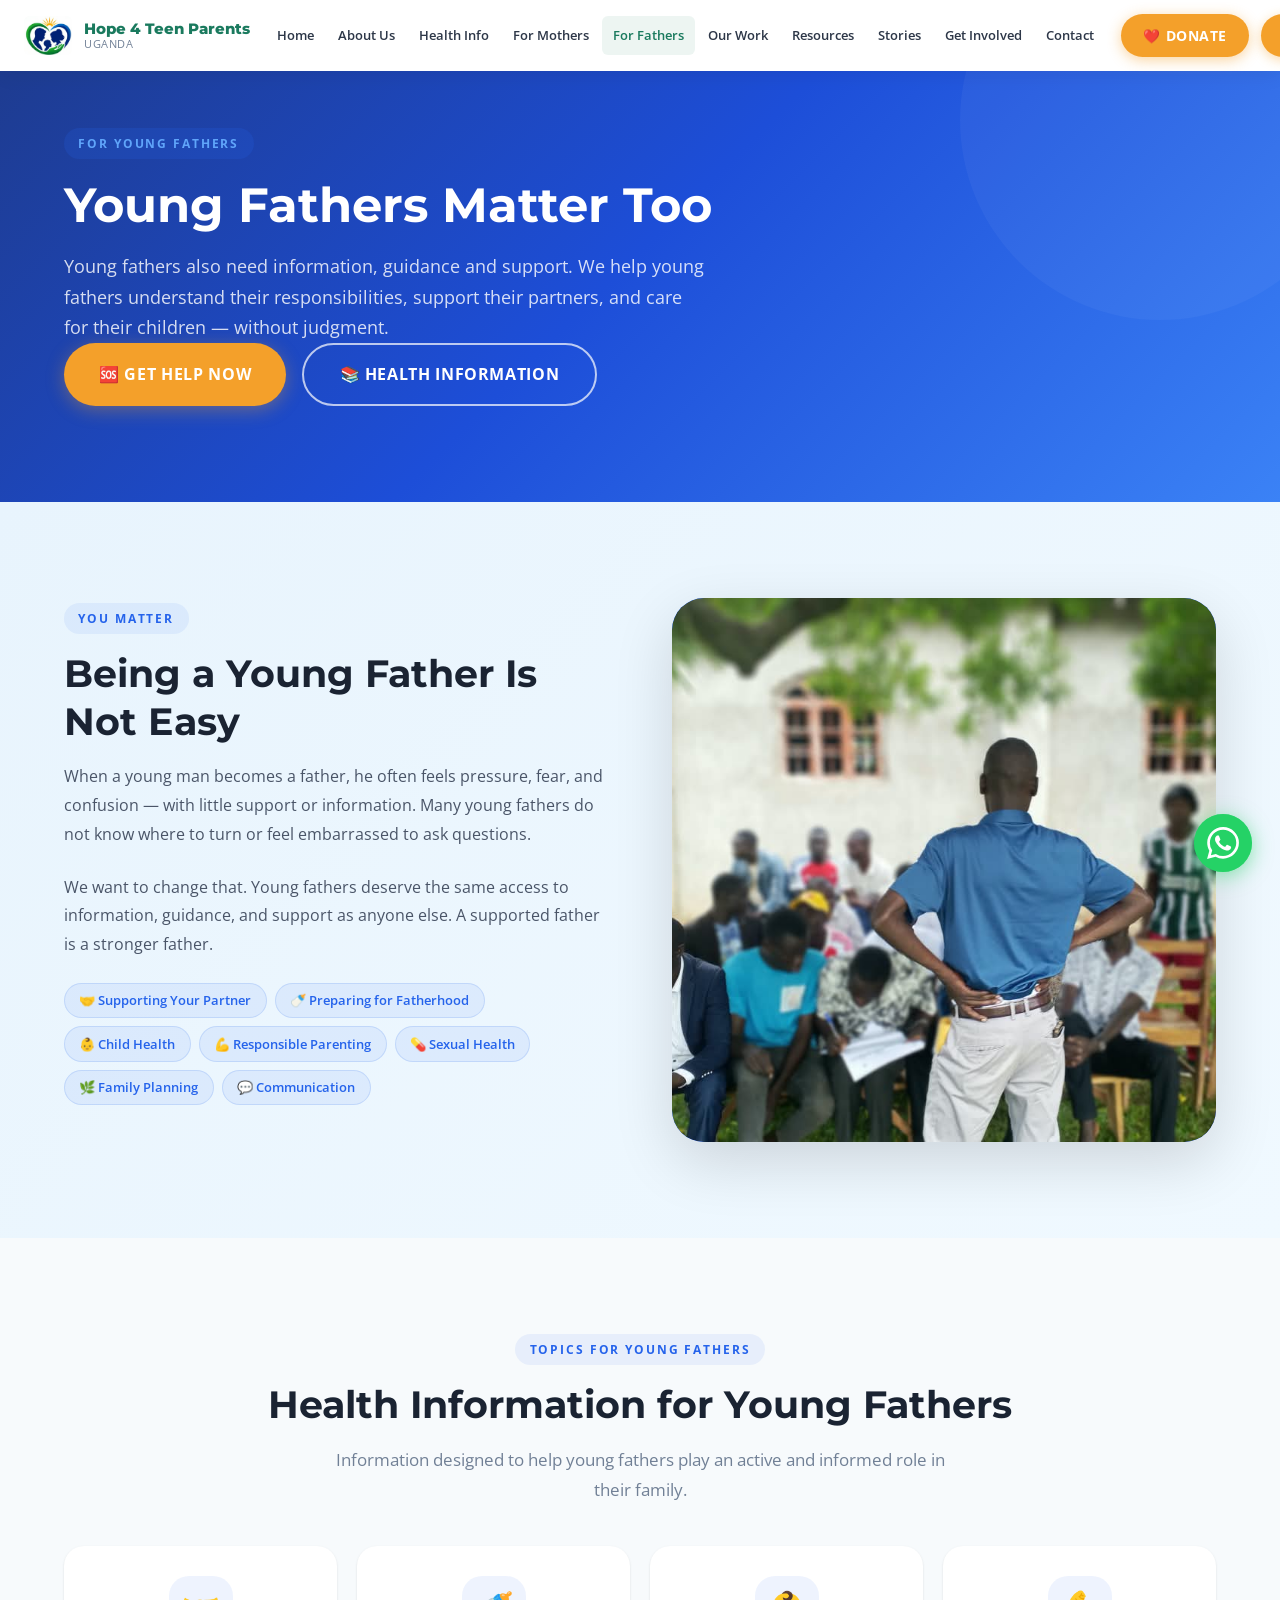
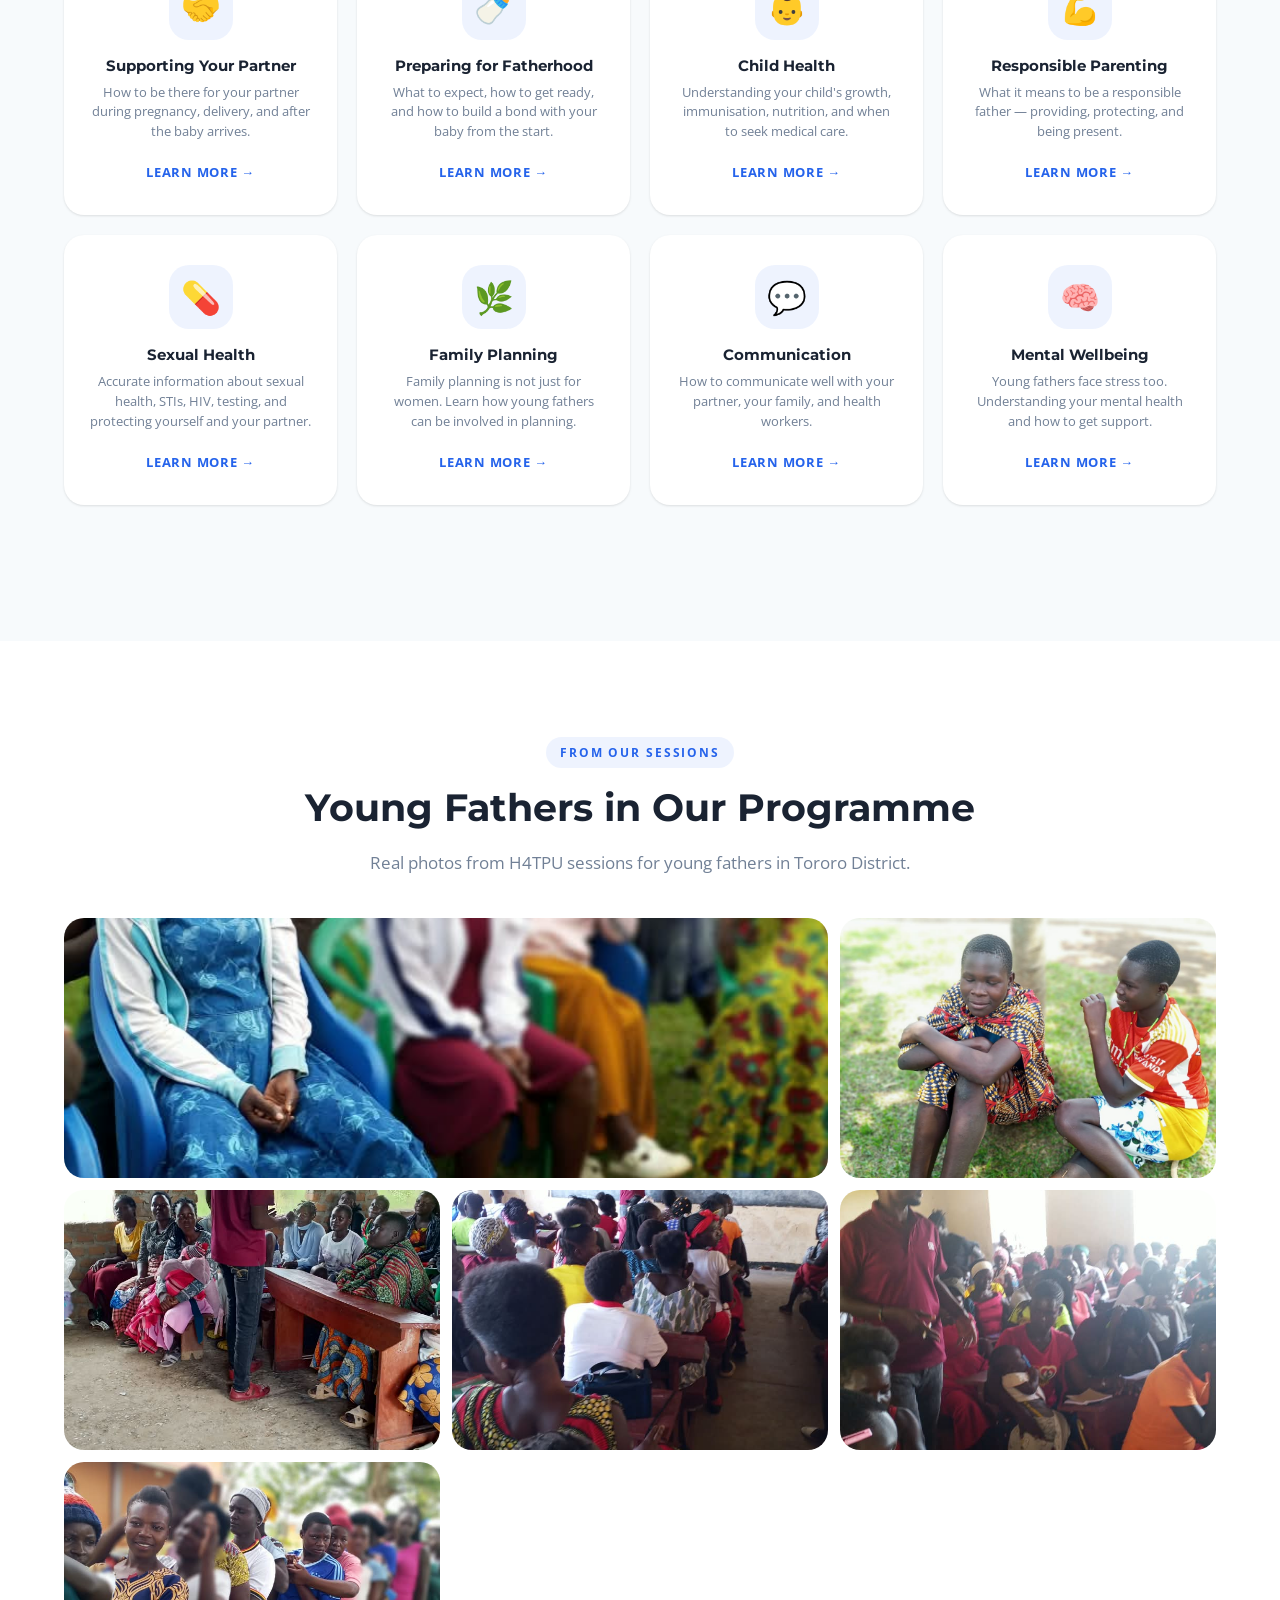
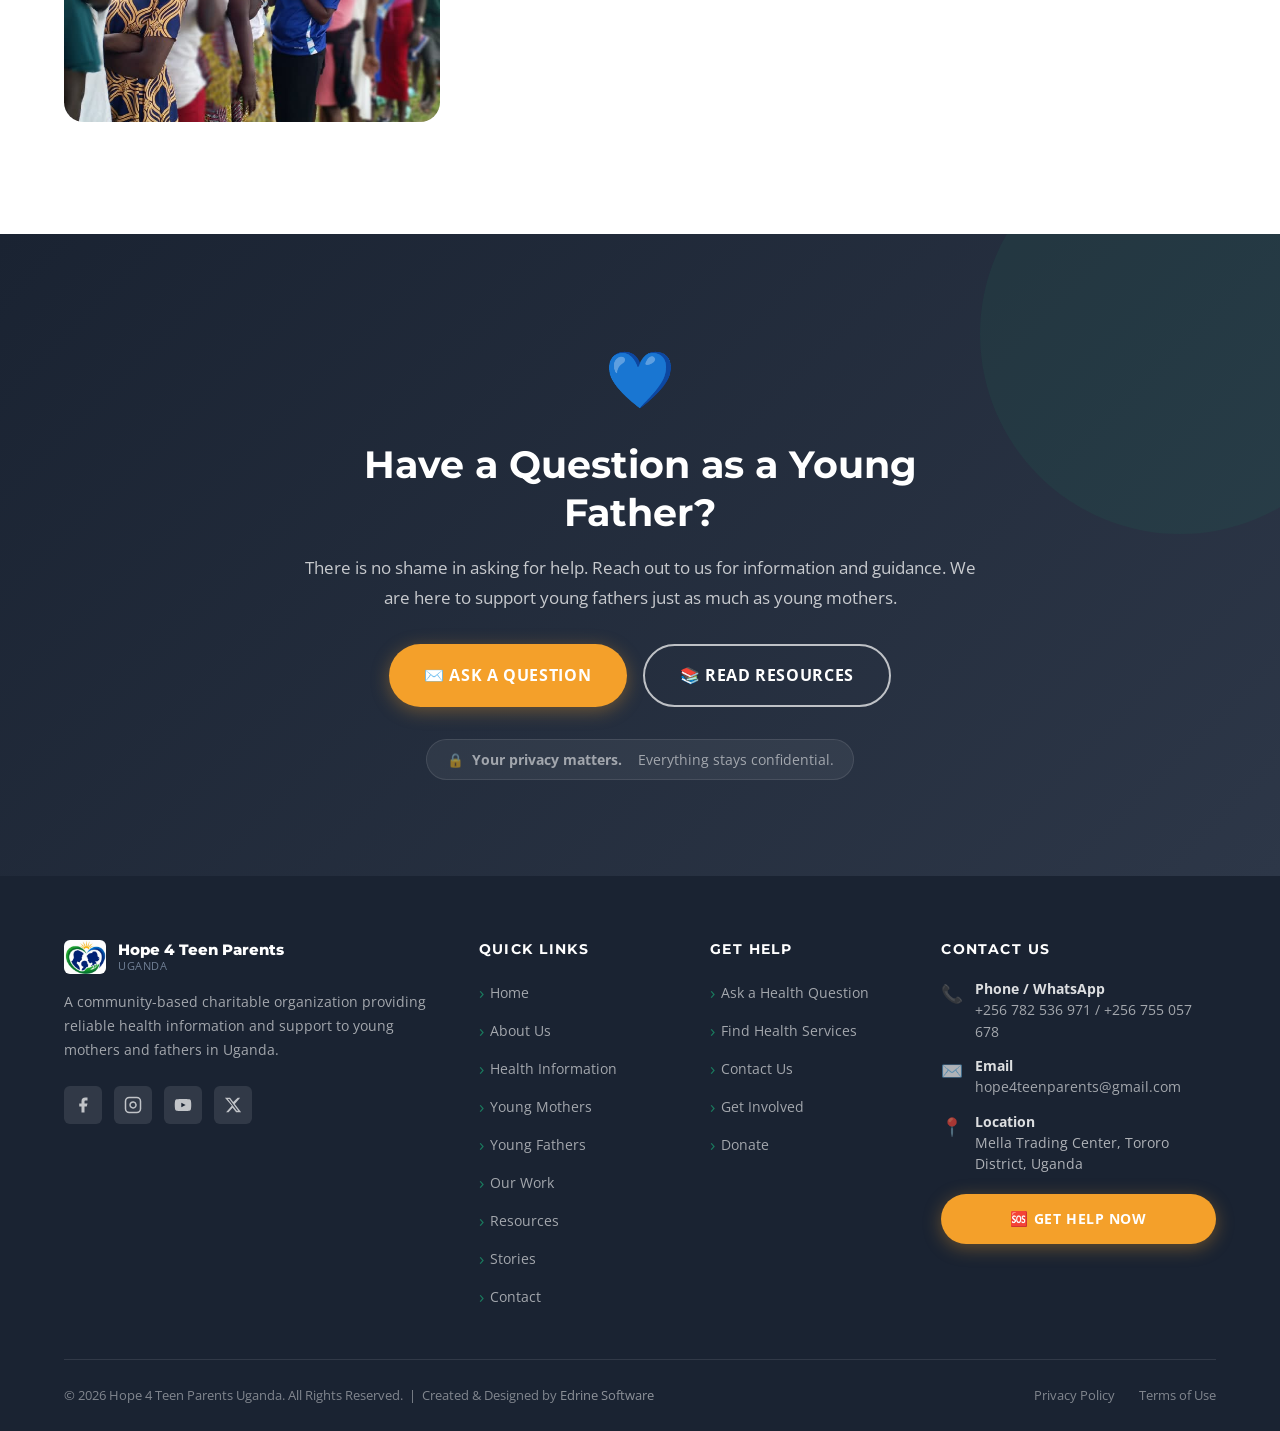
<file: young-fathers.html>
﻿<!DOCTYPE html>
<html lang="en">
<head>
  <meta charset="UTF-8" />
  <meta name="viewport" content="width=device-width, initial-scale=1.0" />
  <meta name="description" content="Hope 4 Teen Parents Uganda supports young fathers in Uganda with health information, responsible fatherhood guidance, family planning and parenting support." />
  <meta name="keywords" content="young fathers Uganda, teenage fathers Uganda, responsible fatherhood Uganda, young fathers health Tororo, fatherhood support Uganda, teenage father support" />
  <meta name="author" content="Hope 4 Teen Parents Uganda" />
  <meta name="robots" content="index, follow" />
  <meta property="og:title" content="Support for Young Fathers | Hope 4 Teen Parents Uganda" />
  <meta property="og:description" content="Hope 4 Teen Parents Uganda supports young fathers with health information, responsible fatherhood guidance, family planning and parenting support in Tororo District." />
  <meta property="og:type" content="website" />
  <meta property="og:url" content="https://hope4teenparentsug.org/young-fathers.html" />
  <meta property="og:image" content="https://hope4teenparentsug.org/w28.jpeg" />
  <link rel="canonical" href="https://hope4teenparentsug.org/young-fathers.html" />
  <title>Support for Young Fathers in Uganda | Hope 4 Teen Parents Uganda</title>
  <link rel="preconnect" href="https://fonts.googleapis.com" />
  <link rel="preconnect" href="https://fonts.gstatic.com" crossorigin />
  <link href="https://fonts.googleapis.com/css2?family=Montserrat:wght@600;700;800&family=Open+Sans:wght@400;500;600&display=swap" rel="stylesheet" />
  <link rel="icon" href="data:image/svg+xml,<svg xmlns='http://www.w3.org/2000/svg' viewBox='0 0 32 32'><rect width='32' height='32' rx='8' fill='%231a7a5e'/><text x='50%' y='55%' dominant-baseline='middle' text-anchor='middle' font-size='18'>💚</text></svg>" />
  <link rel="stylesheet" href="css/style.css" />
  <link rel="manifest" href="manifest.json" />
  <meta name="theme-color" content="#1a7a5e" />
  <meta name="mobile-web-app-capable" content="yes" />
  <meta name="apple-mobile-web-app-capable" content="yes" />
  <meta name="apple-mobile-web-app-status-bar-style" content="black-translucent" />
  <meta name="apple-mobile-web-app-title" content="H4TPU" />
  <link rel="apple-touch-icon" href="logo.png" />
</head>
<body>

  <header class="site-header" id="site-header" role="banner">
    <div class="header-inner">
      <a href="index.html" class="logo" aria-label="Hope 4 Teen Parents Uganda — Home">
        <div class="logo-icon logo-icon--img" aria-hidden="true"><img src="logo.png" alt="Hope 4 Teen Parents Uganda logo" /></div>
        <div class="logo-text"><span class="logo-name">Hope 4 Teen Parents</span><span class="logo-sub">Uganda</span></div>
      </a>
      <nav class="main-nav" role="navigation" aria-label="Main navigation">
        <ul class="nav-list">
          <li><a href="index.html">Home</a></li>
          <li><a href="about.html">About Us</a></li>
          <li><a href="health-information.html">Health Info</a></li>
          <li><a href="young-mothers.html">For Mothers</a></li>
          <li><a href="young-fathers.html" class="active" aria-current="page">For Fathers</a></li>
          <li><a href="our-work.html">Our Work</a></li>
          <li><a href="resources.html">Resources</a></li>
          <li><a href="stories.html">Stories</a></li>
          <li><a href="get-involved.html">Get Involved</a></li>
          <li><a href="contact.html">Contact</a></li>
        </ul>
      </nav>
      <div class="header-actions">
        <a href="get-involved.html#donate" class="btn btn-donate">❤️ DONATE</a>
        <a href="contact.html" class="btn btn-get-help">🆘 GET HELP</a>
        <button class="hamburger" id="hamburger" aria-label="Open navigation menu" aria-expanded="false" aria-controls="mobile-nav">
          <span></span><span></span><span></span>
        </button>
      </div>
    </div>
  </header>

  <nav class="mobile-nav" id="mobile-nav" aria-label="Mobile navigation">
    <ul class="mobile-nav-list">
      <li><a href="index.html">🏠 Home</a></li>
      <li><a href="about.html">ℹ️ About Us</a></li>
      <li><a href="health-information.html">🩺 Health Information</a></li>
      <li><a href="young-mothers.html">👩 For Young Mothers</a></li>
      <li><a href="young-fathers.html">👨 For Young Fathers</a></li>
      <li><a href="our-work.html">⚙️ Our Work</a></li>
      <li><a href="resources.html">📚 Resources</a></li>
      <li><a href="stories.html">📖 Stories</a></li>
      <li><a href="get-involved.html">🤝 Get Involved</a></li>
      <li><a href="contact.html">📞 Contact</a></li>
    </ul>
    <div class="mobile-nav-footer">
      <a href="contact.html" class="btn btn-primary btn-lg" style="justify-content:center;">🆘 GET HELP NOW</a>
      <a href="get-involved.html" class="btn btn-outline-primary btn-lg" style="justify-content:center;">Support Our Work</a>
    </div>
  </nav>

  <main>

    <!-- PAGE HERO — blue theme -->
    <section class="page-hero page-hero--blue" aria-labelledby="yf-heading">
      <div class="container">
        <div class="page-hero-content">
          <span class="section-label" style="color:#60a5fa;background:rgba(37,99,235,0.18);">For Young Fathers</span>
          <h1 id="yf-heading">Young Fathers Matter Too</h1>
          <p>Young fathers also need information, guidance and support. We help young fathers understand their responsibilities, support their partners, and care for their children — without judgment.</p>
          <div class="hero-buttons" style="justify-content:flex-start;">
            <a href="contact.html" class="btn btn-secondary btn-lg">🆘 Get Help Now</a>
            <a href="health-information.html" class="btn btn-outline btn-lg">📚 Health Information</a>
          </div>
        </div>
      </div>
    </section>

    <!-- INTRO -->
    <section class="young-parents fathers section-padding" aria-labelledby="yf-intro-heading">
      <div class="container">
        <div class="young-parents-grid">
          <div class="young-parents-image reveal" role="img" aria-label="Young men at a community session for young fathers">
            <img src="w28.jpeg" alt="Facilitator addressing young men at an outdoor community session in Tororo District" style="width:100%;height:100%;object-fit:cover;border-radius:var(--radius-xl);" />
          </div>
          <div class="young-parents-content reveal reveal-delay-2">
            <span class="section-label" style="color:#2563eb;background:rgba(37,99,235,0.08);">You Matter</span>
            <h2 id="yf-intro-heading">Being a Young Father Is Not Easy</h2>
            <p>When a young man becomes a father, he often feels pressure, fear, and confusion — with little support or information. Many young fathers do not know where to turn or feel embarrassed to ask questions.</p>
            <p>We want to change that. Young fathers deserve the same access to information, guidance, and support as anyone else. A supported father is a stronger father.</p>
            <div class="topics-grid">
              <span class="topic-chip">🤝 Supporting Your Partner</span>
              <span class="topic-chip">🍼 Preparing for Fatherhood</span>
              <span class="topic-chip">👶 Child Health</span>
              <span class="topic-chip">💪 Responsible Parenting</span>
              <span class="topic-chip">💊 Sexual Health</span>
              <span class="topic-chip">🌿 Family Planning</span>
              <span class="topic-chip">💬 Communication</span>
            </div>
          </div>
        </div>
      </div>
    </section>

    <!-- TOPIC CARDS -->
    <section class="section-padding" style="background:var(--color-bg-light);" aria-labelledby="yf-topics-heading">
      <div class="container text-center">
        <span class="section-label" style="color:#2563eb;background:rgba(37,99,235,0.08);">Topics for Young Fathers</span>
        <h2 id="yf-topics-heading" class="section-title">Health Information for Young Fathers</h2>
        <p class="section-subtitle">Information designed to help young fathers play an active and informed role in their family.</p>

        <div class="health-grid">
          <article class="health-card reveal">
            <div class="health-card-icon" style="background:rgba(37,99,235,0.08);" aria-hidden="true">🤝</div>
            <h4>Supporting Your Partner</h4>
            <p>How to be there for your partner during pregnancy, delivery, and after the baby arrives.</p>
            <a href="resources.html" class="btn-link" style="color:#2563eb;">Learn More →</a>
          </article>
          <article class="health-card reveal reveal-delay-1">
            <div class="health-card-icon" style="background:rgba(37,99,235,0.08);" aria-hidden="true">🍼</div>
            <h4>Preparing for Fatherhood</h4>
            <p>What to expect, how to get ready, and how to build a bond with your baby from the start.</p>
            <a href="resources.html" class="btn-link" style="color:#2563eb;">Learn More →</a>
          </article>
          <article class="health-card reveal reveal-delay-2">
            <div class="health-card-icon" style="background:rgba(37,99,235,0.08);" aria-hidden="true">👶</div>
            <h4>Child Health</h4>
            <p>Understanding your child's growth, immunisation, nutrition, and when to seek medical care.</p>
            <a href="resources.html" class="btn-link" style="color:#2563eb;">Learn More →</a>
          </article>
          <article class="health-card reveal reveal-delay-3">
            <div class="health-card-icon" style="background:rgba(37,99,235,0.08);" aria-hidden="true">💪</div>
            <h4>Responsible Parenting</h4>
            <p>What it means to be a responsible father — providing, protecting, and being present.</p>
            <a href="resources.html" class="btn-link" style="color:#2563eb;">Learn More →</a>
          </article>
          <article class="health-card reveal">
            <div class="health-card-icon" style="background:rgba(37,99,235,0.08);" aria-hidden="true">💊</div>
            <h4>Sexual Health</h4>
            <p>Accurate information about sexual health, STIs, HIV, testing, and protecting yourself and your partner.</p>
            <a href="resources.html" class="btn-link" style="color:#2563eb;">Learn More →</a>
          </article>
          <article class="health-card reveal reveal-delay-1">
            <div class="health-card-icon" style="background:rgba(37,99,235,0.08);" aria-hidden="true">🌿</div>
            <h4>Family Planning</h4>
            <p>Family planning is not just for women. Learn how young fathers can be involved in planning.</p>
            <a href="resources.html" class="btn-link" style="color:#2563eb;">Learn More →</a>
          </article>
          <article class="health-card reveal reveal-delay-2">
            <div class="health-card-icon" style="background:rgba(37,99,235,0.08);" aria-hidden="true">💬</div>
            <h4>Communication</h4>
            <p>How to communicate well with your partner, your family, and health workers.</p>
            <a href="resources.html" class="btn-link" style="color:#2563eb;">Learn More →</a>
          </article>
          <article class="health-card reveal reveal-delay-3">
            <div class="health-card-icon" style="background:rgba(37,99,235,0.08);" aria-hidden="true">🧠</div>
            <h4>Mental Wellbeing</h4>
            <p>Young fathers face stress too. Understanding your mental health and how to get support.</p>
            <a href="resources.html" class="btn-link" style="color:#2563eb;">Learn More →</a>
          </article>
        </div>
      </div>
    </section>

    <!-- FATHERS PHOTO GALLERY -->
    <section class="section-padding" style="background:var(--color-white);" aria-labelledby="yf-gallery-heading">
      <div class="container text-center">
        <span class="section-label" style="color:#2563eb;background:rgba(37,99,235,0.08);">From Our Sessions</span>
        <h2 id="yf-gallery-heading" class="section-title">Young Fathers in Our Programme</h2>
        <p class="section-subtitle">Real photos from H4TPU sessions for young fathers in Tororo District.</p>
        <div class="photo-gallery">
          <div class="gallery-item gallery-wide reveal">
            <img src="w25.jpeg" alt="Facilitator addressing a group of young men outdoors" />
            <div class="gallery-caption">Young fathers community session</div>
          </div>
          <div class="gallery-item reveal reveal-delay-1">
            <img src="w2.jpeg" alt="Two young people in conversation during a community session" />
            <div class="gallery-caption">Peer support and conversation</div>
          </div>
          <div class="gallery-item reveal reveal-delay-2">
            <img src="w23.jpeg" alt="Young people seated at an outdoor community session" />
            <div class="gallery-caption">Outdoor group session</div>
          </div>
          <div class="gallery-item reveal">
            <img src="w21.jpeg" alt="Indoor classroom session with many young people" />
            <div class="gallery-caption">Indoor health education session</div>
          </div>
          <div class="gallery-item reveal reveal-delay-1">
            <img src="w22.jpeg" alt="Health educator addressing a packed indoor session" />
            <div class="gallery-caption">Packed indoor session</div>
          </div>
          <div class="gallery-item reveal reveal-delay-2">
            <img src="w17.jpeg" alt="Young people queuing for health services" />
            <div class="gallery-caption">Young people accessing services</div>
          </div>
        </div>
      </div>
    </section>

    <!-- CONFIDENTIAL HELP -->
    <section class="confidential section-padding" aria-labelledby="yf-conf-heading">
      <div class="container">
        <div class="confidential-inner">
          <span class="confidential-icon" aria-hidden="true">💙</span>
          <h2 id="yf-conf-heading">Have a Question as a Young Father?</h2>
          <p>There is no shame in asking for help. Reach out to us for information and guidance. We are here to support young fathers just as much as young mothers.</p>
          <div class="confidential-buttons">
            <a href="contact.html" class="btn btn-secondary btn-lg">✉️ Ask a Question</a>
            <a href="resources.html" class="btn btn-outline btn-lg">📚 Read Resources</a>
          </div>
          <div class="privacy-note">🔒 <strong>Your privacy matters.</strong>&nbsp; Everything stays confidential.</div>
        </div>
      </div>
    </section>

  </main>

  <footer class="site-footer" role="contentinfo">
    <div class="container">
      <div class="footer-top">
        <div class="footer-brand">
          <a href="index.html" class="logo"><div class="logo-icon logo-icon--img" aria-hidden="true"><img src="logo.png" alt="Hope 4 Teen Parents Uganda logo" /></div><div class="logo-text"><span class="logo-name">Hope 4 Teen Parents</span><span class="logo-sub">Uganda</span></div></a>
          <p>A community-based charitable organization providing reliable health information and support to young mothers and fathers in Uganda.</p>
          <div class="footer-social">
            <a href="https://www.facebook.com/HopeTeenparentsuganda" class="social-link" aria-label="Facebook" target="_blank" rel="noopener noreferrer"><svg width="18" height="18" viewBox="0 0 24 24" fill="currentColor"><path d="M18 2h-3a5 5 0 0 0-5 5v3H7v4h3v8h4v-8h3l1-4h-4V7a1 1 0 0 1 1-1h3z"/></svg></a>
            <a href="https://www.instagram.com/hope4teenparentsuganda" class="social-link" aria-label="Instagram" target="_blank" rel="noopener noreferrer"><svg width="18" height="18" viewBox="0 0 24 24" fill="none" stroke="currentColor" stroke-width="2"><rect x="2" y="2" width="20" height="20" rx="5"/><path d="M16 11.37A4 4 0 1 1 12.63 8 4 4 0 0 1 16 11.37z"/><line x1="17.5" y1="6.5" x2="17.51" y2="6.5"/></svg></a>
            <a href="https://youtube.com/@hope4teenparentsuganda?si=vQItVOc5aU5wI0wI" class="social-link" aria-label="YouTube" target="_blank" rel="noopener noreferrer"><svg width="18" height="18" viewBox="0 0 24 24" fill="currentColor"><path d="M22.54 6.42a2.78 2.78 0 0 0-1.95-1.96C18.88 4 12 4 12 4s-6.88 0-8.59.46a2.78 2.78 0 0 0-1.95 1.96A29 29 0 0 0 1 12a29 29 0 0 0 .46 5.58A2.78 2.78 0 0 0 3.41 19.54C5.12 20 12 20 12 20s6.88 0 8.59-.46a2.78 2.78 0 0 0 1.95-1.96A29 29 0 0 0 23 12a29 29 0 0 0-.46-5.58z"/><polygon fill="#1a2332" points="9.75,15.02 15.5,12 9.75,8.98"/></svg></a>
            <a href="https://twitter.com/hope4teenpatent" class="social-link" aria-label="Twitter / X" target="_blank" rel="noopener noreferrer"><svg width="18" height="18" viewBox="0 0 24 24" fill="currentColor"><path d="M18.244 2.25h3.308l-7.227 8.26 8.502 11.24H16.17l-4.714-6.231-5.401 6.231H2.747l7.73-8.835L1.254 2.25H8.08l4.261 5.632 5.903-5.632zm-1.161 17.52h1.833L7.084 4.126H5.117z"/></svg></a>
          </div>
        </div>
        <div class="footer-col"><h4>Quick Links</h4><ul class="footer-links"><li><a href="index.html">Home</a></li><li><a href="about.html">About Us</a></li><li><a href="health-information.html">Health Information</a></li><li><a href="young-mothers.html">Young Mothers</a></li><li><a href="young-fathers.html">Young Fathers</a></li><li><a href="our-work.html">Our Work</a></li><li><a href="resources.html">Resources</a></li><li><a href="stories.html">Stories</a></li><li><a href="contact.html">Contact</a></li></ul></div>
        <div class="footer-col"><h4>Get Help</h4><ul class="footer-links"><li><a href="contact.html">Ask a Health Question</a></li><li><a href="contact.html">Find Health Services</a></li><li><a href="contact.html">Contact Us</a></li><li><a href="get-involved.html">Get Involved</a></li><li><a href="get-involved.html">Donate</a></li></ul></div>
        <div class="footer-col"><h4>Contact Us</h4>
          <div class="footer-contact-item"><span class="icon">📞</span><span><strong style="color:rgba(255,255,255,0.85);">Phone / WhatsApp</strong><br><a href="tel:+256782536971" style="color:rgba(255,255,255,0.6);">+256 782 536 971 / +256 755 057 678</a></span></div>
          <div class="footer-contact-item"><span class="icon">✉️</span><span><strong style="color:rgba(255,255,255,0.85);">Email</strong><br><a href="mailto:hope4teenparents@gmail.com" style="color:rgba(255,255,255,0.6);">hope4teenparents@gmail.com</a></span></div>
          <div class="footer-contact-item"><span class="icon">📍</span><span><strong style="color:rgba(255,255,255,0.85);">Location</strong><br>Mella Trading Center, Tororo District, Uganda</span></div>
          <div style="margin-top:1.25rem;"><a href="contact.html" class="btn btn-secondary" style="width:100%;justify-content:center;">🆘 GET HELP NOW</a></div>
        </div>
      </div>
      <div class="footer-bottom">
        <div class="footer-bottom-left">&copy; 2026 Hope 4 Teen Parents Uganda. All Rights Reserved. &nbsp;|&nbsp; Created &amp; Designed by <a href="https://edrine2003.github.io/edrine-software/" target="_blank" rel="noopener noreferrer" style="color:rgba(255,255,255,0.5);transition:color 0.2s;">Edrine Software</a></div>
        <div class="footer-bottom-right"><a href="#">Privacy Policy</a><a href="#">Terms of Use</a></div>
      </div>
    </div>
  </footer>

  <script src="js/main.js"></script>
  <!-- WhatsApp Floating Button -->
  <a href="https://wa.me/256782536971?text=Hello%20Hope%204%20Teen%20Parents%20Uganda%2C%20I%20need%20some%20information." 
     class="whatsapp-float" 
     target="_blank" 
     rel="noopener noreferrer"
     aria-label="Chat with us on WhatsApp">
    <svg viewBox="0 0 24 24" xmlns="http://www.w3.org/2000/svg">
      <path d="M17.472 14.382c-.297-.149-1.758-.867-2.03-.967-.273-.099-.471-.148-.67.15-.197.297-.767.966-.94 1.164-.173.199-.347.223-.644.075-.297-.15-1.255-.463-2.39-1.475-.883-.788-1.48-1.761-1.653-2.059-.173-.297-.018-.458.13-.606.134-.133.298-.347.446-.52.149-.174.198-.298.298-.497.099-.198.05-.371-.025-.52-.075-.149-.669-1.612-.916-2.207-.242-.579-.487-.5-.669-.51-.173-.008-.371-.01-.57-.01-.198 0-.52.074-.792.372-.272.297-1.04 1.016-1.04 2.479 0 1.462 1.065 2.875 1.213 3.074.149.198 2.096 3.2 5.077 4.487.709.306 1.262.489 1.694.625.712.227 1.36.195 1.871.118.571-.085 1.758-.719 2.006-1.413.248-.694.248-1.289.173-1.413-.074-.124-.272-.198-.57-.347m-5.421 7.403h-.004a9.87 9.87 0 01-5.031-1.378l-.361-.214-3.741.982.998-3.648-.235-.374a9.86 9.86 0 01-1.51-5.26c.001-5.45 4.436-9.884 9.888-9.884 2.64 0 5.122 1.03 6.988 2.898a9.825 9.825 0 012.893 6.994c-.003 5.45-4.437 9.884-9.885 9.884m8.413-18.297A11.815 11.815 0 0012.05 0C5.495 0 .16 5.335.157 11.892c0 2.096.547 4.142 1.588 5.945L.057 24l6.305-1.654a11.882 11.882 0 005.683 1.448h.005c6.554 0 11.89-5.335 11.893-11.893a11.821 11.821 0 00-3.48-8.413z"/>
    </svg>
    <span class="wa-tooltip">Chat on WhatsApp</span>
  </a>

  <script>
    if ('serviceWorker' in navigator) {
      window.addEventListener('load', () => {
        navigator.serviceWorker.register('/help4teen/service-worker.js')
          .then(reg => console.log('SW registered'))
          .catch(err => console.log('SW error', err));
      });
    }
  </script>
</body>
</html>
</file>
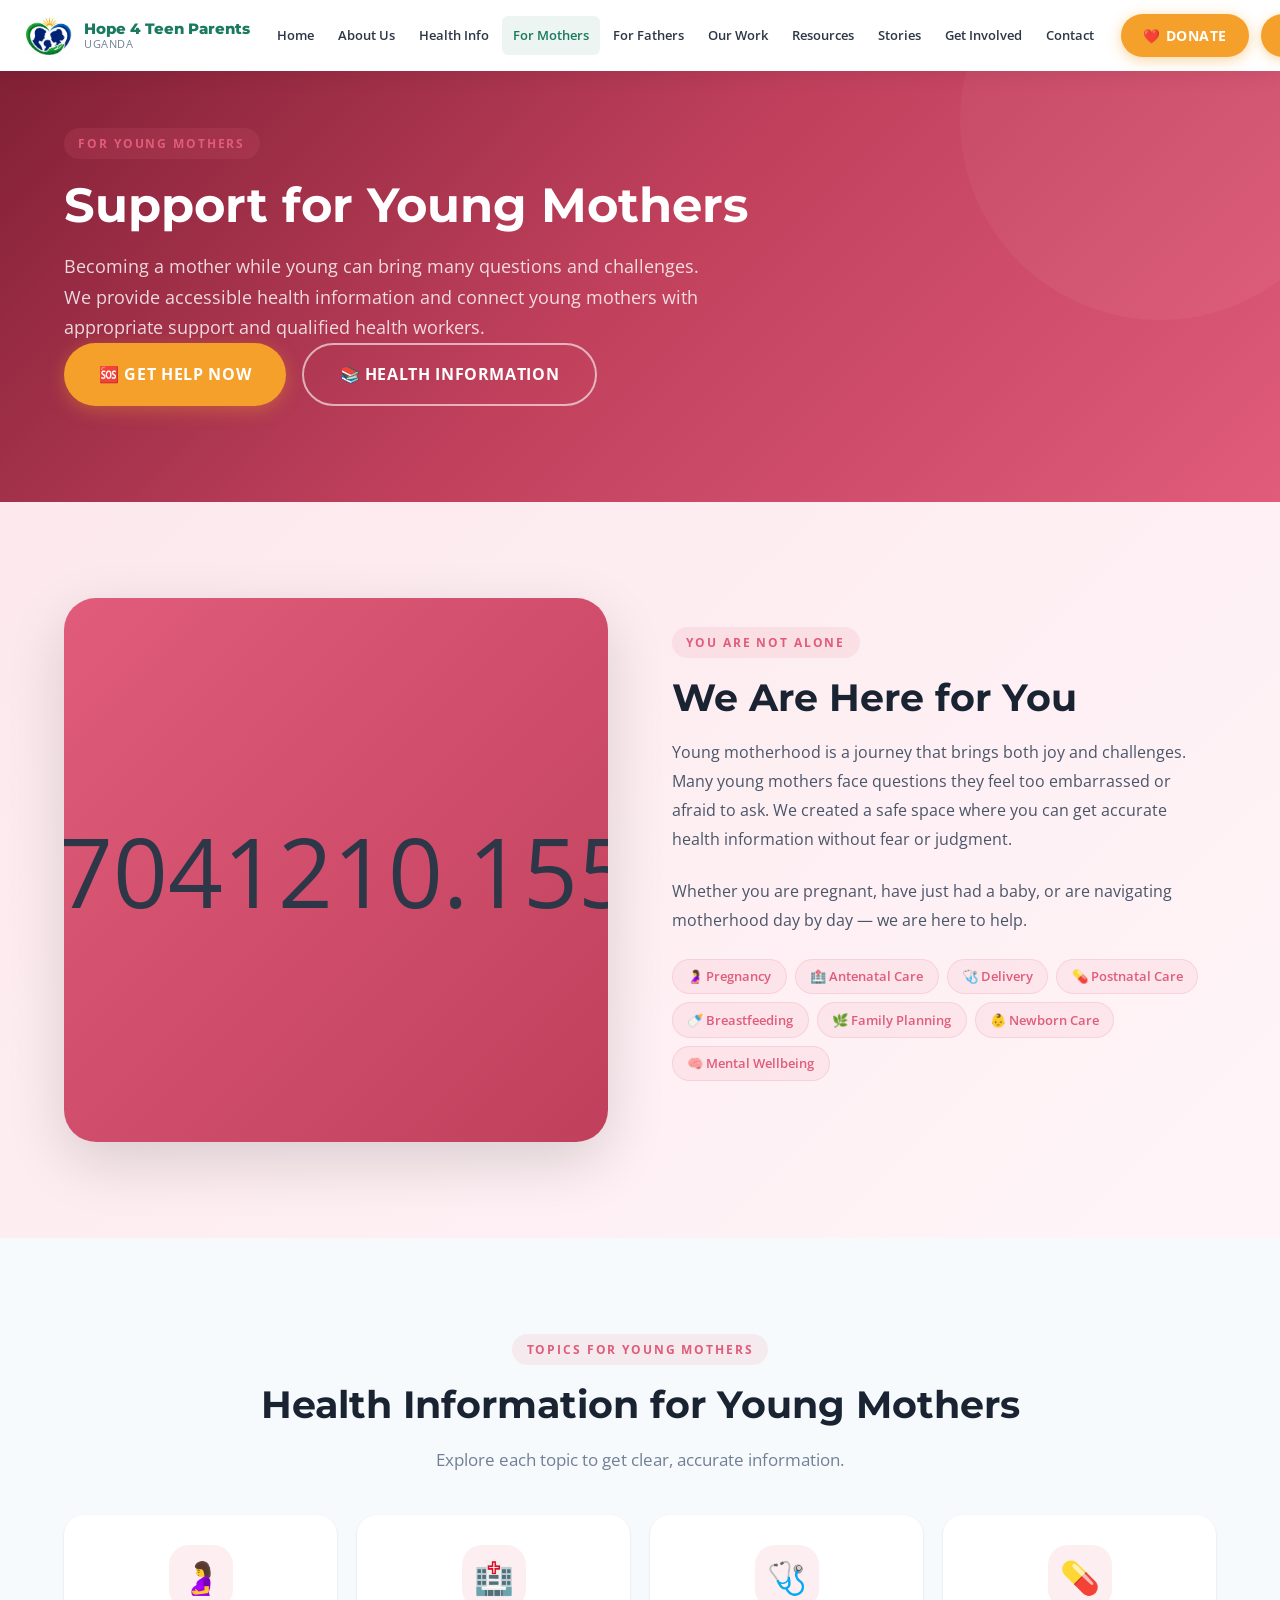
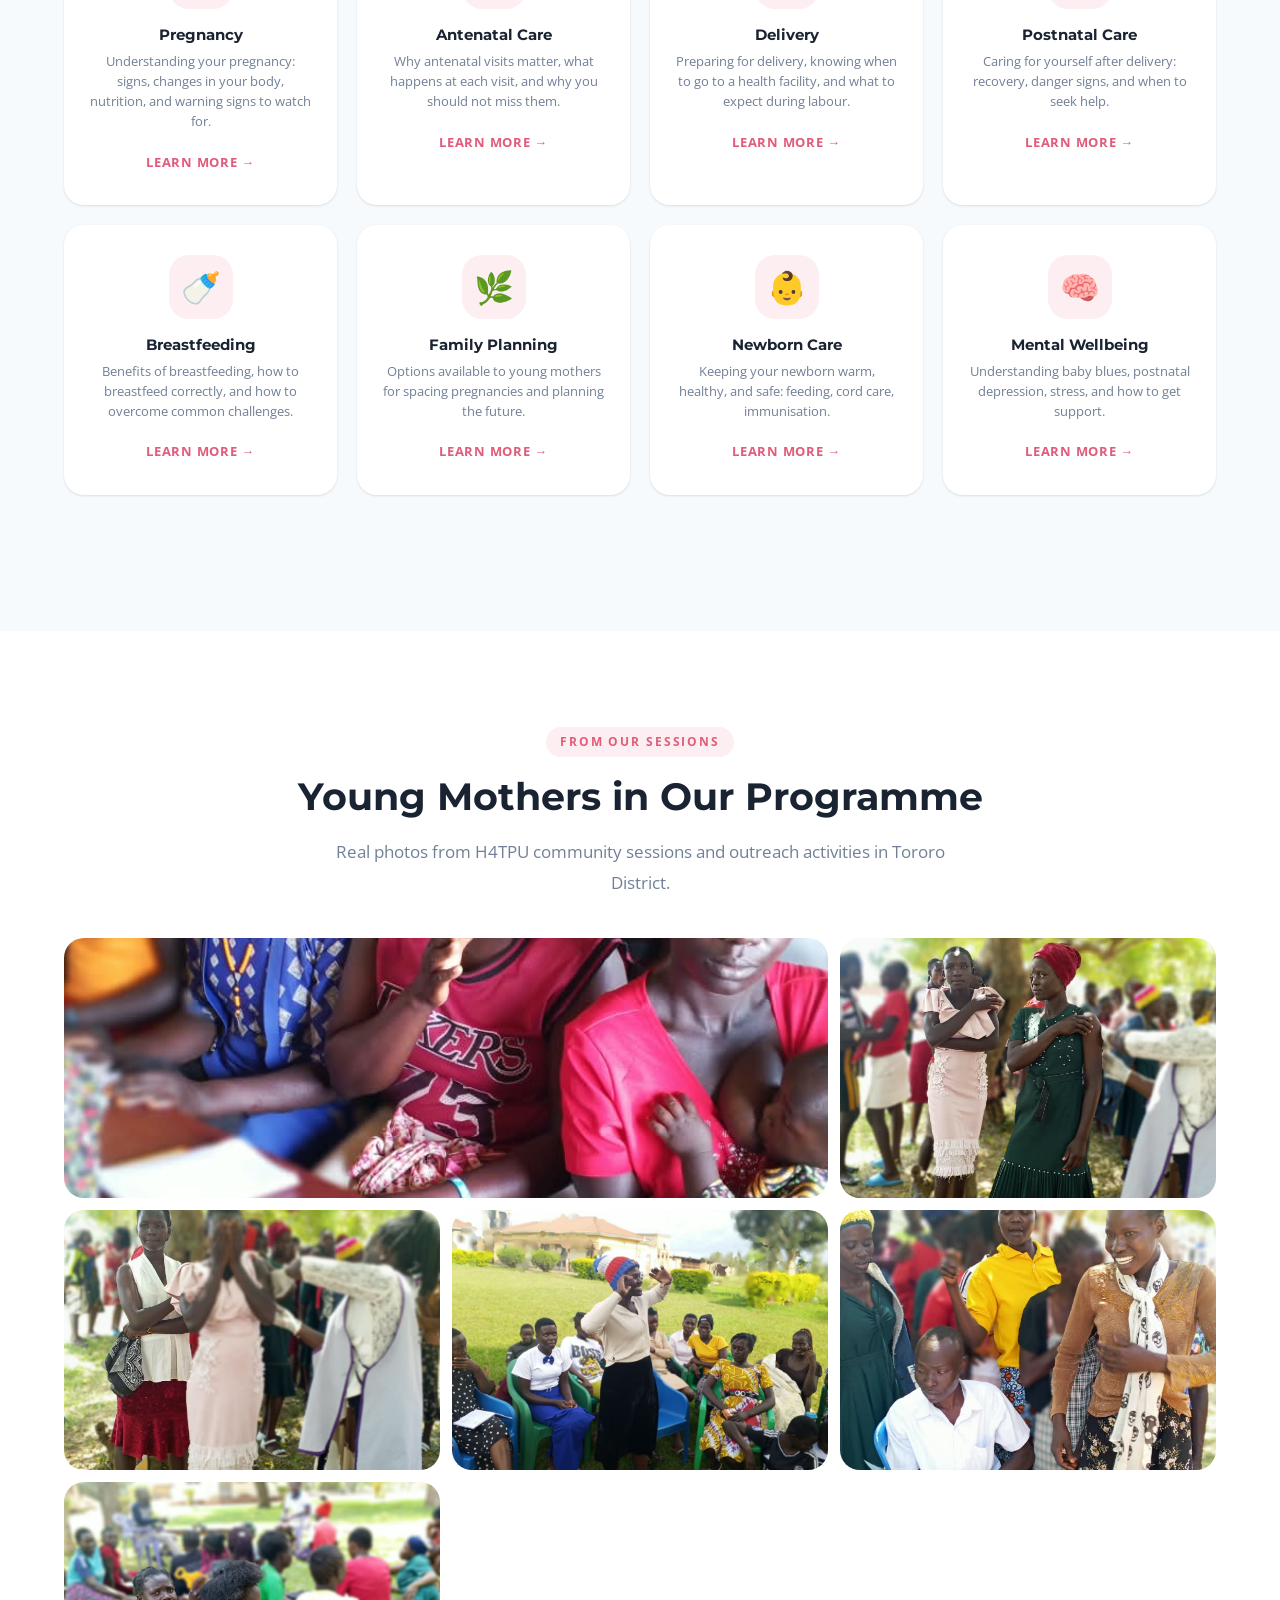
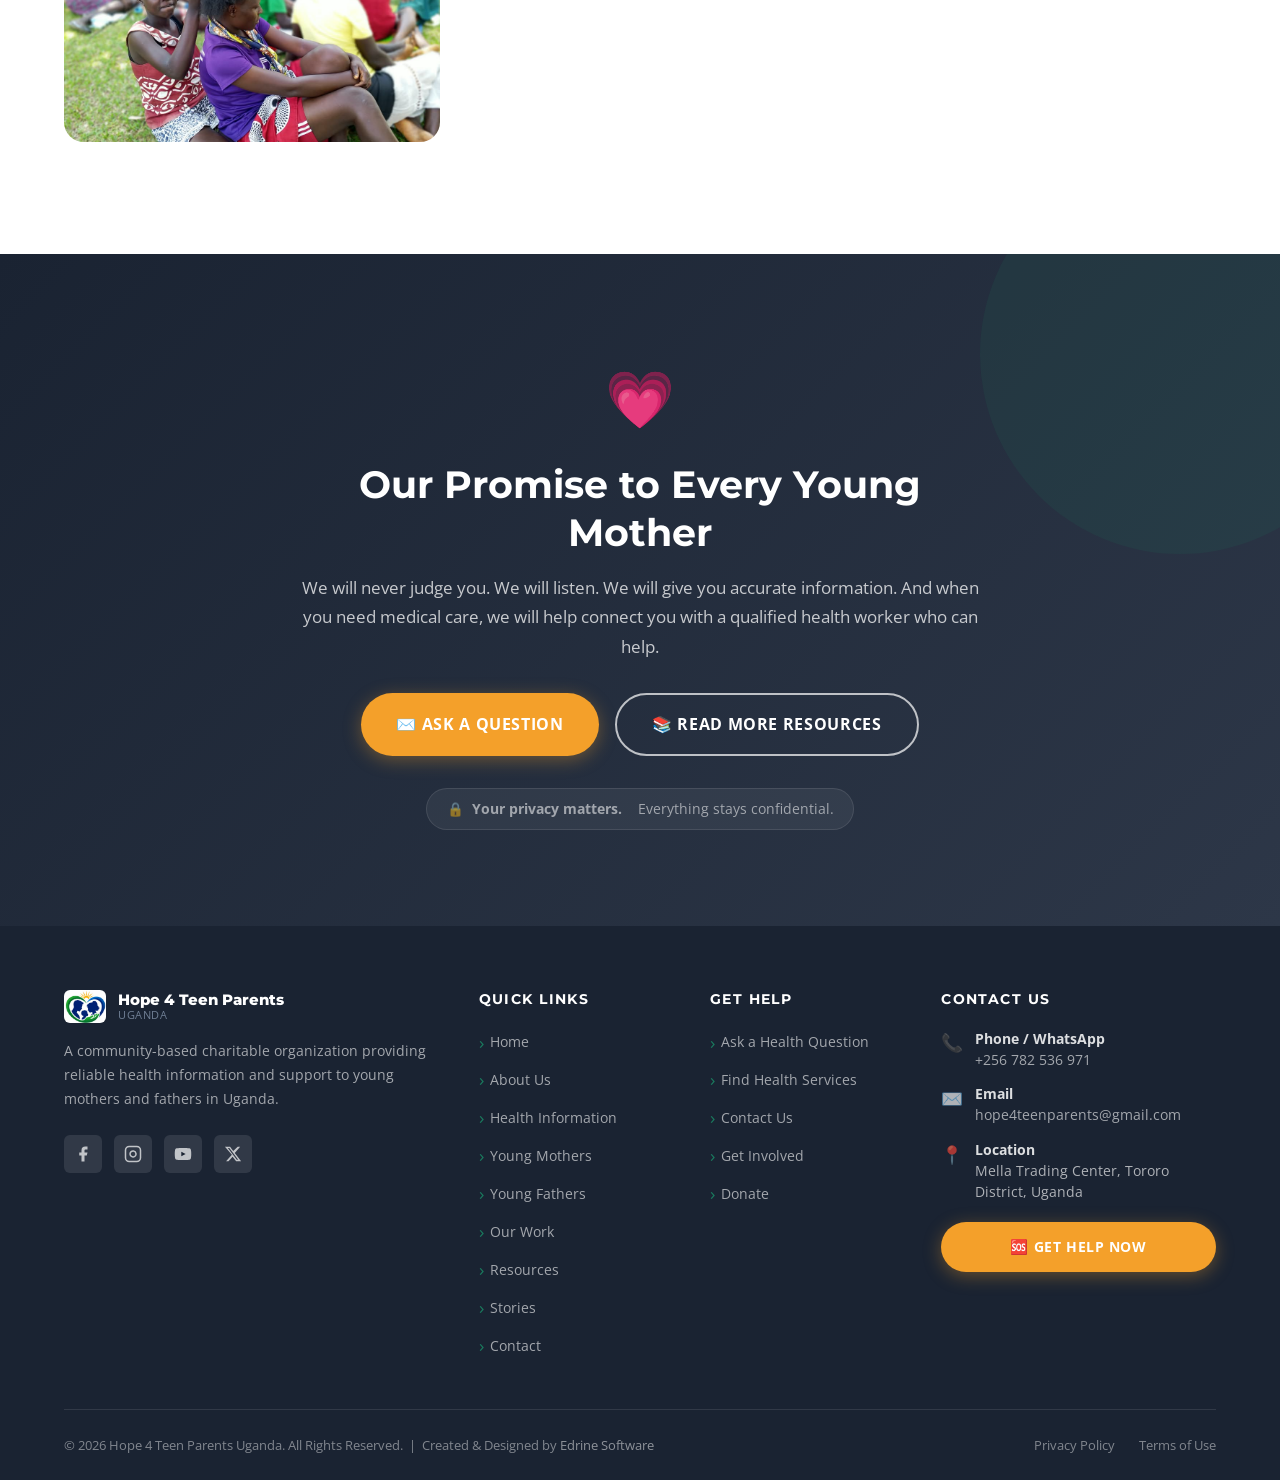
<file: young-mothers.html>
﻿<!DOCTYPE html>
<html lang="en">
<head>
  <meta charset="UTF-8" />
  <meta name="viewport" content="width=device-width, initial-scale=1.0" />
  <meta name="description" content="Health information and support for young mothers in Uganda — pregnancy, antenatal care, delivery, postnatal care, breastfeeding, family planning, newborn care and mental wellbeing." />
  <meta name="keywords" content="young mothers Uganda, teenage mothers health Uganda, antenatal care Uganda, postnatal care Uganda, breastfeeding Uganda, young mothers support Tororo District, pregnant teenager Uganda" />
  <meta name="author" content="Hope 4 Teen Parents Uganda" />
  <meta name="robots" content="index, follow" />
  <meta property="og:title" content="Support for Young Mothers | Hope 4 Teen Parents Uganda" />
  <meta property="og:description" content="Health information and support for young mothers in Uganda — pregnancy, antenatal care, delivery, postnatal care, breastfeeding, family planning and newborn care." />
  <meta property="og:type" content="website" />
  <meta property="og:url" content="https://hope4teenparentsug.org/young-mothers.html" />
  <meta property="og:image" content="https://hope4teenparentsug.org/w1.jpeg" />
  <link rel="canonical" href="https://hope4teenparentsug.org/young-mothers.html" />
  <title>Support for Young Mothers in Uganda | Hope 4 Teen Parents Uganda</title>
  <link rel="preconnect" href="https://fonts.googleapis.com" />
  <link rel="preconnect" href="https://fonts.gstatic.com" crossorigin />
  <link href="https://fonts.googleapis.com/css2?family=Montserrat:wght@600;700;800&family=Open+Sans:wght@400;500;600&display=swap" rel="stylesheet" />
  <link rel="icon" href="data:image/svg+xml,<svg xmlns='http://www.w3.org/2000/svg' viewBox='0 0 32 32'><rect width='32' height='32' rx='8' fill='%231a7a5e'/><text x='50%' y='55%' dominant-baseline='middle' text-anchor='middle' font-size='18'>💚</text></svg>" />
  <link rel="stylesheet" href="css/style.css" />
  <link rel="manifest" href="manifest.json" />
  <meta name="theme-color" content="#1a7a5e" />
  <meta name="mobile-web-app-capable" content="yes" />
  <meta name="apple-mobile-web-app-capable" content="yes" />
  <meta name="apple-mobile-web-app-status-bar-style" content="black-translucent" />
  <meta name="apple-mobile-web-app-title" content="H4TPU" />
  <link rel="apple-touch-icon" href="logo.png" />
</head>
<body>

  <header class="site-header" id="site-header" role="banner">
    <div class="header-inner">
      <a href="index.html" class="logo" aria-label="Hope 4 Teen Parents Uganda — Home">
        <div class="logo-icon logo-icon--img" aria-hidden="true"><img src="logo.png" alt="Hope 4 Teen Parents Uganda logo" /></div>
        <div class="logo-text"><span class="logo-name">Hope 4 Teen Parents</span><span class="logo-sub">Uganda</span></div>
      </a>
      <nav class="main-nav" role="navigation" aria-label="Main navigation">
        <ul class="nav-list">
          <li><a href="index.html">Home</a></li>
          <li><a href="about.html">About Us</a></li>
          <li><a href="health-information.html">Health Info</a></li>
          <li><a href="young-mothers.html" class="active" aria-current="page">For Mothers</a></li>
          <li><a href="young-fathers.html">For Fathers</a></li>
          <li><a href="our-work.html">Our Work</a></li>
          <li><a href="resources.html">Resources</a></li>
          <li><a href="stories.html">Stories</a></li>
          <li><a href="get-involved.html">Get Involved</a></li>
          <li><a href="contact.html">Contact</a></li>
        </ul>
      </nav>
      <div class="header-actions">
        <a href="get-involved.html#donate" class="btn btn-donate">❤️ DONATE</a>
        <a href="contact.html" class="btn btn-get-help">🆘 GET HELP</a>
        <button class="hamburger" id="hamburger" aria-label="Open navigation menu" aria-expanded="false" aria-controls="mobile-nav">
          <span></span><span></span><span></span>
        </button>
      </div>
    </div>
  </header>

  <nav class="mobile-nav" id="mobile-nav" aria-label="Mobile navigation">
    <ul class="mobile-nav-list">
      <li><a href="index.html">🏠 Home</a></li>
      <li><a href="about.html">ℹ️ About Us</a></li>
      <li><a href="health-information.html">🩺 Health Information</a></li>
      <li><a href="young-mothers.html">👩 For Young Mothers</a></li>
      <li><a href="young-fathers.html">👨 For Young Fathers</a></li>
      <li><a href="our-work.html">⚙️ Our Work</a></li>
      <li><a href="resources.html">📚 Resources</a></li>
      <li><a href="stories.html">📖 Stories</a></li>
      <li><a href="get-involved.html">🤝 Get Involved</a></li>
      <li><a href="contact.html">📞 Contact</a></li>
    </ul>
    <div class="mobile-nav-footer">
      <a href="contact.html" class="btn btn-primary btn-lg" style="justify-content:center;">🆘 GET HELP NOW</a>
      <a href="get-involved.html" class="btn btn-outline-primary btn-lg" style="justify-content:center;">Support Our Work</a>
    </div>
  </nav>

  <main>

    <!-- PAGE HERO — rose theme -->
    <section class="page-hero page-hero--rose" aria-labelledby="ym-heading">
      <div class="container">
        <div class="page-hero-content">
          <span class="section-label" style="color:var(--color-accent);background:rgba(224,92,122,0.15);">For Young Mothers</span>
          <h1 id="ym-heading">Support for Young Mothers</h1>
          <p>Becoming a mother while young can bring many questions and challenges. We provide accessible health information and connect young mothers with appropriate support and qualified health workers.</p>
          <div class="hero-buttons" style="justify-content:flex-start;">
            <a href="contact.html" class="btn btn-secondary btn-lg">🆘 Get Help Now</a>
            <a href="health-information.html" class="btn btn-outline-primary btn-lg" style="color:white;border-color:rgba(255,255,255,0.6);">📚 Health Information</a>
          </div>
        </div>
      </div>
    </section>

    <!-- INTRO -->
    <section class="young-parents mothers section-padding" aria-labelledby="ym-intro-heading">
      <div class="container">
        <div class="young-parents-grid">
          <div class="young-parents-image reveal" role="img" aria-label="Young mothers at a community health session">
41.210.15.17041210.155.170            <img src="w1.jpeg" alt="Young mothers attending a community health session in Tororo District" style="width:100%;height:100%;object-fit:cover;border-radius:var(--radius-xl);" />
          </div>
          <div class="young-parents-content reveal reveal-delay-2">
            <span class="section-label" style="color:var(--color-accent);background:rgba(224,92,122,0.1);">You Are Not Alone</span>
            <h2 id="ym-intro-heading">We Are Here for You</h2>
            <p>Young motherhood is a journey that brings both joy and challenges. Many young mothers face questions they feel too embarrassed or afraid to ask. We created a safe space where you can get accurate health information without fear or judgment.</p>
            <p>Whether you are pregnant, have just had a baby, or are navigating motherhood day by day — we are here to help.</p>
            <div class="topics-grid">
              <span class="topic-chip">🤰 Pregnancy</span>
              <span class="topic-chip">🏥 Antenatal Care</span>
              <span class="topic-chip">🩺 Delivery</span>
              <span class="topic-chip">💊 Postnatal Care</span>
              <span class="topic-chip">🍼 Breastfeeding</span>
              <span class="topic-chip">🌿 Family Planning</span>
              <span class="topic-chip">👶 Newborn Care</span>
              <span class="topic-chip">🧠 Mental Wellbeing</span>
            </div>
          </div>
        </div>
      </div>
    </section>

    <!-- TOPIC DETAIL CARDS -->
    <section class="section-padding" style="background:var(--color-bg-light);" aria-labelledby="ym-topics-heading">
      <div class="container text-center">
        <span class="section-label" style="color:var(--color-accent);background:rgba(224,92,122,0.1);">Topics for Young Mothers</span>
        <h2 id="ym-topics-heading" class="section-title">Health Information for Young Mothers</h2>
        <p class="section-subtitle">Explore each topic to get clear, accurate information.</p>

        <div class="health-grid">
          <article class="health-card reveal">
            <div class="health-card-icon" style="background:rgba(224,92,122,0.1);" aria-hidden="true">🤰</div>
            <h4>Pregnancy</h4>
            <p>Understanding your pregnancy: signs, changes in your body, nutrition, and warning signs to watch for.</p>
            <a href="resources.html" class="btn-link" style="color:var(--color-accent);">Learn More →</a>
          </article>
          <article class="health-card reveal reveal-delay-1">
            <div class="health-card-icon" style="background:rgba(224,92,122,0.1);" aria-hidden="true">🏥</div>
            <h4>Antenatal Care</h4>
            <p>Why antenatal visits matter, what happens at each visit, and why you should not miss them.</p>
            <a href="resources.html" class="btn-link" style="color:var(--color-accent);">Learn More →</a>
          </article>
          <article class="health-card reveal reveal-delay-2">
            <div class="health-card-icon" style="background:rgba(224,92,122,0.1);" aria-hidden="true">🩺</div>
            <h4>Delivery</h4>
            <p>Preparing for delivery, knowing when to go to a health facility, and what to expect during labour.</p>
            <a href="resources.html" class="btn-link" style="color:var(--color-accent);">Learn More →</a>
          </article>
          <article class="health-card reveal reveal-delay-3">
            <div class="health-card-icon" style="background:rgba(224,92,122,0.1);" aria-hidden="true">💊</div>
            <h4>Postnatal Care</h4>
            <p>Caring for yourself after delivery: recovery, danger signs, and when to seek help.</p>
            <a href="resources.html" class="btn-link" style="color:var(--color-accent);">Learn More →</a>
          </article>
          <article class="health-card reveal">
            <div class="health-card-icon" style="background:rgba(224,92,122,0.1);" aria-hidden="true">🍼</div>
            <h4>Breastfeeding</h4>
            <p>Benefits of breastfeeding, how to breastfeed correctly, and how to overcome common challenges.</p>
            <a href="resources.html" class="btn-link" style="color:var(--color-accent);">Learn More →</a>
          </article>
          <article class="health-card reveal reveal-delay-1">
            <div class="health-card-icon" style="background:rgba(224,92,122,0.1);" aria-hidden="true">🌿</div>
            <h4>Family Planning</h4>
            <p>Options available to young mothers for spacing pregnancies and planning the future.</p>
            <a href="resources.html" class="btn-link" style="color:var(--color-accent);">Learn More →</a>
          </article>
          <article class="health-card reveal reveal-delay-2">
            <div class="health-card-icon" style="background:rgba(224,92,122,0.1);" aria-hidden="true">👶</div>
            <h4>Newborn Care</h4>
            <p>Keeping your newborn warm, healthy, and safe: feeding, cord care, immunisation.</p>
            <a href="resources.html" class="btn-link" style="color:var(--color-accent);">Learn More →</a>
          </article>
          <article class="health-card reveal reveal-delay-3">
            <div class="health-card-icon" style="background:rgba(224,92,122,0.1);" aria-hidden="true">🧠</div>
            <h4>Mental Wellbeing</h4>
            <p>Understanding baby blues, postnatal depression, stress, and how to get support.</p>
            <a href="resources.html" class="btn-link" style="color:var(--color-accent);">Learn More →</a>
          </article>
        </div>
      </div>
    </section>

    <!-- MOTHERS PHOTO GALLERY -->
    <section class="section-padding" style="background:var(--color-white);" aria-labelledby="ym-gallery-heading">
      <div class="container text-center">
        <span class="section-label" style="color:var(--color-accent);background:rgba(224,92,122,0.1);">From Our Sessions</span>
        <h2 id="ym-gallery-heading" class="section-title">Young Mothers in Our Programme</h2>
        <p class="section-subtitle">Real photos from H4TPU community sessions and outreach activities in Tororo District.</p>
        <div class="photo-gallery">
          <div class="gallery-item gallery-wide reveal">
            <img src="w20.jpeg" alt="Young mothers attending a health education session indoors" />
            <div class="gallery-caption">Indoor health education session for young mothers</div>
          </div>
          <div class="gallery-item reveal reveal-delay-1">
            <img src="w11.jpeg" alt="Young women waiting to access health services" />
            <div class="gallery-caption">Young women accessing health services</div>
          </div>
          <div class="gallery-item reveal reveal-delay-2">
            <img src="w12.jpeg" alt="Young mothers at a health outreach station" />
            <div class="gallery-caption">Health outreach for young mothers</div>
          </div>
          <div class="gallery-item reveal">
            <img src="w30.jpeg" alt="Community facilitator leading a session for young mothers outdoors" />
            <div class="gallery-caption">Community session facilitation</div>
          </div>
          <div class="gallery-item reveal reveal-delay-1">
            <img src="w3.jpeg" alt="Health worker registering young mothers at an outreach session" />
            <div class="gallery-caption">Registration at community outreach</div>
          </div>
          <div class="gallery-item reveal reveal-delay-2">
            <img src="w4.jpeg" alt="Young parents gathered at an outdoor community session" />
            <div class="gallery-caption">Outdoor community session</div>
          </div>
        </div>
      </div>
    </section>

    <!-- PROMISE TO YOUNG MOTHERS -->
    <section class="confidential section-padding" aria-labelledby="ym-promise-heading">
      <div class="container">
        <div class="confidential-inner">
          <span class="confidential-icon" aria-hidden="true">💗</span>
          <h2 id="ym-promise-heading">Our Promise to Every Young Mother</h2>
          <p>We will never judge you. We will listen. We will give you accurate information. And when you need medical care, we will help connect you with a qualified health worker who can help.</p>
          <div class="confidential-buttons">
            <a href="contact.html" class="btn btn-secondary btn-lg">✉️ Ask a Question</a>
            <a href="resources.html" class="btn btn-outline btn-lg">📚 Read More Resources</a>
          </div>
          <div class="privacy-note">🔒 <strong>Your privacy matters.</strong>&nbsp; Everything stays confidential.</div>
        </div>
      </div>
    </section>

  </main>

  <footer class="site-footer" role="contentinfo">
    <div class="container">
      <div class="footer-top">
        <div class="footer-brand">
          <a href="index.html" class="logo"><div class="logo-icon logo-icon--img" aria-hidden="true"><img src="logo.png" alt="Hope 4 Teen Parents Uganda logo" /></div><div class="logo-text"><span class="logo-name">Hope 4 Teen Parents</span><span class="logo-sub">Uganda</span></div></a>
          <p>A community-based charitable organization providing reliable health information and support to young mothers and fathers in Uganda.</p>
          <div class="footer-social">
            <a href="https://www.facebook.com/HopeTeenparentsuganda" class="social-link" aria-label="Facebook" target="_blank" rel="noopener noreferrer"><svg width="18" height="18" viewBox="0 0 24 24" fill="currentColor"><path d="M18 2h-3a5 5 0 0 0-5 5v3H7v4h3v8h4v-8h3l1-4h-4V7a1 1 0 0 1 1-1h3z"/></svg></a>
            <a href="https://www.instagram.com/hope4teenparentsuganda" class="social-link" aria-label="Instagram" target="_blank" rel="noopener noreferrer"><svg width="18" height="18" viewBox="0 0 24 24" fill="none" stroke="currentColor" stroke-width="2"><rect x="2" y="2" width="20" height="20" rx="5"/><path d="M16 11.37A4 4 0 1 1 12.63 8 4 4 0 0 1 16 11.37z"/><line x1="17.5" y1="6.5" x2="17.51" y2="6.5"/></svg></a>
            <a href="https://youtube.com/@hope4teenparentsuganda?si=vQItVOc5aU5wI0wI" class="social-link" aria-label="YouTube" target="_blank" rel="noopener noreferrer"><svg width="18" height="18" viewBox="0 0 24 24" fill="currentColor"><path d="M22.54 6.42a2.78 2.78 0 0 0-1.95-1.96C18.88 4 12 4 12 4s-6.88 0-8.59.46a2.78 2.78 0 0 0-1.95 1.96A29 29 0 0 0 1 12a29 29 0 0 0 .46 5.58A2.78 2.78 0 0 0 3.41 19.54C5.12 20 12 20 12 20s6.88 0 8.59-.46a2.78 2.78 0 0 0 1.95-1.96A29 29 0 0 0 23 12a29 29 0 0 0-.46-5.58z"/><polygon fill="#1a2332" points="9.75,15.02 15.5,12 9.75,8.98"/></svg></a>
            <a href="https://twitter.com/hope4teenpatent" class="social-link" aria-label="Twitter / X" target="_blank" rel="noopener noreferrer"><svg width="18" height="18" viewBox="0 0 24 24" fill="currentColor"><path d="M18.244 2.25h3.308l-7.227 8.26 8.502 11.24H16.17l-4.714-6.231-5.401 6.231H2.747l7.73-8.835L1.254 2.25H8.08l4.261 5.632 5.903-5.632zm-1.161 17.52h1.833L7.084 4.126H5.117z"/></svg></a>
          </div>
        </div>
        <div class="footer-col"><h4>Quick Links</h4><ul class="footer-links"><li><a href="index.html">Home</a></li><li><a href="about.html">About Us</a></li><li><a href="health-information.html">Health Information</a></li><li><a href="young-mothers.html">Young Mothers</a></li><li><a href="young-fathers.html">Young Fathers</a></li><li><a href="our-work.html">Our Work</a></li><li><a href="resources.html">Resources</a></li><li><a href="stories.html">Stories</a></li><li><a href="contact.html">Contact</a></li></ul></div>
        <div class="footer-col"><h4>Get Help</h4><ul class="footer-links"><li><a href="contact.html">Ask a Health Question</a></li><li><a href="contact.html">Find Health Services</a></li><li><a href="contact.html">Contact Us</a></li><li><a href="get-involved.html">Get Involved</a></li><li><a href="get-involved.html">Donate</a></li></ul></div>
        <div class="footer-col"><h4>Contact Us</h4>
          <div class="footer-contact-item"><span class="icon">📞</span><span><strong style="color:rgba(255,255,255,0.85);">Phone / WhatsApp</strong><br><a href="tel:+256782536971" style="color:rgba(255,255,255,0.6);">+256 782 536 971</a></span></div>
          <div class="footer-contact-item"><span class="icon">✉️</span><span><strong style="color:rgba(255,255,255,0.85);">Email</strong><br><a href="mailto:hope4teenparents@gmail.com" style="color:rgba(255,255,255,0.6);">hope4teenparents@gmail.com</a></span></div>
          <div class="footer-contact-item"><span class="icon">📍</span><span><strong style="color:rgba(255,255,255,0.85);">Location</strong><br>Mella Trading Center, Tororo District, Uganda</span></div>
          <div style="margin-top:1.25rem;"><a href="contact.html" class="btn btn-secondary" style="width:100%;justify-content:center;">🆘 GET HELP NOW</a></div>
        </div>
      </div>
      <div class="footer-bottom">
        <div class="footer-bottom-left">&copy; 2026 Hope 4 Teen Parents Uganda. All Rights Reserved. &nbsp;|&nbsp; Created &amp; Designed by <a href="https://edrine2003.github.io/edrine-software/" target="_blank" rel="noopener noreferrer" style="color:rgba(255,255,255,0.5);transition:color 0.2s;">Edrine Software</a></div>
        <div class="footer-bottom-right"><a href="#">Privacy Policy</a><a href="#">Terms of Use</a></div>
      </div>
    </div>
  </footer>

  <script src="js/main.js"></script>
  <script>
    if ('serviceWorker' in navigator) {
      window.addEventListener('load', () => {
        navigator.serviceWorker.register('/help4teen/service-worker.js')
          .then(reg => console.log('SW registered'))
          .catch(err => console.log('SW error', err));
      });
    }
  </script>
</body>
</html>
</file>
<file: css/style.css>
/* =========================================================
   HOPE FOR YOUNG PARENTS UGANDA — Main Stylesheet
   ========================================================= */

/* --- CSS Custom Properties --- */
:root {
  /* Brand Colors */
  --color-primary: #1a7a5e;        /* Deep teal-green — trust, health */
  --color-primary-dark: #135c47;
  --color-primary-light: #2da67e;
  --color-secondary: #f4a02a;      /* Warm amber — warmth, hope */
  --color-secondary-dark: #d4881a;
  --color-accent: #e05c7a;         /* Soft rose — youth, care */
  --color-accent-light: #fce8ed;

  /* Neutrals */
  --color-dark: #1a2332;
  --color-dark-2: #2d3748;
  --color-mid: #4a5568;
  --color-light: #718096;
  --color-border: #e2e8f0;
  --color-bg-light: #f7fafc;
  --color-bg-cream: #fefaf5;
  --color-white: #ffffff;

  /* Typography */
  --font-heading: 'Montserrat', 'Segoe UI', sans-serif;
  --font-body: 'Open Sans', 'Segoe UI', sans-serif;

  /* Spacing */
  --space-xs: 0.5rem;
  --space-sm: 1rem;
  --space-md: 1.5rem;
  --space-lg: 2.5rem;
  --space-xl: 4rem;
  --space-2xl: 6rem;

  /* Border Radius */
  --radius-sm: 6px;
  --radius-md: 12px;
  --radius-lg: 20px;
  --radius-xl: 32px;
  --radius-full: 9999px;

  /* Shadows */
  --shadow-sm: 0 1px 3px rgba(0,0,0,0.08), 0 1px 2px rgba(0,0,0,0.04);
  --shadow-md: 0 4px 16px rgba(0,0,0,0.10), 0 2px 6px rgba(0,0,0,0.06);
  --shadow-lg: 0 10px 40px rgba(0,0,0,0.12), 0 4px 12px rgba(0,0,0,0.08);
  --shadow-xl: 0 20px 60px rgba(0,0,0,0.14);

  /* Transitions */
  --transition-fast: 0.18s ease;
  --transition-base: 0.28s ease;
  --transition-slow: 0.45s ease;
}

/* --- Reset & Base --- */
*, *::before, *::after {
  box-sizing: border-box;
  margin: 0;
  padding: 0;
}

html {
  scroll-behavior: smooth;
  font-size: 16px;
}

body {
  font-family: var(--font-body);
  color: var(--color-dark-2);
  background: var(--color-white);
  line-height: 1.7;
  overflow-x: hidden;
}

img {
  max-width: 100%;
  height: auto;
  display: block;
}

a {
  color: inherit;
  text-decoration: none;
  transition: color var(--transition-fast);
}

ul {
  list-style: none;
}

button {
  cursor: pointer;
  font-family: var(--font-body);
  border: none;
  outline: none;
}

/* --- Typography --- */
h1, h2, h3, h4, h5 {
  font-family: var(--font-heading);
  line-height: 1.25;
  font-weight: 700;
  color: var(--color-dark);
}

h1 { font-size: clamp(2rem, 5vw, 3.5rem); }
h2 { font-size: clamp(1.6rem, 3.5vw, 2.4rem); }
h3 { font-size: clamp(1.2rem, 2.5vw, 1.6rem); }
h4 { font-size: 1.15rem; }

p { color: var(--color-mid); line-height: 1.8; }

/* --- Utility Classes --- */
.container {
  max-width: 1200px;
  margin: 0 auto;
  padding: 0 1.5rem;
}

.section-padding {
  padding: var(--space-2xl) 0;
}

.section-padding-sm {
  padding: var(--space-xl) 0;
}

.text-center { text-align: center; }
.text-white { color: var(--color-white) !important; }
.text-primary { color: var(--color-primary); }
.text-secondary { color: var(--color-secondary); }

.section-label {
  display: inline-block;
  font-size: 0.78rem;
  font-weight: 700;
  letter-spacing: 0.15em;
  text-transform: uppercase;
  color: var(--color-primary);
  background: rgba(26, 122, 94, 0.1);
  padding: 0.3rem 0.9rem;
  border-radius: var(--radius-full);
  margin-bottom: 1rem;
}

.section-label.light {
  color: var(--color-secondary);
  background: rgba(244, 160, 42, 0.15);
}

.section-title {
  margin-bottom: 1rem;
}

.section-subtitle {
  font-size: 1.05rem;
  color: var(--color-light);
  max-width: 620px;
  margin: 0 auto 2.5rem;
}

/* --- Buttons --- */
.btn {
  display: inline-flex;
  align-items: center;
  gap: 0.5rem;
  padding: 0.78rem 1.8rem;
  border-radius: var(--radius-full);
  font-weight: 700;
  font-size: 0.9rem;
  letter-spacing: 0.04em;
  transition: all var(--transition-base);
  text-transform: uppercase;
  white-space: nowrap;
}

.btn-primary {
  background: var(--color-primary);
  color: var(--color-white);
  box-shadow: 0 4px 18px rgba(26, 122, 94, 0.35);
}

.btn-primary:hover {
  background: var(--color-primary-dark);
  box-shadow: 0 6px 24px rgba(26, 122, 94, 0.45);
  transform: translateY(-2px);
}

.btn-secondary {
  background: var(--color-secondary);
  color: var(--color-white);
  box-shadow: 0 4px 18px rgba(244, 160, 42, 0.35);
}

.btn-secondary:hover {
  background: var(--color-secondary-dark);
  transform: translateY(-2px);
}

.btn-outline {
  background: transparent;
  color: var(--color-white);
  border: 2px solid rgba(255,255,255,0.7);
}

.btn-outline:hover {
  background: rgba(255,255,255,0.12);
  border-color: var(--color-white);
}

.btn-outline-primary {
  background: transparent;
  color: var(--color-primary);
  border: 2px solid var(--color-primary);
}

.btn-outline-primary:hover {
  background: var(--color-primary);
  color: var(--color-white);
}

.btn-white {
  background: var(--color-white);
  color: var(--color-primary);
  box-shadow: var(--shadow-md);
}

.btn-white:hover {
  background: var(--color-bg-light);
  transform: translateY(-2px);
  box-shadow: var(--shadow-lg);
}

.btn-lg {
  padding: 1rem 2.2rem;
  font-size: 1rem;
}

.btn-get-help {
  background: var(--color-secondary);
  color: var(--color-white);
  padding: 0.6rem 1.4rem;
  font-size: 0.85rem;
  box-shadow: 0 3px 12px rgba(244, 160, 42, 0.4);
}

.btn-get-help:hover {
  background: var(--color-secondary-dark);
  transform: translateY(-2px);
}

/* =========================================================
   HEADER
   ========================================================= */
.site-header {
  position: fixed;
  top: 0;
  left: 0;
  right: 0;
  z-index: 1000;
  background: var(--color-white);
  box-shadow: 0 2px 20px rgba(0,0,0,0.08);
  transition: all var(--transition-base);
}

.site-header.scrolled {
  box-shadow: 0 4px 30px rgba(0,0,0,0.12);
}

.header-inner {
  display: flex;
  align-items: center;
  justify-content: space-between;
  padding: 0.9rem 1.5rem;
  max-width: 1300px;
  margin: 0 auto;
  gap: 1rem;
}

/* Logo */
.logo {
  display: flex;
  align-items: center;
  gap: 0.75rem;
  flex-shrink: 0;
  text-decoration: none;
}

.logo-icon {
  width: 46px;
  height: 46px;
  background: var(--color-primary);
  border-radius: 12px;
  display: flex;
  align-items: center;
  justify-content: center;
  flex-shrink: 0;
}

.logo-icon svg {
  width: 28px;
  height: 28px;
  fill: white;
}

.logo-text {
  display: flex;
  flex-direction: column;
  line-height: 1.2;
}

.logo-name {
  font-family: var(--font-heading);
  font-weight: 800;
  font-size: 0.95rem;
  color: var(--color-primary);
  line-height: 1.1;
}

.logo-sub {
  font-size: 0.68rem;
  color: var(--color-light);
  letter-spacing: 0.05em;
  text-transform: uppercase;
}

/* Navigation */
.main-nav {
  display: flex;
  align-items: center;
  gap: 0.1rem;
}

.nav-list {
  display: flex;
  align-items: center;
  gap: 0.1rem;
  flex-wrap: nowrap;
}

.nav-list li a {
  display: block;
  padding: 0.5rem 0.7rem;
  font-size: 0.82rem;
  font-weight: 600;
  color: var(--color-dark-2);
  border-radius: var(--radius-sm);
  transition: all var(--transition-fast);
  white-space: nowrap;
}

.nav-list li a:hover,
.nav-list li a.active {
  color: var(--color-primary);
  background: rgba(26, 122, 94, 0.08);
}

.header-actions {
  display: flex;
  align-items: center;
  gap: 0.75rem;
  flex-shrink: 0;
}

/* Hamburger */
.hamburger {
  display: none;
  flex-direction: column;
  justify-content: center;
  align-items: center;
  width: 40px;
  height: 40px;
  background: none;
  border: none;
  cursor: pointer;
  gap: 5px;
  padding: 4px;
  border-radius: var(--radius-sm);
  transition: background var(--transition-fast);
}

.hamburger:hover { background: var(--color-bg-light); }

.hamburger span {
  display: block;
  width: 22px;
  height: 2px;
  background: var(--color-dark-2);
  border-radius: 2px;
  transition: all var(--transition-base);
}

.hamburger.open span:nth-child(1) { transform: translateY(7px) rotate(45deg); }
.hamburger.open span:nth-child(2) { opacity: 0; transform: scaleX(0); }
.hamburger.open span:nth-child(3) { transform: translateY(-7px) rotate(-45deg); }

/* Mobile nav */
.mobile-nav {
  display: none;
  position: fixed;
  top: 0;
  left: 0;
  right: 0;
  bottom: 0;
  background: var(--color-white);
  z-index: 999;
  padding: 5rem 2rem 2rem;
  overflow-y: auto;
  transform: translateX(100%);
  transition: transform var(--transition-base);
}

.mobile-nav.open {
  display: block;
  transform: translateX(0);
}

.mobile-nav-list {
  display: flex;
  flex-direction: column;
  gap: 0.25rem;
}

.mobile-nav-list li a {
  display: block;
  padding: 0.9rem 1rem;
  font-size: 1.05rem;
  font-weight: 600;
  color: var(--color-dark-2);
  border-radius: var(--radius-md);
  border-bottom: 1px solid var(--color-border);
  transition: all var(--transition-fast);
}

.mobile-nav-list li a:hover {
  color: var(--color-primary);
  background: rgba(26, 122, 94, 0.06);
}

.mobile-nav-footer {
  margin-top: 2rem;
  display: flex;
  gap: 1rem;
  flex-direction: column;
}

/* =========================================================
   HERO SECTION
   ========================================================= */
.hero {
  position: relative;
  min-height: 100vh;
  display: flex;
  align-items: center;
  padding: 8rem 0 5rem;
  overflow: hidden;
  background: linear-gradient(135deg, #0d4f3c 0%, #1a7a5e 40%, #2da67e 100%);
}

.hero::before {
  content: '';
  position: absolute;
  inset: 0;
  background: url('data:image/svg+xml,<svg xmlns="http://www.w3.org/2000/svg" viewBox="0 0 1000 600"><circle cx="800" cy="100" r="300" fill="rgba(255,255,255,0.03)"/><circle cx="200" cy="500" r="200" fill="rgba(255,255,255,0.03)"/></svg>') center/cover no-repeat;
  pointer-events: none;
}

.hero-bg-shapes {
  position: absolute;
  inset: 0;
  overflow: hidden;
  pointer-events: none;
}

.hero-shape {
  position: absolute;
  border-radius: 50%;
  opacity: 0.06;
  background: white;
  animation: floatShape 8s ease-in-out infinite;
}

.hero-shape-1 { width: 400px; height: 400px; top: -100px; right: -100px; animation-delay: 0s; }
.hero-shape-2 { width: 250px; height: 250px; bottom: -50px; left: -50px; animation-delay: 2s; }
.hero-shape-3 { width: 150px; height: 150px; top: 40%; right: 15%; animation-delay: 4s; }

@keyframes floatShape {
  0%, 100% { transform: translateY(0) rotate(0deg); }
  50% { transform: translateY(-20px) rotate(5deg); }
}

.hero-container {
  position: relative;
  z-index: 2;
  display: grid;
  grid-template-columns: 1fr 1fr;
  gap: 3rem;
  align-items: center;
  max-width: 1200px;
  margin: 0 auto;
  padding: 0 1.5rem;
}

.hero-content { max-width: 580px; }

.hero-badge {
  display: inline-flex;
  align-items: center;
  gap: 0.5rem;
  background: rgba(255,255,255,0.12);
  border: 1px solid rgba(255,255,255,0.25);
  color: rgba(255,255,255,0.95);
  padding: 0.45rem 1.1rem;
  border-radius: var(--radius-full);
  font-size: 0.8rem;
  font-weight: 600;
  letter-spacing: 0.05em;
  margin-bottom: 1.5rem;
  backdrop-filter: blur(8px);
}

.hero-badge span.dot {
  width: 7px;
  height: 7px;
  background: var(--color-secondary);
  border-radius: 50%;
  animation: pulse 2s ease-in-out infinite;
}

@keyframes pulse {
  0%, 100% { transform: scale(1); opacity: 1; }
  50% { transform: scale(1.4); opacity: 0.7; }
}

.hero-title {
  color: var(--color-white);
  margin-bottom: 1.25rem;
  font-size: clamp(2.2rem, 4.5vw, 3.4rem);
  line-height: 1.15;
}

.hero-title .highlight {
  color: var(--color-secondary);
  display: block;
}

.hero-text {
  color: rgba(255,255,255,0.85);
  font-size: 1.08rem;
  line-height: 1.75;
  margin-bottom: 2rem;
}

.hero-buttons {
  display: flex;
  gap: 1rem;
  flex-wrap: wrap;
  margin-bottom: 2rem;
}

.hero-trust {
  display: inline-flex;
  align-items: center;
  gap: 0.5rem;
  color: rgba(255,255,255,0.75);
  font-size: 0.85rem;
  font-weight: 600;
  letter-spacing: 0.08em;
}

.hero-trust .divider {
  color: var(--color-secondary);
  font-size: 1rem;
}

/* Hero Image */
.hero-visual {
  position: relative;
  display: flex;
  justify-content: center;
  align-items: center;
}

.hero-image-frame {
  position: relative;
  border-radius: var(--radius-xl);
  overflow: hidden;
  box-shadow: var(--shadow-xl);
  max-width: 480px;
  width: 100%;
  aspect-ratio: 4/5;
  background: linear-gradient(160deg, #1a9870 0%, #0d5c42 100%);
}

.hero-image-placeholder {
  width: 100%;
  height: 100%;
  display: flex;
  flex-direction: column;
  align-items: center;
  justify-content: center;
  gap: 1rem;
  color: rgba(255,255,255,0.7);
  font-size: 0.9rem;
  text-align: center;
  padding: 2rem;
}

.hero-image-placeholder .icon-large {
  font-size: 5rem;
  opacity: 0.6;
}

.hero-stats-bar {
  position: absolute;
  bottom: -1.5rem;
  left: 50%;
  transform: translateX(-50%);
  background: var(--color-white);
  border-radius: var(--radius-lg);
  padding: 1rem 1.5rem;
  display: flex;
  gap: 1.5rem;
  box-shadow: var(--shadow-lg);
  white-space: nowrap;
}

.hero-stat {
  text-align: center;
}

.hero-stat-num {
  display: block;
  font-family: var(--font-heading);
  font-weight: 800;
  font-size: 1.3rem;
  color: var(--color-primary);
  line-height: 1;
}

.hero-stat-label {
  font-size: 0.68rem;
  color: var(--color-light);
  text-transform: uppercase;
  letter-spacing: 0.05em;
}

/* =========================================================
   QUICK HELP SECTION
   ========================================================= */
.quick-help {
  padding: var(--space-xl) 0;
  background: var(--color-white);
  margin-top: 2rem;
}

.quick-help-grid {
  display: grid;
  grid-template-columns: repeat(4, 1fr);
  gap: 1.25rem;
}

.quick-card {
  background: var(--color-white);
  border: 2px solid var(--color-border);
  border-radius: var(--radius-lg);
  padding: 1.75rem 1.5rem;
  text-align: center;
  transition: all var(--transition-base);
  cursor: pointer;
  text-decoration: none;
  display: block;
  position: relative;
  overflow: hidden;
}

.quick-card::before {
  content: '';
  position: absolute;
  bottom: 0;
  left: 0;
  right: 0;
  height: 4px;
  background: var(--color-primary);
  transform: scaleX(0);
  transition: transform var(--transition-base);
}

.quick-card:hover {
  border-color: var(--color-primary);
  box-shadow: var(--shadow-lg);
  transform: translateY(-6px);
}

.quick-card:hover::before { transform: scaleX(1); }

.quick-card-icon {
  font-size: 2.8rem;
  margin-bottom: 1rem;
  display: block;
  transition: transform var(--transition-base);
}

.quick-card:hover .quick-card-icon { transform: scale(1.1); }

.quick-card-title {
  font-family: var(--font-heading);
  font-weight: 700;
  font-size: 1rem;
  color: var(--color-dark);
  margin-bottom: 0.5rem;
}

.quick-card-text {
  font-size: 0.85rem;
  color: var(--color-light);
  line-height: 1.55;
}

.quick-card.accent-rose:hover { border-color: var(--color-accent); }
.quick-card.accent-rose::before { background: var(--color-accent); }
.quick-card.accent-amber:hover { border-color: var(--color-secondary); }
.quick-card.accent-amber::before { background: var(--color-secondary); }

/* =========================================================
   WHO WE ARE
   ========================================================= */
.about {
  background: var(--color-bg-cream);
  padding: var(--space-2xl) 0;
}

.about-grid {
  display: grid;
  grid-template-columns: 1fr 1fr;
  gap: 5rem;
  align-items: center;
}

.about-image-wrap {
  position: relative;
}

.about-image-box {
  border-radius: var(--radius-xl);
  overflow: hidden;
  aspect-ratio: 4/5;
  background: linear-gradient(160deg, var(--color-primary) 0%, var(--color-primary-dark) 100%);
  display: flex;
  align-items: center;
  justify-content: center;
  color: rgba(255,255,255,0.6);
  font-size: 5rem;
  box-shadow: var(--shadow-xl);
}

.about-badge {
  position: absolute;
  bottom: 2rem;
  right: -1.5rem;
  background: var(--color-white);
  border-radius: var(--radius-lg);
  padding: 1.2rem 1.5rem;
  box-shadow: var(--shadow-lg);
  text-align: center;
  min-width: 140px;
}

.about-badge-num {
  display: block;
  font-family: var(--font-heading);
  font-size: 2rem;
  font-weight: 800;
  color: var(--color-primary);
  line-height: 1;
}

.about-badge-label {
  font-size: 0.75rem;
  color: var(--color-light);
  text-transform: uppercase;
  letter-spacing: 0.05em;
}

.about-content h2 {
  margin-bottom: 1.25rem;
}

.about-content p {
  margin-bottom: 1rem;
  font-size: 1rem;
}

.about-content p:last-of-type { margin-bottom: 1.75rem; }

.about-tags {
  display: flex;
  flex-wrap: wrap;
  gap: 0.5rem;
  margin-bottom: 2rem;
}

.tag {
  display: inline-block;
  background: rgba(26, 122, 94, 0.08);
  color: var(--color-primary);
  border-radius: var(--radius-full);
  padding: 0.3rem 0.85rem;
  font-size: 0.8rem;
  font-weight: 600;
  border: 1px solid rgba(26, 122, 94, 0.18);
}

/* =========================================================
   MISSION / VISION / PROMISE
   ========================================================= */
.mvp {
  background: var(--color-white);
  padding: var(--space-2xl) 0;
}

.mvp-grid {
  display: grid;
  grid-template-columns: repeat(3, 1fr);
  gap: 2rem;
  margin-top: 1rem;
}

.mvp-card {
  border-radius: var(--radius-xl);
  padding: 2.5rem 2rem;
  position: relative;
  overflow: hidden;
  transition: transform var(--transition-base), box-shadow var(--transition-base);
}

.mvp-card:hover {
  transform: translateY(-8px);
  box-shadow: var(--shadow-xl);
}

.mvp-card.mission {
  background: linear-gradient(135deg, var(--color-primary) 0%, var(--color-primary-dark) 100%);
  color: white;
}

.mvp-card.vision {
  background: linear-gradient(135deg, #2563eb 0%, #1e40af 100%);
  color: white;
}

.mvp-card.promise {
  background: linear-gradient(135deg, var(--color-secondary) 0%, var(--color-secondary-dark) 100%);
  color: white;
}

.mvp-icon {
  font-size: 2.8rem;
  margin-bottom: 1.25rem;
  display: block;
}

.mvp-label {
  font-size: 0.72rem;
  font-weight: 700;
  letter-spacing: 0.15em;
  text-transform: uppercase;
  opacity: 0.75;
  margin-bottom: 0.5rem;
}

.mvp-card h3 {
  color: white;
  margin-bottom: 1rem;
  font-size: 1.3rem;
}

.mvp-card p {
  color: rgba(255,255,255,0.88);
  font-size: 0.95rem;
  line-height: 1.7;
}

/* =========================================================
   HEALTH INFORMATION
   ========================================================= */
.health-info {
  background: var(--color-bg-light);
  padding: var(--space-2xl) 0;
}

.health-grid {
  display: grid;
  grid-template-columns: repeat(4, 1fr);
  gap: 1.25rem;
  margin-bottom: 2.5rem;
}

.health-card {
  background: var(--color-white);
  border-radius: var(--radius-lg);
  padding: 1.75rem 1.5rem;
  text-align: center;
  box-shadow: var(--shadow-sm);
  transition: all var(--transition-base);
  border: 2px solid transparent;
}

.health-card:hover {
  border-color: var(--color-primary);
  box-shadow: var(--shadow-lg);
  transform: translateY(-5px);
}

.health-card-icon {
  width: 64px;
  height: 64px;
  margin: 0 auto 1rem;
  background: rgba(26, 122, 94, 0.1);
  border-radius: var(--radius-lg);
  display: flex;
  align-items: center;
  justify-content: center;
  font-size: 2rem;
  transition: all var(--transition-base);
}

.health-card:hover .health-card-icon {
  background: var(--color-primary);
  color: white;
}

.health-card h4 {
  font-size: 0.95rem;
  margin-bottom: 0.5rem;
  color: var(--color-dark);
}

.health-card p {
  font-size: 0.8rem;
  color: var(--color-light);
  margin-bottom: 1rem;
  line-height: 1.55;
}

.health-card .btn-link {
  font-size: 0.8rem;
  font-weight: 700;
  color: var(--color-primary);
  text-transform: uppercase;
  letter-spacing: 0.06em;
  display: inline-flex;
  align-items: center;
  gap: 0.3rem;
  transition: gap var(--transition-fast);
}

.health-card .btn-link:hover { gap: 0.6rem; }

/* =========================================================
   YOUNG MOTHERS / FATHERS
   ========================================================= */
.young-parents {
  padding: var(--space-2xl) 0;
}

.young-parents.mothers { background: linear-gradient(135deg, #fce8ed 0%, #fff5f8 100%); }
.young-parents.fathers { background: linear-gradient(135deg, #e8f4fd 0%, #f0f9ff 100%); }

.young-parents-grid {
  display: grid;
  grid-template-columns: 1fr 1fr;
  gap: 4rem;
  align-items: center;
}

.young-parents.fathers .young-parents-grid {
  direction: rtl;
}

.young-parents.fathers .young-parents-content {
  direction: ltr;
}

.young-parents-image {
  border-radius: var(--radius-xl);
  overflow: hidden;
  aspect-ratio: 1;
  display: flex;
  align-items: center;
  justify-content: center;
  font-size: 6rem;
  box-shadow: var(--shadow-xl);
}

.young-parents.mothers .young-parents-image {
  background: linear-gradient(135deg, #e05c7a 0%, #c0405c 100%);
  direction: ltr;
}

.young-parents.fathers .young-parents-image {
  background: linear-gradient(135deg, #2563eb 0%, #1e40af 100%);
  direction: ltr;
}

.young-parents-content h2 { margin-bottom: 1rem; }
.young-parents-content p { margin-bottom: 1.5rem; }

.topics-grid {
  display: flex;
  flex-wrap: wrap;
  gap: 0.5rem;
  margin-bottom: 2rem;
}

.topic-chip {
  background: rgba(26, 122, 94, 0.08);
  color: var(--color-primary);
  border: 1px solid rgba(26, 122, 94, 0.15);
  border-radius: var(--radius-full);
  padding: 0.35rem 0.9rem;
  font-size: 0.82rem;
  font-weight: 600;
  display: inline-flex;
  align-items: center;
  gap: 0.35rem;
  transition: all var(--transition-fast);
  cursor: pointer;
}

.topic-chip:hover {
  background: var(--color-primary);
  color: white;
  border-color: var(--color-primary);
}

.young-parents.mothers .topic-chip {
  background: rgba(224, 92, 122, 0.08);
  color: var(--color-accent);
  border-color: rgba(224, 92, 122, 0.15);
}

.young-parents.mothers .topic-chip:hover {
  background: var(--color-accent);
  color: white;
  border-color: var(--color-accent);
}

.young-parents.fathers .topic-chip {
  background: rgba(37, 99, 235, 0.08);
  color: #2563eb;
  border-color: rgba(37, 99, 235, 0.15);
}

.young-parents.fathers .topic-chip:hover {
  background: #2563eb;
  color: white;
}

/* =========================================================
   HOW WE WORK
   ========================================================= */
.how-we-work {
  background: var(--color-white);
  padding: var(--space-2xl) 0;
}

.steps-grid {
  display: grid;
  grid-template-columns: repeat(4, 1fr);
  gap: 1.5rem;
  position: relative;
  margin-top: 1.5rem;
}

.steps-grid::before {
  content: '';
  position: absolute;
  top: 2.5rem;
  left: 10%;
  right: 10%;
  height: 2px;
  background: linear-gradient(90deg, var(--color-primary), var(--color-primary-light));
  opacity: 0.2;
  z-index: 0;
}

.step-card {
  text-align: center;
  position: relative;
  z-index: 1;
  padding: 1.5rem 1rem;
}

.step-num-wrap {
  position: relative;
  display: inline-block;
  margin-bottom: 1.25rem;
}

.step-circle {
  width: 64px;
  height: 64px;
  border-radius: 50%;
  background: var(--color-primary);
  display: flex;
  align-items: center;
  justify-content: center;
  margin: 0 auto;
  transition: all var(--transition-base);
  box-shadow: 0 4px 18px rgba(26, 122, 94, 0.3);
}

.step-card:hover .step-circle {
  transform: scale(1.1);
  box-shadow: 0 8px 28px rgba(26, 122, 94, 0.45);
}

.step-icon {
  font-size: 1.75rem;
  color: white;
}

.step-num-badge {
  position: absolute;
  top: -6px;
  right: -6px;
  width: 22px;
  height: 22px;
  background: var(--color-secondary);
  color: white;
  border-radius: 50%;
  font-size: 0.65rem;
  font-weight: 800;
  display: flex;
  align-items: center;
  justify-content: center;
  border: 2px solid white;
}

.step-card h3 {
  font-size: 1.05rem;
  margin-bottom: 0.5rem;
  color: var(--color-dark);
}

.step-card p {
  font-size: 0.85rem;
  color: var(--color-light);
  line-height: 1.6;
}

/* =========================================================
   COMMUNITY NETWORK
   ========================================================= */
.community {
  background: linear-gradient(135deg, var(--color-primary-dark) 0%, #0d4f3c 100%);
  padding: var(--space-2xl) 0;
  position: relative;
  overflow: hidden;
}

.community::before {
  content: '';
  position: absolute;
  top: -50%;
  right: -20%;
  width: 600px;
  height: 600px;
  border-radius: 50%;
  background: rgba(255,255,255,0.04);
  pointer-events: none;
}

.community-inner {
  display: grid;
  grid-template-columns: 1fr 1fr;
  gap: 5rem;
  align-items: center;
}

.community-content h2 {
  color: white;
  margin-bottom: 1rem;
}

.community-content > p {
  color: rgba(255,255,255,0.8);
  margin-bottom: 2rem;
  font-size: 1.02rem;
}

.partner-grid {
  display: grid;
  grid-template-columns: repeat(3, 1fr);
  gap: 1rem;
}

.partner-chip {
  background: rgba(255,255,255,0.1);
  border: 1px solid rgba(255,255,255,0.18);
  border-radius: var(--radius-md);
  padding: 1rem;
  text-align: center;
  color: rgba(255,255,255,0.9);
  font-size: 0.82rem;
  font-weight: 600;
  transition: all var(--transition-base);
  backdrop-filter: blur(4px);
}

.partner-chip:hover {
  background: rgba(255,255,255,0.18);
  transform: translateY(-3px);
}

.partner-chip .chip-icon {
  font-size: 1.8rem;
  margin-bottom: 0.4rem;
  display: block;
}

.community-visual {
  display: flex;
  align-items: center;
  justify-content: center;
}

.network-graphic {
  position: relative;
  width: 320px;
  height: 320px;
}

.network-center {
  position: absolute;
  top: 50%;
  left: 50%;
  transform: translate(-50%, -50%);
  width: 90px;
  height: 90px;
  background: var(--color-secondary);
  border-radius: 50%;
  display: flex;
  align-items: center;
  justify-content: center;
  font-size: 2.5rem;
  z-index: 2;
  box-shadow: 0 0 0 12px rgba(244, 160, 42, 0.2);
}

.network-node {
  position: absolute;
  width: 56px;
  height: 56px;
  background: rgba(255,255,255,0.12);
  border: 2px solid rgba(255,255,255,0.3);
  border-radius: 50%;
  display: flex;
  align-items: center;
  justify-content: center;
  font-size: 1.4rem;
  color: white;
  transition: all var(--transition-base);
}

.network-node:hover {
  background: rgba(255,255,255,0.25);
  transform: scale(1.15);
}

.node-1 { top: 5%; left: 50%; transform: translateX(-50%); }
.node-2 { top: 25%; right: 0%; }
.node-3 { bottom: 25%; right: 0%; }
.node-4 { bottom: 5%; left: 50%; transform: translateX(-50%); }
.node-5 { bottom: 25%; left: 0%; }
.node-6 { top: 25%; left: 0%; }

/* =========================================================
   IMPACT / STATISTICS
   ========================================================= */
.impact {
  background: var(--color-white);
  padding: var(--space-xl) 0;
}

.stats-grid {
  display: grid;
  grid-template-columns: repeat(4, 1fr);
  gap: 2rem;
  margin: 2.5rem 0;
}

.stat-card {
  text-align: center;
  padding: 2rem 1.5rem;
  border-radius: var(--radius-xl);
  background: var(--color-bg-light);
  border: 2px solid var(--color-border);
  transition: all var(--transition-base);
  position: relative;
  overflow: hidden;
}

.stat-card::before {
  content: '';
  position: absolute;
  top: 0;
  left: 0;
  right: 0;
  height: 4px;
  background: var(--color-primary);
}

.stat-card:hover {
  border-color: var(--color-primary);
  box-shadow: var(--shadow-lg);
  transform: translateY(-5px);
}

.stat-icon {
  font-size: 2.2rem;
  margin-bottom: 0.75rem;
  display: block;
}

.stat-number {
  font-family: var(--font-heading);
  font-size: 2.5rem;
  font-weight: 800;
  color: var(--color-primary);
  line-height: 1;
  margin-bottom: 0.4rem;
  display: block;
}

.stat-label {
  font-size: 0.88rem;
  color: var(--color-light);
  font-weight: 600;
  text-transform: uppercase;
  letter-spacing: 0.05em;
}

.stat-note {
  font-size: 0.78rem;
  color: var(--color-light);
  font-style: italic;
  margin-top: 1rem;
  text-align: center;
  opacity: 0.7;
}

/* =========================================================
   STORIES
   ========================================================= */
.stories {
  background: var(--color-bg-cream);
  padding: var(--space-2xl) 0;
}

.stories-grid {
  display: grid;
  grid-template-columns: repeat(3, 1fr);
  gap: 1.75rem;
  margin-bottom: 2.5rem;
}

.story-card {
  background: var(--color-white);
  border-radius: var(--radius-xl);
  overflow: hidden;
  box-shadow: var(--shadow-sm);
  transition: all var(--transition-base);
  display: flex;
  flex-direction: column;
}

.story-card:hover {
  box-shadow: var(--shadow-lg);
  transform: translateY(-6px);
}

.story-image {
  height: 200px;
  background: linear-gradient(135deg, var(--color-primary) 0%, var(--color-primary-dark) 100%);
  display: flex;
  align-items: center;
  justify-content: center;
  font-size: 4rem;
  position: relative;
  overflow: hidden;
}

.story-image.img-2 { background: linear-gradient(135deg, #2563eb 0%, #1e40af 100%); }
.story-image.img-3 { background: linear-gradient(135deg, var(--color-accent) 0%, #c0405c 100%); }

.story-consent-badge {
  position: absolute;
  top: 0.75rem;
  right: 0.75rem;
  background: rgba(0,0,0,0.4);
  color: white;
  font-size: 0.65rem;
  padding: 0.2rem 0.6rem;
  border-radius: var(--radius-full);
  backdrop-filter: blur(4px);
}

.story-body {
  padding: 1.5rem;
  flex: 1;
  display: flex;
  flex-direction: column;
}

.story-category {
  font-size: 0.72rem;
  font-weight: 700;
  text-transform: uppercase;
  letter-spacing: 0.1em;
  color: var(--color-primary);
  margin-bottom: 0.5rem;
}

.story-title {
  font-size: 1rem;
  font-weight: 700;
  color: var(--color-dark);
  margin-bottom: 0.6rem;
  line-height: 1.35;
}

.story-excerpt {
  font-size: 0.85rem;
  color: var(--color-light);
  line-height: 1.6;
  flex: 1;
  margin-bottom: 1rem;
}

.story-meta {
  display: flex;
  justify-content: space-between;
  align-items: center;
  padding-top: 1rem;
  border-top: 1px solid var(--color-border);
}

.story-date {
  font-size: 0.78rem;
  color: var(--color-light);
}

.btn-text {
  font-size: 0.82rem;
  font-weight: 700;
  color: var(--color-primary);
  display: inline-flex;
  align-items: center;
  gap: 0.3rem;
  transition: gap var(--transition-fast);
}

.btn-text:hover { gap: 0.6rem; }

/* =========================================================
   HEALTH ARTICLES
   ========================================================= */
.health-articles {
  background: var(--color-white);
  padding: var(--space-2xl) 0;
}

.articles-grid {
  display: grid;
  grid-template-columns: repeat(4, 1fr);
  gap: 1.5rem;
  margin-bottom: 2.5rem;
}

.article-card {
  background: var(--color-white);
  border: 2px solid var(--color-border);
  border-radius: var(--radius-xl);
  overflow: hidden;
  transition: all var(--transition-base);
}

.article-card:hover {
  border-color: var(--color-primary);
  box-shadow: var(--shadow-lg);
  transform: translateY(-5px);
}

.article-image {
  height: 160px;
  display: flex;
  align-items: center;
  justify-content: center;
  font-size: 3.5rem;
}

.article-image.ai-1 { background: linear-gradient(135deg, #0d4f3c, #1a7a5e); }
.article-image.ai-2 { background: linear-gradient(135deg, #1e40af, #2563eb); }
.article-image.ai-3 { background: linear-gradient(135deg, #c0405c, #e05c7a); }
.article-image.ai-4 { background: linear-gradient(135deg, #b45309, #f4a02a); }

.article-body { padding: 1.25rem; }

.article-cat {
  font-size: 0.7rem;
  font-weight: 700;
  text-transform: uppercase;
  letter-spacing: 0.1em;
  color: var(--color-primary);
  background: rgba(26, 122, 94, 0.08);
  padding: 0.2rem 0.6rem;
  border-radius: var(--radius-full);
  display: inline-block;
  margin-bottom: 0.6rem;
}

.article-title {
  font-size: 0.92rem;
  font-weight: 700;
  color: var(--color-dark);
  line-height: 1.4;
  margin-bottom: 0.6rem;
}

.article-excerpt {
  font-size: 0.8rem;
  color: var(--color-light);
  line-height: 1.55;
  margin-bottom: 0.75rem;
}

.article-footer {
  display: flex;
  justify-content: space-between;
  align-items: center;
  border-top: 1px solid var(--color-border);
  padding-top: 0.75rem;
  margin-top: 0.75rem;
}

.article-date {
  font-size: 0.75rem;
  color: var(--color-light);
}

/* =========================================================
   CONFIDENTIAL HELP
   ========================================================= */
.confidential {
  background: linear-gradient(135deg, #1a2332 0%, #2d3748 100%);
  padding: var(--space-2xl) 0;
  position: relative;
  overflow: hidden;
}

.confidential::before {
  content: '';
  position: absolute;
  top: -100px;
  right: -100px;
  width: 400px;
  height: 400px;
  border-radius: 50%;
  background: rgba(26, 122, 94, 0.12);
  pointer-events: none;
}

.confidential-inner {
  text-align: center;
  max-width: 700px;
  margin: 0 auto;
  position: relative;
  z-index: 1;
}

.confidential-icon {
  font-size: 3.5rem;
  margin-bottom: 1rem;
  display: block;
}

.confidential-inner h2 {
  color: white;
  margin-bottom: 1rem;
  font-size: clamp(1.6rem, 3vw, 2.4rem);
}

.confidential-inner p {
  color: rgba(255,255,255,0.75);
  font-size: 1.05rem;
  margin-bottom: 2rem;
  line-height: 1.75;
}

.confidential-buttons {
  display: flex;
  gap: 1rem;
  justify-content: center;
  flex-wrap: wrap;
  margin-bottom: 2rem;
}

.privacy-note {
  display: inline-flex;
  align-items: center;
  gap: 0.5rem;
  color: rgba(255,255,255,0.55);
  font-size: 0.85rem;
  background: rgba(255,255,255,0.06);
  border: 1px solid rgba(255,255,255,0.1);
  border-radius: var(--radius-full);
  padding: 0.5rem 1.2rem;
}

/* =========================================================
   GET INVOLVED
   ========================================================= */
.get-involved {
  background: var(--color-bg-light);
  padding: var(--space-2xl) 0;
}

.involved-grid {
  display: grid;
  grid-template-columns: repeat(4, 1fr);
  gap: 1.5rem;
  margin-top: 1rem;
}

.involved-card {
  background: var(--color-white);
  border-radius: var(--radius-xl);
  padding: 2rem 1.5rem;
  text-align: center;
  box-shadow: var(--shadow-sm);
  transition: all var(--transition-base);
  border: 2px solid transparent;
}

.involved-card:hover {
  border-color: var(--color-primary);
  box-shadow: var(--shadow-lg);
  transform: translateY(-6px);
}

.involved-icon {
  width: 72px;
  height: 72px;
  margin: 0 auto 1.25rem;
  border-radius: var(--radius-lg);
  display: flex;
  align-items: center;
  justify-content: center;
  font-size: 2.2rem;
  transition: all var(--transition-base);
}

.involved-icon.green { background: rgba(26, 122, 94, 0.1); }
.involved-icon.blue { background: rgba(37, 99, 235, 0.1); }
.involved-icon.amber { background: rgba(244, 160, 42, 0.1); }
.involved-icon.rose { background: rgba(224, 92, 122, 0.1); }

.involved-card:hover .involved-icon.green { background: var(--color-primary); color: white; }
.involved-card:hover .involved-icon.blue { background: #2563eb; color: white; }
.involved-card:hover .involved-icon.amber { background: var(--color-secondary); color: white; }
.involved-card:hover .involved-icon.rose { background: var(--color-accent); color: white; }

.involved-card h3 {
  font-size: 1.05rem;
  margin-bottom: 0.5rem;
}

.involved-card p {
  font-size: 0.85rem;
  color: var(--color-light);
  margin-bottom: 1.25rem;
  line-height: 1.55;
}

/* =========================================================
   FINAL CTA
   ========================================================= */
.final-cta {
  background: linear-gradient(135deg, var(--color-primary) 0%, #0d5c42 100%);
  padding: var(--space-2xl) 0;
  text-align: center;
  position: relative;
  overflow: hidden;
}

.final-cta::before {
  content: '';
  position: absolute;
  inset: 0;
  background: url('data:image/svg+xml,<svg xmlns="http://www.w3.org/2000/svg" viewBox="0 0 800 400"><circle cx="700" cy="50" r="250" fill="rgba(255,255,255,0.04)"/><circle cx="100" cy="380" r="180" fill="rgba(255,255,255,0.04)"/></svg>') center/cover;
  pointer-events: none;
}

.final-cta-inner {
  position: relative;
  z-index: 1;
  max-width: 680px;
  margin: 0 auto;
}

.final-cta-inner h2 {
  color: white;
  font-size: clamp(1.8rem, 3.5vw, 2.8rem);
  margin-bottom: 1rem;
}

.final-cta-inner p {
  color: rgba(255,255,255,0.8);
  font-size: 1.05rem;
  margin-bottom: 2rem;
  line-height: 1.7;
}

.final-cta-buttons {
  display: flex;
  gap: 1rem;
  justify-content: center;
  flex-wrap: wrap;
}

/* =========================================================
   FOOTER
   ========================================================= */
.site-footer {
  background: var(--color-dark);
  color: rgba(255,255,255,0.75);
  padding: 4rem 0 0;
}

.footer-top {
  display: grid;
  grid-template-columns: 2fr 1fr 1fr 1.5fr;
  gap: 3rem;
  padding-bottom: 3rem;
  border-bottom: 1px solid rgba(255,255,255,0.1);
}

.footer-brand .logo {
  margin-bottom: 1rem;
}

.footer-brand .logo-name { color: white; }

.footer-brand p {
  font-size: 0.88rem;
  color: rgba(255,255,255,0.6);
  line-height: 1.7;
  margin-bottom: 1.5rem;
}

.footer-social {
  display: flex;
  gap: 0.75rem;
}

.social-link {
  width: 38px;
  height: 38px;
  background: rgba(255,255,255,0.1);
  border-radius: var(--radius-sm);
  display: flex;
  align-items: center;
  justify-content: center;
  color: rgba(255,255,255,0.7);
  font-size: 1rem;
  transition: all var(--transition-fast);
}

.social-link:hover {
  background: var(--color-primary);
  color: white;
  transform: translateY(-3px);
}

.footer-col h4 {
  color: white;
  font-size: 0.9rem;
  font-weight: 700;
  text-transform: uppercase;
  letter-spacing: 0.1em;
  margin-bottom: 1.25rem;
}

.footer-links {
  display: flex;
  flex-direction: column;
  gap: 0.5rem;
}

.footer-links li a {
  font-size: 0.88rem;
  color: rgba(255,255,255,0.6);
  transition: color var(--transition-fast);
  display: flex;
  align-items: center;
  gap: 0.4rem;
}

.footer-links li a:hover { color: var(--color-secondary); }
.footer-links li a::before { content: '›'; color: var(--color-primary); font-size: 1.1rem; }

.footer-contact-item {
  display: flex;
  align-items: flex-start;
  gap: 0.75rem;
  margin-bottom: 0.85rem;
}

.footer-contact-item .icon {
  font-size: 1.1rem;
  flex-shrink: 0;
  margin-top: 0.1rem;
}

.footer-contact-item span {
  font-size: 0.88rem;
  color: rgba(255,255,255,0.65);
  line-height: 1.5;
}

.footer-bottom {
  padding: 1.5rem 0;
  display: flex;
  align-items: center;
  justify-content: space-between;
  flex-wrap: wrap;
  gap: 1rem;
}

.footer-bottom-left {
  font-size: 0.82rem;
  color: rgba(255,255,255,0.45);
}

.footer-bottom-right {
  display: flex;
  gap: 1.5rem;
}

.footer-bottom-right a {
  font-size: 0.82rem;
  color: rgba(255,255,255,0.45);
  transition: color var(--transition-fast);
}

.footer-bottom-right a:hover { color: var(--color-secondary); }

/* =========================================================
   SCROLL ANIMATIONS
   ========================================================= */
.reveal {
  opacity: 0;
  transform: translateY(30px);
  transition: opacity 0.65s ease, transform 0.65s ease;
}

.reveal.revealed {
  opacity: 1;
  transform: translateY(0);
}

.reveal-delay-1 { transition-delay: 0.1s; }
.reveal-delay-2 { transition-delay: 0.2s; }
.reveal-delay-3 { transition-delay: 0.3s; }
.reveal-delay-4 { transition-delay: 0.4s; }

/* =========================================================
   RESPONSIVE — Tablet (≤ 1024px)
   ========================================================= */
@media (max-width: 1024px) {
  .nav-list li a { font-size: 0.75rem; padding: 0.45rem 0.5rem; }
  .hero-container { grid-template-columns: 1fr; text-align: center; gap: 2.5rem; }
  .hero-content { max-width: 100%; }
  .hero-buttons { justify-content: center; }
  .hero-trust { justify-content: center; }
  .hero-visual { justify-content: center; }
  .hero-image-frame { max-width: 340px; }
  .hero-stats-bar { display: none; }
  .quick-help-grid { grid-template-columns: repeat(2, 1fr); }
  .about-grid { grid-template-columns: 1fr; gap: 3rem; }
  .about-badge { right: 0; }
  .mvp-grid { grid-template-columns: repeat(3, 1fr); gap: 1.25rem; }
  .health-grid { grid-template-columns: repeat(2, 1fr); }
  .young-parents-grid { grid-template-columns: 1fr; gap: 2rem; text-align: center; }
  .young-parents.fathers .young-parents-grid { direction: ltr; }
  .topics-grid { justify-content: center; }
  .steps-grid { grid-template-columns: repeat(2, 1fr); }
  .steps-grid::before { display: none; }
  .community-inner { grid-template-columns: 1fr; gap: 3rem; }
  .stats-grid { grid-template-columns: repeat(2, 1fr); }
  .stories-grid { grid-template-columns: repeat(2, 1fr); }
  .articles-grid { grid-template-columns: repeat(2, 1fr); }
  .involved-grid { grid-template-columns: repeat(2, 1fr); }
  .footer-top { grid-template-columns: 1fr 1fr; }
}

/* =========================================================
   RESPONSIVE — Mobile (≤ 768px)
   ========================================================= */
@media (max-width: 768px) {
  .main-nav { display: none; }
  .hamburger { display: flex; }
  .btn-get-help { display: none; }

  .hero { min-height: auto; padding: 7rem 0 4rem; }
  .hero-image-frame { max-width: 280px; }

  .quick-help-grid { grid-template-columns: 1fr 1fr; }
  .mvp-grid { grid-template-columns: 1fr; }
  .health-grid { grid-template-columns: repeat(2, 1fr); }
  .steps-grid { grid-template-columns: 1fr 1fr; }
  .stats-grid { grid-template-columns: repeat(2, 1fr); }
  .stories-grid { grid-template-columns: 1fr; }
  .articles-grid { grid-template-columns: 1fr 1fr; }
  .involved-grid { grid-template-columns: 1fr 1fr; }
  .partner-grid { grid-template-columns: repeat(2, 1fr); }

  .footer-top { grid-template-columns: 1fr; gap: 2rem; }
  .footer-bottom { flex-direction: column; text-align: center; }
  .footer-bottom-right { justify-content: center; }

  .network-graphic { width: 240px; height: 240px; }

  .confidential-buttons { flex-direction: column; align-items: center; }
  .final-cta-buttons { flex-direction: column; align-items: center; }
  .hero-buttons { flex-direction: column; align-items: center; }
}

/* =========================================================
   RESPONSIVE — Small Mobile (≤ 480px)
   ========================================================= */
@media (max-width: 480px) {
  .quick-help-grid { grid-template-columns: 1fr; }
  .health-grid { grid-template-columns: 1fr; }
  .articles-grid { grid-template-columns: 1fr; }
  .involved-grid { grid-template-columns: 1fr; }
  .steps-grid { grid-template-columns: 1fr; }
  .stats-grid { grid-template-columns: 1fr 1fr; }

  h1 { font-size: 2rem; }
  h2 { font-size: 1.5rem; }
}

/* =========================================================
   ACCESSIBILITY
   ========================================================= */
:focus-visible {
  outline: 3px solid var(--color-secondary);
  outline-offset: 3px;
  border-radius: 3px;
}

.sr-only {
  position: absolute;
  width: 1px;
  height: 1px;
  padding: 0;
  margin: -1px;
  overflow: hidden;
  clip: rect(0, 0, 0, 0);
  white-space: nowrap;
  border: 0;
}

@media (prefers-reduced-motion: reduce) {
  *, *::before, *::after {
    animation-duration: 0.01ms !important;
    transition-duration: 0.01ms !important;
  }
  .reveal { opacity: 1; transform: none; }
}

/* =========================================================
   SCROLLBAR STYLING
   ========================================================= */
::-webkit-scrollbar { width: 6px; }
::-webkit-scrollbar-track { background: var(--color-bg-light); }
::-webkit-scrollbar-thumb { background: var(--color-primary); border-radius: 3px; }
::-webkit-scrollbar-thumb:hover { background: var(--color-primary-dark); }

/* =========================================================
   PAGE-SPECIFIC STYLES (multi-page structure)
   ========================================================= */

/* --- Page Hero (inner pages) --- */
.page-hero {
  background: linear-gradient(135deg, #0d4f3c 0%, #1a7a5e 50%, #2da67e 100%);
  padding: 8rem 0 4rem;
  position: relative;
  overflow: hidden;
}

.page-hero::before {
  content: '';
  position: absolute;
  top: -80px;
  right: -80px;
  width: 400px;
  height: 400px;
  border-radius: 50%;
  background: rgba(255,255,255,0.04);
  pointer-events: none;
}

.page-hero--rose {
  background: linear-gradient(135deg, #7c1d32 0%, #c0405c 50%, #e05c7a 100%);
}

.page-hero--blue {
  background: linear-gradient(135deg, #1e3a8a 0%, #1d4ed8 50%, #3b82f6 100%);
}

.page-hero--dark {
  background: linear-gradient(135deg, #0f172a 0%, #1a2332 50%, #2d3748 100%);
}

.page-hero-content {
  max-width: 720px;
  position: relative;
  z-index: 1;
}

.page-hero-content h1 {
  color: white;
  margin-bottom: 1rem;
  font-size: clamp(2rem, 4.5vw, 3rem);
}

.page-hero-content p {
  color: rgba(255,255,255,0.82);
  font-size: 1.1rem;
  line-height: 1.75;
  max-width: 640px;
  margin-bottom: 0;
}

/* --- Core Values Grid (About page) --- */
.values-grid {
  display: grid;
  grid-template-columns: repeat(3, 1fr);
  gap: 1.5rem;
  margin-top: 1.5rem;
}

.value-card {
  background: var(--color-white);
  border: 2px solid var(--color-border);
  border-radius: var(--radius-xl);
  padding: 2rem 1.5rem;
  text-align: center;
  transition: all var(--transition-base);
}

.value-card:hover {
  border-color: var(--color-primary);
  box-shadow: var(--shadow-lg);
  transform: translateY(-5px);
}

.value-icon {
  font-size: 2.5rem;
  display: block;
  margin-bottom: 1rem;
}

.value-card h4 {
  font-size: 1rem;
  margin-bottom: 0.5rem;
  color: var(--color-dark);
}

.value-card p {
  font-size: 0.86rem;
  color: var(--color-light);
  line-height: 1.6;
}

/* --- Team Grid (About page) --- */
.team-grid {
  display: grid;
  grid-template-columns: repeat(3, 1fr);
  gap: 2rem;
  margin-top: 1.5rem;
}

.team-card {
  background: var(--color-white);
  border-radius: var(--radius-xl);
  padding: 2rem 1.5rem;
  box-shadow: var(--shadow-sm);
  transition: all var(--transition-base);
  text-align: center;
}

.team-card:hover {
  box-shadow: var(--shadow-lg);
  transform: translateY(-5px);
}

.team-avatar {
  width: 80px;
  height: 80px;
  border-radius: 50%;
  background: var(--color-bg-light);
  display: flex;
  align-items: center;
  justify-content: center;
  font-size: 2.5rem;
  margin: 0 auto 1rem;
  border: 3px solid var(--color-border);
}

.team-name {
  font-size: 1rem;
  font-weight: 700;
  color: var(--color-dark);
  margin-bottom: 0.25rem;
}

.team-role {
  font-size: 0.8rem;
  color: var(--color-primary);
  font-weight: 600;
  text-transform: uppercase;
  letter-spacing: 0.06em;
  margin-bottom: 0.75rem;
}

.team-bio {
  font-size: 0.85rem;
  color: var(--color-light);
  line-height: 1.6;
}

/* --- Resources Filter Bar --- */
.filter-bar {
  display: flex;
  flex-wrap: wrap;
  gap: 0.5rem;
  justify-content: center;
  margin-bottom: 2.5rem;
}

.filter-btn {
  background: var(--color-white);
  border: 2px solid var(--color-border);
  color: var(--color-mid);
  border-radius: var(--radius-full);
  padding: 0.45rem 1.1rem;
  font-size: 0.82rem;
  font-weight: 600;
  cursor: pointer;
  transition: all var(--transition-fast);
}

.filter-btn:hover,
.filter-btn.active {
  background: var(--color-primary);
  border-color: var(--color-primary);
  color: white;
}

.resources-grid {
  grid-template-columns: repeat(4, 1fr);
}

/* --- Contact Methods Grid --- */
.contact-methods-grid {
  display: grid;
  grid-template-columns: repeat(4, 1fr);
  gap: 1.5rem;
  margin-top: 1.5rem;
}

.contact-method-card {
  background: var(--color-white);
  border: 2px solid var(--color-border);
  border-radius: var(--radius-xl);
  padding: 2rem 1.25rem;
  text-align: center;
  transition: all var(--transition-base);
  display: flex;
  flex-direction: column;
  align-items: center;
  gap: 0.5rem;
}

.contact-method-card:hover {
  border-color: var(--color-primary);
  box-shadow: var(--shadow-lg);
  transform: translateY(-5px);
}

.contact-method-icon {
  width: 68px;
  height: 68px;
  border-radius: var(--radius-lg);
  display: flex;
  align-items: center;
  justify-content: center;
  font-size: 2rem;
  margin-bottom: 0.5rem;
}

.contact-method-card h3 {
  font-size: 1.1rem;
  margin-bottom: 0.25rem;
}

.contact-method-card p {
  font-size: 0.85rem;
  color: var(--color-light);
  line-height: 1.55;
  margin-bottom: 0.75rem;
}

.contact-detail {
  font-size: 0.8rem;
  color: var(--color-light);
  margin-top: 0.4rem;
}

/* --- Contact Form Layout --- */
.contact-form-wrap {
  display: grid;
  grid-template-columns: 1fr 1.6fr;
  gap: 4rem;
  align-items: start;
  max-width: 1000px;
  margin: 0 auto;
}

.contact-form-info h2 { margin-bottom: 1rem; }
.contact-form-info p  { margin-bottom: 1.5rem; font-size: 1rem; }

.contact-reassurances {
  display: flex;
  flex-direction: column;
  gap: 0.85rem;
}

.reassurance-item {
  display: flex;
  align-items: flex-start;
  gap: 0.75rem;
  font-size: 0.9rem;
  color: var(--color-mid);
  line-height: 1.5;
}

.reassurance-item span:first-child {
  font-size: 1.2rem;
  flex-shrink: 0;
  margin-top: 0.05rem;
}

/* --- Form Styles --- */
.contact-form {
  background: var(--color-white);
  border: 2px solid var(--color-border);
  border-radius: var(--radius-xl);
  padding: 2.5rem 2rem;
  box-shadow: var(--shadow-md);
}

.form-group {
  margin-bottom: 1.25rem;
}

.form-label {
  display: block;
  font-size: 0.88rem;
  font-weight: 600;
  color: var(--color-dark-2);
  margin-bottom: 0.4rem;
}

.form-required {
  color: var(--color-accent);
  margin-left: 0.2rem;
}

.form-hint {
  font-weight: 400;
  color: var(--color-light);
  font-size: 0.8rem;
}

.form-input {
  width: 100%;
  padding: 0.75rem 1rem;
  border: 2px solid var(--color-border);
  border-radius: var(--radius-md);
  font-family: var(--font-body);
  font-size: 0.92rem;
  color: var(--color-dark-2);
  background: var(--color-white);
  transition: border-color var(--transition-fast), box-shadow var(--transition-fast);
  appearance: none;
}

.form-input:focus {
  outline: none;
  border-color: var(--color-primary);
  box-shadow: 0 0 0 3px rgba(26, 122, 94, 0.12);
}

.form-select {
  background-image: url("data:image/svg+xml,%3Csvg xmlns='http://www.w3.org/2000/svg' width='16' height='16' viewBox='0 0 24 24' fill='none' stroke='%234a5568' stroke-width='2'%3E%3Cpath d='M6 9l6 6 6-6'/%3E%3C/svg%3E");
  background-repeat: no-repeat;
  background-position: right 0.75rem center;
  padding-right: 2.5rem;
  cursor: pointer;
}

.form-textarea {
  resize: vertical;
  min-height: 140px;
}

.form-checkbox-label {
  display: flex;
  align-items: flex-start;
  gap: 0.75rem;
  font-size: 0.85rem;
  color: var(--color-mid);
  cursor: pointer;
  line-height: 1.55;
}

.form-checkbox {
  width: 18px;
  height: 18px;
  flex-shrink: 0;
  margin-top: 0.1rem;
  accent-color: var(--color-primary);
  cursor: pointer;
}

/* --- Social Cards (Contact page) --- */
.social-cards-grid {
  display: grid;
  grid-template-columns: repeat(4, 1fr);
  gap: 1.25rem;
  margin-top: 1.5rem;
}

.social-card {
  background: var(--color-white);
  border: 2px solid var(--color-border);
  border-radius: var(--radius-xl);
  padding: 1.75rem 1.25rem;
  text-align: center;
  display: flex;
  flex-direction: column;
  align-items: center;
  gap: 0.4rem;
  text-decoration: none;
  transition: all var(--transition-base);
}

.social-card:hover {
  box-shadow: var(--shadow-lg);
  transform: translateY(-5px);
  border-color: var(--color-primary);
}

.social-card-icon {
  width: 52px;
  height: 52px;
  border-radius: 12px;
  display: flex;
  align-items: center;
  justify-content: center;
  font-size: 1.5rem;
  font-weight: 800;
  color: white;
  margin-bottom: 0.4rem;
}

.social-card-name {
  font-weight: 700;
  font-size: 1rem;
  color: var(--color-dark);
}

.social-card-handle {
  font-size: 0.78rem;
  color: var(--color-light);
}

/* =========================================================
   RESPONSIVE — additional page styles
   ========================================================= */
@media (max-width: 1024px) {
  .values-grid       { grid-template-columns: repeat(3, 1fr); }
  .team-grid         { grid-template-columns: repeat(2, 1fr); }
  .contact-methods-grid { grid-template-columns: repeat(2, 1fr); }
  .contact-form-wrap { grid-template-columns: 1fr; gap: 2.5rem; }
  .social-cards-grid { grid-template-columns: repeat(2, 1fr); }
  .resources-grid    { grid-template-columns: repeat(2, 1fr); }
}

@media (max-width: 768px) {
  .page-hero         { padding: 6.5rem 0 3rem; }
  .values-grid       { grid-template-columns: repeat(2, 1fr); }
  .team-grid         { grid-template-columns: 1fr; }
  .contact-methods-grid { grid-template-columns: 1fr 1fr; }
  .social-cards-grid { grid-template-columns: repeat(2, 1fr); }
  .resources-grid    { grid-template-columns: repeat(2, 1fr); }
  .contact-form      { padding: 1.75rem 1.25rem; }
}

@media (max-width: 480px) {
  .values-grid       { grid-template-columns: 1fr; }
  .contact-methods-grid { grid-template-columns: 1fr; }
  .social-cards-grid { grid-template-columns: 1fr 1fr; }
  .resources-grid    { grid-template-columns: 1fr; }
}

/* =========================================================
   DONATE BUTTON (header)
   ========================================================= */
.btn-donate {
  background: var(--color-secondary);
  color: var(--color-white);
  padding: 0.6rem 1.4rem;
  font-size: 0.85rem;
  font-weight: 700;
  border-radius: var(--radius-full);
  text-transform: uppercase;
  letter-spacing: 0.04em;
  box-shadow: 0 3px 14px rgba(244, 160, 42, 0.45);
  transition: all var(--transition-base);
  display: inline-flex;
  align-items: center;
  gap: 0.4rem;
  white-space: nowrap;
}

.btn-donate:hover {
  background: var(--color-secondary-dark);
  transform: translateY(-2px);
  box-shadow: 0 6px 22px rgba(244, 160, 42, 0.55);
}

/* =========================================================
   DONATE SECTION
   ========================================================= */
.donate-section {
  background: var(--color-bg-cream);
}

.donate-inner {
  display: grid;
  grid-template-columns: 1fr 1fr;
  gap: 4rem;
  align-items: start;
}

/* Donate content side */
.donate-content h2 {
  margin-bottom: 1rem;
  font-size: clamp(1.5rem, 3vw, 2.1rem);
}

.donate-content > p {
  margin-bottom: 0.9rem;
  font-size: 1rem;
}

/* Impact list */
.donate-impact-list {
  display: flex;
  flex-direction: column;
  gap: 1rem;
  margin-top: 1.5rem;
}

.donate-impact-item {
  display: flex;
  align-items: flex-start;
  gap: 0.9rem;
  background: var(--color-white);
  border-radius: var(--radius-md);
  padding: 0.9rem 1.1rem;
  border: 1px solid var(--color-border);
}

.donate-impact-icon {
  font-size: 1.6rem;
  flex-shrink: 0;
}

.donate-impact-item div {
  display: flex;
  flex-direction: column;
  gap: 0.2rem;
}

.donate-impact-item strong {
  font-size: 0.9rem;
  color: var(--color-dark);
}

.donate-impact-item span {
  font-size: 0.82rem;
  color: var(--color-light);
  line-height: 1.5;
}

/* Donation tiers */
.donation-tiers {
  display: grid;
  grid-template-columns: 1fr 1fr;
  gap: 0.85rem;
  margin: 1.5rem 0;
}

.donation-tier {
  background: var(--color-white);
  border: 2px solid var(--color-border);
  border-radius: var(--radius-md);
  padding: 1rem 1.1rem;
  display: flex;
  flex-direction: column;
  gap: 0.3rem;
  transition: border-color var(--transition-fast);
}

.donation-tier:hover,
.donation-tier.highlighted {
  border-color: var(--color-secondary);
}

.donation-tier.highlighted {
  background: rgba(244, 160, 42, 0.06);
}

.tier-amount {
  font-family: var(--font-heading);
  font-weight: 800;
  font-size: 1.05rem;
  color: var(--color-primary);
}

.tier-impact {
  font-size: 0.8rem;
  color: var(--color-light);
  line-height: 1.45;
}

/* Quote */
.donate-quote {
  background: var(--color-white);
  border-left: 4px solid var(--color-secondary);
  border-radius: 0 var(--radius-md) var(--radius-md) 0;
  padding: 1.1rem 1.3rem;
  margin: 1.75rem 0 0;
}

.donate-quote p {
  font-style: italic;
  color: var(--color-dark-2);
  font-size: 0.95rem;
  line-height: 1.65;
  margin-bottom: 0.5rem;
}

.donate-quote cite {
  font-size: 0.8rem;
  color: var(--color-light);
  font-style: normal;
}

/* Donate box */
.donate-box-wrap {
  position: sticky;
  top: 6rem;
}

.donate-box {
  background: var(--color-white);
  border-radius: var(--radius-xl);
  box-shadow: var(--shadow-xl);
  overflow: hidden;
  border: 2px solid var(--color-border);
}

.donate-box-header {
  background: linear-gradient(135deg, var(--color-primary) 0%, var(--color-primary-dark) 100%);
  padding: 1.75rem 1.75rem 1.5rem;
  text-align: center;
  color: white;
}

.donate-box-header span {
  font-size: 2.5rem;
  display: block;
  margin-bottom: 0.5rem;
}

.donate-box-header h3 {
  color: white;
  font-size: 1.1rem;
  margin-bottom: 0.3rem;
}

.donate-box-header p {
  color: rgba(255,255,255,0.75);
  font-size: 0.85rem;
  margin: 0;
}

/* Donate amount buttons */
.donate-amounts {
  display: grid;
  grid-template-columns: repeat(3, 1fr);
  gap: 0.5rem;
  padding: 1.25rem 1.5rem 0.75rem;
}

.donate-amount-btn {
  background: var(--color-bg-light);
  border: 2px solid var(--color-border);
  border-radius: var(--radius-md);
  padding: 0.55rem 0.4rem;
  font-size: 0.78rem;
  font-weight: 700;
  color: var(--color-dark-2);
  cursor: pointer;
  transition: all var(--transition-fast);
  font-family: var(--font-body);
}

.donate-amount-btn:hover,
.donate-amount-btn.active {
  background: var(--color-secondary);
  border-color: var(--color-secondary);
  color: white;
}

/* Donate methods */
.donate-methods {
  padding: 0 1.5rem 1rem;
  display: flex;
  flex-direction: column;
  gap: 0.75rem;
}

.donate-methods h4 {
  font-size: 0.82rem;
  text-transform: uppercase;
  letter-spacing: 0.1em;
  color: var(--color-light);
  margin-bottom: 0.25rem;
  font-weight: 700;
}

.donate-method {
  background: var(--color-bg-light);
  border: 1px solid var(--color-border);
  border-radius: var(--radius-md);
  padding: 0.9rem 1rem;
}

.donate-method-label {
  display: flex;
  align-items: center;
  gap: 0.6rem;
  margin-bottom: 0.5rem;
}

.donate-method-icon {
  font-size: 1.3rem;
  flex-shrink: 0;
}

.donate-method-label strong {
  font-size: 0.88rem;
  color: var(--color-dark);
}

.donate-method-detail {
  display: flex;
  flex-direction: column;
  gap: 0.18rem;
  padding-left: 1.9rem;
}

.donate-method-number {
  font-family: var(--font-heading);
  font-weight: 800;
  font-size: 1rem;
  color: var(--color-primary);
  letter-spacing: 0.03em;
}

.donate-method-name {
  font-size: 0.8rem;
  color: var(--color-light);
}

/* Confirm step */
.donate-confirm-step {
  margin: 0 1.5rem 1.5rem;
  background: rgba(26, 122, 94, 0.07);
  border: 1px solid rgba(26, 122, 94, 0.18);
  border-radius: var(--radius-md);
  padding: 1rem 1.1rem;
  display: flex;
  gap: 0.85rem;
  align-items: flex-start;
}

.donate-confirm-step > span {
  font-size: 1.5rem;
  flex-shrink: 0;
  margin-top: 0.1rem;
}

.donate-confirm-step strong {
  display: block;
  font-size: 0.88rem;
  color: var(--color-dark);
  margin-bottom: 0.3rem;
}

.donate-confirm-step p {
  font-size: 0.82rem;
  color: var(--color-light);
  line-height: 1.55;
  margin: 0;
}

/* Donate note */
.donate-note {
  font-size: 0.8rem;
  color: var(--color-light);
  text-align: center;
  padding: 0 1.5rem 1.25rem;
  line-height: 1.55;
}

/* =========================================================
   RESPONSIVE — Donate section
   ========================================================= */
@media (max-width: 1024px) {
  .donate-inner { grid-template-columns: 1fr; gap: 2.5rem; }
  .donate-box-wrap { position: static; }
  .btn-donate { display: none; } /* hide on tablet — shown in mobile menu */
}

@media (max-width: 768px) {
  .donation-tiers { grid-template-columns: 1fr; }
  .donate-amounts { grid-template-columns: repeat(2, 1fr); }
}

@media (max-width: 480px) {
  .donate-amounts { grid-template-columns: repeat(2, 1fr); }
}

/* Show DONATE in header on desktop only */
@media (min-width: 1025px) {
  .btn-donate { display: inline-flex; }
}

/* =========================================================
   REAL LOGO IMAGE
   ========================================================= */
.logo-icon--img {
  background: transparent !important;
  border-radius: 0 !important;
  width: auto !important;
  height: auto !important;
  padding: 0 !important;
  box-shadow: none !important;
}

.logo-icon--img img {
  width: 48px;
  height: auto;
  display: block;
  object-fit: contain;
  border-radius: 6px;
}

/* Footer logo — slightly smaller */
.footer-brand .logo-icon--img img {
  width: 42px;
}

/* =========================================================
   HERO — real background photo
   ========================================================= */

/* Full-width hero background using home.jpeg */
.hero {
  background-image: url('../home.jpeg') !important;
  background-size: cover !important;
  background-position: center 30% !important;
  background-repeat: no-repeat !important;
}

/* Dark green overlay so white text reads clearly */
.hero::after {
  content: '';
  position: absolute;
  inset: 0;
  background: linear-gradient(
    135deg,
    rgba(10, 40, 30, 0.85) 0%,
    rgba(13, 79, 60, 0.78) 50%,
    rgba(26, 122, 94, 0.65) 100%
  );
  z-index: 1;
  pointer-events: none;
}

.hero-container {
  position: relative;
  z-index: 2;
}

/* Hide old floating shapes — not needed with real photo */
.hero-bg-shapes { display: none; }

/* Hero content takes full width on mobile, 2-col on desktop */
.hero-buttons { justify-content: flex-start; }
.hero-trust   { justify-content: flex-start; }

/* Remove green box behind logo entirely */
.logo-icon {
  background: none !important;
  box-shadow: none !important;
  border-radius: 0 !important;
  width: auto !important;
  height: auto !important;
  padding: 0 !important;
  display: flex;
  align-items: center;
}

/* =========================================================
   REAL PHOTO PLACEMENTS
   ========================================================= */

/* About section image box with real photo */
.about-image-box--photo {
  padding: 0 !important;
  overflow: hidden;
  font-size: 0 !important; /* hide any leftover emoji */
}

.about-image-box--photo img {
  width: 100%;
  height: 100%;
  object-fit: cover;
  object-position: center;
  display: block;
  border-radius: var(--radius-xl);
}

/* Story cards with real photos */
.story-image--photo {
  padding: 0 !important;
  font-size: 0 !important;
  overflow: hidden;
  position: relative;
}

.story-image--photo img {
  width: 100%;
  height: 100%;
  object-fit: cover;
  object-position: center top;
  display: block;
  transition: transform 0.45s ease;
}

.story-card:hover .story-image--photo img {
  transform: scale(1.04);
}

/* Young parents section with real photo */
.young-parents-image img {
  width: 100%;
  height: 100%;
  object-fit: cover;
  object-position: center;
  display: block;
  border-radius: var(--radius-xl);
}

/* =========================================================
   STORY MODALS
   ========================================================= */
.story-modal-overlay {
  display: none;
  position: fixed;
  inset: 0;
  background: rgba(15, 23, 42, 0.75);
  z-index: 1100;
  backdrop-filter: blur(4px);
}

.story-modal-overlay.active {
  display: block;
}

.story-modal {
  display: none;
  position: fixed;
  inset: 0;
  z-index: 1200;
  overflow-y: auto;
  padding: 2rem 1rem;
}

.story-modal.active {
  display: flex;
  align-items: flex-start;
  justify-content: center;
}

.story-modal-inner {
  background: var(--color-white);
  border-radius: var(--radius-xl);
  max-width: 720px;
  width: 100%;
  overflow: hidden;
  box-shadow: var(--shadow-xl);
  position: relative;
  animation: modalIn 0.3s ease;
  margin: auto;
}

@keyframes modalIn {
  from { opacity: 0; transform: translateY(30px) scale(0.97); }
  to   { opacity: 1; transform: translateY(0) scale(1); }
}

.story-modal-close {
  position: absolute;
  top: 1rem;
  right: 1rem;
  width: 36px;
  height: 36px;
  border-radius: 50%;
  background: rgba(0,0,0,0.45);
  color: white;
  font-size: 1rem;
  border: none;
  cursor: pointer;
  display: flex;
  align-items: center;
  justify-content: center;
  z-index: 10;
  transition: background var(--transition-fast);
}

.story-modal-close:hover { background: rgba(0,0,0,0.7); }

.story-modal-image {
  height: 280px;
  overflow: hidden;
  position: relative;
}

.story-modal-image img {
  width: 100%;
  height: 100%;
  object-fit: cover;
  object-position: center top;
  display: block;
}

.story-modal-image .story-consent-badge {
  position: absolute;
  bottom: 0.75rem;
  left: 0.75rem;
}

.story-modal-body {
  padding: 2rem 2.25rem 2.25rem;
}

.story-modal-body .story-category {
  font-size: 0.75rem;
  font-weight: 700;
  text-transform: uppercase;
  letter-spacing: 0.1em;
  color: var(--color-primary);
  margin-bottom: 0.5rem;
  display: block;
}

.story-modal-body h2 {
  font-size: clamp(1.25rem, 2.5vw, 1.65rem);
  line-height: 1.3;
  margin-bottom: 0.5rem;
  color: var(--color-dark);
}

.story-full-text p {
  font-size: 0.97rem;
  color: var(--color-mid);
  line-height: 1.85;
  margin-bottom: 1rem;
}

.story-full-text p:last-child { margin-bottom: 0; }

.story-modal-footer {
  display: flex;
  gap: 0.85rem;
  flex-wrap: wrap;
  margin-top: 2rem;
  padding-top: 1.5rem;
  border-top: 1px solid var(--color-border);
}

/* Read more button (now a button not a link) */
.story-read-more {
  background: none;
  border: none;
  padding: 0;
  cursor: pointer;
  font-family: var(--font-body);
}

@media (max-width: 768px) {
  .story-modal { padding: 1rem 0.5rem; }
  .story-modal-body { padding: 1.5rem 1.25rem; }
  .story-modal-image { height: 220px; }
  .story-modal-footer { flex-direction: column; }
  .story-modal-footer .btn { justify-content: center; }
}

/* 5 social cards on contact page */
.social-cards-grid {
  grid-template-columns: repeat(5, 1fr) !important;
}

@media (max-width: 1024px) {
  .social-cards-grid { grid-template-columns: repeat(3, 1fr) !important; }
}

@media (max-width: 768px) {
  .social-cards-grid { grid-template-columns: repeat(2, 1fr) !important; }
}

/* =========================================================
   PHOTO GALLERY GRID
   ========================================================= */
.photo-gallery {
  display: grid;
  grid-template-columns: repeat(3, 1fr);
  grid-auto-rows: 260px;
  gap: 0.75rem;
  margin: 2rem 0 1rem;
}

.gallery-item {
  position: relative;
  overflow: hidden;
  border-radius: var(--radius-lg);
  background: var(--color-bg-light);
  cursor: pointer;
}

.gallery-item.gallery-wide {
  grid-column: span 2;
}

.gallery-item img {
  width: 100%;
  height: 100%;
  object-fit: cover;
  object-position: center;
  display: block;
  transition: transform 0.5s ease;
}

.gallery-item:hover img {
  transform: scale(1.06);
}

.gallery-caption {
  position: absolute;
  bottom: 0;
  left: 0;
  right: 0;
  background: linear-gradient(to top, rgba(0,0,0,0.72) 0%, transparent 100%);
  color: white;
  font-size: 0.78rem;
  padding: 1.5rem 0.9rem 0.7rem;
  opacity: 0;
  transform: translateY(6px);
  transition: opacity 0.3s ease, transform 0.3s ease;
  line-height: 1.4;
}

.gallery-item:hover .gallery-caption {
  opacity: 1;
  transform: translateY(0);
}

/* Lightbox overlay on click */
.gallery-lightbox {
  display: none;
  position: fixed;
  inset: 0;
  background: rgba(0,0,0,0.92);
  z-index: 2000;
  align-items: center;
  justify-content: center;
  padding: 1.5rem;
  cursor: zoom-out;
}

.gallery-lightbox.active {
  display: flex;
}

.gallery-lightbox img {
  max-width: 92vw;
  max-height: 90vh;
  object-fit: contain;
  border-radius: var(--radius-md);
  box-shadow: var(--shadow-xl);
  cursor: default;
}

.gallery-lightbox-close {
  position: fixed;
  top: 1.25rem;
  right: 1.25rem;
  width: 42px;
  height: 42px;
  background: rgba(255,255,255,0.15);
  color: white;
  border: none;
  border-radius: 50%;
  font-size: 1.3rem;
  cursor: pointer;
  display: flex;
  align-items: center;
  justify-content: center;
  transition: background var(--transition-fast);
  z-index: 2001;
}

.gallery-lightbox-close:hover { background: rgba(255,255,255,0.3); }

.gallery-lightbox-caption {
  position: fixed;
  bottom: 1.5rem;
  left: 50%;
  transform: translateX(-50%);
  color: rgba(255,255,255,0.8);
  font-size: 0.85rem;
  background: rgba(0,0,0,0.5);
  padding: 0.5rem 1.25rem;
  border-radius: var(--radius-full);
  white-space: nowrap;
  max-width: 90vw;
  overflow: hidden;
  text-overflow: ellipsis;
}

/* =========================================================
   RESPONSIVE — Gallery
   ========================================================= */
@media (max-width: 1024px) {
  .photo-gallery {
    grid-template-columns: repeat(2, 1fr);
    grid-auto-rows: 220px;
  }
  .gallery-item.gallery-wide { grid-column: span 2; }
}

@media (max-width: 768px) {
  .photo-gallery {
    grid-template-columns: repeat(2, 1fr);
    grid-auto-rows: 180px;
    gap: 0.5rem;
  }
  .gallery-item.gallery-wide { grid-column: span 2; }
  .gallery-caption { opacity: 1; transform: none; }
}

@media (max-width: 480px) {
  .photo-gallery {
    grid-template-columns: 1fr;
    grid-auto-rows: 220px;
  }
  .gallery-item.gallery-wide { grid-column: span 1; }
}

/* =========================================================
   WHATSAPP FLOATING BUTTON
   ========================================================= */
.whatsapp-float {
  position: fixed;
  bottom: 1.75rem;
  right: 1.75rem;
  width: 58px;
  height: 58px;
  background: #25d366;
  border-radius: 50%;
  display: flex;
  align-items: center;
  justify-content: center;
  box-shadow: 0 4px 20px rgba(37, 211, 102, 0.5);
  z-index: 999;
  transition: all var(--transition-base);
  text-decoration: none;
}

.whatsapp-float:hover {
  background: #1ebe5d;
  transform: scale(1.1);
  box-shadow: 0 6px 28px rgba(37, 211, 102, 0.65);
}

.whatsapp-float svg {
  width: 32px;
  height: 32px;
  fill: white;
}

/* Pulse animation to draw attention */
.whatsapp-float::before {
  content: '';
  position: absolute;
  width: 100%;
  height: 100%;
  border-radius: 50%;
  background: #25d366;
  opacity: 0.6;
  animation: wa-pulse 2.5s ease-out infinite;
  z-index: -1;
}

@keyframes wa-pulse {
  0%   { transform: scale(1);   opacity: 0.6; }
  70%  { transform: scale(1.5); opacity: 0;   }
  100% { transform: scale(1.5); opacity: 0;   }
}

/* Tooltip */
.whatsapp-float .wa-tooltip {
  position: absolute;
  right: 68px;
  background: var(--color-dark);
  color: white;
  font-size: 0.78rem;
  font-weight: 600;
  padding: 0.4rem 0.85rem;
  border-radius: var(--radius-full);
  white-space: nowrap;
  opacity: 0;
  pointer-events: none;
  transition: opacity var(--transition-fast);
}

.whatsapp-float:hover .wa-tooltip {
  opacity: 1;
}

@media (max-width: 480px) {
  .whatsapp-float {
    bottom: 1.25rem;
    right: 1.25rem;
    width: 52px;
    height: 52px;
  }
}

/* =========================================================
   TEAM CARD ENHANCEMENTS
   ========================================================= */
.team-avatar--photo {
  width: 90px;
  height: 90px;
  border-radius: 50%;
  overflow: hidden;
  border: 3px solid var(--color-border);
  background: var(--color-bg-light);
  display: flex;
  align-items: center;
  justify-content: center;
  margin: 0 auto 1rem;
}

.team-avatar--photo img {
  width: 100%;
  height: 100%;
  object-fit: cover;
  object-position: center top;
}

.team-tags {
  display: flex;
  flex-wrap: wrap;
  gap: 0.4rem;
  justify-content: center;
  margin-top: 0.75rem;
}

.team-tags .tag {
  font-size: 0.72rem;
  padding: 0.2rem 0.65rem;
}

@media (max-width: 768px) {
  .team-grid[style*="repeat(2"] {
    grid-template-columns: 1fr !important;
  }
}

/* Hide hero stats bar when using full background photo */
.hero-stats-bar { display: none !important; }

/* Restore hero image frame with w30.jpeg */
/* Hero image frame — show the real photo */
.hero-image-frame {
  display: block;
  background: none;
  overflow: hidden;
  border-radius: var(--radius-xl);
  box-shadow: var(--shadow-xl);
  aspect-ratio: 4/5;
  max-width: 480px;
  width: 100%;
}

.hero-image-frame img {
  width: 100%;
  height: 100%;
  object-fit: cover;
  object-position: center top;
  display: block;
  border-radius: var(--radius-xl);
}

.hero-image-frame .hero-image-placeholder {
  display: none;
}

/* Hero 2-column on desktop */
@media (min-width: 1025px) {
  .hero-container {
    grid-template-columns: 1fr 1fr !important;
    text-align: left !important;
    max-width: 1200px !important;
  }
  .hero-buttons { justify-content: flex-start !important; }
  .hero-trust   { justify-content: flex-start !important; }
}

/* =========================================================
   VIDEO EMBED
   ========================================================= */
.video-wrap {
  position: relative;
  width: 100%;
  max-width: 420px; /* shorts are vertical */
  margin: 0 auto;
  border-radius: var(--radius-xl);
  overflow: hidden;
  box-shadow: var(--shadow-xl);
  aspect-ratio: 9/16; /* YouTube Shorts ratio */
  background: #000;
}

.video-wrap iframe {
  position: absolute;
  inset: 0;
  width: 100%;
  height: 100%;
  border: none;
  border-radius: var(--radius-xl);
}

@media (max-width: 480px) {
  .video-wrap { max-width: 100%; }
}

/* =========================================================
   MOBILE OVERFLOW FIX
   ========================================================= */
html, body {
  overflow-x: hidden !important;
  max-width: 100vw !important;
}

/* Hero mobile fix */
@media (max-width: 768px) {
  .hero {
    padding: 6rem 0 3rem !important;
    min-height: auto !important;
  }

  .hero-container {
    grid-template-columns: 1fr !important;
    padding: 0 1rem !important;
    text-align: center !important;
    gap: 1.5rem !important;
  }

  .hero-title {
    font-size: 2rem !important;
    line-height: 1.2 !important;
  }

  .hero-text {
    font-size: 0.95rem !important;
  }

  .hero-buttons {
    justify-content: center !important;
    flex-direction: column !important;
    align-items: center !important;
  }

  .hero-trust {
    justify-content: center !important;
    flex-wrap: wrap !important;
    gap: 0.4rem !important;
  }

  .hero-badge {
    font-size: 0.72rem !important;
    padding: 0.35rem 0.8rem !important;
    white-space: normal !important;
    text-align: center !important;
  }

  .hero-visual {
    display: none !important;
  }

  /* Fix all sections overflowing */
  .container {
    padding: 0 1rem !important;
    max-width: 100% !important;
  }

  section {
    overflow-x: hidden !important;
  }

  /* Fix nav overflow */
  .header-inner {
    padding: 0.75rem 1rem !important;
  }

  .logo-name {
    font-size: 0.82rem !important;
  }

  /* Fix hero stats bar */
  .hero-stats-bar {
    display: none !important;
  }
}

@media (max-width: 480px) {
  .hero-title {
    font-size: 1.75rem !important;
  }

  .btn-lg {
    padding: 0.85rem 1.5rem !important;
    font-size: 0.88rem !important;
    width: 100% !important;
    justify-content: center !important;
  }
}

/* =========================================================
   MOBILE-FIRST OPTIMIZATIONS
   ========================================================= */

/* Larger touch targets for all buttons and links */
@media (max-width: 768px) {

  /* Buttons — easier to tap */
  .btn {
    min-height: 48px;
    padding: 0.85rem 1.5rem;
    font-size: 0.95rem;
  }

  /* Nav links — bigger tap area */
  .mobile-nav-list li a {
    padding: 1.1rem 1rem;
    font-size: 1.1rem;
  }

  /* Quick help cards — full width on small phones */
  .quick-help-grid {
    grid-template-columns: 1fr 1fr;
    gap: 0.75rem;
  }

  .quick-card {
    padding: 1.25rem 1rem;
  }

  /* Story cards — full width */
  .stories-grid {
    grid-template-columns: 1fr;
  }

  /* Team grid — single column */
  .team-grid {
    grid-template-columns: 1fr !important;
  }

  /* Footer — better spacing */
  .footer-top {
    grid-template-columns: 1fr;
    gap: 2rem;
  }

  /* WhatsApp button — bigger on mobile */
  .whatsapp-float {
    width: 62px;
    height: 62px;
    bottom: 1.5rem;
    right: 1.25rem;
  }

  .whatsapp-float svg {
    width: 36px;
    height: 36px;
  }

  /* Donate/Get Help buttons in header — show on mobile */
  .btn-donate {
    display: none !important;
  }

  /* Gallery — 2 columns on mobile */
  .photo-gallery {
    grid-template-columns: 1fr 1fr;
    grid-auto-rows: 150px;
    gap: 0.4rem;
  }

  .gallery-item.gallery-wide {
    grid-column: span 2;
  }

  /* Video — full width on mobile */
  .video-wrap {
    max-width: 100%;
  }

  /* Health cards — 2 columns */
  .health-grid {
    grid-template-columns: 1fr 1fr !important;
    gap: 0.75rem;
  }

  .health-card {
    padding: 1.25rem 1rem;
  }

  /* Steps — 1 column */
  .steps-grid {
    grid-template-columns: 1fr;
  }

  /* About grid — single column */
  .about-grid {
    grid-template-columns: 1fr;
    gap: 2rem;
  }

  /* Section padding — tighter on mobile */
  .section-padding {
    padding: 3rem 0;
  }

  .section-padding-sm {
    padding: 2rem 0;
  }

  /* Confidential section buttons */
  .confidential-buttons {
    flex-direction: column;
    align-items: center;
  }

  /* Final CTA buttons */
  .final-cta-buttons {
    flex-direction: column;
    align-items: center;
  }

  /* Stats grid — 2 columns */
  .stats-grid {
    grid-template-columns: 1fr 1fr;
    gap: 1rem;
  }

  /* Contact methods — 1 column */
  .contact-methods-grid {
    grid-template-columns: 1fr;
  }

  /* Social cards — 2 columns */
  .social-cards-grid {
    grid-template-columns: 1fr 1fr !important;
  }

  /* MVP grid — 1 column */
  .mvp-grid {
    grid-template-columns: 1fr;
  }

  /* Involved grid — 1 column */
  .involved-grid {
    grid-template-columns: 1fr;
  }

  /* Contact form wrap — single column */
  .contact-form-wrap {
    grid-template-columns: 1fr;
    gap: 2rem;
  }

  /* Values grid — 1 column */
  .values-grid {
    grid-template-columns: 1fr;
  }

  /* Partner grid — 2 columns */
  .partner-grid {
    grid-template-columns: 1fr 1fr;
  }

  /* Donation tiers — 1 column */
  .donation-tiers {
    grid-template-columns: 1fr;
  }

  /* Articles grid — 1 column */
  .articles-grid {
    grid-template-columns: 1fr;
  }

  /* Filter bar — wraps nicely */
  .filter-bar {
    gap: 0.4rem;
  }

  .filter-btn {
    font-size: 0.78rem;
    padding: 0.4rem 0.85rem;
  }
}

@media (max-width: 400px) {
  .quick-help-grid {
    grid-template-columns: 1fr;
  }

  .health-grid {
    grid-template-columns: 1fr !important;
  }

  .stats-grid {
    grid-template-columns: 1fr 1fr;
  }

  h1 { font-size: 1.65rem; }
  h2 { font-size: 1.3rem; }
}

/* =========================================================
   PWA INSTALL BANNER
   ========================================================= */
.pwa-install-banner {
  display: none;
  position: fixed;
  bottom: 5rem;
  left: 1rem;
  right: 1rem;
  background: var(--color-white);
  border-radius: var(--radius-xl);
  box-shadow: var(--shadow-xl);
  padding: 1rem 1.25rem;
  z-index: 998;
  align-items: center;
  gap: 1rem;
  border: 2px solid var(--color-primary);
  animation: slideUp 0.4s ease;
}

.pwa-install-banner.show {
  display: flex;
}

@keyframes slideUp {
  from { transform: translateY(100px); opacity: 0; }
  to   { transform: translateY(0);    opacity: 1; }
}

.pwa-banner-icon {
  width: 48px;
  height: 48px;
  border-radius: 10px;
  overflow: hidden;
  flex-shrink: 0;
}

.pwa-banner-icon img {
  width: 100%;
  height: 100%;
  object-fit: cover;
}

.pwa-banner-text {
  flex: 1;
}

.pwa-banner-text strong {
  display: block;
  font-size: 0.9rem;
  color: var(--color-dark);
  margin-bottom: 0.15rem;
}

.pwa-banner-text span {
  font-size: 0.78rem;
  color: var(--color-light);
}

.pwa-banner-actions {
  display: flex;
  gap: 0.5rem;
  flex-shrink: 0;
}

.pwa-install-btn {
  background: var(--color-primary);
  color: white;
  border: none;
  border-radius: var(--radius-full);
  padding: 0.5rem 1rem;
  font-size: 0.82rem;
  font-weight: 700;
  cursor: pointer;
  font-family: var(--font-body);
}

.pwa-dismiss-btn {
  background: none;
  border: none;
  color: var(--color-light);
  font-size: 1.2rem;
  cursor: pointer;
  padding: 0.25rem;
  line-height: 1;
}
</file>
